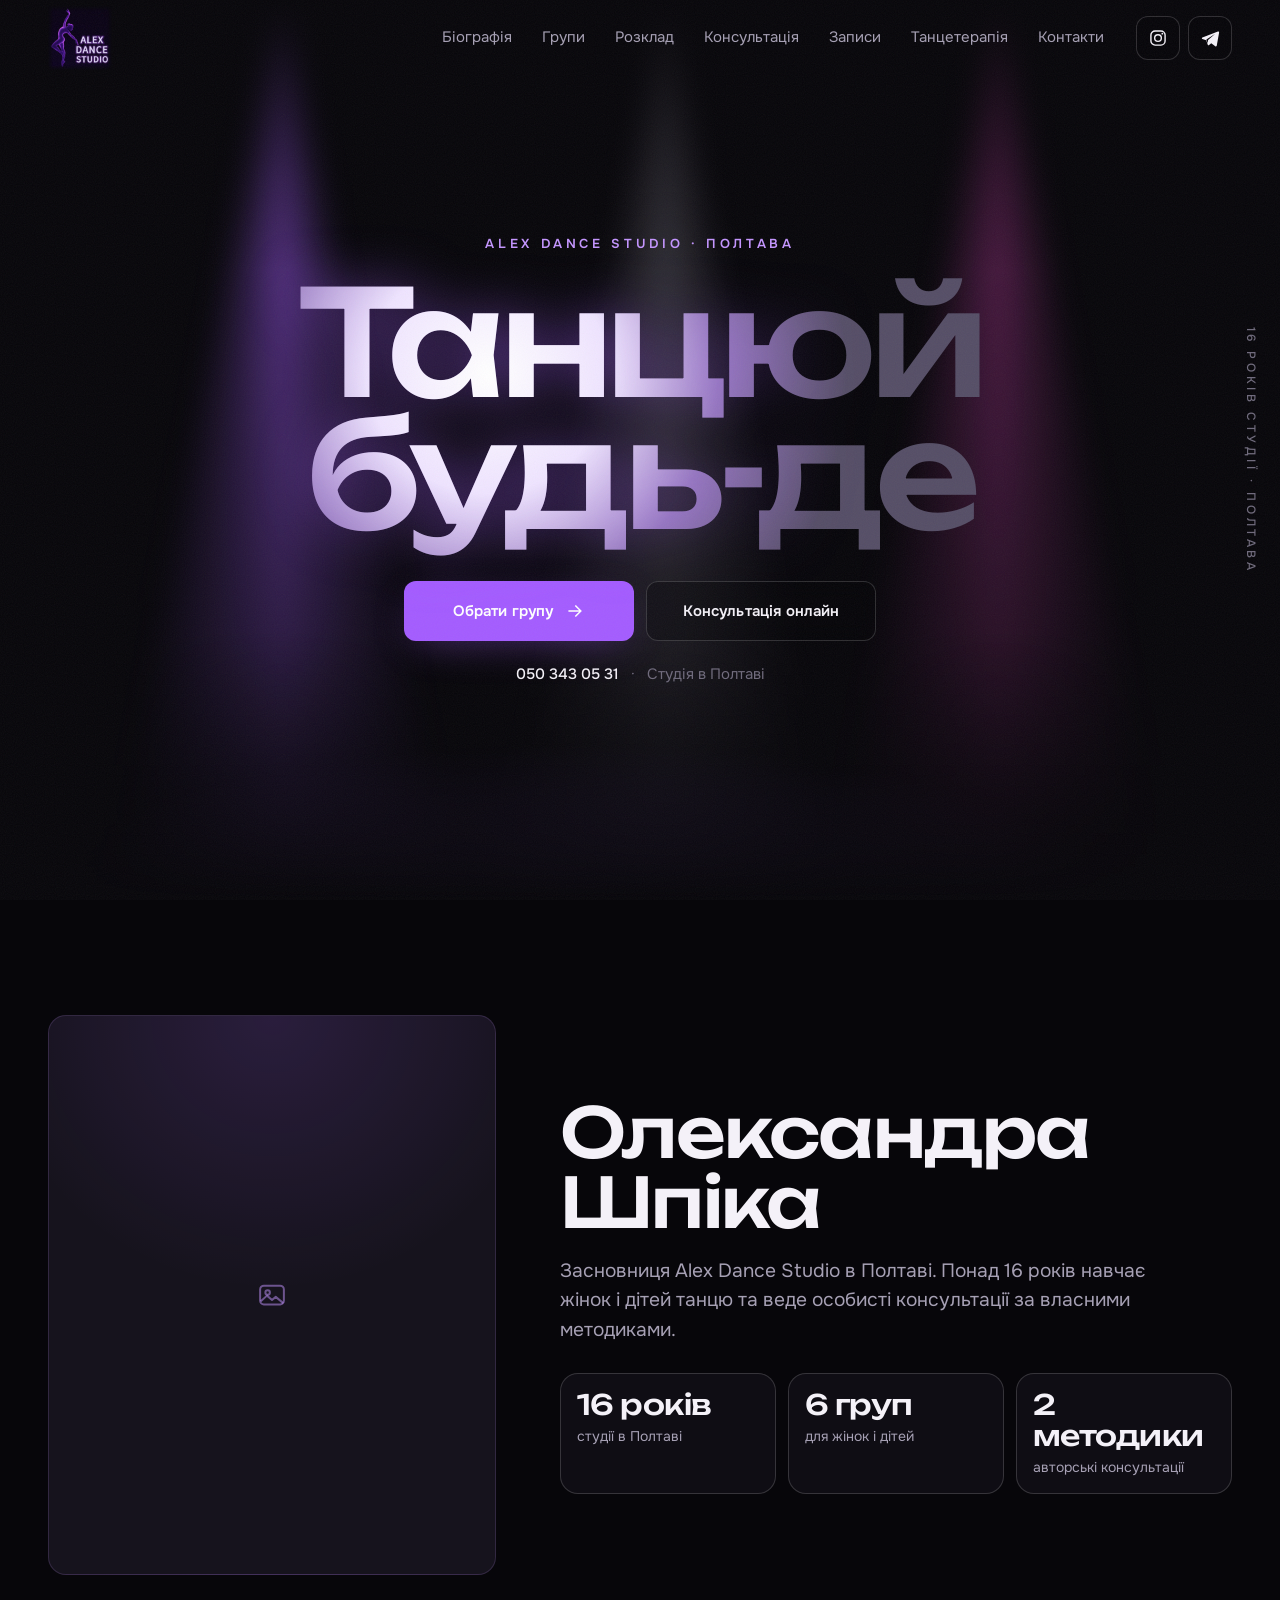
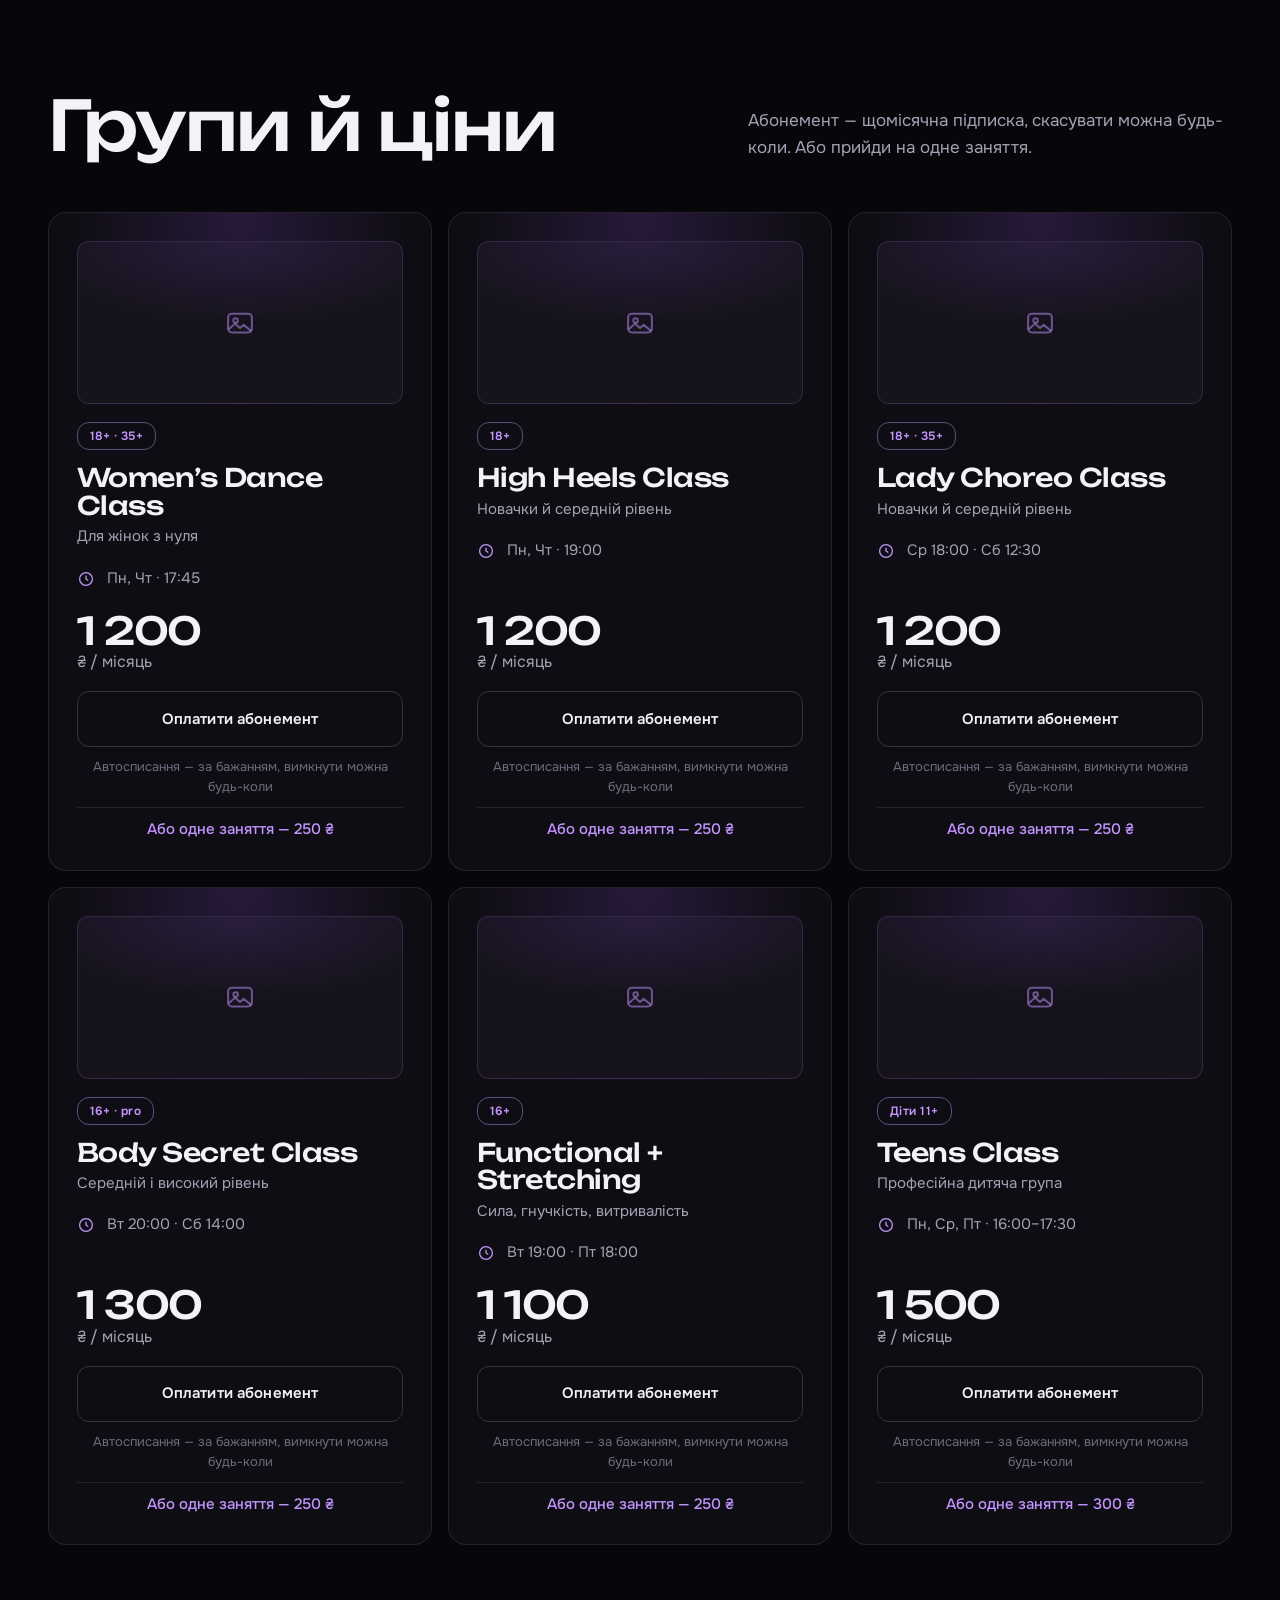
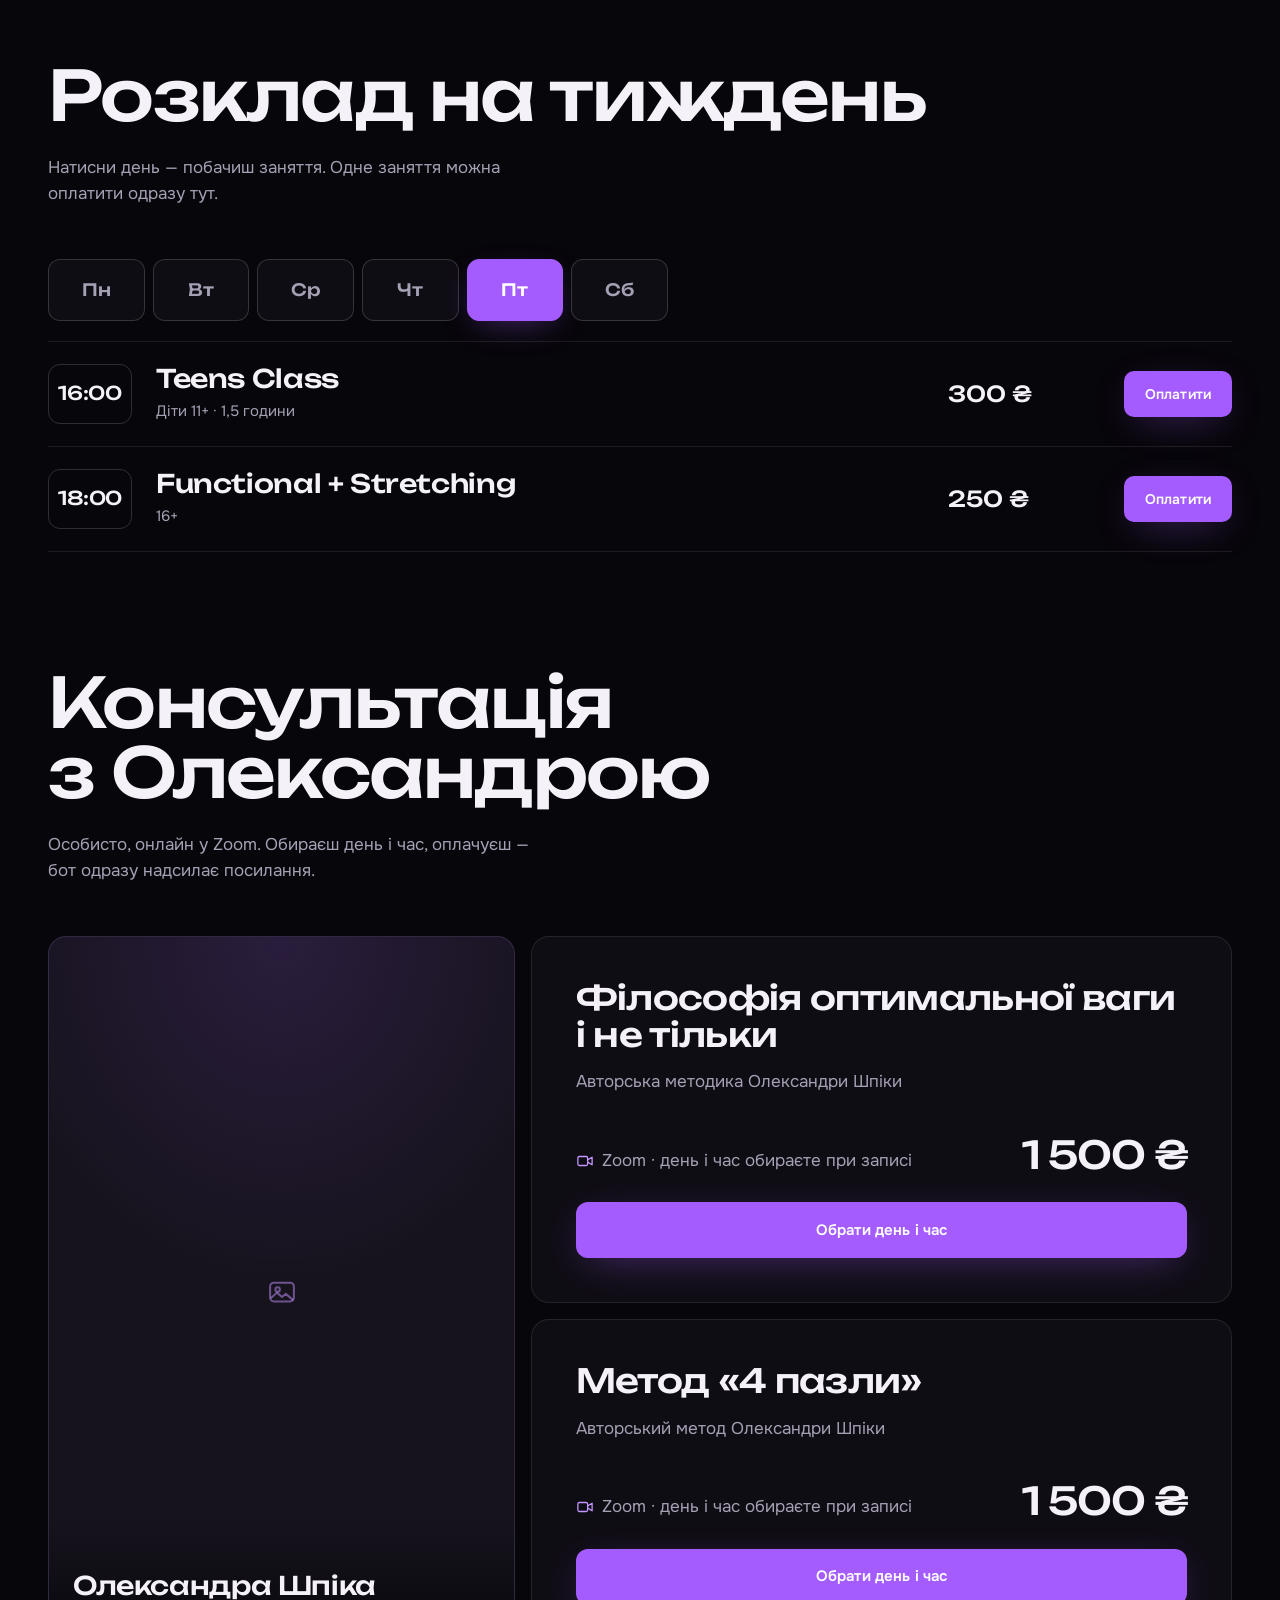
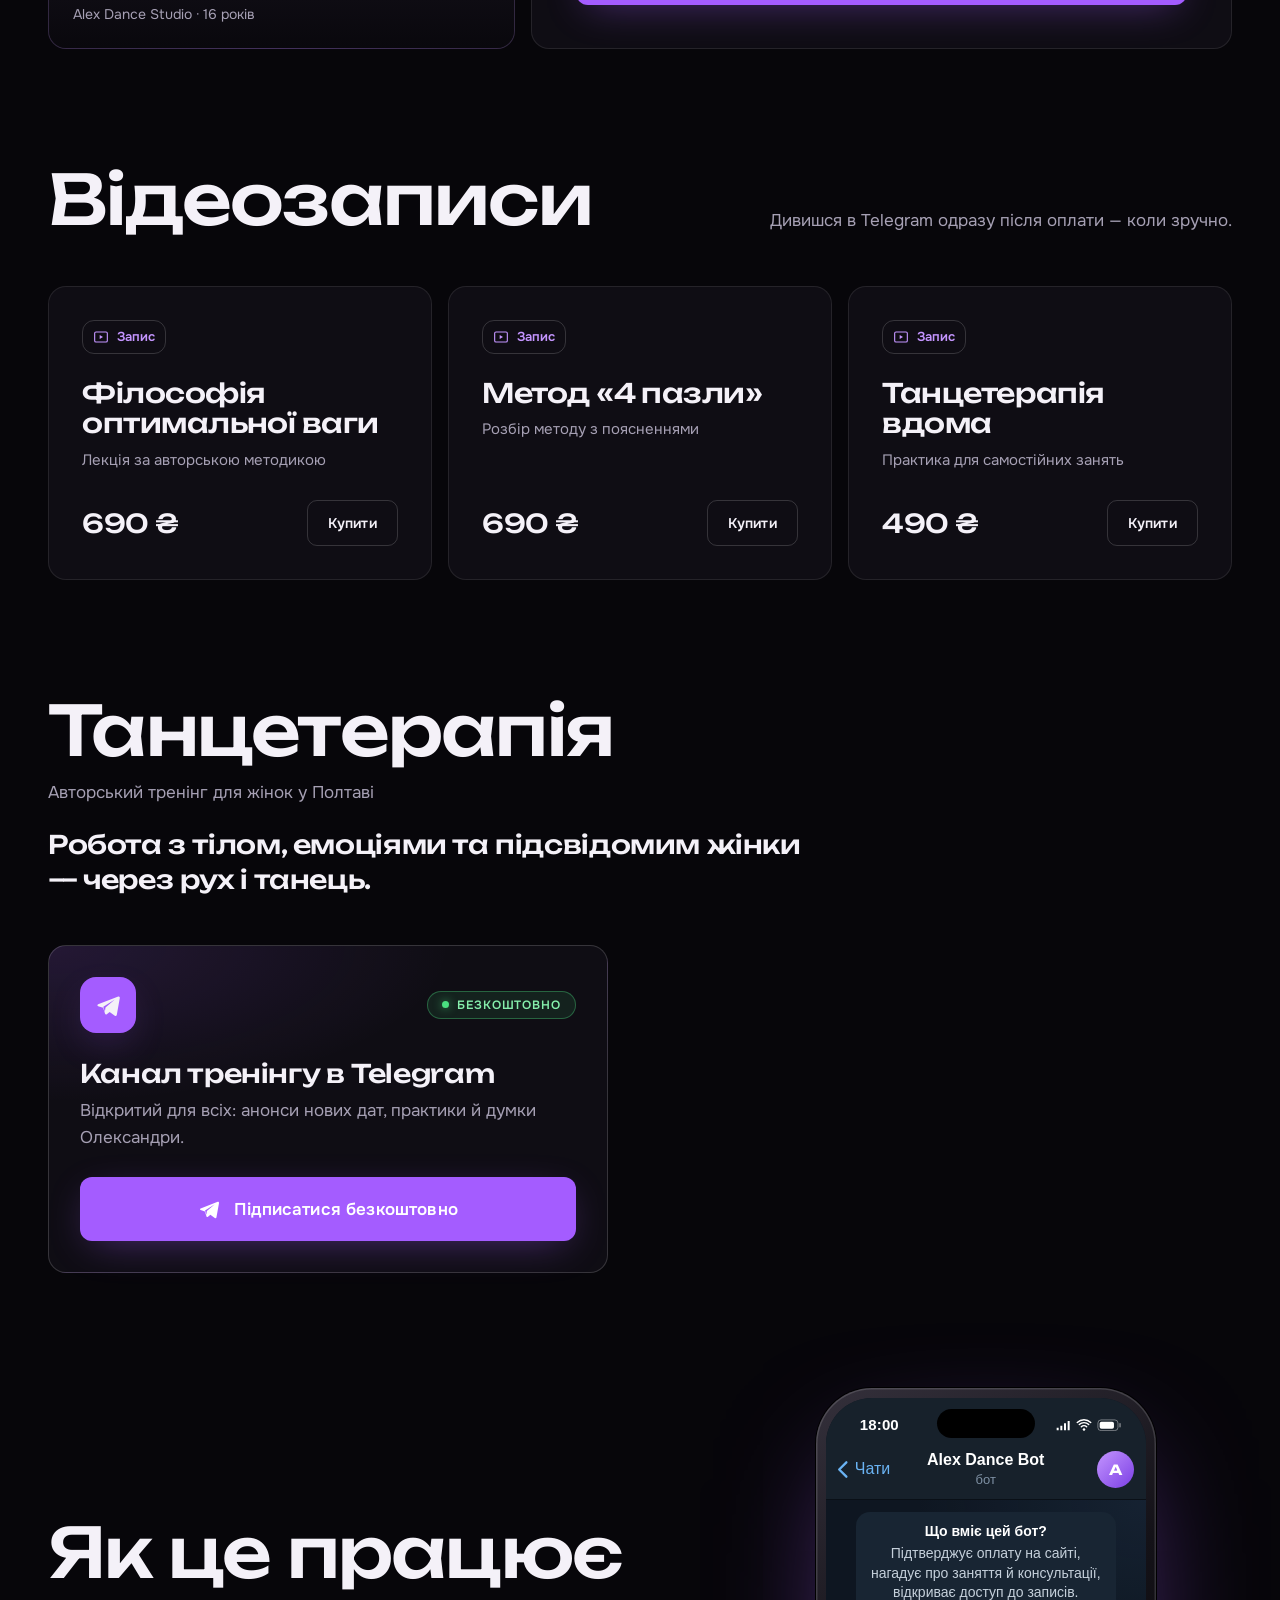
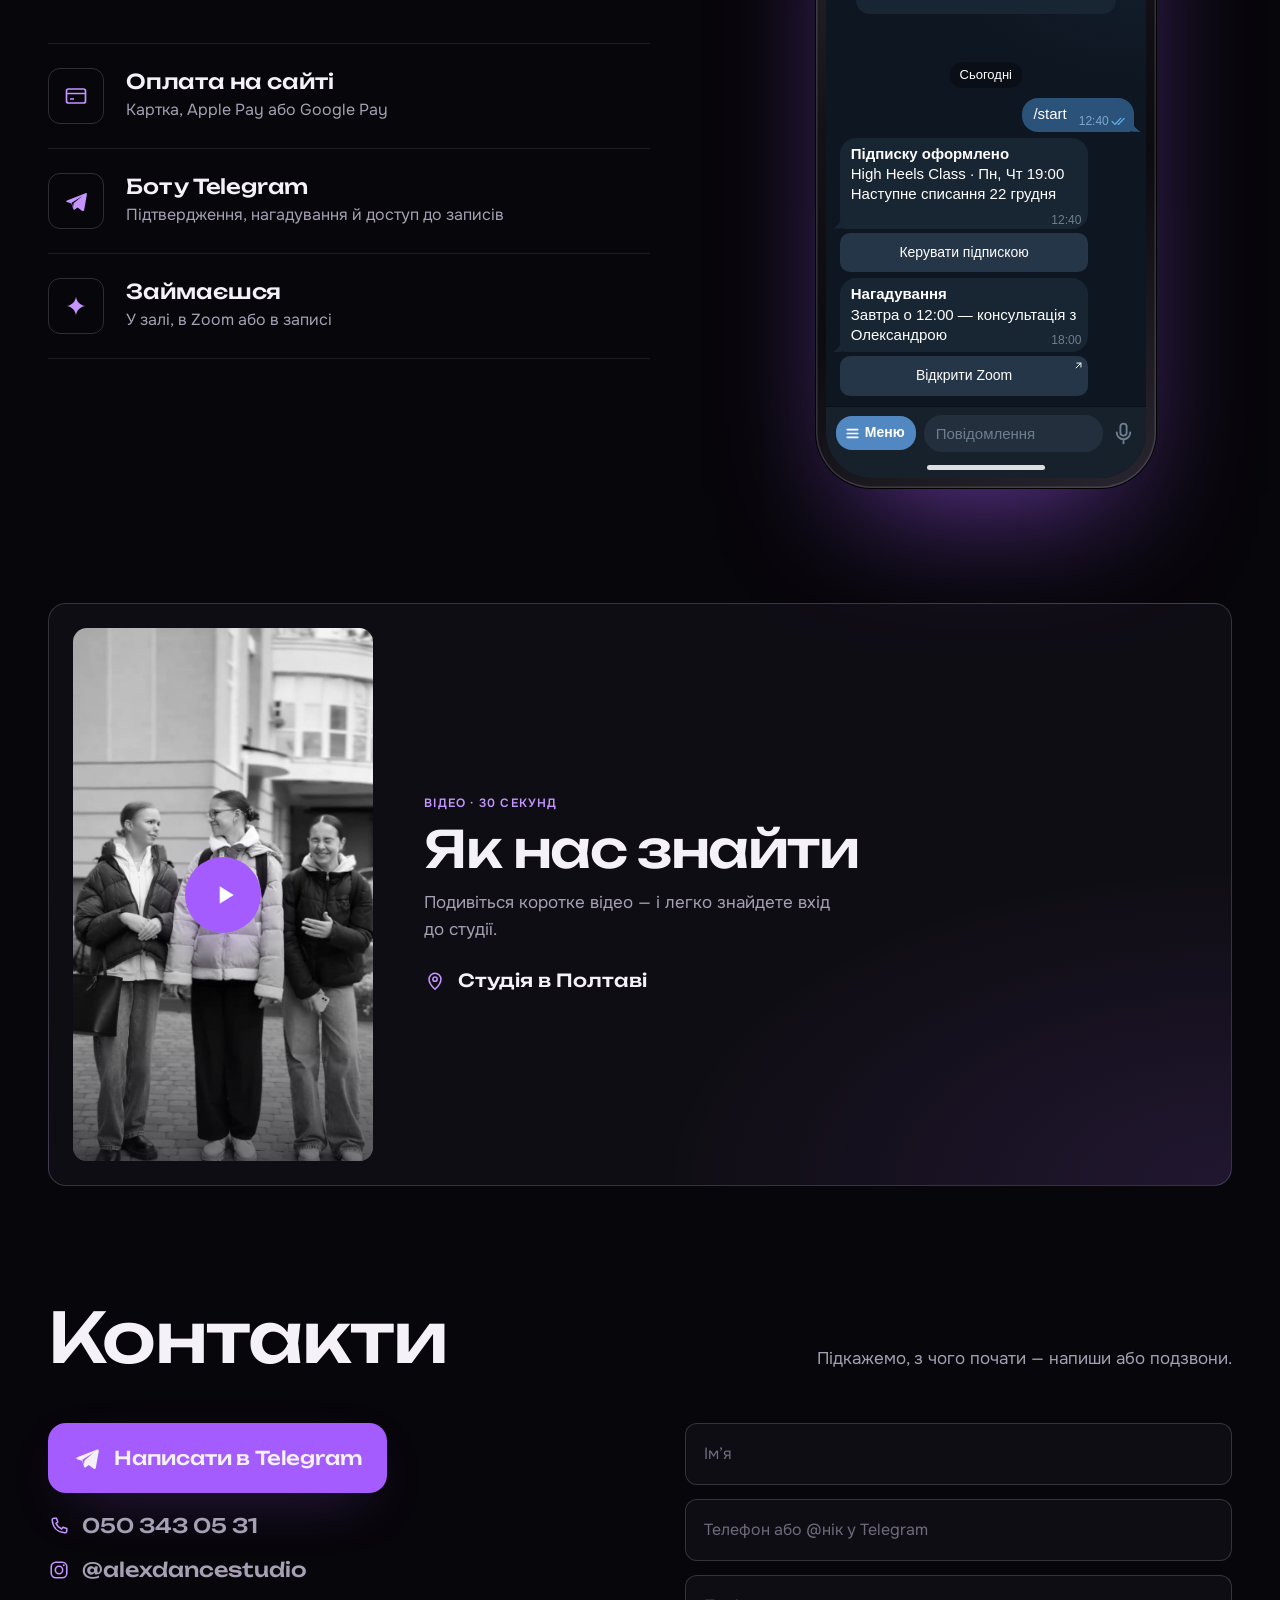
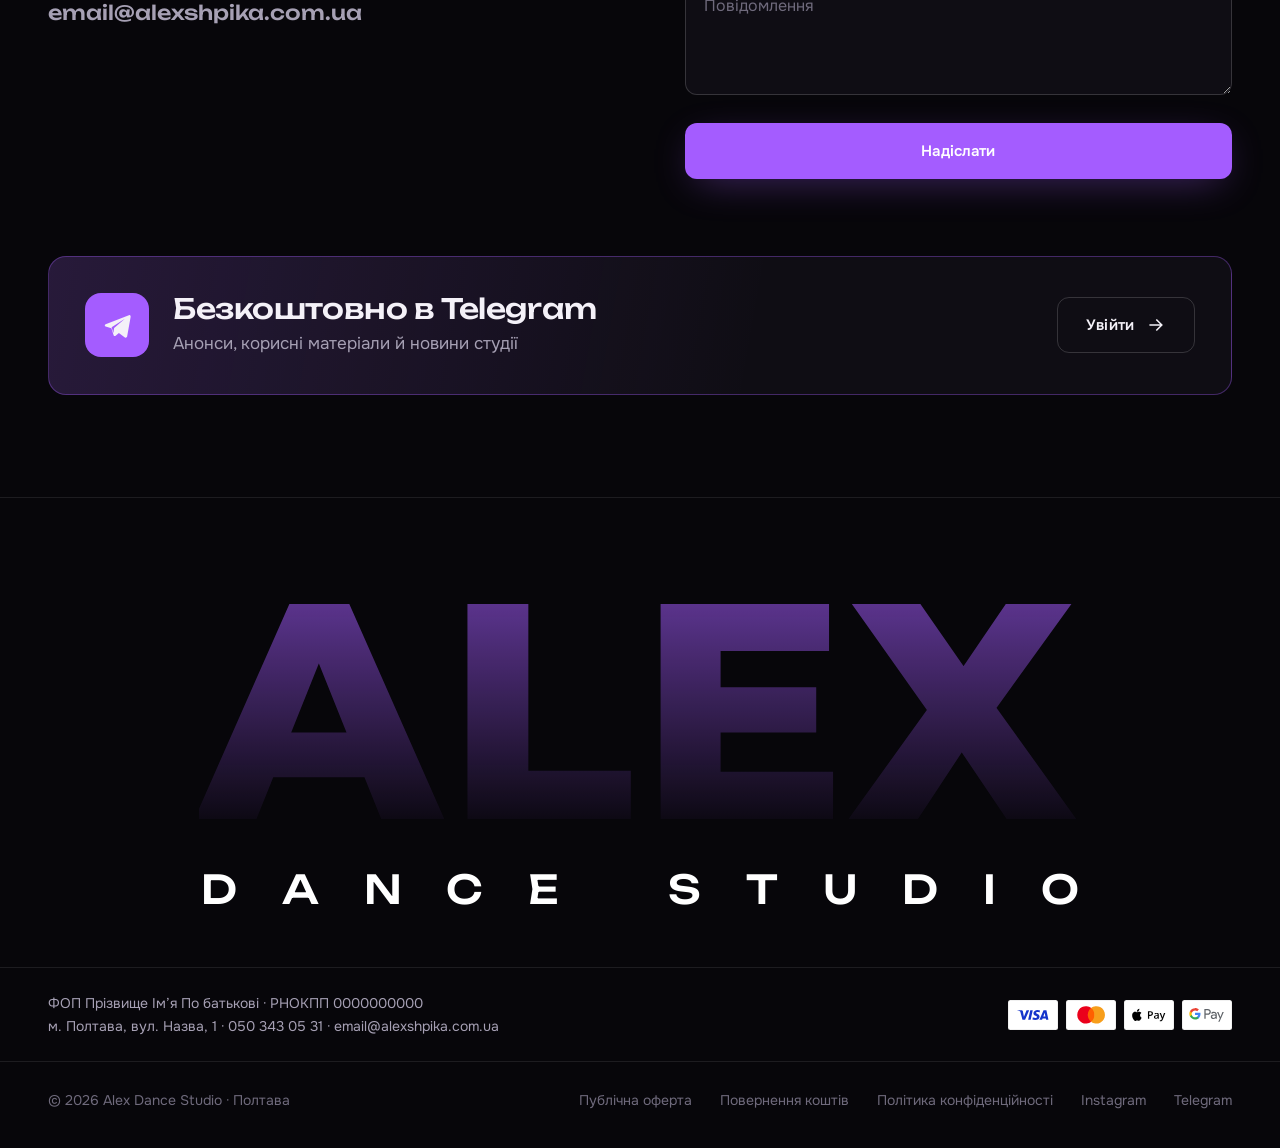
<file: index.html>
<!doctype html>
<html lang="uk">
<head>
<meta charset="utf-8">
<meta name="viewport" content="width=device-width, initial-scale=1, viewport-fit=cover">
<title>Alex Dance Studio — студія танцю в Полтаві</title>
<meta name="description" content="Студія танцю в Полтаві: групи для жінок і дітей, абонементи з онлайн-оплатою, особисті консультації Олександри Шпіки в Zoom, записи й тренінг «Танцетерапія».">
<meta name="theme-color" content="#07060a">
<style>html{background:#07060a}</style>
<script>!function(){var w=0,d=document.documentElement;function s(){if(innerWidth!==w||matchMedia('(hover:hover)').matches){w=innerWidth;d.style.setProperty('--vh1',innerHeight/100+'px')}}s();addEventListener('resize',s);d.classList.add('js')}()</script>
<link rel="preconnect" href="https://fonts.googleapis.com">
<link rel="preconnect" href="https://fonts.gstatic.com" crossorigin>
<link rel="stylesheet" href="https://fonts.googleapis.com/css2?family=Onest:wght@400;500;600&family=Unbounded:wght@400;500;600;700&display=swap">
<!-- велике ALEX у підвалі: у Unbounded буква E з вигином на лівій стінці, тут стінки рівні; лише 4 літери -->
<link rel="stylesheet" href="https://fonts.googleapis.com/css2?family=Montserrat:wght@800&text=ALEX&display=swap">
<link rel="icon" href="img/logo-180.jpg">
<link rel="apple-touch-icon" href="img/logo-180.jpg">
<link rel="stylesheet" href="style.css?v=42">
</head>
<body class="page-home" data-api="https://ortiatyxntdikaldepbp.supabase.co/functions/v1/tg-alexdance">

<svg width="0" height="0" style="position:absolute" aria-hidden="true">
  <symbol id="i-arrow" viewBox="0 0 24 24"><path d="M5 12h13M13 6l6 6-6 6" fill="none" stroke="currentColor" stroke-width="1.8" stroke-linecap="square"/></symbol>
  <symbol id="i-tg" viewBox="0 0 24 24"><path d="M21.5 4.2 2.9 11.4c-.9.4-.9 1.4 0 1.7l4.6 1.5 1.8 5.5c.2.7 1 .9 1.6.4l2.6-2.1 4.8 3.5c.7.5 1.6.1 1.8-.7L22.9 5.6c.2-1-.6-1.8-1.4-1.4ZM9.7 14.3l-.6 4-1.4-4.6 10.6-6.8-8.6 7.4Z" fill="currentColor"/></symbol>
  <symbol id="i-ig" viewBox="0 0 24 24"><rect x="3.5" y="3.5" width="17" height="17" rx="5" fill="none" stroke="currentColor" stroke-width="1.7"/><circle cx="12" cy="12" r="4" fill="none" stroke="currentColor" stroke-width="1.7"/><circle cx="17.2" cy="6.8" r="1.1" fill="currentColor"/></symbol>
  <symbol id="i-phone" viewBox="0 0 24 24"><path d="M6.6 3.5h2.6l1.5 4.2-2 1.4a12 12 0 0 0 6.2 6.2l1.4-2 4.2 1.5v2.6c0 1.2-1 2.1-2.2 2C10.4 18.8 5.2 13.6 4.6 5.7c-.1-1.2.8-2.2 2-2.2Z" fill="none" stroke="currentColor" stroke-width="1.7" stroke-linejoin="round"/></symbol>
  <symbol id="i-card" viewBox="0 0 24 24"><rect x="2.5" y="5" width="19" height="14" rx="2" fill="none" stroke="currentColor" stroke-width="1.7"/><path d="M2.5 9.5h19M6 15h4" stroke="currentColor" stroke-width="1.7"/></symbol>
  <symbol id="i-cam" viewBox="0 0 24 24"><rect x="2.5" y="6" width="13" height="12" rx="2" fill="none" stroke="currentColor" stroke-width="1.7"/><path d="m15.5 10.5 6-3.5v10l-6-3.5" fill="none" stroke="currentColor" stroke-width="1.7" stroke-linejoin="round"/></symbol>
  <symbol id="i-check" viewBox="0 0 24 24"><path d="m4.5 12.5 5 5 10-11" fill="none" stroke="currentColor" stroke-width="2" stroke-linecap="square"/></symbol>
  <symbol id="i-clock" viewBox="0 0 24 24"><circle cx="12" cy="12" r="8.5" fill="none" stroke="currentColor" stroke-width="1.7"/><path d="M12 7.5V12l3 2" fill="none" stroke="currentColor" stroke-width="1.7"/></symbol>
  <symbol id="i-bell" viewBox="0 0 24 24"><path d="M6 16.5V11a6 6 0 0 1 12 0v5.5l1.5 1.5h-15L6 16.5ZM10 20.5h4" fill="none" stroke="currentColor" stroke-width="1.7" stroke-linejoin="round"/></symbol>
  <symbol id="i-lock" viewBox="0 0 24 24"><rect x="4.5" y="10.5" width="15" height="10" rx="2" fill="none" stroke="currentColor" stroke-width="1.7"/><path d="M8 10.5V7.5a4 4 0 0 1 8 0v3" fill="none" stroke="currentColor" stroke-width="1.7"/></symbol>
  <symbol id="i-close" viewBox="0 0 24 24"><path d="m6 6 12 12M18 6 6 18" stroke="currentColor" stroke-width="1.8"/></symbol>
  <symbol id="i-menu" viewBox="0 0 24 24"><path d="M4 8h16M4 16h16" stroke="currentColor" stroke-width="1.8"/></symbol>
  <symbol id="i-spark" viewBox="0 0 24 24"><path d="M12 2.5c.6 5.2 4.3 8.9 9.5 9.5-5.2.6-8.9 4.3-9.5 9.5-.6-5.2-4.3-8.9-9.5-9.5 5.2-.6 8.9-4.3 9.5-9.5Z" fill="currentColor"/></symbol>
  <symbol id="i-repeat" viewBox="0 0 24 24"><path d="M4 11V9.5A3.5 3.5 0 0 1 7.5 6H19m-3-3 3 3-3 3M20 13v1.5a3.5 3.5 0 0 1-3.5 3.5H5m3 3-3-3 3-3" fill="none" stroke="currentColor" stroke-width="1.7" stroke-linecap="square"/></symbol>
  <symbol id="i-cal" viewBox="0 0 24 24"><rect x="3.5" y="5" width="17" height="15.5" rx="2" fill="none" stroke="currentColor" stroke-width="1.7"/><path d="M3.5 10h17M8 3v4M16 3v4M7.5 14h3v3h-3z" fill="none" stroke="currentColor" stroke-width="1.7"/></symbol>
  <symbol id="i-play" viewBox="0 0 24 24"><rect x="2.5" y="4.5" width="19" height="15" rx="2" fill="none" stroke="currentColor" stroke-width="1.7"/><path d="M10 9v6l5-3-5-3Z" fill="currentColor"/></symbol>
  <symbol id="i-pin" viewBox="0 0 24 24"><path d="M12 21s-6.5-6-6.5-11a6.5 6.5 0 0 1 13 0c0 5-6.5 11-6.5 11Z" fill="none" stroke="currentColor" stroke-width="1.7" stroke-linejoin="round"/><circle cx="12" cy="10" r="2.3" fill="none" stroke="currentColor" stroke-width="1.7"/></symbol>
  <symbol id="i-gift" viewBox="0 0 24 24"><rect x="3.5" y="8.5" width="17" height="4" rx="1" fill="none" stroke="currentColor" stroke-width="1.7"/><path d="M5 12.5v8h14v-8M12 8.5v12M12 8.5c-1.5-3.5-5.5-3.5-5.5-1.2 0 1.2 1.5 1.2 5.5 1.2Zm0 0c1.5-3.5 5.5-3.5 5.5-1.2 0 1.2-1.5 1.2-5.5 1.2Z" fill="none" stroke="currentColor" stroke-width="1.7" stroke-linejoin="round"/></symbol>
  <symbol id="i-photo" viewBox="0 0 24 24"><rect x="2.5" y="4.5" width="19" height="15" rx="3" fill="none" stroke="currentColor" stroke-width="1.6"/><circle cx="8.5" cy="10" r="1.8" fill="none" stroke="currentColor" stroke-width="1.6"/><path d="m3 17 5-4.5 4 3.5 3-2.5 6 5" fill="none" stroke="currentColor" stroke-width="1.6" stroke-linejoin="round"/></symbol>
  <symbol id="i-play-fill" viewBox="0 0 24 24"><path d="M8 5.5v13l10.5-6.5L8 5.5Z" fill="currentColor"/></symbol>
  <symbol id="i-back" viewBox="0 0 24 24"><path d="M15 4.5 7.5 12l7.5 7.5" fill="none" stroke="currentColor" stroke-width="2.4" stroke-linecap="round" stroke-linejoin="round"/></symbol>
  <symbol id="i-dcheck" viewBox="0 0 24 24"><path d="m1.5 12.5 4.5 4.5 8.5-9M10.5 16.2l.8.8 8.5-9" fill="none" stroke="currentColor" stroke-width="1.8" stroke-linecap="round" stroke-linejoin="round"/></symbol>
  <symbol id="i-out" viewBox="0 0 24 24"><path d="M8 5.5h10.5V16M18.5 5.5 5.5 18.5" fill="none" stroke="currentColor" stroke-width="2.6" stroke-linecap="round" stroke-linejoin="round"/></symbol>
  <symbol id="i-mic" viewBox="0 0 24 24"><rect x="9" y="2.5" width="6" height="11.5" rx="3" fill="none" stroke="currentColor" stroke-width="1.8"/><path d="M5.5 11a6.5 6.5 0 0 0 13 0M12 17.5v4" fill="none" stroke="currentColor" stroke-width="1.8" stroke-linecap="round"/></symbol>
  <symbol id="i-lines" viewBox="0 0 24 24"><path d="M4.5 6.5h15M4.5 12h15M4.5 17.5h15" stroke="currentColor" stroke-width="2.2" stroke-linecap="round"/></symbol>
  <symbol id="i-signal" viewBox="0 0 24 24"><path d="M2.5 16h3v4h-3zM8 13h3v7H8zM13.5 9.5h3V20h-3zM19 6h3v14h-3z" fill="currentColor"/></symbol>
  <symbol id="i-wifi" viewBox="0 0 24 24"><circle cx="12" cy="18.6" r="1.9" fill="currentColor"/><path d="M8 14.6a5.7 5.7 0 0 1 8 0M4.9 11.4a10.1 10.1 0 0 1 14.2 0M1.9 8.2a14.4 14.4 0 0 1 20.2 0" fill="none" stroke="currentColor" stroke-width="2.1" stroke-linecap="round"/></symbol>
  <symbol id="i-bat" viewBox="0 0 28 14"><rect x="1" y="1" width="22.5" height="12" rx="3.6" fill="none" stroke="currentColor" stroke-opacity=".45"/><rect x="3" y="3" width="16" height="8" rx="2" fill="currentColor"/><path d="M25.8 5.2v3.6" stroke="currentColor" stroke-opacity=".45" stroke-width="1.6" stroke-linecap="round"/></symbol>
</svg>

<header class="hd" id="hd">
  <div class="wrap hd__in">
    <a class="logo" href="index.html" aria-label="Alex Dance Studio — на головну">
      <img src="img/logo.jpg" alt="Alex Dance Studio" width="64" height="64">
    </a>
    <nav class="nav" aria-label="Розділи">
      <a href="#bio">Біографія</a>
      <a href="#groups">Групи</a>
      <a href="#schedule">Розклад</a>
      <a href="#consult">Консультація</a>
      <a href="#records">Записи</a>
      <a href="#therapy">Танцетерапія</a>
      <a href="#contact">Контакти</a>
    </nav>
    <div class="hd__act">
      <a class="tile" href="https://www.instagram.com/alexdancestudio/" target="_blank" rel="noopener" aria-label="Instagram" data-link="instagram"><svg><use href="#i-ig"/></svg></a>
      <a class="tile" href="#contact" aria-label="Telegram"><svg><use href="#i-tg"/></svg></a>
      <button class="tile tile--menu" id="menuBtn" aria-label="Меню" aria-expanded="false" aria-controls="mnav"><svg><use href="#i-menu"/></svg></button>
    </div>
  </div>
  <div class="mnav" id="mnav" hidden>
    <nav class="mnav__links" aria-label="Меню">
      <a href="#bio">Біографія</a>
      <a href="#groups">Групи</a>
      <a href="#schedule">Розклад</a>
      <a href="#consult">Консультація</a>
      <a href="#records">Записи</a>
      <a href="#therapy">Танцетерапія</a>
      <a href="#contact">Контакти</a>
    </nav>
    <a class="mnav__tel" href="tel:+380503430531" data-txt="phone">050 343 05 31</a>
  </div>
</header>

<main>
  <section class="hero" id="hero">
    <div class="stage" aria-hidden="true">
      <i class="beam beam--1"></i>
      <i class="beam beam--2"></i>
      <i class="beam beam--3"></i>
      <i class="floor"></i>
    </div>
    <div class="wrap hero__in">
      <p class="hero__kicker" data-txt="hero_kicker">Alex Dance Studio · Полтава</p>
      <h1 class="hero__t" id="heroT" aria-label="Танцюй будь-де">
        <span class="t-base" aria-hidden="true">Танцюй<br>будь-де</span>
        <span class="t-lit" aria-hidden="true">Танцюй<br>будь-де</span>
      </h1>
      <div class="hero__row">
        <div class="hero__cta">
          <a class="btn btn--ac" href="#groups">Обрати групу <svg><use href="#i-arrow"/></svg></a>
          <a class="btn btn--ghost" href="#consult">Консультація онлайн</a>
        </div>
      </div>
      <p class="hero__contact"><a href="tel:+380503430531" data-txt="phone">050 343 05 31</a><span>·</span><span data-txt="studio_address">Студія в Полтаві</span></p>
    </div>
    <p class="hero__side" aria-hidden="true" data-txt="hero_side">16 років студії · Полтава</p>
  </section>

  <section class="sec bio" id="bio">
    <div class="wrap bio__in">
      <figure class="bio__ph ph" data-photo="bio"><svg><use href="#i-photo"/></svg></figure>
      <div class="bio__txt">
        <h2 class="h2 rv" data-txt="bio_title">Олександра Шпіка</h2>
        <p class="bio__lead rv" data-txt="bio_text">Засновниця Alex Dance Studio в Полтаві. Понад 16 років навчає жінок і дітей танцю та веде особисті консультації за власними методиками.</p>
        <ul class="bio__facts rv" data-facts="bio_facts">
          <li><b>16 років</b><span>студії в Полтаві</span></li>
          <li><b>6 груп</b><span>для жінок і дітей</span></li>
          <li><b>2 методики</b><span>авторські консультації</span></li>
        </ul>
      </div>
    </div>
  </section>

  <section class="sec" id="groups">
    <div class="wrap">
      <div class="sec__hd">
        <h2 class="h2 rv" data-txt="groups_title">Групи й ціни</h2>
        <p class="sec__note rv" data-txt="plans_note">Абонемент — щомісячна підписка, скасувати можна будь-коли. Або прийди на одне заняття.</p>
      </div>
      <div class="plans">
        <article class="plan" data-spot data-group="womens">
          <div class="plan__ph ph" data-photo="group-womens-dance-class"><svg><use href="#i-photo"/></svg></div>
          <span class="plan__tag">18+ · 35+</span>
          <h3 class="plan__t">Women’s Dance Class</h3>
          <p class="plan__lvl">Для жінок з нуля</p>
          <ul class="plan__list">
            <li><svg><use href="#i-clock"/></svg>Пн, Чт · 17:45</li>
          </ul>
          <p class="plan__price"><b>1 200</b> ₴ / місяць</p>
          <p class="plan__spots" hidden></p>
          <button class="btn btn--line btn--full" data-pay data-order="sub:womens" data-sub data-month="1 200 ₴" data-kind="Абонемент" data-title="Women’s Dance Class" data-meta="Пн, Чт 17:45 · 8 занять щомісяця" data-price="1 200 ₴/міс" data-after="Бот підтвердить абонемент і нагадуватиме про заняття.">Оплатити абонемент</button>
          <p class="plan__note" data-txt="plan_note">Автосписання — за бажанням, вимкнути можна будь-коли</p>
          <a class="plan__one" href="#schedule" data-onegroup="womens">Або одне заняття — 250 ₴</a>
        </article>
        <article class="plan" data-spot data-group="heels">
          <div class="plan__ph ph" data-photo="group-high-heels-class"><svg><use href="#i-photo"/></svg></div>
          <span class="plan__tag">18+</span>
          <h3 class="plan__t">High Heels Class</h3>
          <p class="plan__lvl">Новачки й середній рівень</p>
          <ul class="plan__list">
            <li><svg><use href="#i-clock"/></svg>Пн, Чт · 19:00</li>
          </ul>
          <p class="plan__price"><b>1 200</b> ₴ / місяць</p>
          <p class="plan__spots" hidden></p>
          <button class="btn btn--line btn--full" data-pay data-order="sub:heels" data-sub data-month="1 200 ₴" data-kind="Абонемент" data-title="High Heels Class" data-meta="Пн, Чт 19:00 · 8 занять щомісяця" data-price="1 200 ₴/міс" data-after="Бот підтвердить абонемент і нагадуватиме про заняття.">Оплатити абонемент</button>
          <p class="plan__note" data-txt="plan_note">Автосписання — за бажанням, вимкнути можна будь-коли</p>
          <a class="plan__one" href="#schedule" data-onegroup="heels">Або одне заняття — 250 ₴</a>
        </article>
        <article class="plan" data-spot data-group="lady">
          <div class="plan__ph ph" data-photo="group-lady-choreo-class"><svg><use href="#i-photo"/></svg></div>
          <span class="plan__tag">18+ · 35+</span>
          <h3 class="plan__t">Lady Choreo Class</h3>
          <p class="plan__lvl">Новачки й середній рівень</p>
          <ul class="plan__list">
            <li><svg><use href="#i-clock"/></svg>Ср 18:00 · Сб 12:30</li>
          </ul>
          <p class="plan__price"><b>1 200</b> ₴ / місяць</p>
          <p class="plan__spots" hidden></p>
          <button class="btn btn--line btn--full" data-pay data-order="sub:lady" data-sub data-month="1 200 ₴" data-kind="Абонемент" data-title="Lady Choreo Class" data-meta="Ср 18:00, Сб 12:30 · 8 занять щомісяця" data-price="1 200 ₴/міс" data-after="Бот підтвердить абонемент і нагадуватиме про заняття.">Оплатити абонемент</button>
          <p class="plan__note" data-txt="plan_note">Автосписання — за бажанням, вимкнути можна будь-коли</p>
          <a class="plan__one" href="#schedule" data-onegroup="lady">Або одне заняття — 250 ₴</a>
        </article>
        <article class="plan" data-spot data-group="body">
          <div class="plan__ph ph" data-photo="group-body-secret-class"><svg><use href="#i-photo"/></svg></div>
          <span class="plan__tag">16+ · pro</span>
          <h3 class="plan__t">Body Secret Class</h3>
          <p class="plan__lvl">Середній і високий рівень</p>
          <ul class="plan__list">
            <li><svg><use href="#i-clock"/></svg>Вт 20:00 · Сб 14:00</li>
          </ul>
          <p class="plan__price"><b>1 300</b> ₴ / місяць</p>
          <p class="plan__spots" hidden></p>
          <button class="btn btn--line btn--full" data-pay data-order="sub:body" data-sub data-month="1 300 ₴" data-kind="Абонемент" data-title="Body Secret Class pro" data-meta="Вт 20:00, Сб 14:00 · 8 занять щомісяця" data-price="1 300 ₴/міс" data-after="Бот підтвердить абонемент і нагадуватиме про заняття.">Оплатити абонемент</button>
          <p class="plan__note" data-txt="plan_note">Автосписання — за бажанням, вимкнути можна будь-коли</p>
          <a class="plan__one" href="#schedule" data-onegroup="body">Або одне заняття — 250 ₴</a>
        </article>
        <article class="plan" data-spot data-group="functional">
          <div class="plan__ph ph" data-photo="group-functional-and-stretching"><svg><use href="#i-photo"/></svg></div>
          <span class="plan__tag">16+</span>
          <h3 class="plan__t">Functional + Stretching</h3>
          <p class="plan__lvl">Сила, гнучкість, витривалість</p>
          <ul class="plan__list">
            <li><svg><use href="#i-clock"/></svg>Вт 19:00 · Пт 18:00</li>
          </ul>
          <p class="plan__price"><b>1 100</b> ₴ / місяць</p>
          <p class="plan__spots" hidden></p>
          <button class="btn btn--line btn--full" data-pay data-order="sub:functional" data-sub data-month="1 100 ₴" data-kind="Абонемент" data-title="Functional + Stretching" data-meta="Вт 19:00, Пт 18:00 · 8 занять щомісяця" data-price="1 100 ₴/міс" data-after="Бот підтвердить абонемент і нагадуватиме про заняття.">Оплатити абонемент</button>
          <p class="plan__note" data-txt="plan_note">Автосписання — за бажанням, вимкнути можна будь-коли</p>
          <a class="plan__one" href="#schedule" data-onegroup="functional">Або одне заняття — 250 ₴</a>
        </article>
        <article class="plan" data-spot data-group="teens">
          <div class="plan__ph ph" data-photo="group-teens-class"><svg><use href="#i-photo"/></svg></div>
          <span class="plan__tag">Діти 11+</span>
          <h3 class="plan__t">Teens Class</h3>
          <p class="plan__lvl">Професійна дитяча група</p>
          <ul class="plan__list">
            <li><svg><use href="#i-clock"/></svg>Пн, Ср, Пт · 16:00–17:30</li>
          </ul>
          <p class="plan__price"><b>1 500</b> ₴ / місяць</p>
          <p class="plan__spots" hidden></p>
          <button class="btn btn--line btn--full" data-pay data-order="sub:teens" data-sub data-month="1 500 ₴" data-kind="Абонемент" data-title="Teens Class" data-meta="Пн, Ср, Пт 16:00–17:30 · 12 занять щомісяця" data-price="1 500 ₴/міс" data-after="Бот підтвердить абонемент і нагадуватиме про заняття.">Оплатити абонемент</button>
          <p class="plan__note" data-txt="plan_note">Автосписання — за бажанням, вимкнути можна будь-коли</p>
          <a class="plan__one" href="#schedule" data-onegroup="teens">Або одне заняття — 300 ₴</a>
        </article>
      </div>
    </div>
  </section>

  <section class="sec" id="schedule">
    <div class="wrap">
      <div class="sec__hd">
        <h2 class="h2 rv" data-txt="schedule_title">Розклад на тиждень</h2>
        <p class="sec__note rv" data-txt="schedule_note">Натисни день — побачиш заняття. Одне заняття можна оплатити одразу тут.</p>
      </div>
      <div class="sched">
      <div class="days rv" role="tablist" aria-label="День тижня">
        <button class="day" role="tab" data-day="1" aria-selected="true">Пн</button>
        <button class="day" role="tab" data-day="2" aria-selected="false">Вт</button>
        <button class="day" role="tab" data-day="3" aria-selected="false">Ср</button>
        <button class="day" role="tab" data-day="4" aria-selected="false">Чт</button>
        <button class="day" role="tab" data-day="5" aria-selected="false">Пт</button>
        <button class="day" role="tab" data-day="6" aria-selected="false">Сб</button>
      </div>
      <ul class="rows" role="tabpanel" data-day="1" aria-label="Понеділок">
        <li class="row" data-spot><span class="row__d"><b>16:00</b></span><div class="row__m"><h3>Teens Class</h3><p>Діти 11+ · 1,5 години</p></div><b class="row__p">300 ₴</b><button class="btn btn--ac btn--sm" data-pay data-order="single:teens:1" data-kind="Разове заняття" data-title="Teens Class" data-meta="Понеділок · 16:00–17:30 · студія в Полтаві" data-price="300 ₴" data-after="Чекаємо в студії. Бот нагадає за годину до заняття.">Оплатити</button></li>
        <li class="row" data-spot><span class="row__d"><b>17:45</b></span><div class="row__m"><h3>Women’s Dance Class</h3><p>18+ · 35+ · з нуля</p></div><b class="row__p">250 ₴</b><button class="btn btn--ac btn--sm" data-pay data-order="single:womens:1" data-kind="Разове заняття" data-title="Women’s Dance Class" data-meta="Понеділок · 17:45 · студія в Полтаві" data-price="250 ₴" data-after="Чекаємо в студії. Бот нагадає за годину до заняття.">Оплатити</button></li>
        <li class="row" data-spot><span class="row__d"><b>19:00</b></span><div class="row__m"><h3>High Heels Class</h3><p>18+ · новачки й середній рівень</p></div><b class="row__p">250 ₴</b><button class="btn btn--ac btn--sm" data-pay data-order="single:heels:1" data-kind="Разове заняття" data-title="High Heels Class" data-meta="Понеділок · 19:00 · студія в Полтаві" data-price="250 ₴" data-after="Чекаємо в студії. Бот нагадає за годину до заняття.">Оплатити</button></li>
      </ul>
      <ul class="rows" role="tabpanel" data-day="2" aria-label="Вівторок" hidden>
        <li class="row" data-spot><span class="row__d"><b>19:00</b></span><div class="row__m"><h3>Functional + Stretching</h3><p>16+</p></div><b class="row__p">250 ₴</b><button class="btn btn--ac btn--sm" data-pay data-order="single:functional:2" data-kind="Разове заняття" data-title="Functional + Stretching" data-meta="Вівторок · 19:00 · студія в Полтаві" data-price="250 ₴" data-after="Чекаємо в студії. Бот нагадає за годину до заняття.">Оплатити</button></li>
        <li class="row" data-spot><span class="row__d"><b>20:00</b></span><div class="row__m"><h3>Body Secret Class pro</h3><p>16+ · середній і високий рівень</p></div><b class="row__p">250 ₴</b><button class="btn btn--ac btn--sm" data-pay data-order="single:body:2" data-kind="Разове заняття" data-title="Body Secret Class pro" data-meta="Вівторок · 20:00 · студія в Полтаві" data-price="250 ₴" data-after="Чекаємо в студії. Бот нагадає за годину до заняття.">Оплатити</button></li>
      </ul>
      <ul class="rows" role="tabpanel" data-day="3" aria-label="Середа" hidden>
        <li class="row" data-spot><span class="row__d"><b>16:00</b></span><div class="row__m"><h3>Teens Class</h3><p>Діти 11+ · 1,5 години</p></div><b class="row__p">300 ₴</b><button class="btn btn--ac btn--sm" data-pay data-order="single:teens:3" data-kind="Разове заняття" data-title="Teens Class" data-meta="Середа · 16:00–17:30 · студія в Полтаві" data-price="300 ₴" data-after="Чекаємо в студії. Бот нагадає за годину до заняття.">Оплатити</button></li>
        <li class="row" data-spot><span class="row__d"><b>18:00</b></span><div class="row__m"><h3>Lady Choreo Class</h3><p>18+ · 35+ · новачки й середній рівень</p></div><b class="row__p">250 ₴</b><button class="btn btn--ac btn--sm" data-pay data-order="single:lady:3" data-kind="Разове заняття" data-title="Lady Choreo Class" data-meta="Середа · 18:00 · студія в Полтаві" data-price="250 ₴" data-after="Чекаємо в студії. Бот нагадає за годину до заняття.">Оплатити</button></li>
      </ul>
      <ul class="rows" role="tabpanel" data-day="4" aria-label="Четвер" hidden>
        <li class="row" data-spot><span class="row__d"><b>17:45</b></span><div class="row__m"><h3>Women’s Dance Class</h3><p>18+ · 35+ · з нуля</p></div><b class="row__p">250 ₴</b><button class="btn btn--ac btn--sm" data-pay data-order="single:womens:4" data-kind="Разове заняття" data-title="Women’s Dance Class" data-meta="Четвер · 17:45 · студія в Полтаві" data-price="250 ₴" data-after="Чекаємо в студії. Бот нагадає за годину до заняття.">Оплатити</button></li>
        <li class="row" data-spot><span class="row__d"><b>19:00</b></span><div class="row__m"><h3>High Heels Class</h3><p>18+ · новачки й середній рівень</p></div><b class="row__p">250 ₴</b><button class="btn btn--ac btn--sm" data-pay data-order="single:heels:4" data-kind="Разове заняття" data-title="High Heels Class" data-meta="Четвер · 19:00 · студія в Полтаві" data-price="250 ₴" data-after="Чекаємо в студії. Бот нагадає за годину до заняття.">Оплатити</button></li>
      </ul>
      <ul class="rows" role="tabpanel" data-day="5" aria-label="Пʼятниця" hidden>
        <li class="row" data-spot><span class="row__d"><b>16:00</b></span><div class="row__m"><h3>Teens Class</h3><p>Діти 11+ · 1,5 години</p></div><b class="row__p">300 ₴</b><button class="btn btn--ac btn--sm" data-pay data-order="single:teens:5" data-kind="Разове заняття" data-title="Teens Class" data-meta="Пʼятниця · 16:00–17:30 · студія в Полтаві" data-price="300 ₴" data-after="Чекаємо в студії. Бот нагадає за годину до заняття.">Оплатити</button></li>
        <li class="row" data-spot><span class="row__d"><b>18:00</b></span><div class="row__m"><h3>Functional + Stretching</h3><p>16+</p></div><b class="row__p">250 ₴</b><button class="btn btn--ac btn--sm" data-pay data-order="single:functional:5" data-kind="Разове заняття" data-title="Functional + Stretching" data-meta="Пʼятниця · 18:00 · студія в Полтаві" data-price="250 ₴" data-after="Чекаємо в студії. Бот нагадає за годину до заняття.">Оплатити</button></li>
      </ul>
      <ul class="rows" role="tabpanel" data-day="6" aria-label="Субота" hidden>
        <li class="row" data-spot><span class="row__d"><b>12:30</b></span><div class="row__m"><h3>Lady Choreo Class</h3><p>18+ · 35+ · новачки й середній рівень</p></div><b class="row__p">250 ₴</b><button class="btn btn--ac btn--sm" data-pay data-order="single:lady:6" data-kind="Разове заняття" data-title="Lady Choreo Class" data-meta="Субота · 12:30 · студія в Полтаві" data-price="250 ₴" data-after="Чекаємо в студії. Бот нагадає за годину до заняття.">Оплатити</button></li>
        <li class="row" data-spot><span class="row__d"><b>14:00</b></span><div class="row__m"><h3>Body Secret Class pro</h3><p>16+ · середній і високий рівень</p></div><b class="row__p">250 ₴</b><button class="btn btn--ac btn--sm" data-pay data-order="single:body:6" data-kind="Разове заняття" data-title="Body Secret Class pro" data-meta="Субота · 14:00 · студія в Полтаві" data-price="250 ₴" data-after="Чекаємо в студії. Бот нагадає за годину до заняття.">Оплатити</button></li>
      </ul>
      </div>
    </div>
  </section>

  <section class="sec" id="consult">
    <div class="wrap">
      <div class="sec__hd">
        <h2 class="h2 rv" data-txt="consult_title">Консультація з&nbsp;Олександрою</h2>
        <p class="sec__note rv" data-txt="consult_note">Особисто, онлайн у Zoom. Обираєш день і час, оплачуєш — бот одразу надсилає посилання.</p>
      </div>
    </div>
    <div class="wrap kons">
      <figure class="author ph" data-photo="author">
        <svg><use href="#i-photo"/></svg>
        <figcaption class="author__cap"><b>Олександра Шпіка</b><span>Alex Dance Studio · 16 років</span></figcaption>
      </figure>
      <div class="cons">
        <article class="con" data-spot>
          <h3 class="con__t">Філософія оптимальної ваги і&nbsp;не&nbsp;тільки</h3>
          <p class="con__d">Авторська методика Олександри Шпіки</p>
          <span class="con__m"><svg><use href="#i-cam"/></svg><span data-txt="consult_meta">Zoom · день і час обираєте при записі</span></span>
          <b class="con__p">1 500 ₴</b>
          <button class="btn btn--ac" data-pay data-order="consult:weight" data-kind="Особиста консультація" data-title="Філософія оптимальної ваги і не тільки" data-meta="Олександра Шпіка · онлайн у Zoom" data-price="1 500 ₴" data-after="Бот одразу надішле посилання на Zoom і нагадає за годину до початку.">Обрати день і час</button>
        </article>
        <article class="con" data-spot>
          <h3 class="con__t">Метод «4&nbsp;пазли»</h3>
          <p class="con__d">Авторський метод Олександри Шпіки</p>
          <span class="con__m"><svg><use href="#i-cam"/></svg><span data-txt="consult_meta">Zoom · день і час обираєте при записі</span></span>
          <b class="con__p">1 500 ₴</b>
          <button class="btn btn--ac" data-pay data-order="consult:puzzles" data-kind="Особиста консультація" data-title="Метод «4 пазли»" data-meta="Олександра Шпіка · онлайн у Zoom" data-price="1 500 ₴" data-after="Бот одразу надішле посилання на Zoom і нагадає за годину до початку.">Обрати день і час</button>
        </article>
      </div>
    </div>
  </section>

  <section class="sec" id="records">
    <div class="wrap">
      <div class="sec__hd">
        <h2 class="h2 rv" data-txt="records_title">Відеозаписи</h2>
        <p class="sec__note rv" data-txt="records_note">Дивишся в Telegram одразу після оплати — коли зручно.</p>
      </div>
      <div class="recs">
        <article class="rec" data-spot>
          <span class="rec__tag"><svg><use href="#i-play"/></svg>Запис</span>
          <h3 class="rec__t">Філософія оптимальної ваги</h3>
          <p class="rec__d">Лекція за авторською методикою</p>
          <div class="rec__foot"><b class="rec__p">690 ₴</b><button class="btn btn--line btn--sm" data-pay data-order="record:weight" data-kind="Запис" data-title="Філософія оптимальної ваги" data-meta="Доступ у Telegram одразу після оплати" data-price="690 ₴" data-after="Бот надішле доступ до запису в Telegram.">Купити</button></div>
        </article>
        <article class="rec" data-spot>
          <span class="rec__tag"><svg><use href="#i-play"/></svg>Запис</span>
          <h3 class="rec__t">Метод «4&nbsp;пазли»</h3>
          <p class="rec__d">Розбір методу з поясненнями</p>
          <div class="rec__foot"><b class="rec__p">690 ₴</b><button class="btn btn--line btn--sm" data-pay data-order="record:puzzles" data-kind="Запис" data-title="Метод «4 пазли»" data-meta="Доступ у Telegram одразу після оплати" data-price="690 ₴" data-after="Бот надішле доступ до запису в Telegram.">Купити</button></div>
        </article>
        <article class="rec" data-spot>
          <span class="rec__tag"><svg><use href="#i-play"/></svg>Запис</span>
          <h3 class="rec__t">Танцетерапія вдома</h3>
          <p class="rec__d">Практика для самостійних занять</p>
          <div class="rec__foot"><b class="rec__p">490 ₴</b><button class="btn btn--line btn--sm" data-pay data-order="record:therapy" data-kind="Запис" data-title="Танцетерапія вдома" data-meta="Доступ у Telegram одразу після оплати" data-price="490 ₴" data-after="Бот надішле доступ до запису в Telegram.">Купити</button></div>
        </article>
      </div>
    </div>
  </section>

  <section class="sec therapy" id="therapy">
    <div class="wrap">
      <div class="therapy__txt">
        <h2 class="h2 rv" data-txt="therapy_title">Танцетерапія</h2>
        <p class="sec__note rv" data-txt="therapy_note">Авторський тренінг для жінок у Полтаві</p>
        <p class="therapy__lead rv" data-txt="therapy_lead">Робота з тілом, емоціями та підсвідомим жінки — через рух і танець.</p>
      </div>
      <div class="therapy__grid">
        <div class="tfree rv">
          <div class="tfree__top">
            <span class="tfree__ic"><svg><use href="#i-tg"/></svg></span>
            <span class="tfree__tag" data-txt="therapy_free_tag">Безкоштовно</span>
          </div>
          <h3 class="tfree__t" data-txt="therapy_free_title">Канал тренінгу в Telegram</h3>
          <p class="tfree__d" data-txt="therapy_free_text">Відкритий для всіх: анонси нових дат, практики й думки Олександри.</p>
          <a class="btn btn--ac btn--big" href="#" data-tg data-link="therapy_channel"><svg><use href="#i-tg"/></svg>Підписатися безкоштовно</a>
        </div>
        <div class="tevs" data-events hidden>
          <p class="tevs__h"><span data-txt="therapy_events_title">Найближчий тренінг</span></p>
          <div class="evs"></div>
        </div>
      </div>
    </div>
  </section>
  <section class="sec how" id="how">
    <div class="wrap how__in">
      <h2 class="h2 how__h rv" data-txt="how_title">Як це працює</h2>
      <ol class="steps how__steps">
          <li class="step rv">
            <span class="step__ic"><svg><use href="#i-card"/></svg></span>
            <div><h3 data-txt="how_1_t">Оплата на сайті</h3><p data-txt="how_1_d">Картка, Apple Pay або Google Pay</p></div>
          </li>
          <li class="step rv">
            <span class="step__ic"><svg><use href="#i-tg"/></svg></span>
            <div><h3 data-txt="how_2_t">Бот у Telegram</h3><p data-txt="how_2_d">Підтвердження, нагадування й доступ до записів</p></div>
          </li>
          <li class="step rv">
            <span class="step__ic"><svg><use href="#i-spark"/></svg></span>
            <div><h3 data-txt="how_3_t">Займаєшся</h3><p data-txt="how_3_d">У залі, в Zoom або в записі</p></div>
          </li>
      </ol>

      <div class="tgp" id="phone" role="img" aria-label="Чат з ботом студії в Telegram: підписку оформлено, нагадування про консультацію з кнопкою «Відкрити Zoom»">
        <div class="tgp__screen" aria-hidden="true">
          <div class="tgp__status">
            <b>18:00</b><i class="tgp__island"></i>
            <span class="tgp__sys"><svg><use href="#i-signal"/></svg><svg><use href="#i-wifi"/></svg><svg class="tgp__bat"><use href="#i-bat"/></svg></span>
          </div>
          <div class="tgp__head">
            <span class="tgp__back"><svg><use href="#i-back"/></svg>Чати</span>
            <span class="tgp__who"><b>Alex Dance Bot</b><small>бот</small></span>
            <span class="tgp__ava">A</span>
          </div>
          <div class="tgp__chat">
            <div class="tgp__about"><b>Що вміє цей бот?</b>Підтверджує оплату на сайті, нагадує про заняття й консультації, відкриває доступ до записів.</div>
            <span class="tgp__date">Сьогодні</span>
            <div class="bub bub--out">/start<span class="tm">12:40<svg><use href="#i-dcheck"/></svg></span></div>
            <div class="bmsg">
              <div class="bub bub--in"><b>Підписку оформлено</b><br>High Heels Class · Пн, Чт 19:00<br>Наступне списання 22 грудня<span class="tm">12:40</span></div>
              <span class="kb">Керувати підпискою</span>
            </div>
            <div class="bmsg">
              <div class="bub bub--in"><b>Нагадування</b><br>Завтра о 12:00 — консультація з Олександрою<span class="tm">18:00</span></div>
              <span class="kb">Відкрити Zoom<svg><use href="#i-out"/></svg></span>
            </div>
          </div>
          <div class="tgp__bar">
            <span class="tgp__menu"><svg><use href="#i-lines"/></svg>Меню</span>
            <span class="tgp__input">Повідомлення</span>
            <svg class="tgp__mic"><use href="#i-mic"/></svg>
          </div>
        </div>
      </div>
    </div>
  </section>
  <section class="sec find-sec" id="find">
    <div class="wrap">
      <div class="find rv">
        <div class="find__vid" data-vid>
          <video src="img/find-us.mp4" poster="img/find-us.jpg" playsinline preload="none" aria-label="Відео: як знайти студію"></video>
          <button class="find__play" type="button" aria-label="Дивитися відео"><svg><use href="#i-play-fill"/></svg></button>
        </div>
        <div class="find__txt">
          <p class="find__k">Відео · 30 секунд</p>
          <h3 class="find__t" data-txt="find_title">Як нас знайти</h3>
          <p class="find__d" data-txt="find_text">Подивіться коротке відео — і легко знайдете вхід до студії.</p>
          <p class="find__addr"><svg><use href="#i-pin"/></svg><span data-txt="studio_address">Студія в Полтаві</span></p>
          <a class="btn btn--line" href="#" target="_blank" rel="noopener" data-map hidden>Маршрут у Google Maps <svg><use href="#i-arrow"/></svg></a>
        </div>
      </div>
    </div>
  </section>

  <section class="sec contact" id="contact">
    <div class="wrap">
      <div class="sec__hd">
        <h2 class="h2 rv" data-txt="contact_title">Контакти</h2>
        <p class="sec__note rv" data-txt="contact_note">Підкажемо, з чого почати — напиши або подзвони.</p>
      </div>
    </div>
    <div class="wrap contact__in">
      <div class="contact__l">
        <a class="tg rv" href="#" data-tg data-link="telegram"><svg><use href="#i-tg"/></svg>Написати в Telegram</a>
        <a class="tel rv" href="tel:+380503430531"><svg><use href="#i-phone"/></svg><span data-txt="phone">050 343 05 31</span></a>
        <a class="tel rv" href="https://www.instagram.com/alexdancestudio/" target="_blank" rel="noopener" data-link="instagram"><svg><use href="#i-ig"/></svg>@alexdancestudio</a>
        <a class="tel rv" href="mailto:email@alexshpika.com.ua" data-txt="email" data-mail>email@alexshpika.com.ua</a>
        <p class="contact__addr rv"><svg><use href="#i-pin"/></svg><span data-txt="studio_address">Студія в Полтаві</span></p>
      </div>
      <form class="form rv" id="form" novalidate>
        <label class="fld"><input name="name" required autocomplete="name" placeholder=" "><span>Ім’я</span></label>
        <label class="fld"><input name="contact" required autocomplete="tel" placeholder=" "><span>Телефон або @нік у Telegram</span></label>
        <label class="fld"><textarea name="msg" rows="3" placeholder=" "></textarea><span>Повідомлення</span></label>
        <button class="btn btn--ac btn--full" type="submit">Надіслати</button>
        <p class="form__ok" hidden><svg><use href="#i-check"/></svg>Дякуємо! Напишемо найближчим часом.</p>
      </form>
    </div>
  </section>

  <section class="free">
    <div class="wrap">
      <div class="free__in">
        <span class="free__ic"><svg><use href="#i-tg"/></svg></span>
        <div class="free__txt"><h3 data-txt="free_title">Безкоштовно в Telegram</h3><p data-txt="free_text">Анонси, корисні матеріали й новини студії</p></div>
        <a class="btn btn--line" href="#" data-tg data-link="telegram_free">Увійти <svg><use href="#i-arrow"/></svg></a>
      </div>
    </div>
  </section>
</main>

<footer class="ft">
  <div class="ft__brand" aria-hidden="true">
    <p class="ft__big">ALEX</p>
    <p class="ft__sub"><span>D</span><span>A</span><span>N</span><span>C</span><span>E</span><i></i><span>S</span><span>T</span><span>U</span><span>D</span><span>I</span><span>O</span></p>
  </div>
  <div class="wrap ft__req">
    <div class="ft__who">
      <p><span data-txt="seller_name">ФОП Прізвище Ім’я По батькові</span> · РНОКПП <span data-txt="seller_code">0000000000</span></p>
      <p><span data-txt="seller_address">м. Полтава, вул. Назва, 1</span> · <a href="tel:+380503430531" data-txt="phone">050 343 05 31</a> · <a href="mailto:email@alexshpika.com.ua" data-txt="email" data-mail>email@alexshpika.com.ua</a></p>
    </div>
    <span class="paylogos" aria-label="Приймаємо до оплати">
        <img src="img/pay/visa.svg" alt="Visa" width="40" height="24"><img src="img/pay/mastercard.svg" alt="Mastercard" width="40" height="24"><img src="img/pay/apple-pay.svg" alt="Apple Pay" width="40" height="24"><img src="img/pay/google-pay.svg" alt="Google Pay" width="40" height="24">
      </span>
  </div>
  <div class="wrap ft__row">
    <span>© 2026 Alex Dance Studio · Полтава</span>
    <nav class="ft__nav" aria-label="Документи й соцмережі">
      <a href="oferta.html">Публічна оферта</a>
      <a href="povernennya.html">Повернення коштів</a>
      <a href="polityka.html">Політика конфіденційності</a>
      <a href="https://www.instagram.com/alexdancestudio/" target="_blank" rel="noopener" data-link="instagram">Instagram</a>
      <a href="#" data-tg data-link="telegram">Telegram</a>
    </nav>
  </div>
</footer>

<a class="fab" id="fab" href="#contact" aria-label="Написати нам"><svg><use href="#i-tg"/></svg></a>

<!-- Оплата (демо) -->
<dialog class="pay" id="pay" aria-labelledby="payTitle">
  <div class="pay__in">
    <button class="tile pay__x" data-close aria-label="Закрити"><svg><use href="#i-close"/></svg></button>
    <div class="pay__step" id="pay1">
      <p class="pay__kind" id="payKind">Підписка</p>
      <h3 class="pay__t" id="payTitle">High Heels Class</h3>
      <p class="pay__meta" id="payMeta">Пн, Чт 19:00 · 8 занять щомісяця</p>
      <form id="payForm" novalidate>
        <div class="when" id="payWhen" hidden>
          <p class="when__l">День</p>
          <div class="when__days" id="whenDays"></div>
          <p class="when__l">Час</p>
          <div class="when__times" id="whenTimes"></div>
          <p class="when__note" id="whenNote" hidden></p>
        </div>
        <label class="fld"><input name="name" required autocomplete="name" placeholder=" "><span>Ім’я</span></label>
        <label class="fld"><input name="phone" required type="tel" autocomplete="tel" placeholder=" "><span>Телефон</span></label>
        <label class="fld"><input name="tg" autocomplete="off" placeholder=" "><span>Telegram @нік (необовʼязково)</span></label>
        <label class="chk" id="paySub" hidden><input type="checkbox" name="auto"><span>Продовжувати автоматично: з <b id="paySubDate">1-го числа</b> щомісяця списуватиметься <b id="paySubPrice">1 200 ₴</b> за весь місяць. Вимкнути можна будь-коли в боті.</span></label>
        <label class="chk" id="payAgree"><input type="checkbox" name="offer" required><span>Погоджуюсь з <a href="oferta.html" target="_blank" rel="noopener">публічною офертою</a>, <a href="povernennya.html" target="_blank" rel="noopener">умовами повернення</a> та <a href="polityka.html" target="_blank" rel="noopener">політикою конфіденційності</a></span></label>
        <button class="btn btn--ac btn--full" type="submit"><span id="payBtn">Оплатити</span> <span id="payPrice">1 200 ₴</span></button>
      </form>
      <p class="pay__safe"><svg><use href="#i-lock"/></svg>Безпечна оплата карткою</p>
      <span class="paylogos" aria-label="Приймаємо до оплати">
        <img src="img/pay/visa.svg" alt="Visa" width="40" height="24"><img src="img/pay/mastercard.svg" alt="Mastercard" width="40" height="24"><img src="img/pay/apple-pay.svg" alt="Apple Pay" width="40" height="24"><img src="img/pay/google-pay.svg" alt="Google Pay" width="40" height="24">
      </span>
    </div>
    <div class="pay__step" id="pay2" hidden>
      <span class="pay__ok"><svg><use href="#i-check"/></svg></span>
      <h3 class="pay__t" id="payDone">Оплачено</h3>
      <p class="pay__meta" id="payAfter">Бот підтвердить оплату в Telegram.</p>
      <a class="btn btn--ac btn--full" href="#" data-tg><svg><use href="#i-tg"/></svg>Відкрити бота в Telegram</a>
      <p class="pay__demo">Демо: справжня оплата підключається на останньому етапі</p>
    </div>
  </div>
</dialog>

<script src="platform.js?v=30"></script>
<script src="script.js?v=30"></script>
</body>
</html>
</file>
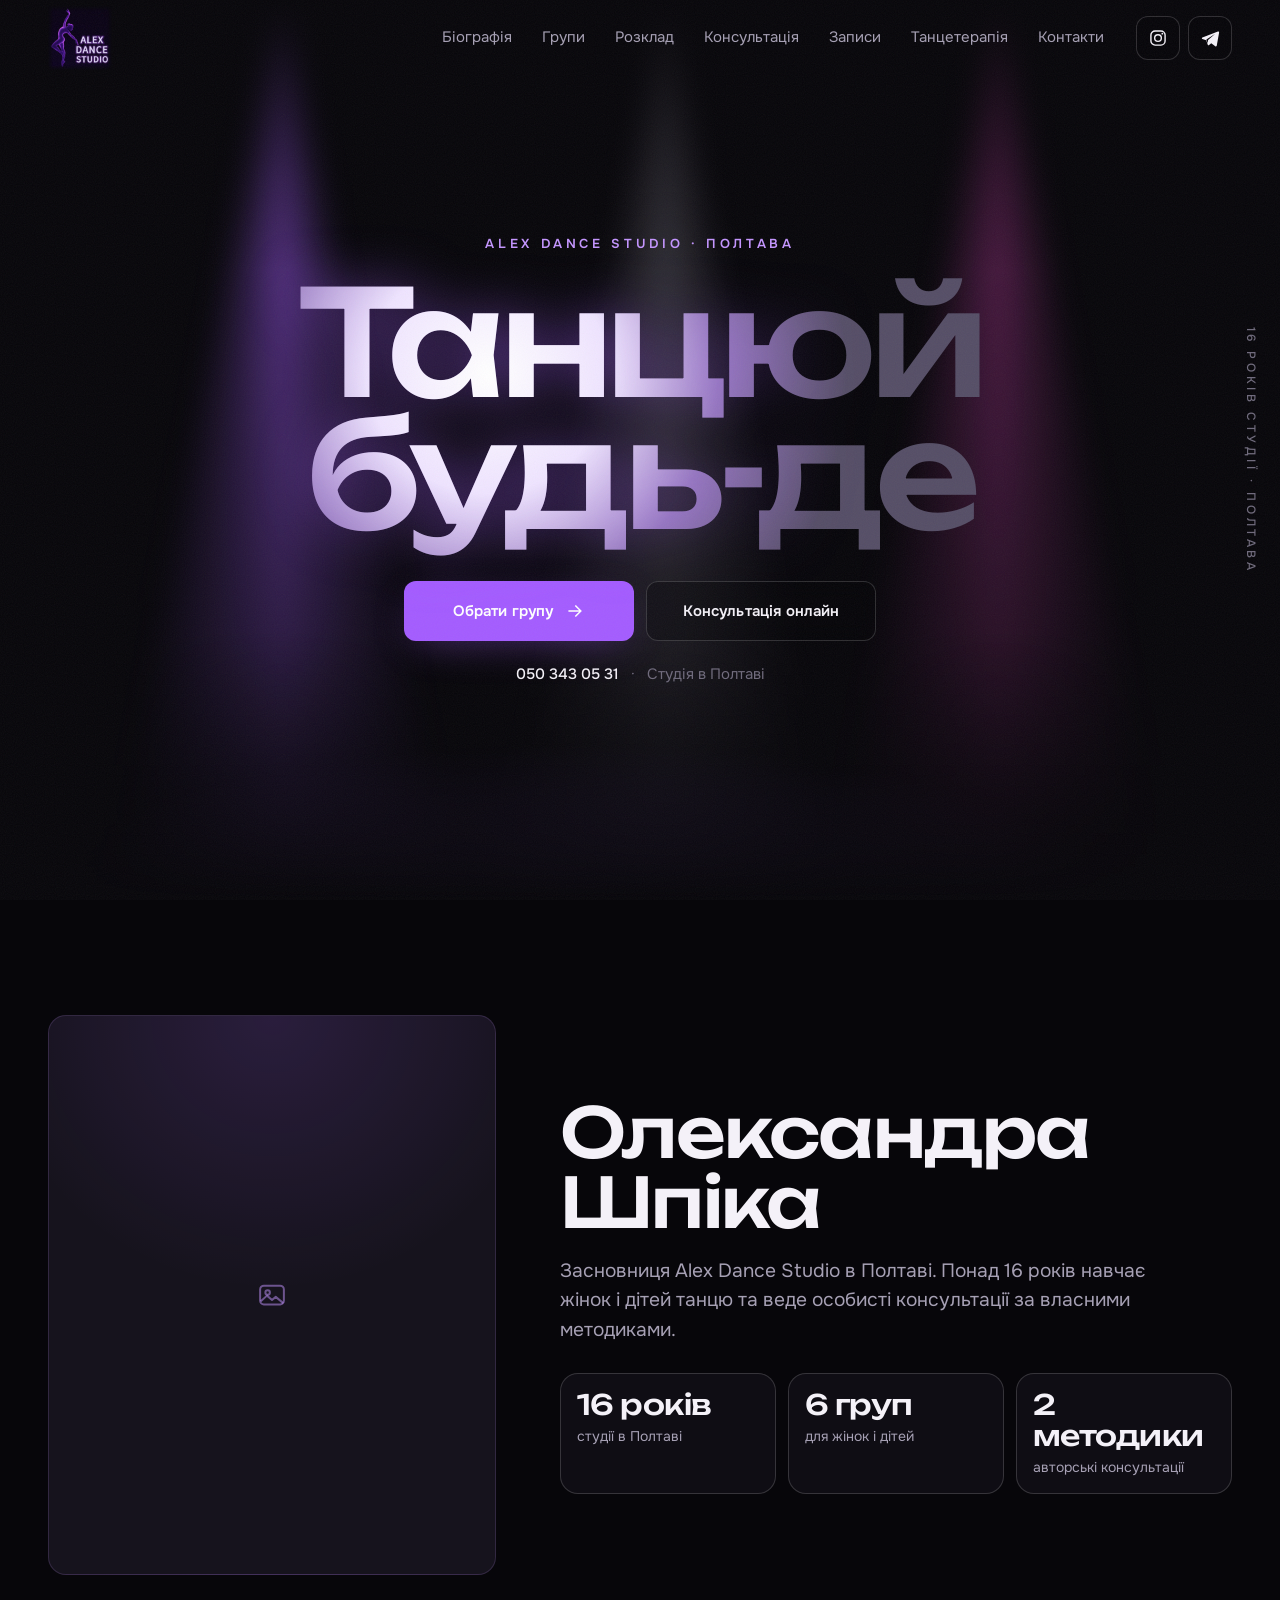
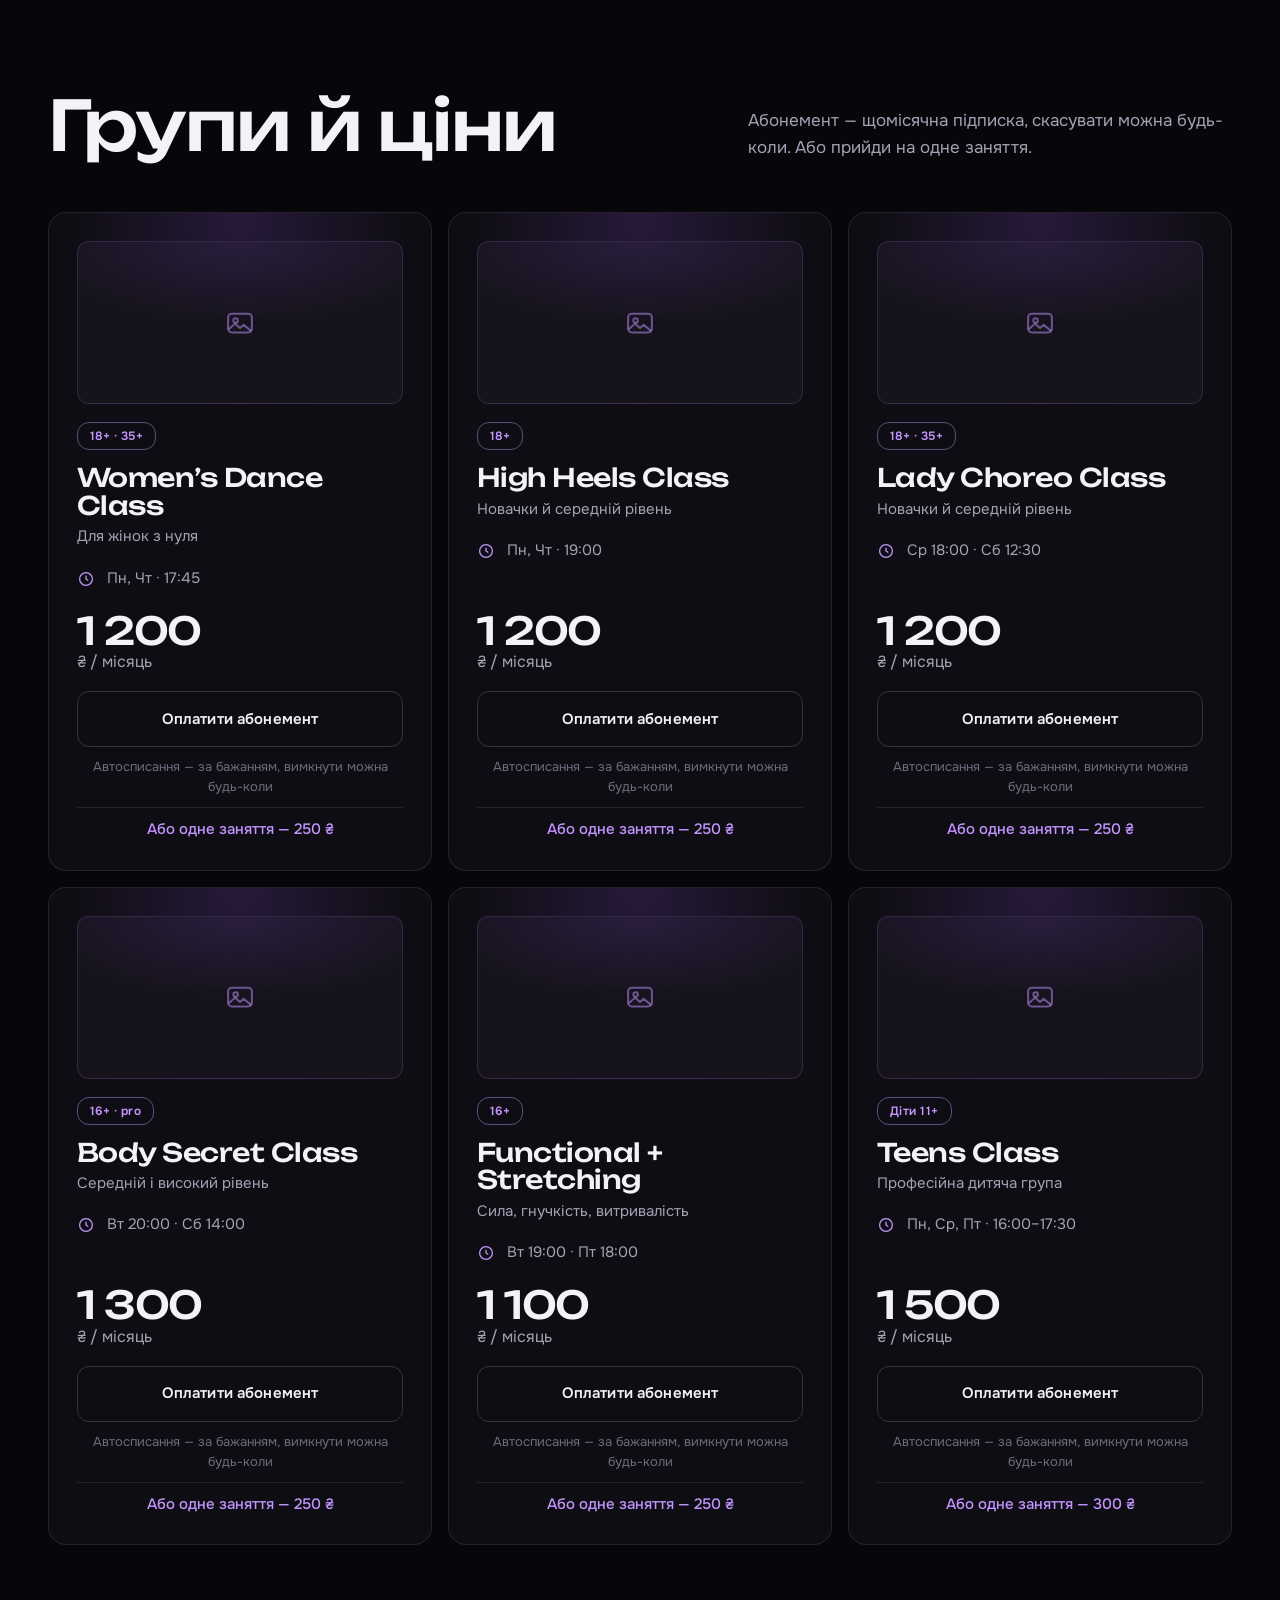
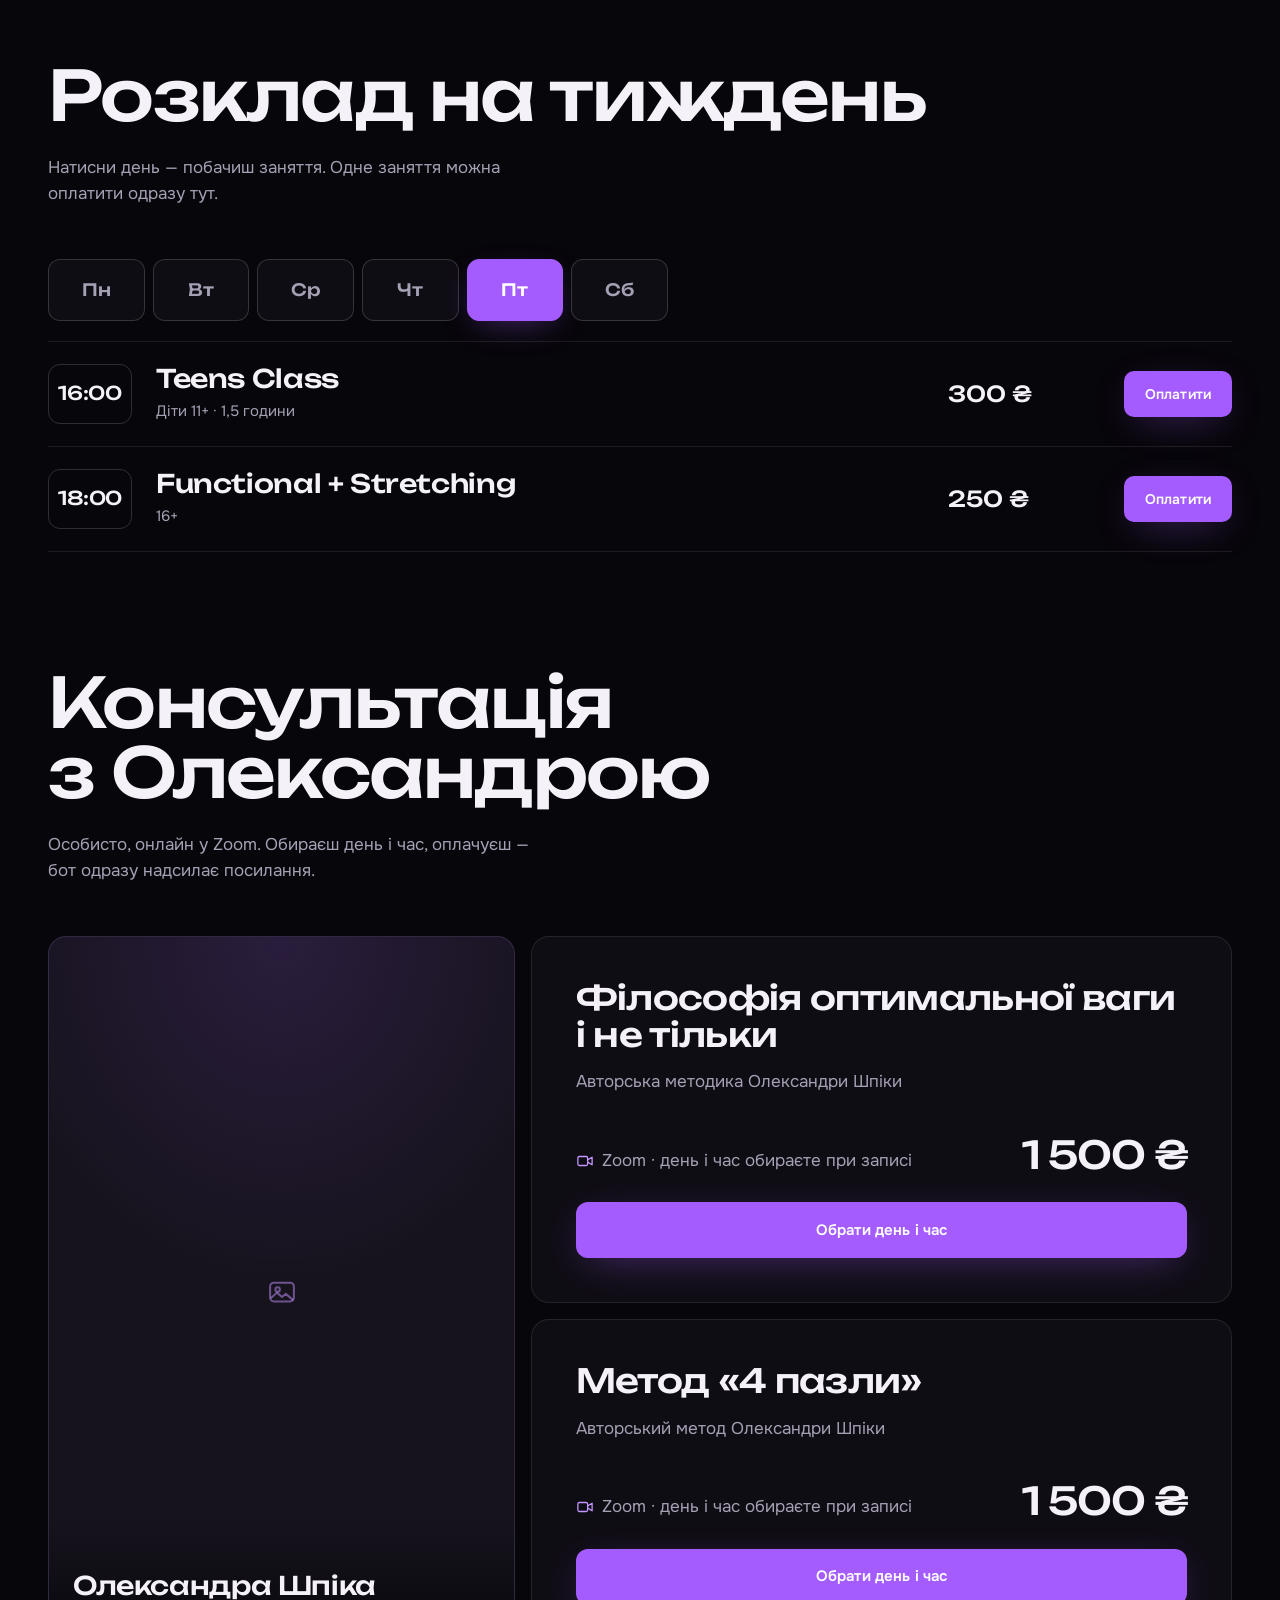
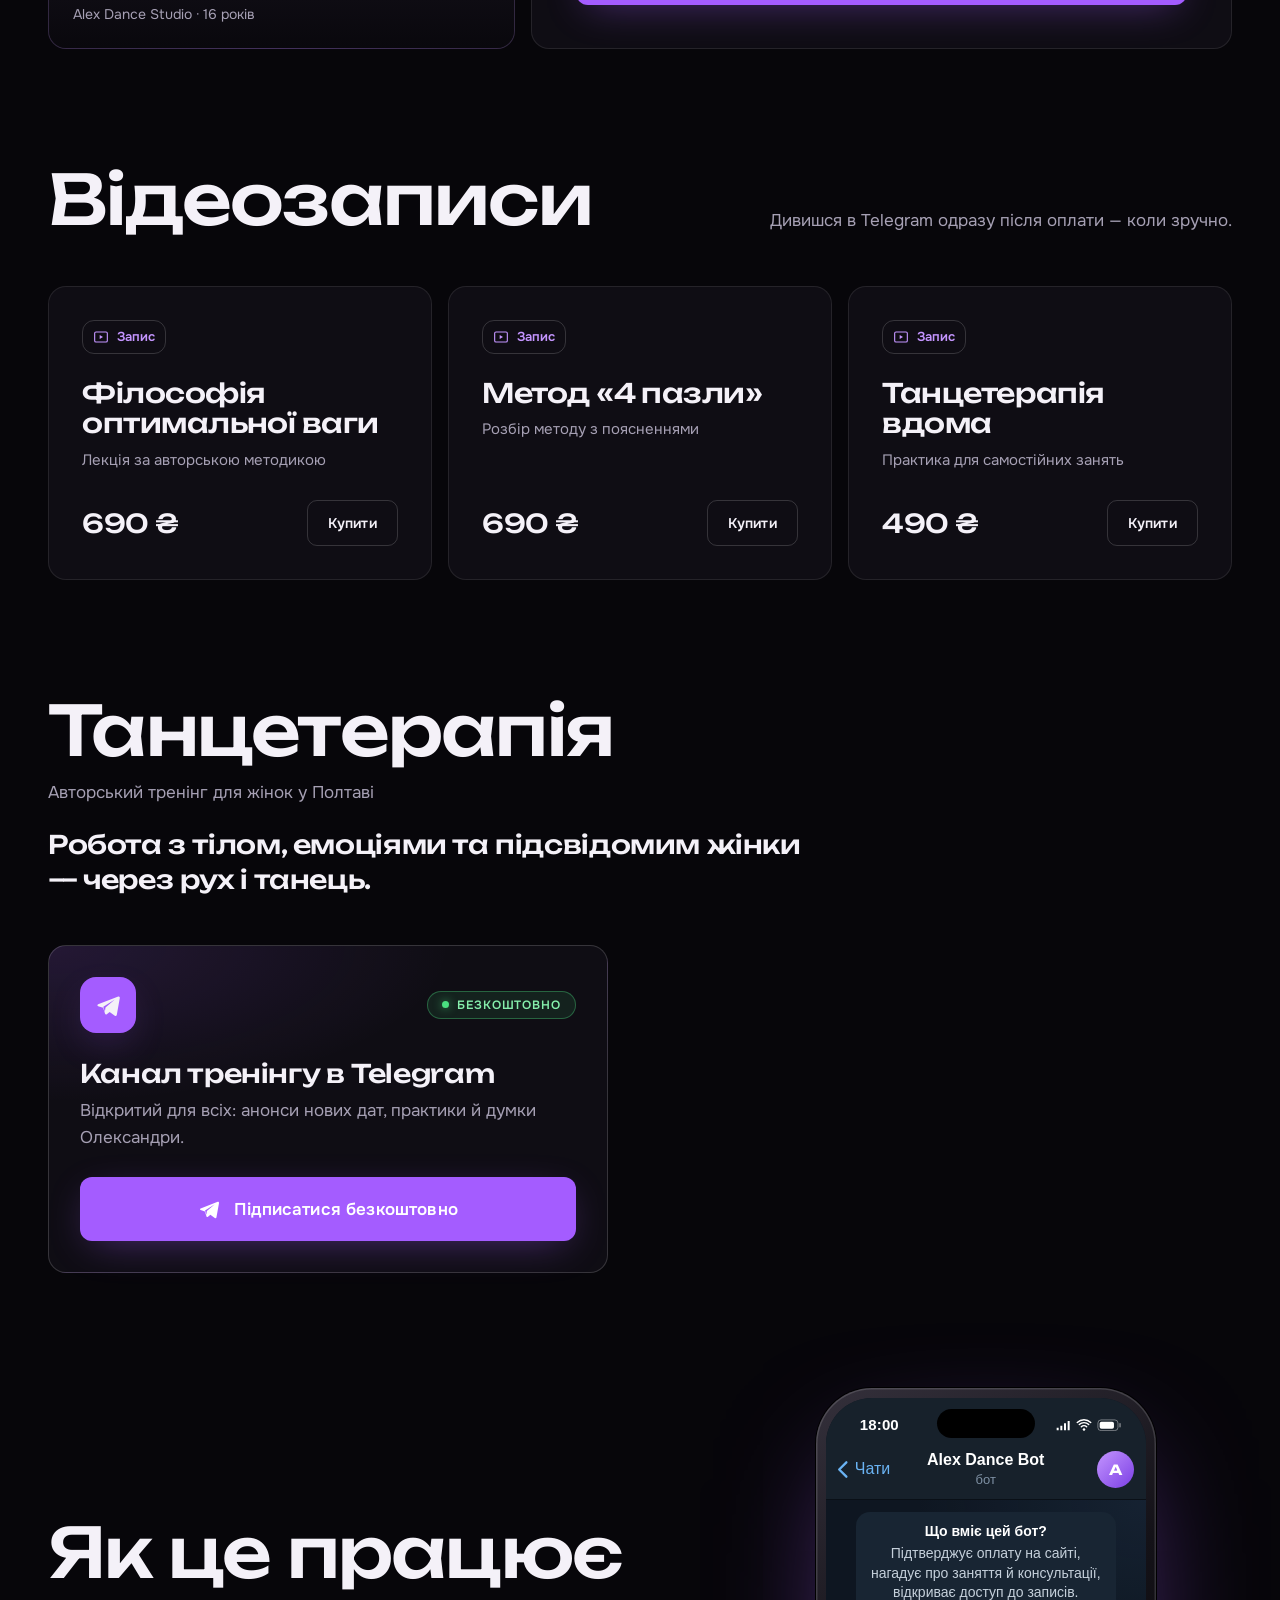
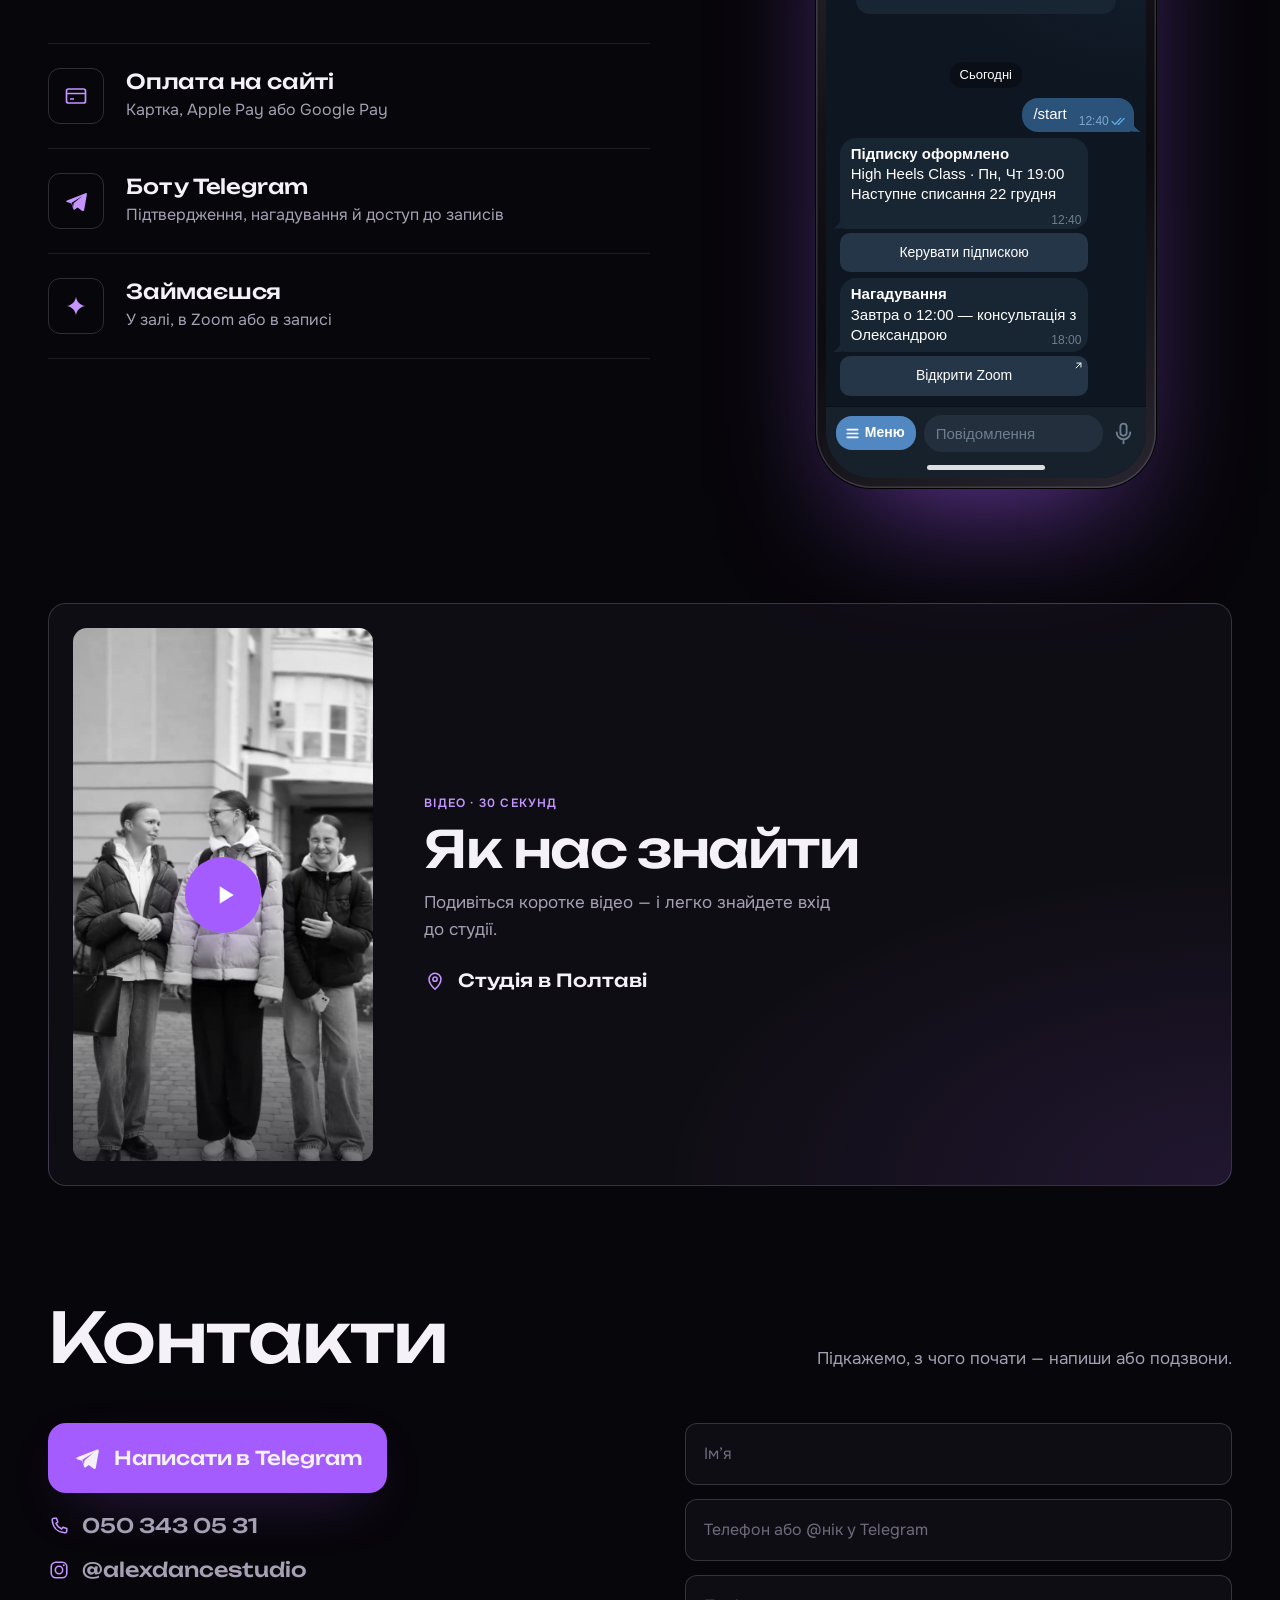
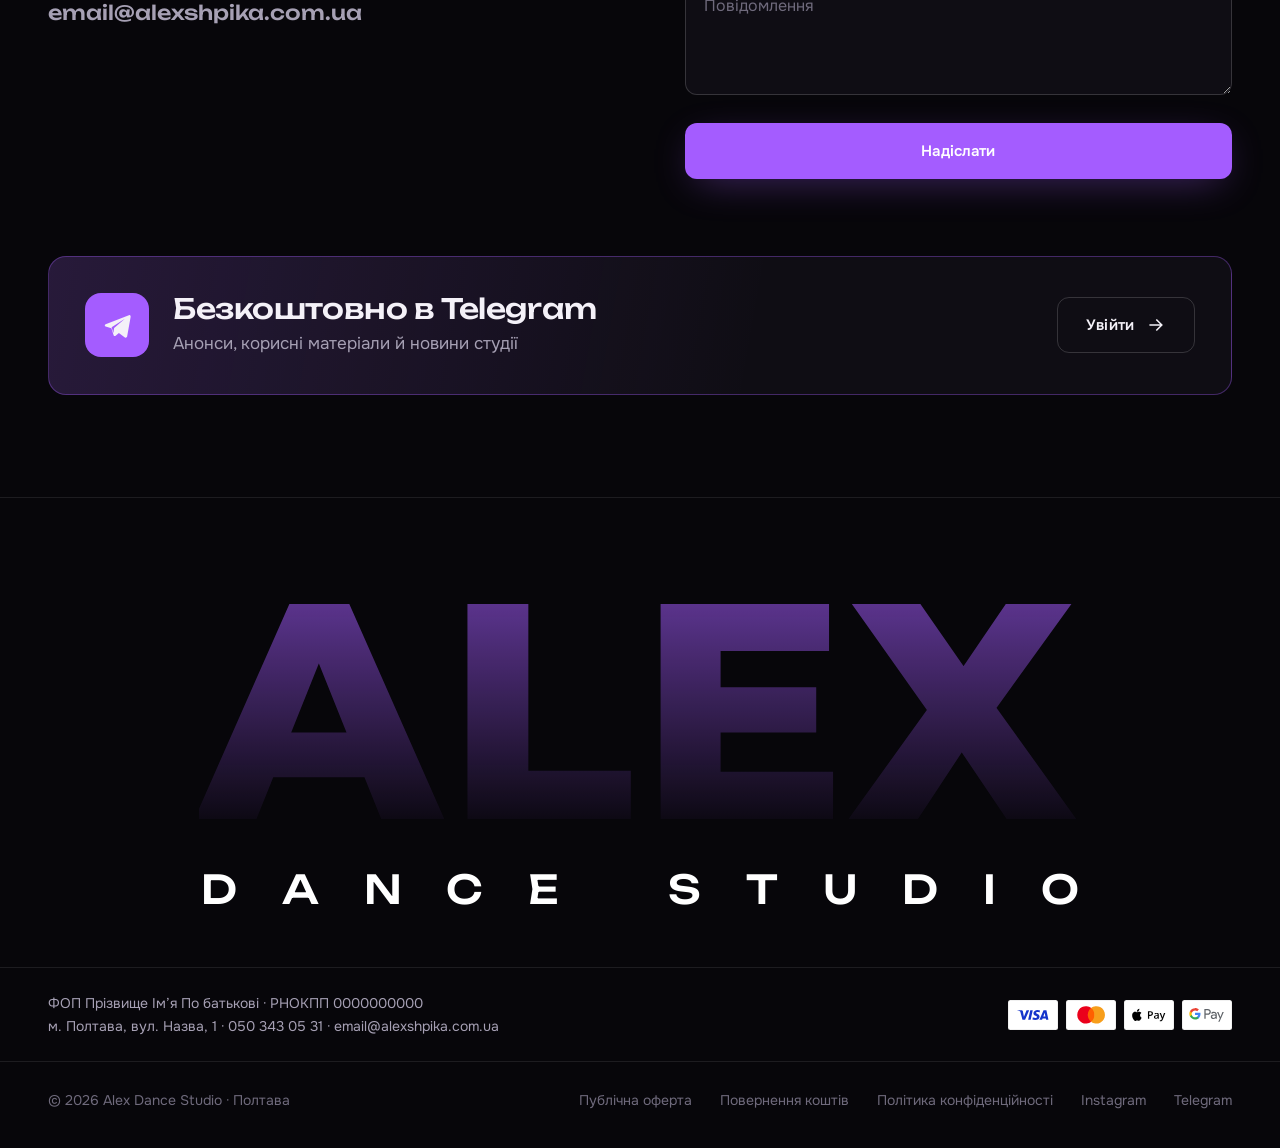
<file: abonementy.html>
<!doctype html>
<html lang="uk">
<head>
<meta charset="utf-8">
<title>Alex Dance Studio</title>
<meta name="robots" content="noindex">
<link rel="canonical" href="index.html#groups">
<meta http-equiv="refresh" content="0; url=index.html#groups">
<script>location.replace('index.html#groups')</script>
<style>html{background:#07060a;color:#f4f1f8;font:16px system-ui}a{color:#c495ff}</style>
</head>
<body><p style="padding:24px"><a href="index.html#groups">Alex Dance Studio</a></p></body>
</html>
</file>
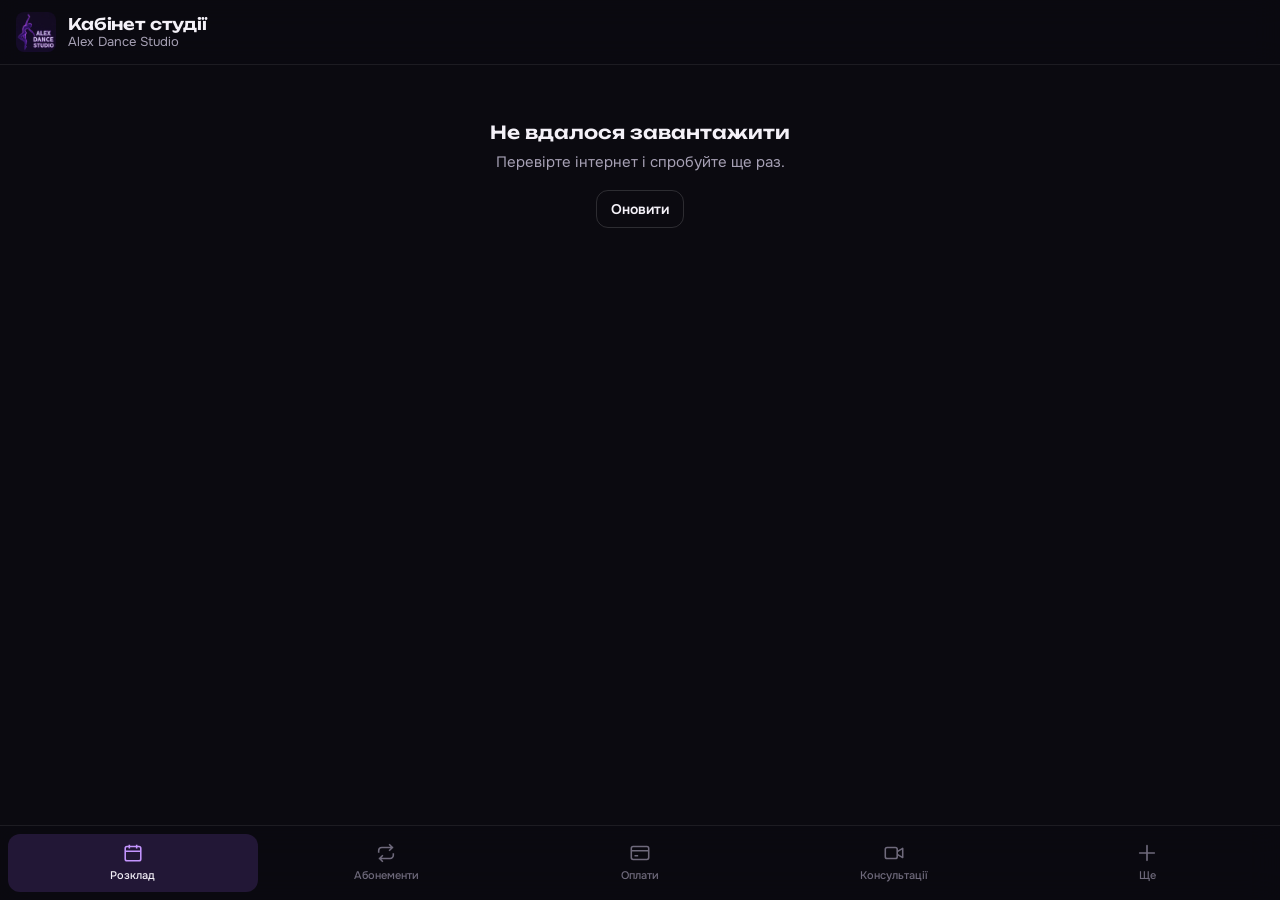
<file: kabinet.html>
<!doctype html>
<html lang="uk">
<head>
<meta charset="utf-8">
<meta name="viewport" content="width=device-width, initial-scale=1, viewport-fit=cover, maximum-scale=1">
<meta name="robots" content="noindex, nofollow">
<meta name="theme-color" content="#0b0a10">
<title>Кабінет студії — Alex Dance Studio</title>
<style>html{background:#0b0a10}</style>
<script src="https://telegram.org/js/telegram-web-app.js"></script>
<link rel="preconnect" href="https://fonts.googleapis.com">
<link rel="preconnect" href="https://fonts.gstatic.com" crossorigin>
<link rel="stylesheet" href="https://fonts.googleapis.com/css2?family=Onest:wght@400;500;600&family=Unbounded:wght@500;600&display=swap">
<link rel="stylesheet" href="kabinet.css?v=4">
</head>
<body data-api="https://ortiatyxntdikaldepbp.supabase.co/functions/v1/tg-alexdance">

<svg width="0" height="0" style="position:absolute" aria-hidden="true">
  <symbol id="i-cal" viewBox="0 0 24 24"><rect x="3.5" y="5" width="17" height="15.5" rx="2" fill="none" stroke="currentColor" stroke-width="1.7"/><path d="M3.5 10h17M8 3v4M16 3v4" fill="none" stroke="currentColor" stroke-width="1.7"/></symbol>
  <symbol id="i-repeat" viewBox="0 0 24 24"><path d="M4 11V9.5A3.5 3.5 0 0 1 7.5 6H19m-3-3 3 3-3 3M20 13v1.5a3.5 3.5 0 0 1-3.5 3.5H5m3 3-3-3 3-3" fill="none" stroke="currentColor" stroke-width="1.7" stroke-linecap="square"/></symbol>
  <symbol id="i-card" viewBox="0 0 24 24"><rect x="2.5" y="5" width="19" height="14" rx="2" fill="none" stroke="currentColor" stroke-width="1.7"/><path d="M2.5 9.5h19M6 15h4" stroke="currentColor" stroke-width="1.7"/></symbol>
  <symbol id="i-cam" viewBox="0 0 24 24"><rect x="2.5" y="6" width="13" height="12" rx="2" fill="none" stroke="currentColor" stroke-width="1.7"/><path d="m15.5 10.5 6-3.5v10l-6-3.5" fill="none" stroke="currentColor" stroke-width="1.7" stroke-linejoin="round"/></symbol>
  <symbol id="i-more" viewBox="0 0 24 24"><path d="M4 12h16M12 4v16" stroke="currentColor" stroke-width="1.8" stroke-linecap="round"/></symbol>
  <symbol id="i-phone" viewBox="0 0 24 24"><path d="M6.6 3.5h2.6l1.5 4.2-2 1.4a12 12 0 0 0 6.2 6.2l1.4-2 4.2 1.5v2.6c0 1.2-1 2.1-2.2 2C10.4 18.8 5.2 13.6 4.6 5.7c-.1-1.2.8-2.2 2-2.2Z" fill="none" stroke="currentColor" stroke-width="1.7" stroke-linejoin="round"/></symbol>
  <symbol id="i-tg" viewBox="0 0 24 24"><path d="M21.5 4.2 2.9 11.4c-.9.4-.9 1.4 0 1.7l4.6 1.5 1.8 5.5c.2.7 1 .9 1.6.4l2.6-2.1 4.8 3.5c.7.5 1.6.1 1.8-.7L22.9 5.6c.2-1-.6-1.8-1.4-1.4ZM9.7 14.3l-.6 4-1.4-4.6 10.6-6.8-8.6 7.4Z" fill="currentColor"/></symbol>
  <symbol id="i-left" viewBox="0 0 24 24"><path d="M15 5 8 12l7 7" fill="none" stroke="currentColor" stroke-width="2" stroke-linecap="round" stroke-linejoin="round"/></symbol>
  <symbol id="i-right" viewBox="0 0 24 24"><path d="m9 5 7 7-7 7" fill="none" stroke="currentColor" stroke-width="2" stroke-linecap="round" stroke-linejoin="round"/></symbol>
  <symbol id="i-search" viewBox="0 0 24 24"><circle cx="11" cy="11" r="6.5" fill="none" stroke="currentColor" stroke-width="1.8"/><path d="m16 16 4.5 4.5" stroke="currentColor" stroke-width="1.8" stroke-linecap="round"/></symbol>
  <symbol id="i-out" viewBox="0 0 24 24"><path d="M8 5.5h10.5V16M18.5 5.5 5.5 18.5" fill="none" stroke="currentColor" stroke-width="2.2" stroke-linecap="round" stroke-linejoin="round"/></symbol>
  <symbol id="i-close" viewBox="0 0 24 24"><path d="m6 6 12 12M18 6 6 18" stroke="currentColor" stroke-width="1.8" stroke-linecap="round"/></symbol>
</svg>

<header class="top">
  <img src="img/logo.jpg" alt="" width="40" height="40">
  <div class="top__t"><b>Кабінет студії</b><span id="who">Alex Dance Studio</span></div>
</header>

<main class="view" id="view" aria-live="polite"></main>

<nav class="tabs" aria-label="Розділи кабінету">
  <button class="tab is-on" data-tab="day"><svg><use href="#i-cal"/></svg><span>Розклад</span></button>
  <button class="tab" data-tab="subs"><svg><use href="#i-repeat"/></svg><span>Абонементи</span></button>
  <button class="tab" data-tab="orders"><svg><use href="#i-card"/></svg><span>Оплати</span></button>
  <button class="tab" data-tab="consults"><svg><use href="#i-cam"/></svg><span>Консультації</span></button>
  <button class="tab" data-tab="more"><svg><use href="#i-more"/></svg><span>Ще</span></button>
</nav>

<div class="sheet" id="sheet" hidden>
  <div class="sheet__bg" data-close></div>
  <form class="sheet__in" id="sheetForm" novalidate>
    <button class="icon sheet__x" type="button" data-close aria-label="Закрити"><svg><use href="#i-close"/></svg></button>
    <p class="sheet__kind">Консультація</p>
    <h2 class="sheet__t" id="sheetTitle">Призначити час</h2>
    <p class="sheet__sub" id="sheetSub"></p>
    <div class="row2">
      <label class="field"><span>Дата</span><input type="date" name="date" required></label>
      <label class="field"><span>Час</span><input type="time" name="time" step="900" required></label>
    </div>
    <label class="field"><span>Посилання на Zoom (можна пізніше)</span><input type="url" name="zoom" inputmode="url" placeholder="https://zoom.us/j/…"></label>
    <button class="btn btn--ac" type="submit">Зберегти й надіслати клієнтці</button>
    <p class="sheet__note">Клієнтка одразу отримає в боті час і кнопку Zoom, а за годину до початку — нагадування.</p>
  </form>
</div>

<div class="toast" id="toast" hidden></div>

<script src="kabinet.js?v=9"></script>
</body>
</html>
</file>
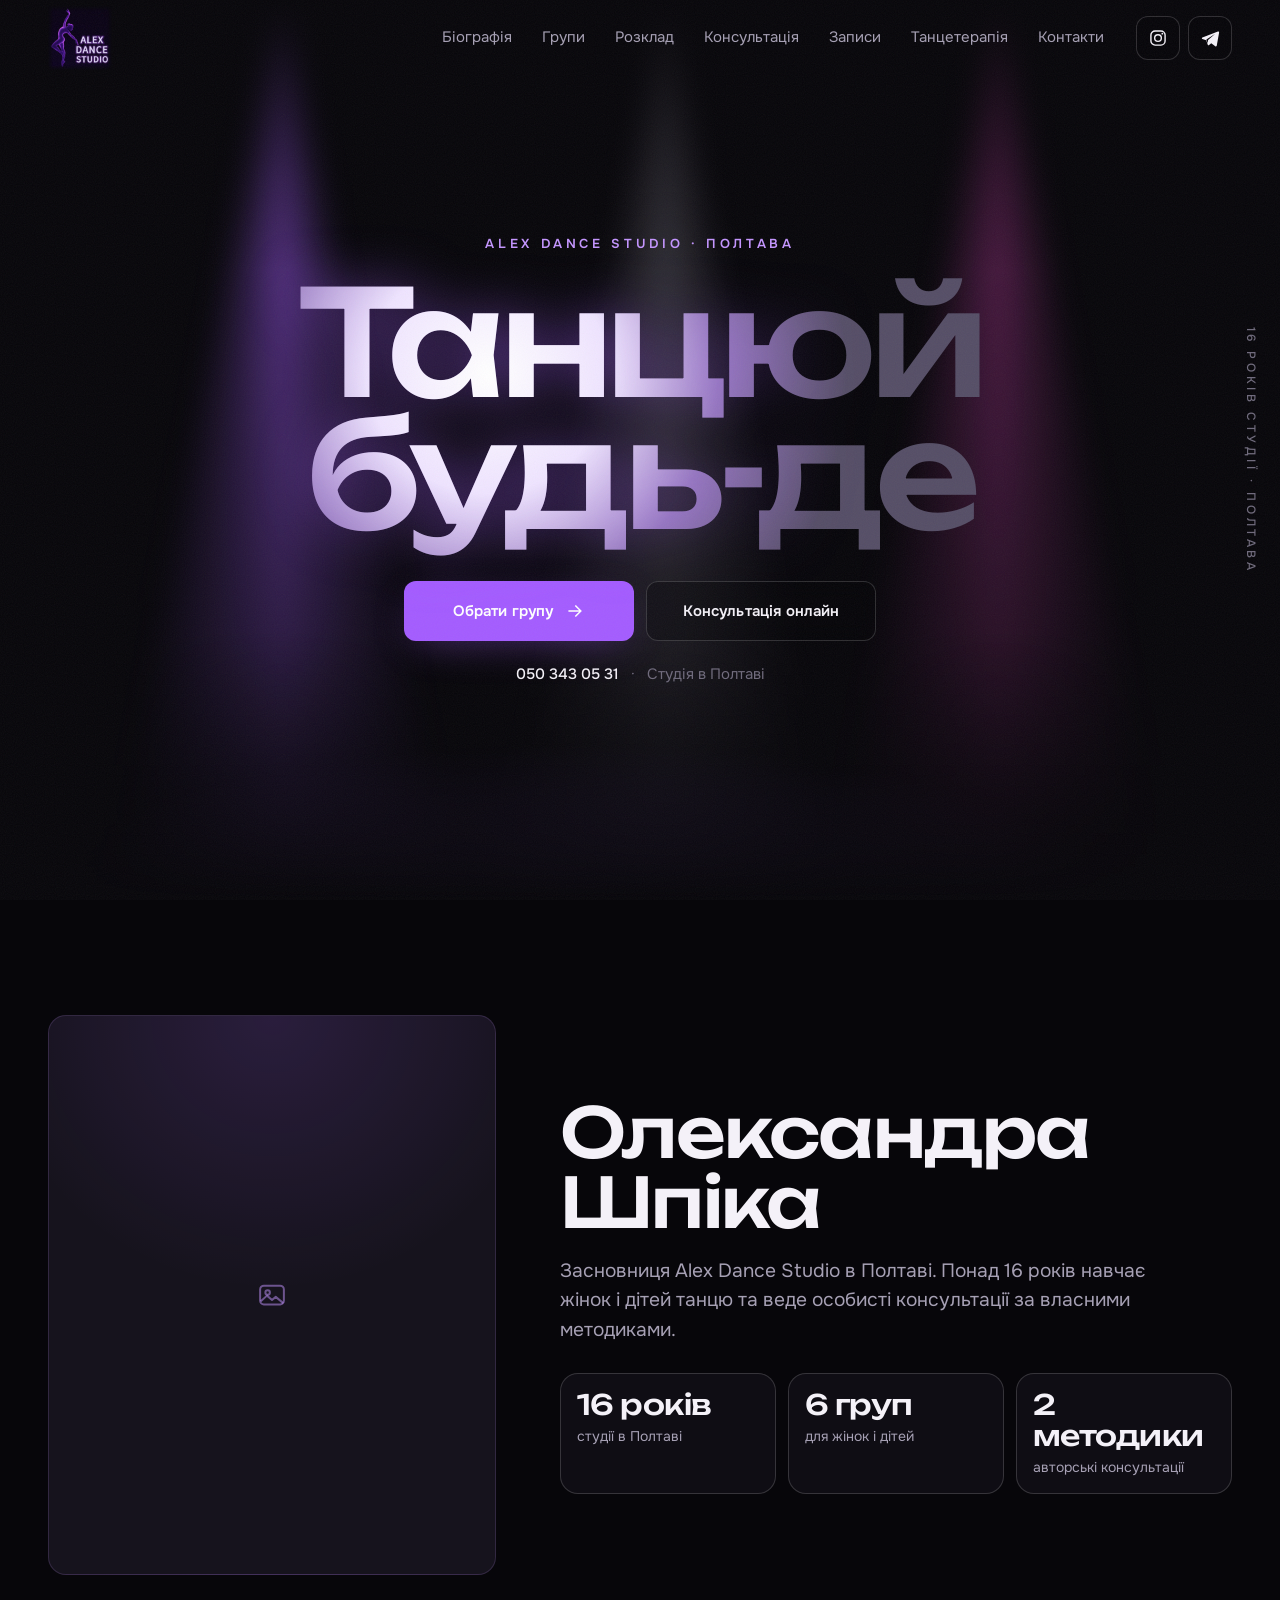
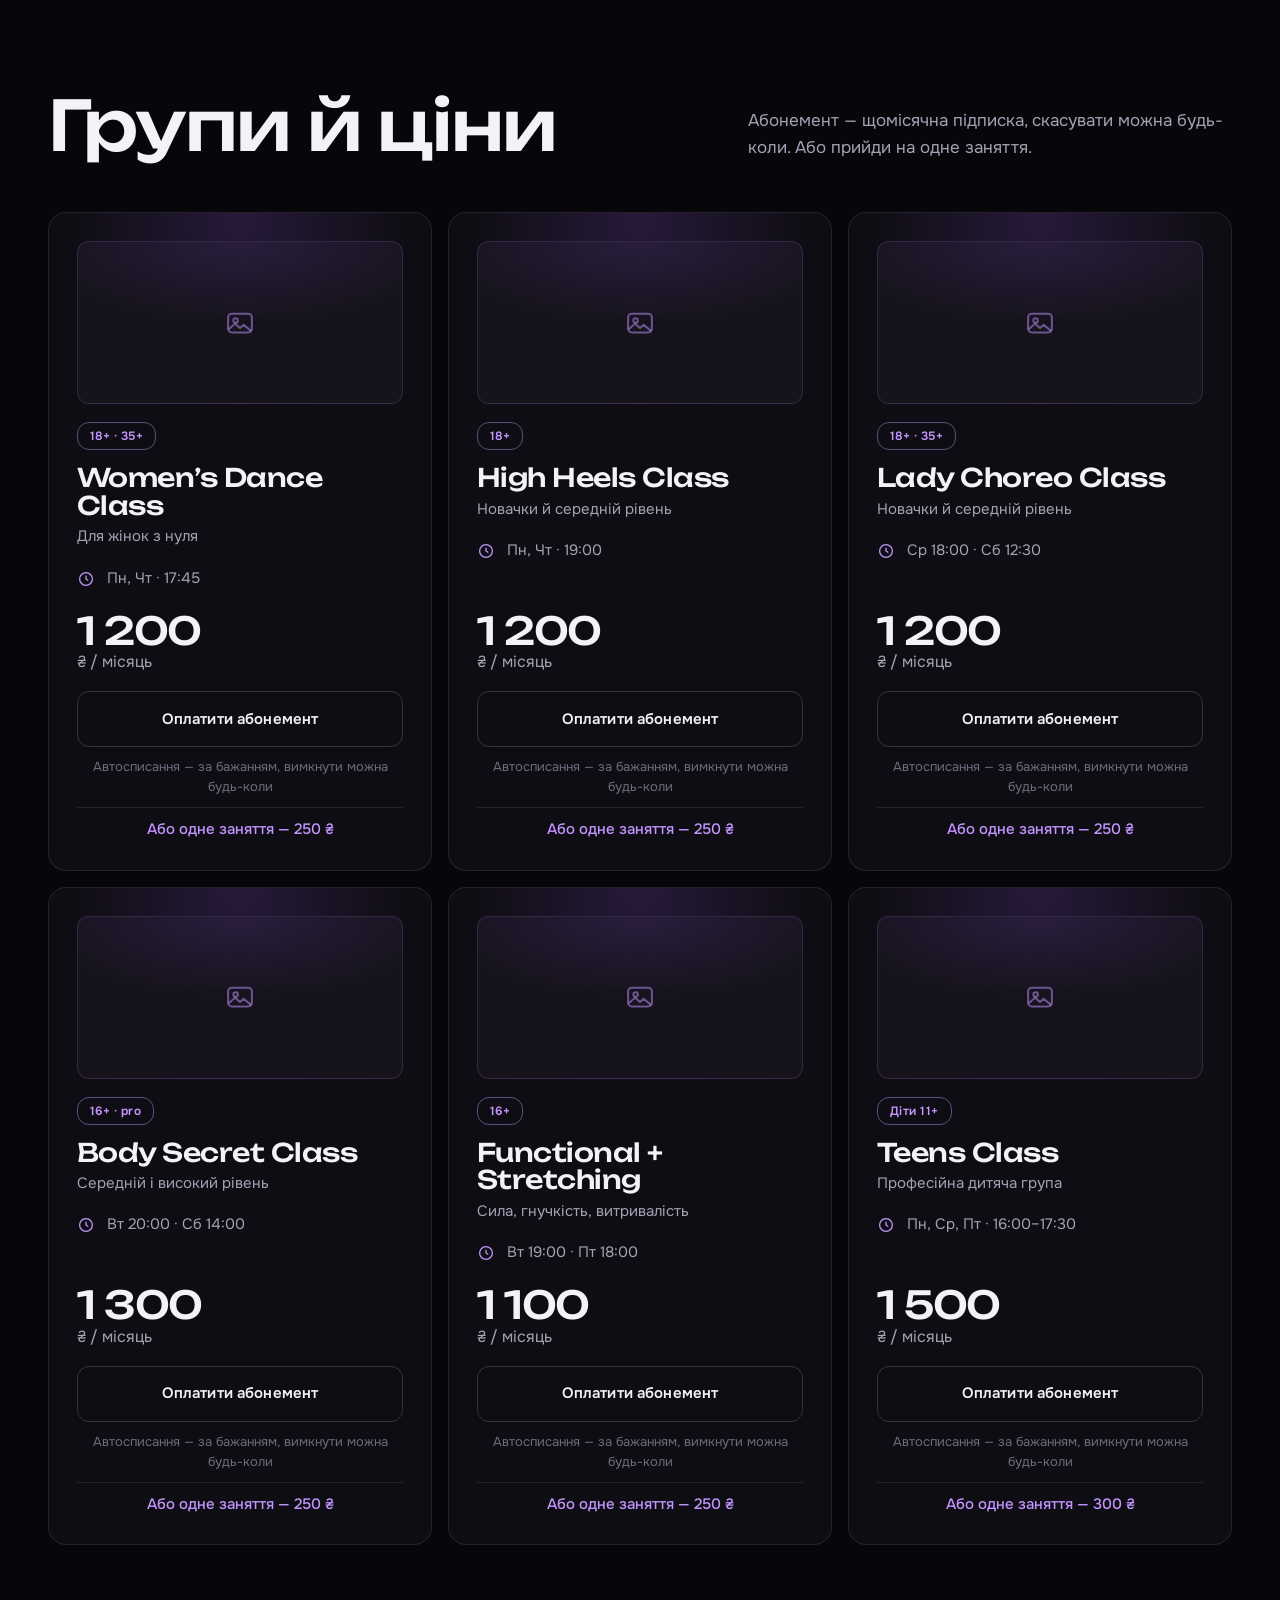
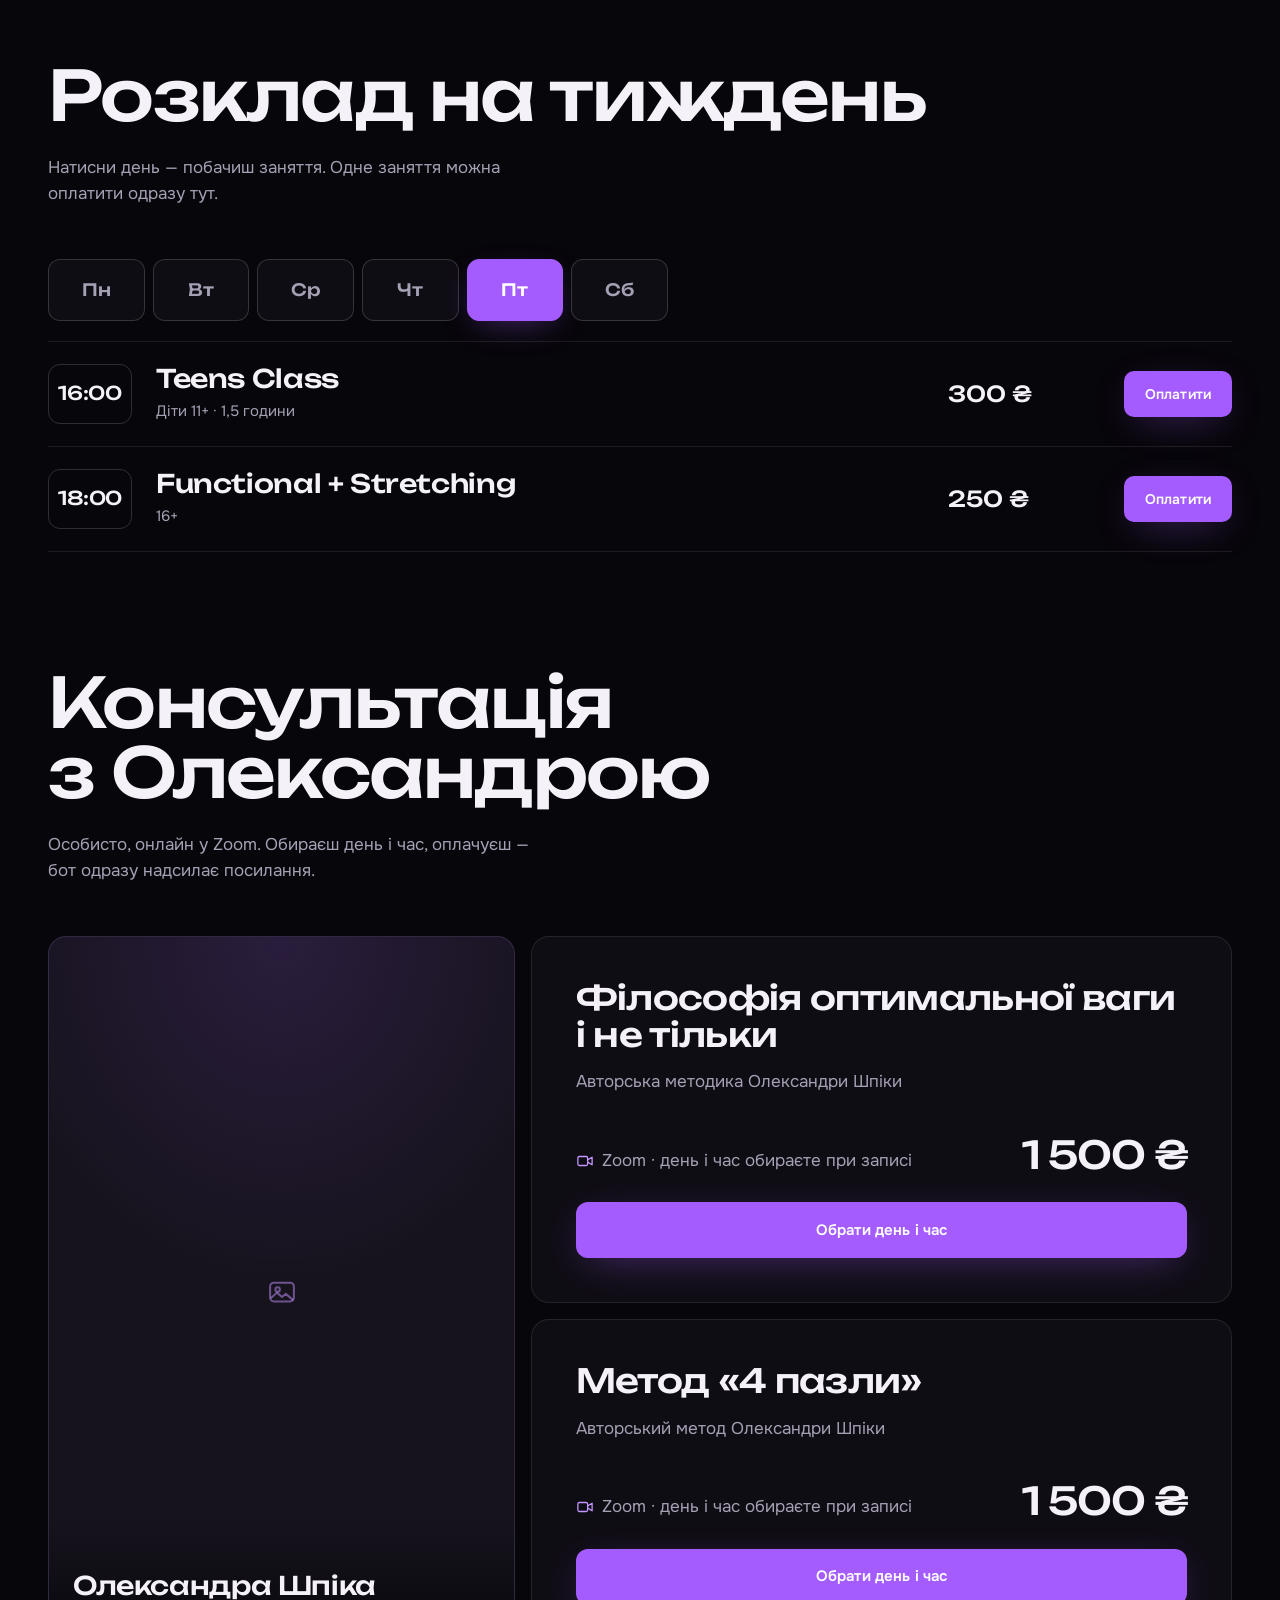
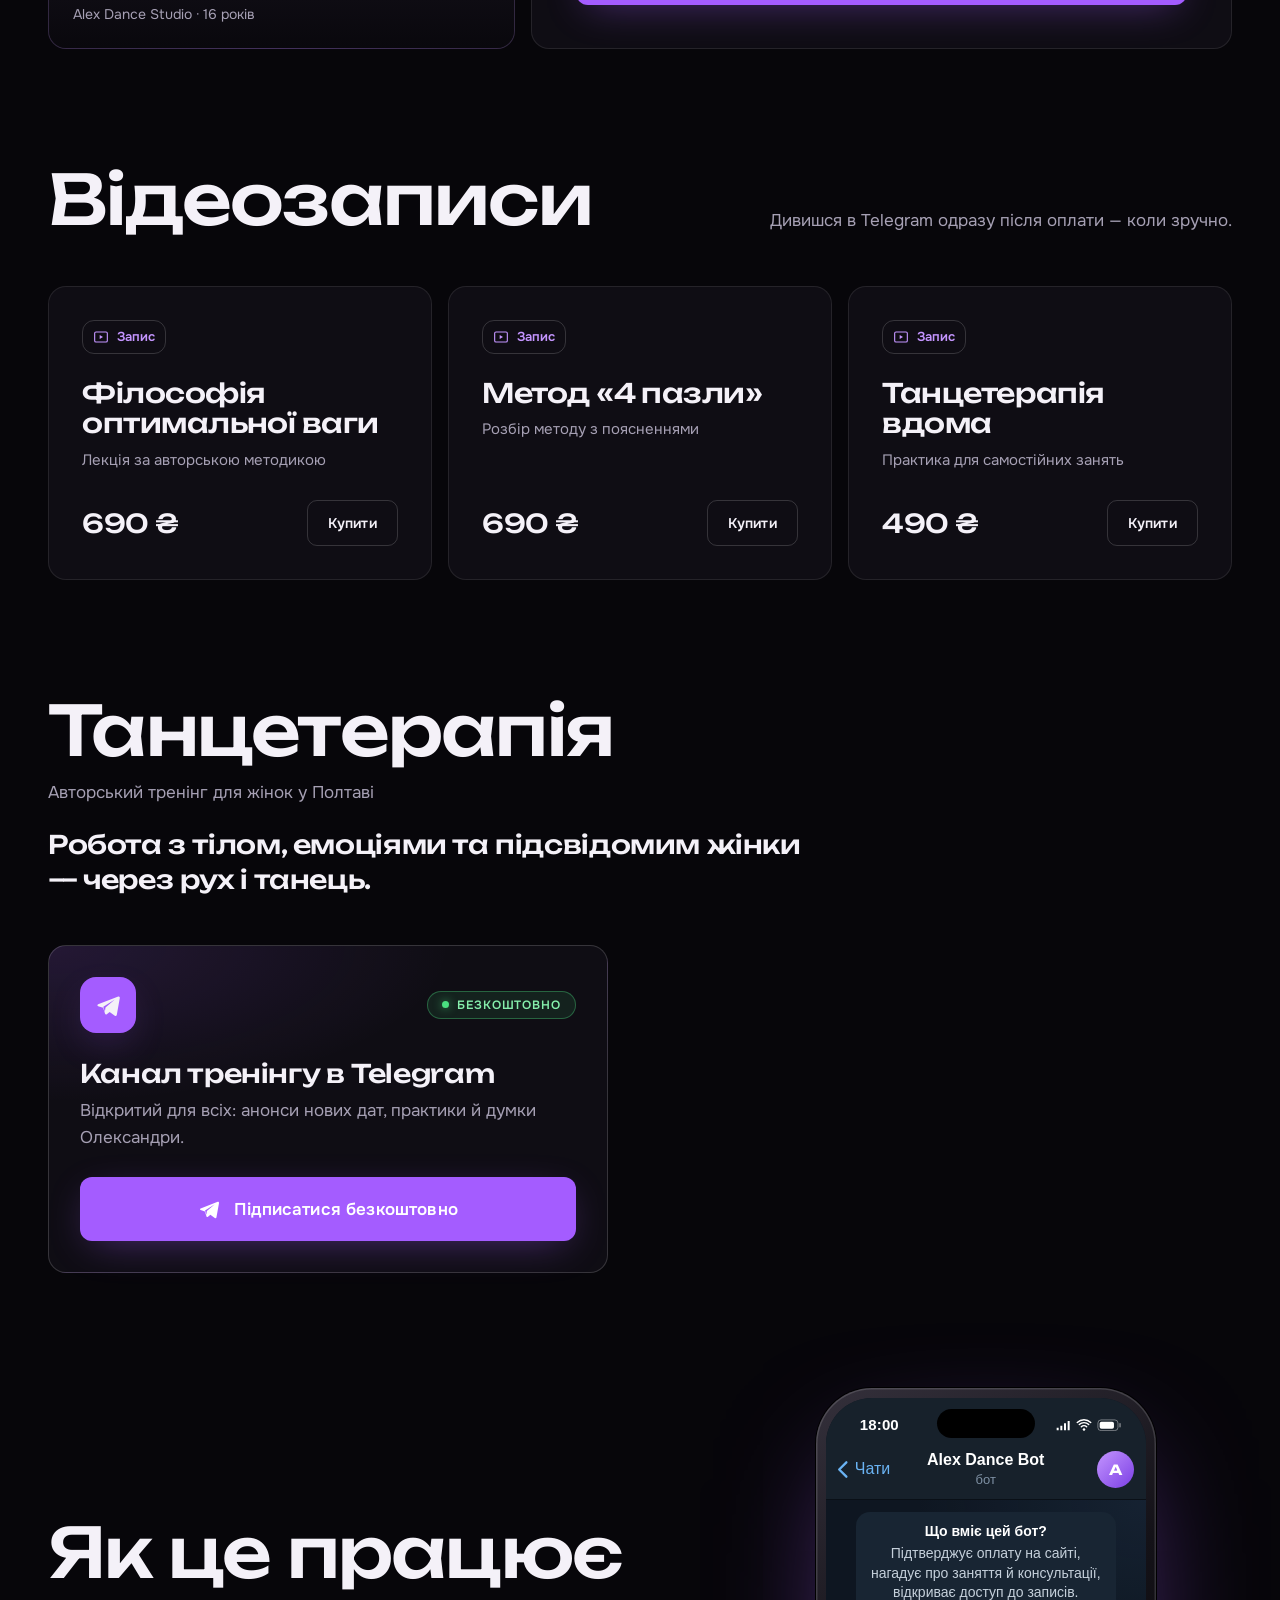
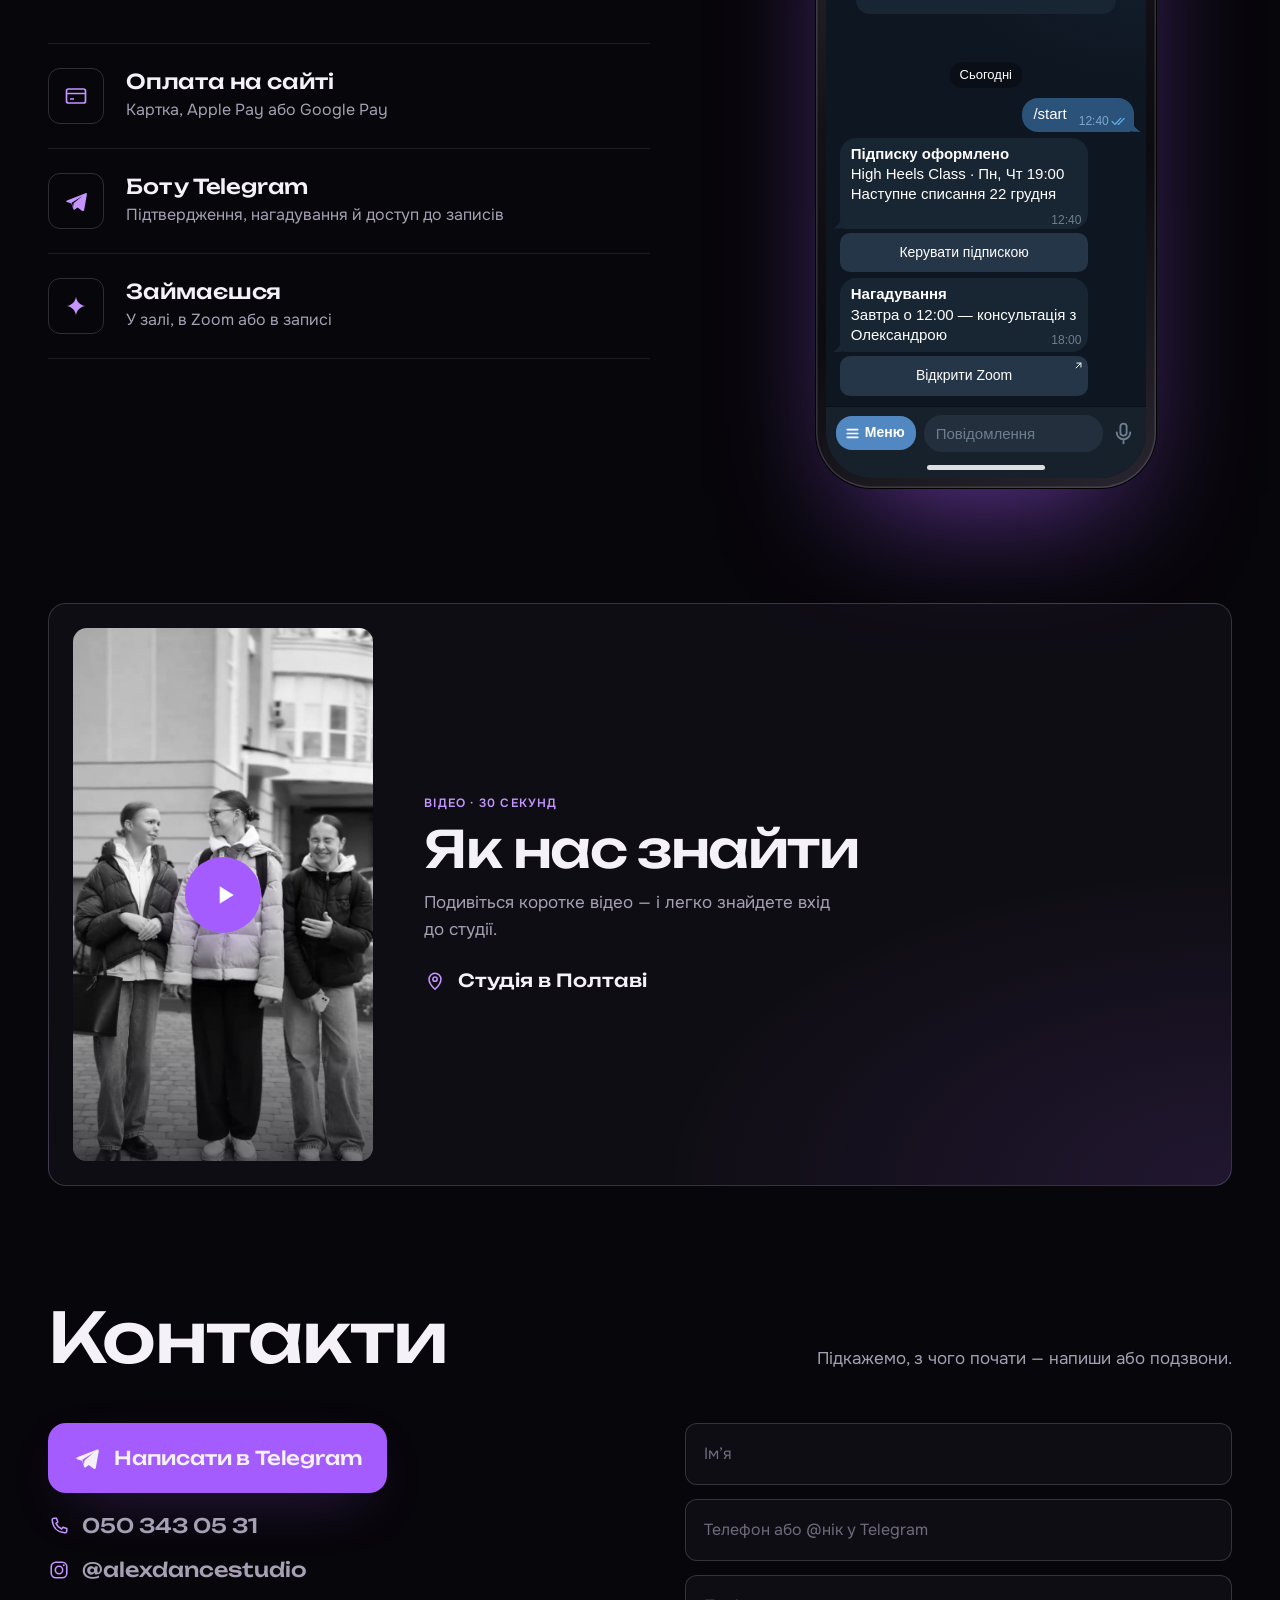
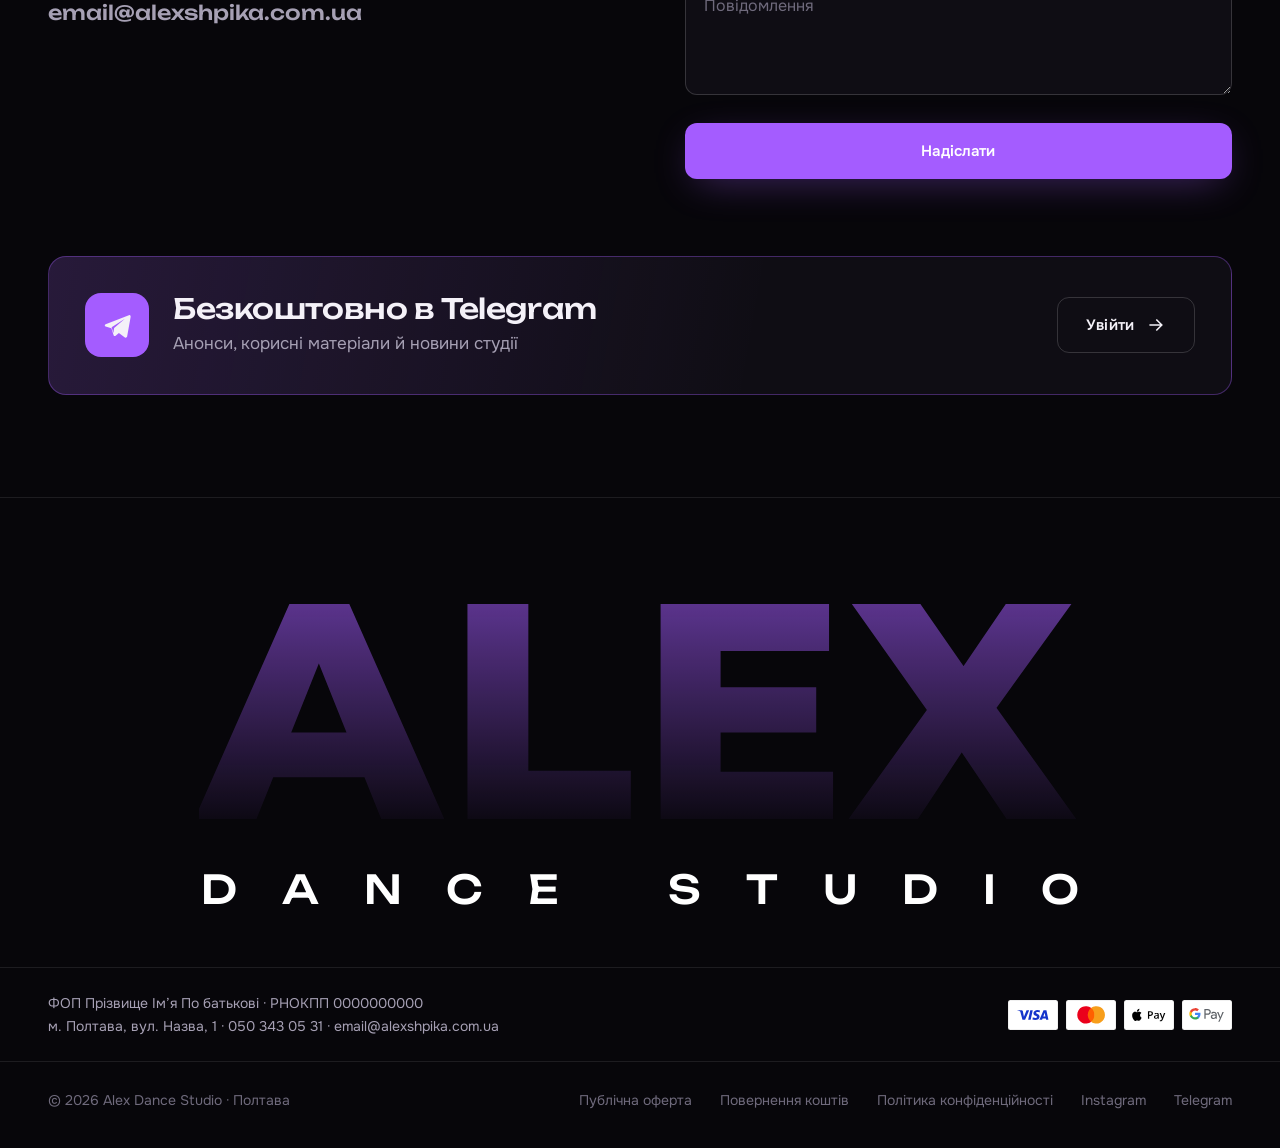
<file: konsultatsiya.html>
<!doctype html>
<html lang="uk">
<head>
<meta charset="utf-8">
<title>Alex Dance Studio</title>
<meta name="robots" content="noindex">
<link rel="canonical" href="index.html#consult">
<meta http-equiv="refresh" content="0; url=index.html#consult">
<script>location.replace('index.html#consult')</script>
<style>html{background:#07060a;color:#f4f1f8;font:16px system-ui}a{color:#c495ff}</style>
</head>
<body><p style="padding:24px"><a href="index.html#consult">Alex Dance Studio</a></p></body>
</html>
</file>
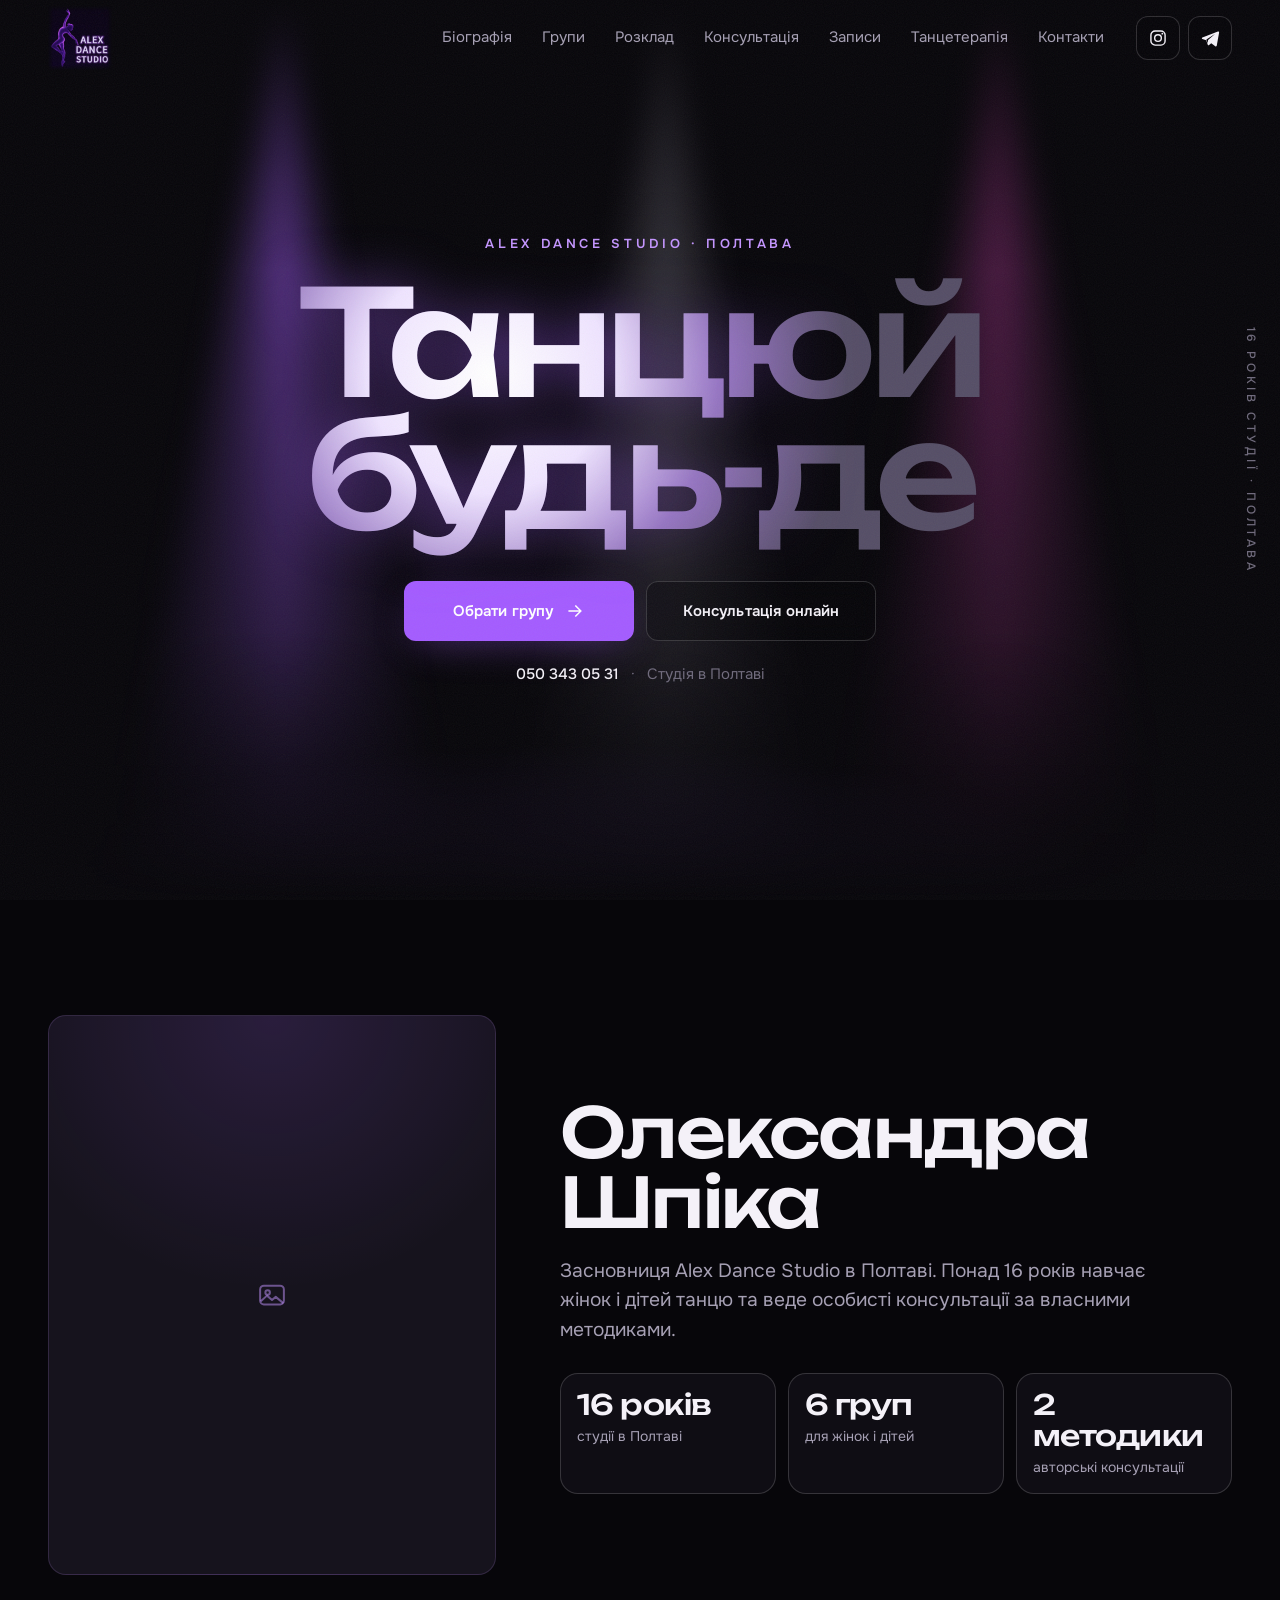
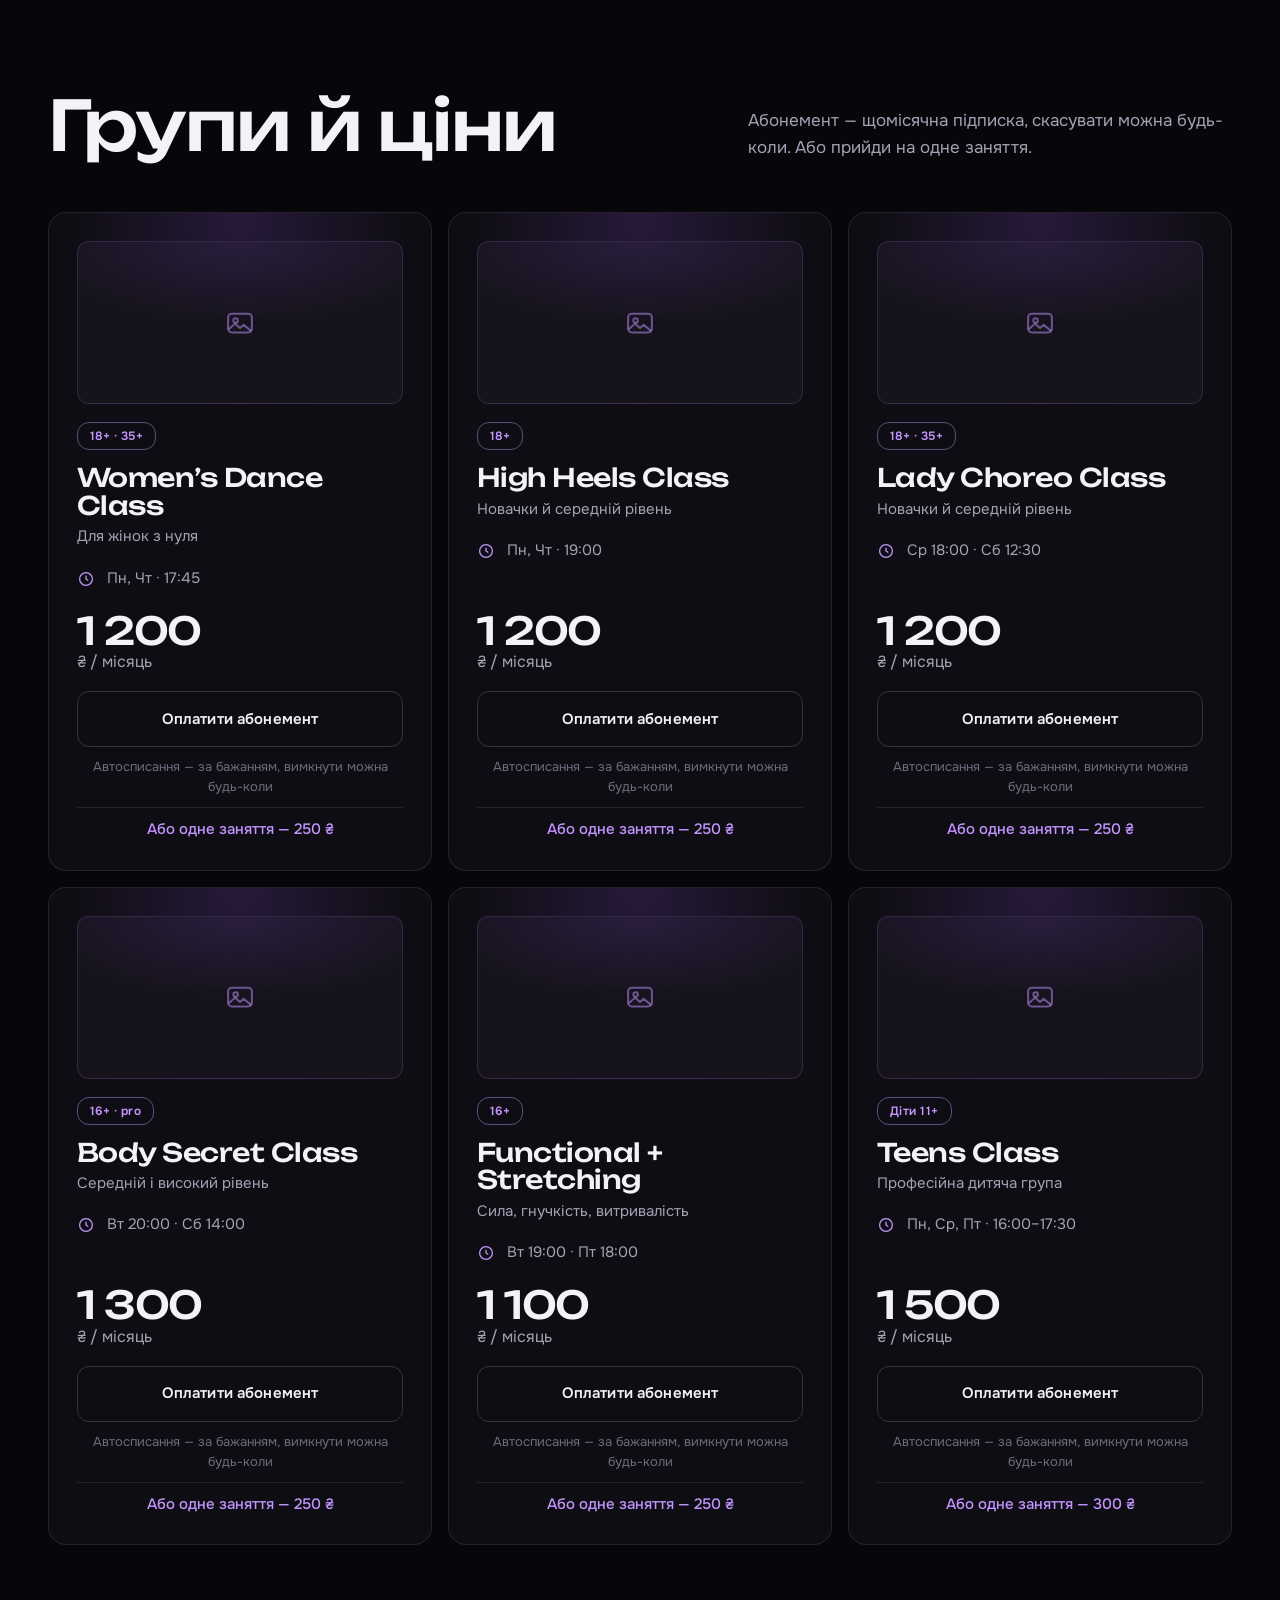
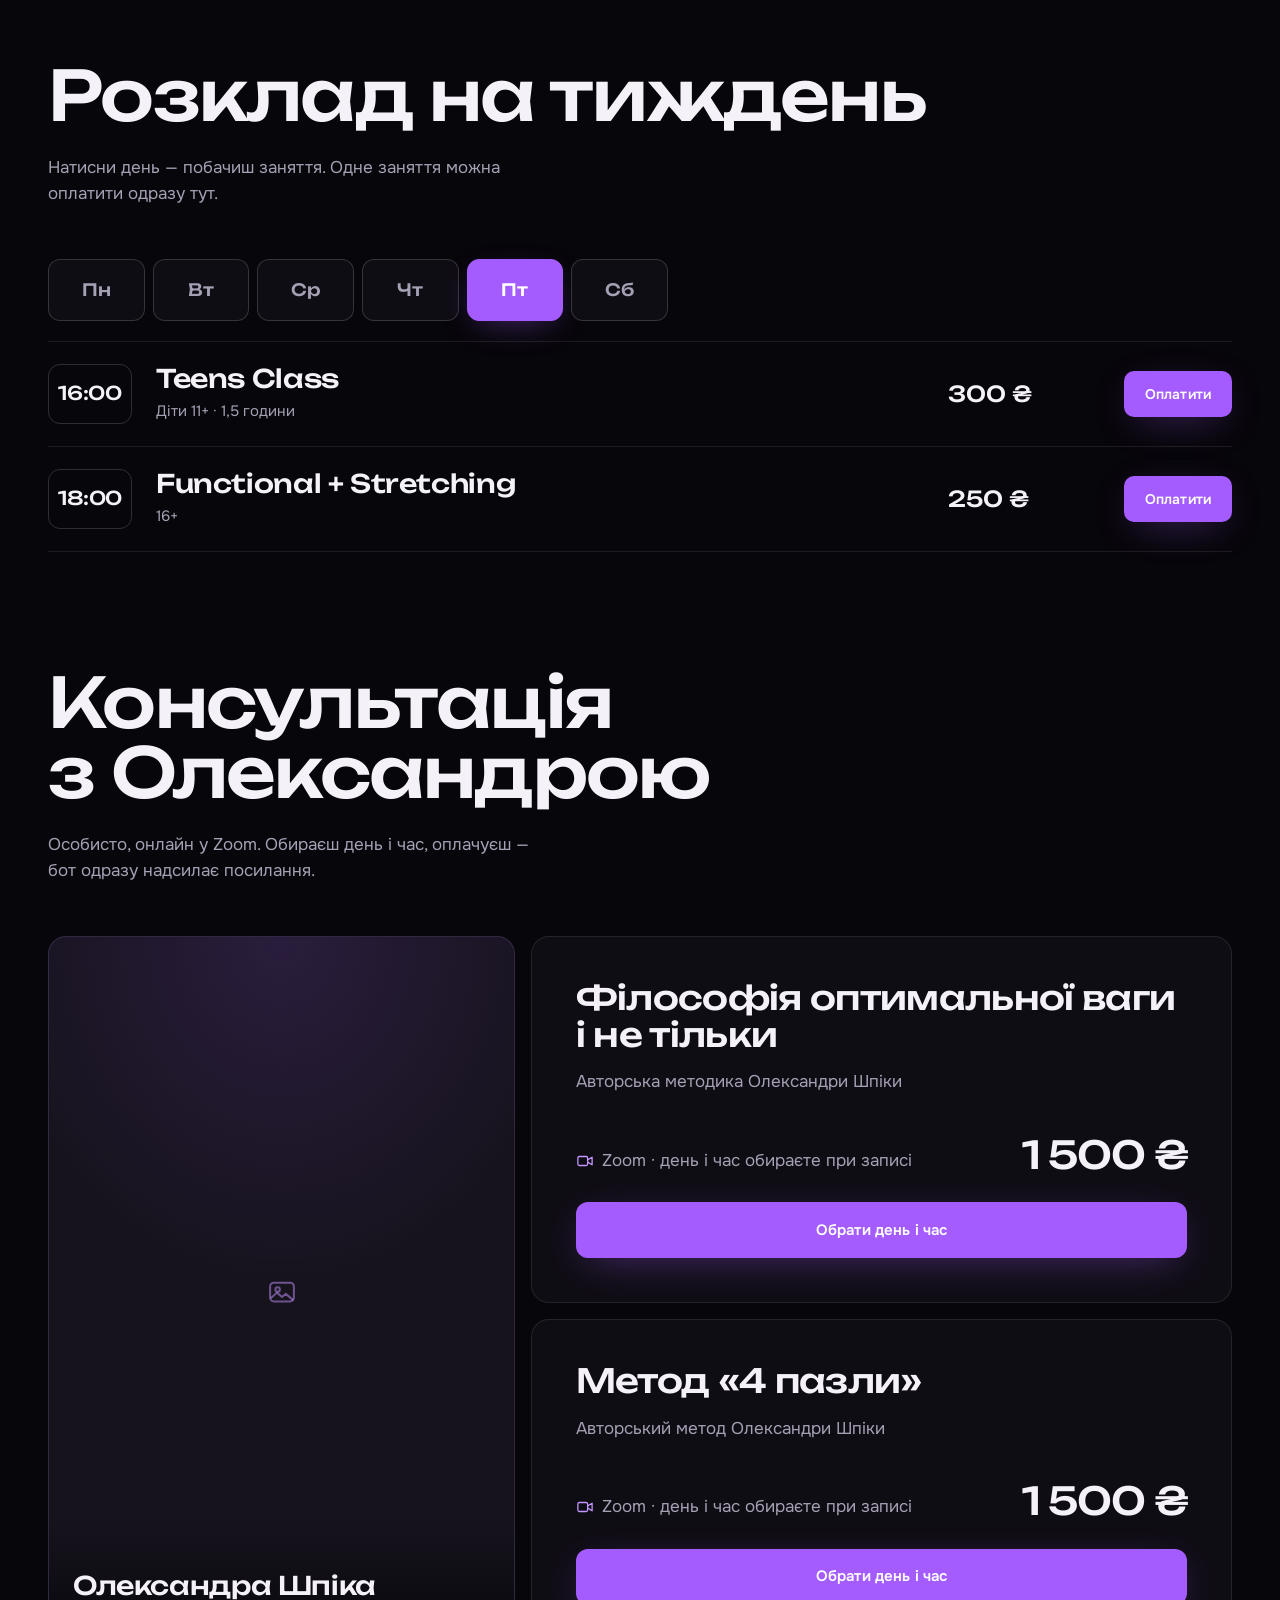
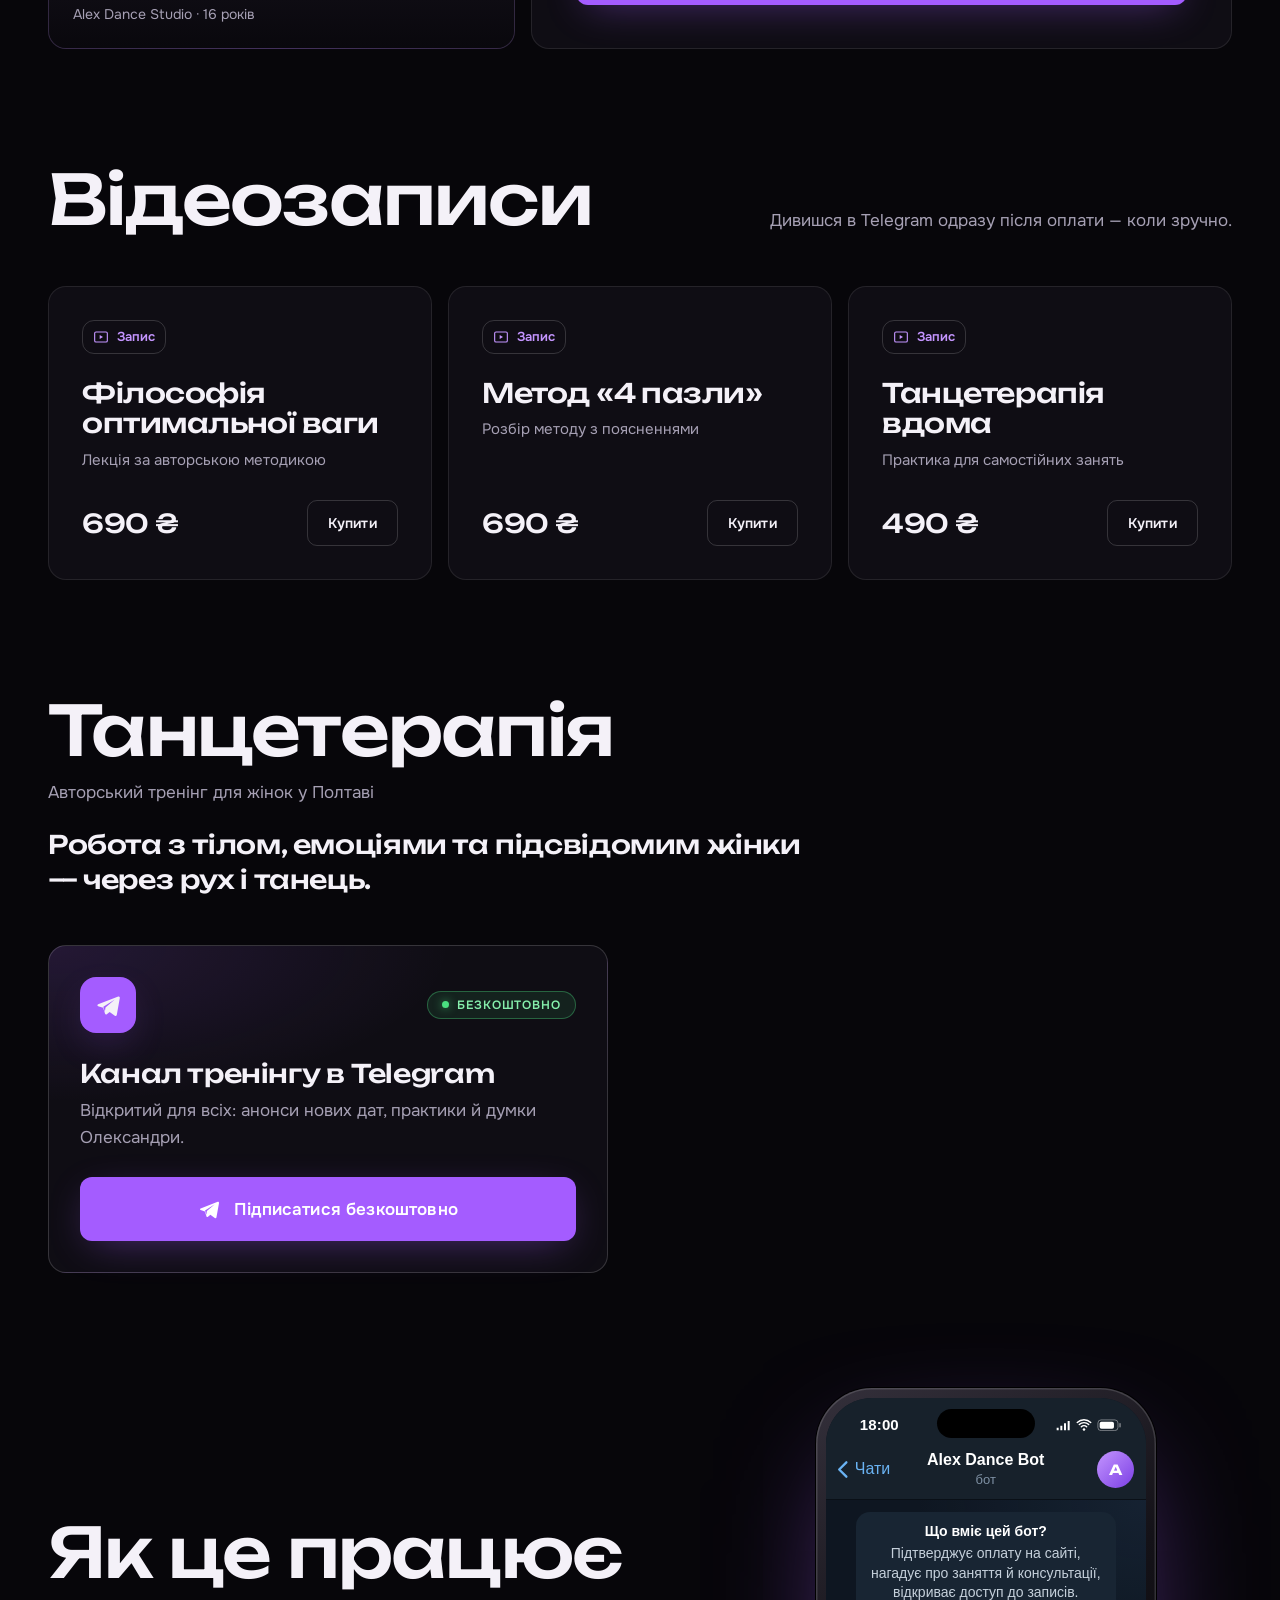
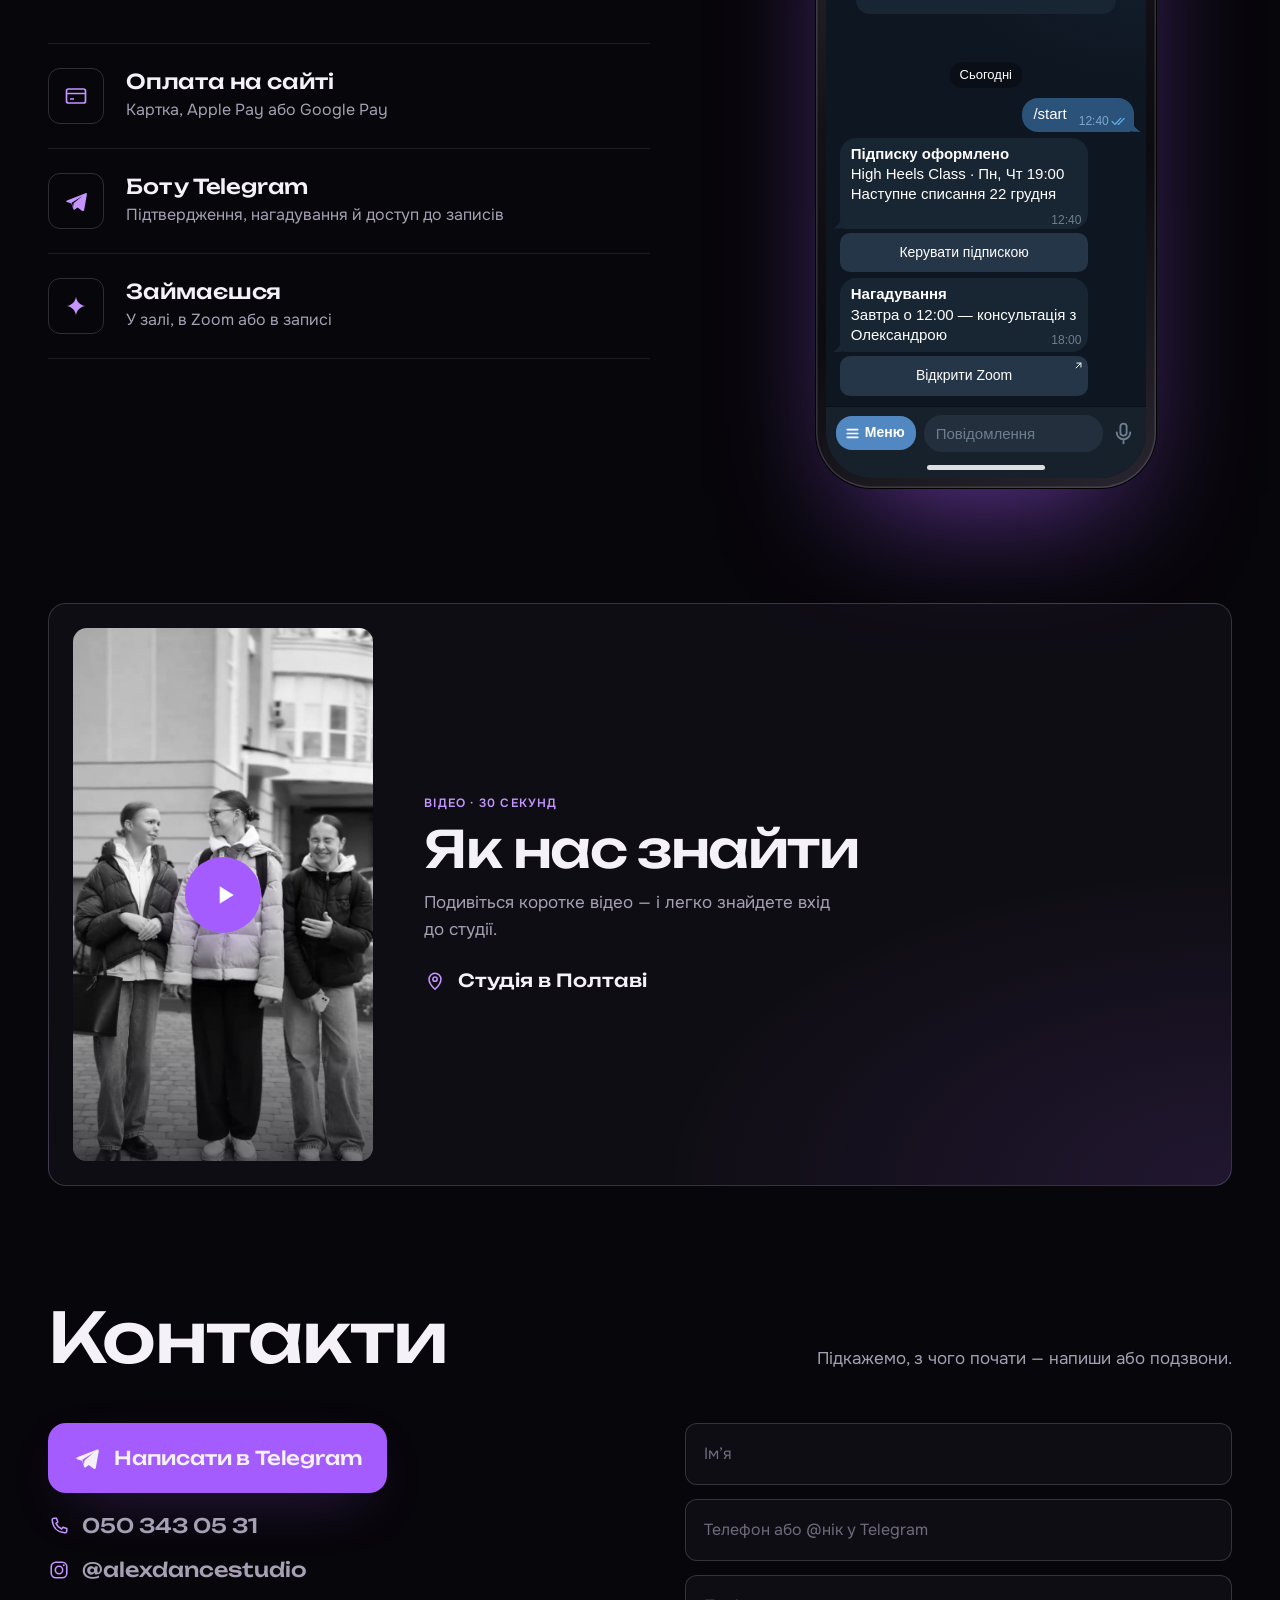
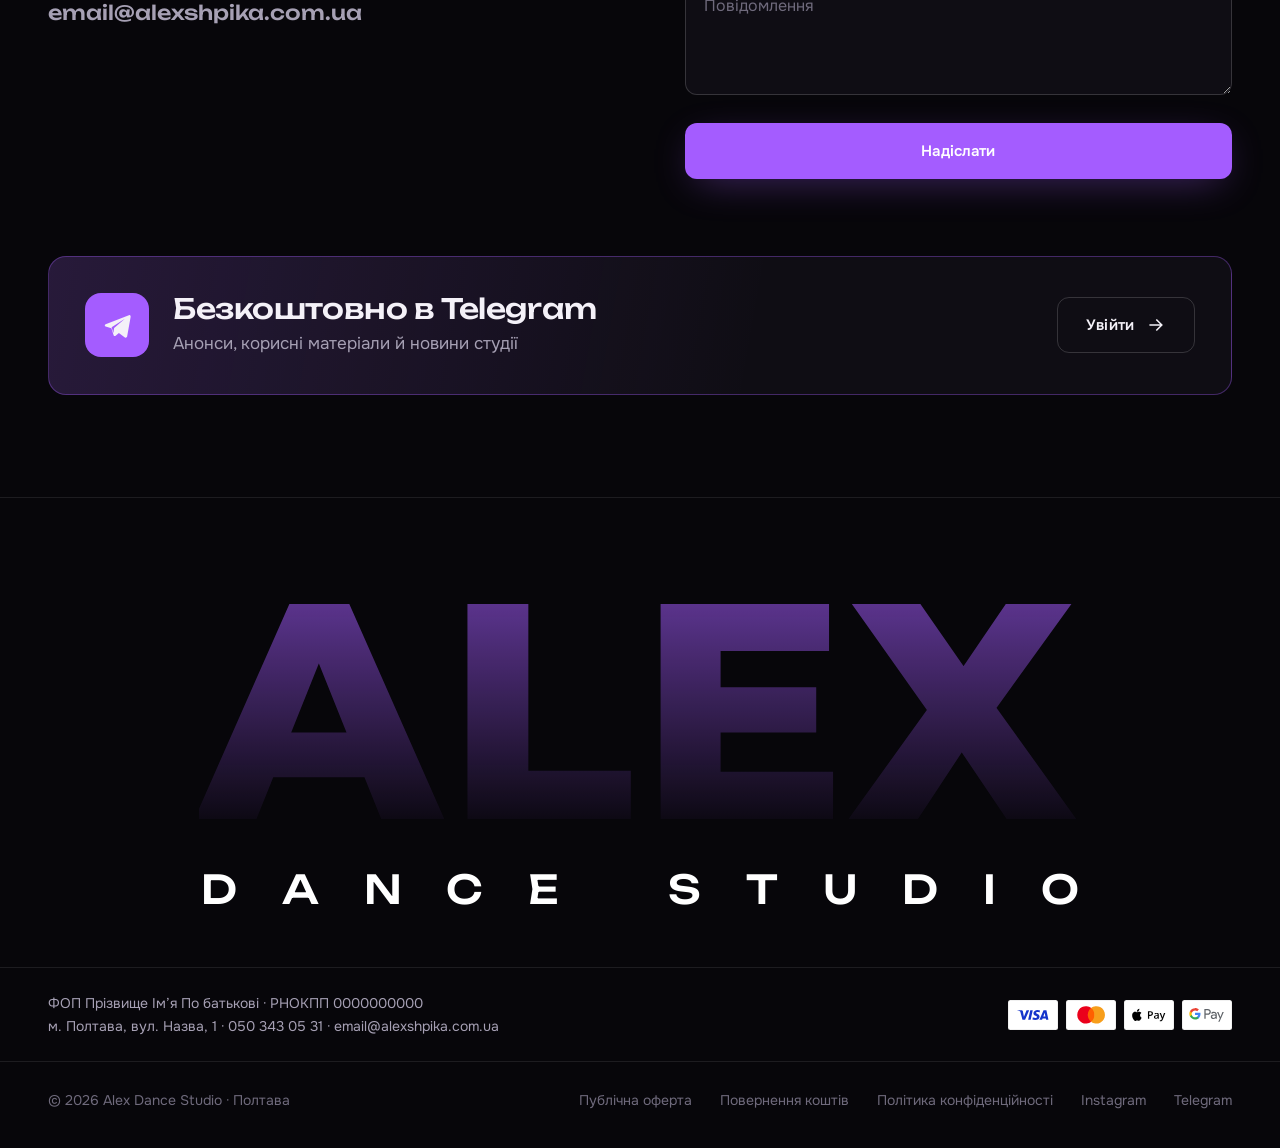
<file: kontakty.html>
<!doctype html>
<html lang="uk">
<head>
<meta charset="utf-8">
<title>Alex Dance Studio</title>
<meta name="robots" content="noindex">
<link rel="canonical" href="index.html#contact">
<meta http-equiv="refresh" content="0; url=index.html#contact">
<script>location.replace('index.html#contact')</script>
<style>html{background:#07060a;color:#f4f1f8;font:16px system-ui}a{color:#c495ff}</style>
</head>
<body><p style="padding:24px"><a href="index.html#contact">Alex Dance Studio</a></p></body>
</html>
</file>
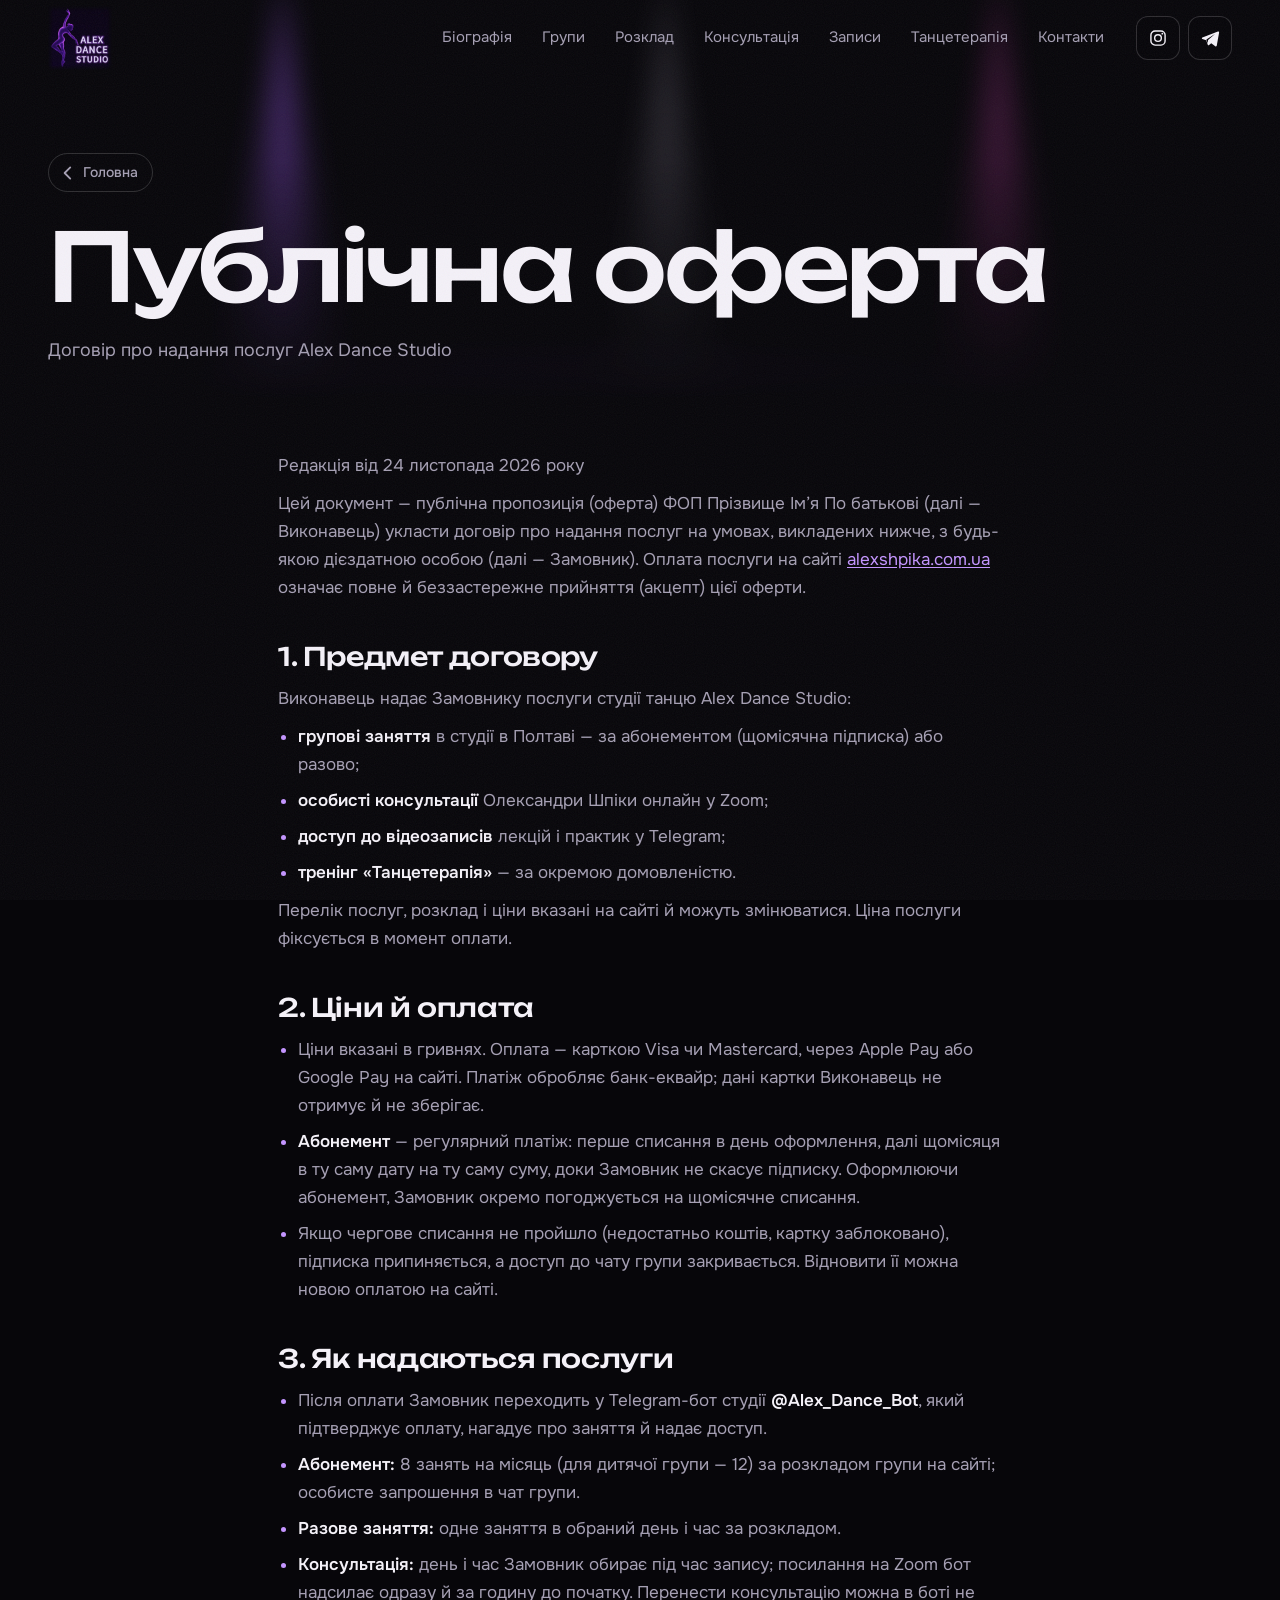
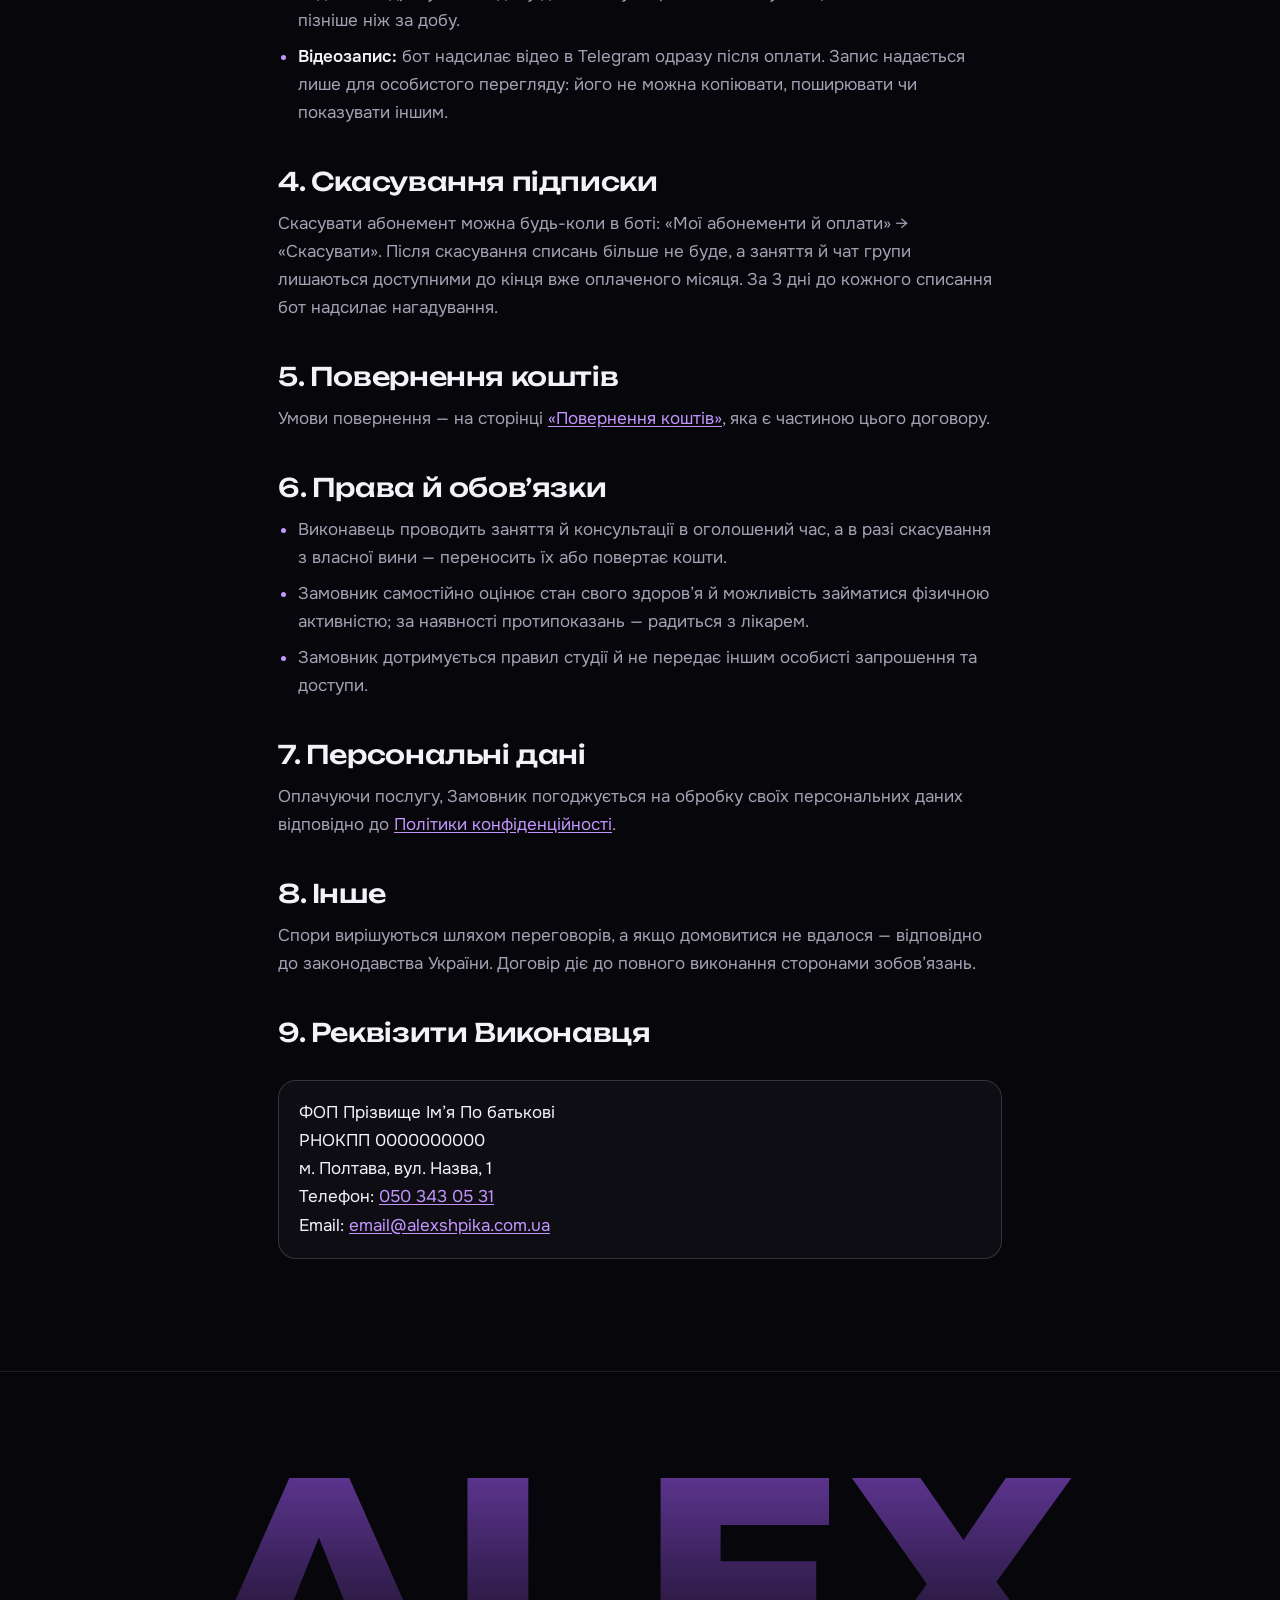
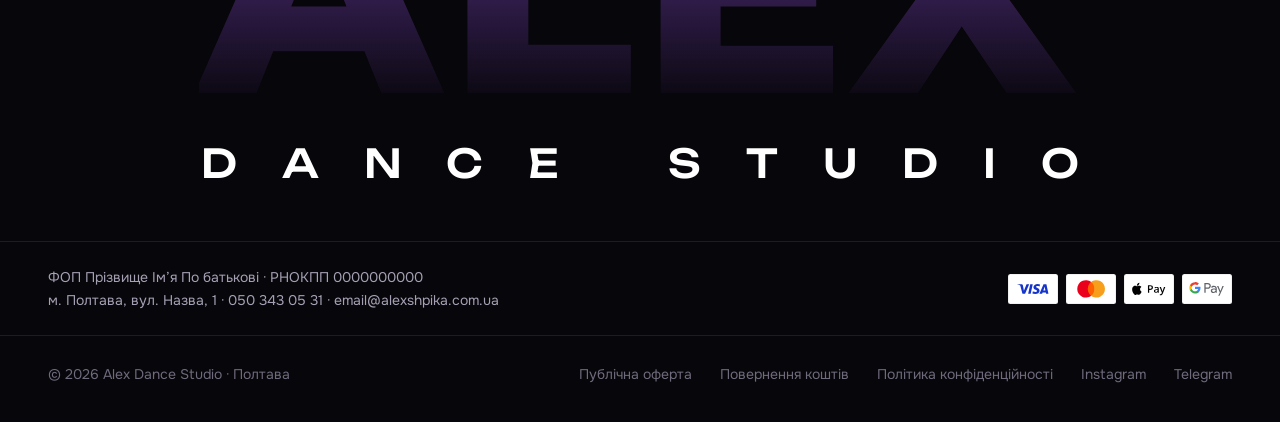
<file: oferta.html>
<!doctype html>
<html lang="uk">
<head>
<meta charset="utf-8">
<meta name="viewport" content="width=device-width, initial-scale=1, viewport-fit=cover">
<title>Публічна оферта — Alex Dance Studio</title>
<meta name="description" content="Публічна оферта Alex Dance Studio: послуги, ціни, оплата, абонемент із щомісячним списанням, скасування.">
<meta name="theme-color" content="#07060a">
<style>html{background:#07060a}</style>
<script>!function(){var w=0,d=document.documentElement;function s(){if(innerWidth!==w||matchMedia('(hover:hover)').matches){w=innerWidth;d.style.setProperty('--vh1',innerHeight/100+'px')}}s();addEventListener('resize',s);d.classList.add('js')}()</script>
<link rel="preconnect" href="https://fonts.googleapis.com">
<link rel="preconnect" href="https://fonts.gstatic.com" crossorigin>
<link rel="stylesheet" href="https://fonts.googleapis.com/css2?family=Onest:wght@400;500;600&family=Unbounded:wght@400;500;600;700&display=swap">
<!-- велике ALEX у підвалі: у Unbounded буква E з вигином на лівій стінці, тут стінки рівні; лише 4 літери -->
<link rel="stylesheet" href="https://fonts.googleapis.com/css2?family=Montserrat:wght@800&text=ALEX&display=swap">
<link rel="icon" href="img/logo-180.jpg">
<link rel="apple-touch-icon" href="img/logo-180.jpg">
<link rel="stylesheet" href="style.css?v=42">
</head>
<body class="page-inner page-doc" data-api="https://ortiatyxntdikaldepbp.supabase.co/functions/v1/tg-alexdance">

<svg width="0" height="0" style="position:absolute" aria-hidden="true">
  <symbol id="i-arrow" viewBox="0 0 24 24"><path d="M5 12h13M13 6l6 6-6 6" fill="none" stroke="currentColor" stroke-width="1.8" stroke-linecap="square"/></symbol>
  <symbol id="i-tg" viewBox="0 0 24 24"><path d="M21.5 4.2 2.9 11.4c-.9.4-.9 1.4 0 1.7l4.6 1.5 1.8 5.5c.2.7 1 .9 1.6.4l2.6-2.1 4.8 3.5c.7.5 1.6.1 1.8-.7L22.9 5.6c.2-1-.6-1.8-1.4-1.4ZM9.7 14.3l-.6 4-1.4-4.6 10.6-6.8-8.6 7.4Z" fill="currentColor"/></symbol>
  <symbol id="i-ig" viewBox="0 0 24 24"><rect x="3.5" y="3.5" width="17" height="17" rx="5" fill="none" stroke="currentColor" stroke-width="1.7"/><circle cx="12" cy="12" r="4" fill="none" stroke="currentColor" stroke-width="1.7"/><circle cx="17.2" cy="6.8" r="1.1" fill="currentColor"/></symbol>
  <symbol id="i-phone" viewBox="0 0 24 24"><path d="M6.6 3.5h2.6l1.5 4.2-2 1.4a12 12 0 0 0 6.2 6.2l1.4-2 4.2 1.5v2.6c0 1.2-1 2.1-2.2 2C10.4 18.8 5.2 13.6 4.6 5.7c-.1-1.2.8-2.2 2-2.2Z" fill="none" stroke="currentColor" stroke-width="1.7" stroke-linejoin="round"/></symbol>
  <symbol id="i-card" viewBox="0 0 24 24"><rect x="2.5" y="5" width="19" height="14" rx="2" fill="none" stroke="currentColor" stroke-width="1.7"/><path d="M2.5 9.5h19M6 15h4" stroke="currentColor" stroke-width="1.7"/></symbol>
  <symbol id="i-cam" viewBox="0 0 24 24"><rect x="2.5" y="6" width="13" height="12" rx="2" fill="none" stroke="currentColor" stroke-width="1.7"/><path d="m15.5 10.5 6-3.5v10l-6-3.5" fill="none" stroke="currentColor" stroke-width="1.7" stroke-linejoin="round"/></symbol>
  <symbol id="i-check" viewBox="0 0 24 24"><path d="m4.5 12.5 5 5 10-11" fill="none" stroke="currentColor" stroke-width="2" stroke-linecap="square"/></symbol>
  <symbol id="i-clock" viewBox="0 0 24 24"><circle cx="12" cy="12" r="8.5" fill="none" stroke="currentColor" stroke-width="1.7"/><path d="M12 7.5V12l3 2" fill="none" stroke="currentColor" stroke-width="1.7"/></symbol>
  <symbol id="i-bell" viewBox="0 0 24 24"><path d="M6 16.5V11a6 6 0 0 1 12 0v5.5l1.5 1.5h-15L6 16.5ZM10 20.5h4" fill="none" stroke="currentColor" stroke-width="1.7" stroke-linejoin="round"/></symbol>
  <symbol id="i-lock" viewBox="0 0 24 24"><rect x="4.5" y="10.5" width="15" height="10" rx="2" fill="none" stroke="currentColor" stroke-width="1.7"/><path d="M8 10.5V7.5a4 4 0 0 1 8 0v3" fill="none" stroke="currentColor" stroke-width="1.7"/></symbol>
  <symbol id="i-close" viewBox="0 0 24 24"><path d="m6 6 12 12M18 6 6 18" stroke="currentColor" stroke-width="1.8"/></symbol>
  <symbol id="i-menu" viewBox="0 0 24 24"><path d="M4 8h16M4 16h16" stroke="currentColor" stroke-width="1.8"/></symbol>
  <symbol id="i-spark" viewBox="0 0 24 24"><path d="M12 2.5c.6 5.2 4.3 8.9 9.5 9.5-5.2.6-8.9 4.3-9.5 9.5-.6-5.2-4.3-8.9-9.5-9.5 5.2-.6 8.9-4.3 9.5-9.5Z" fill="currentColor"/></symbol>
  <symbol id="i-repeat" viewBox="0 0 24 24"><path d="M4 11V9.5A3.5 3.5 0 0 1 7.5 6H19m-3-3 3 3-3 3M20 13v1.5a3.5 3.5 0 0 1-3.5 3.5H5m3 3-3-3 3-3" fill="none" stroke="currentColor" stroke-width="1.7" stroke-linecap="square"/></symbol>
  <symbol id="i-cal" viewBox="0 0 24 24"><rect x="3.5" y="5" width="17" height="15.5" rx="2" fill="none" stroke="currentColor" stroke-width="1.7"/><path d="M3.5 10h17M8 3v4M16 3v4M7.5 14h3v3h-3z" fill="none" stroke="currentColor" stroke-width="1.7"/></symbol>
  <symbol id="i-play" viewBox="0 0 24 24"><rect x="2.5" y="4.5" width="19" height="15" rx="2" fill="none" stroke="currentColor" stroke-width="1.7"/><path d="M10 9v6l5-3-5-3Z" fill="currentColor"/></symbol>
  <symbol id="i-pin" viewBox="0 0 24 24"><path d="M12 21s-6.5-6-6.5-11a6.5 6.5 0 0 1 13 0c0 5-6.5 11-6.5 11Z" fill="none" stroke="currentColor" stroke-width="1.7" stroke-linejoin="round"/><circle cx="12" cy="10" r="2.3" fill="none" stroke="currentColor" stroke-width="1.7"/></symbol>
  <symbol id="i-gift" viewBox="0 0 24 24"><rect x="3.5" y="8.5" width="17" height="4" rx="1" fill="none" stroke="currentColor" stroke-width="1.7"/><path d="M5 12.5v8h14v-8M12 8.5v12M12 8.5c-1.5-3.5-5.5-3.5-5.5-1.2 0 1.2 1.5 1.2 5.5 1.2Zm0 0c1.5-3.5 5.5-3.5 5.5-1.2 0 1.2-1.5 1.2-5.5 1.2Z" fill="none" stroke="currentColor" stroke-width="1.7" stroke-linejoin="round"/></symbol>
  <symbol id="i-photo" viewBox="0 0 24 24"><rect x="2.5" y="4.5" width="19" height="15" rx="3" fill="none" stroke="currentColor" stroke-width="1.6"/><circle cx="8.5" cy="10" r="1.8" fill="none" stroke="currentColor" stroke-width="1.6"/><path d="m3 17 5-4.5 4 3.5 3-2.5 6 5" fill="none" stroke="currentColor" stroke-width="1.6" stroke-linejoin="round"/></symbol>
  <symbol id="i-play-fill" viewBox="0 0 24 24"><path d="M8 5.5v13l10.5-6.5L8 5.5Z" fill="currentColor"/></symbol>
  <symbol id="i-back" viewBox="0 0 24 24"><path d="M15 4.5 7.5 12l7.5 7.5" fill="none" stroke="currentColor" stroke-width="2.4" stroke-linecap="round" stroke-linejoin="round"/></symbol>
  <symbol id="i-dcheck" viewBox="0 0 24 24"><path d="m1.5 12.5 4.5 4.5 8.5-9M10.5 16.2l.8.8 8.5-9" fill="none" stroke="currentColor" stroke-width="1.8" stroke-linecap="round" stroke-linejoin="round"/></symbol>
  <symbol id="i-out" viewBox="0 0 24 24"><path d="M8 5.5h10.5V16M18.5 5.5 5.5 18.5" fill="none" stroke="currentColor" stroke-width="2.6" stroke-linecap="round" stroke-linejoin="round"/></symbol>
  <symbol id="i-mic" viewBox="0 0 24 24"><rect x="9" y="2.5" width="6" height="11.5" rx="3" fill="none" stroke="currentColor" stroke-width="1.8"/><path d="M5.5 11a6.5 6.5 0 0 0 13 0M12 17.5v4" fill="none" stroke="currentColor" stroke-width="1.8" stroke-linecap="round"/></symbol>
  <symbol id="i-lines" viewBox="0 0 24 24"><path d="M4.5 6.5h15M4.5 12h15M4.5 17.5h15" stroke="currentColor" stroke-width="2.2" stroke-linecap="round"/></symbol>
  <symbol id="i-signal" viewBox="0 0 24 24"><path d="M2.5 16h3v4h-3zM8 13h3v7H8zM13.5 9.5h3V20h-3zM19 6h3v14h-3z" fill="currentColor"/></symbol>
  <symbol id="i-wifi" viewBox="0 0 24 24"><circle cx="12" cy="18.6" r="1.9" fill="currentColor"/><path d="M8 14.6a5.7 5.7 0 0 1 8 0M4.9 11.4a10.1 10.1 0 0 1 14.2 0M1.9 8.2a14.4 14.4 0 0 1 20.2 0" fill="none" stroke="currentColor" stroke-width="2.1" stroke-linecap="round"/></symbol>
  <symbol id="i-bat" viewBox="0 0 28 14"><rect x="1" y="1" width="22.5" height="12" rx="3.6" fill="none" stroke="currentColor" stroke-opacity=".45"/><rect x="3" y="3" width="16" height="8" rx="2" fill="currentColor"/><path d="M25.8 5.2v3.6" stroke="currentColor" stroke-opacity=".45" stroke-width="1.6" stroke-linecap="round"/></symbol>
</svg>

<header class="hd" id="hd">
  <div class="wrap hd__in">
    <a class="logo" href="index.html" aria-label="Alex Dance Studio — на головну">
      <img src="img/logo.jpg" alt="Alex Dance Studio" width="64" height="64">
    </a>
    <nav class="nav" aria-label="Розділи">
      <a href="index.html#bio">Біографія</a>
      <a href="index.html#groups">Групи</a>
      <a href="index.html#schedule">Розклад</a>
      <a href="index.html#consult">Консультація</a>
      <a href="index.html#records">Записи</a>
      <a href="index.html#therapy">Танцетерапія</a>
      <a href="index.html#contact">Контакти</a>
    </nav>
    <div class="hd__act">
      <a class="tile" href="https://www.instagram.com/alexdancestudio/" target="_blank" rel="noopener" aria-label="Instagram" data-link="instagram"><svg><use href="#i-ig"/></svg></a>
      <a class="tile" href="index.html#contact" aria-label="Telegram"><svg><use href="#i-tg"/></svg></a>
      <button class="tile tile--menu" id="menuBtn" aria-label="Меню" aria-expanded="false" aria-controls="mnav"><svg><use href="#i-menu"/></svg></button>
    </div>
  </div>
  <div class="mnav" id="mnav" hidden>
    <nav class="mnav__links" aria-label="Меню">
      <a href="index.html#bio">Біографія</a>
      <a href="index.html#groups">Групи</a>
      <a href="index.html#schedule">Розклад</a>
      <a href="index.html#consult">Консультація</a>
      <a href="index.html#records">Записи</a>
      <a href="index.html#therapy">Танцетерапія</a>
      <a href="index.html#contact">Контакти</a>
    </nav>
    <a class="mnav__tel" href="tel:+380503430531" data-txt="phone">050 343 05 31</a>
  </div>
</header>

<main>
  <section class="phead">
    <div class="stage" aria-hidden="true">
      <i class="beam beam--1"></i>
      <i class="beam beam--2"></i>
      <i class="beam beam--3"></i>
      <i class="floor"></i>
    </div>
    <div class="wrap phead__in">
      <a class="back" href="index.html"><svg><use href="#i-back"/></svg>Головна</a>
      <h1 class="phead__t">Публічна оферта</h1>
      <p class="phead__note">Договір про надання послуг Alex Dance Studio</p>
    </div>
  </section>
  <section class="sec sec--page">
    <div class="wrap doc">
      <div class="doc__body" data-doc="offer_text">
      <p>Редакція від 24 листопада 2026 року</p>
      <p>Цей документ — публічна пропозиція (оферта) <span data-txt="seller_name">ФОП Прізвище Ім’я По батькові</span> (далі — Виконавець) укласти договір про надання послуг на умовах, викладених нижче, з будь-якою дієздатною особою (далі — Замовник). Оплата послуги на сайті <a href="https://alexshpika.com.ua">alexshpika.com.ua</a> означає повне й беззастережне прийняття (акцепт) цієї оферти.</p>
      <h2>1. Предмет договору</h2>
      <p>Виконавець надає Замовнику послуги студії танцю Alex Dance Studio:</p>
      <ul>
        <li><b>групові заняття</b> в студії в Полтаві — за абонементом (щомісячна підписка) або разово;</li>
        <li><b>особисті консультації</b> Олександри Шпіки онлайн у Zoom;</li>
        <li><b>доступ до відеозаписів</b> лекцій і практик у Telegram;</li>
        <li><b>тренінг «Танцетерапія»</b> — за окремою домовленістю.</li>
      </ul>
      <p>Перелік послуг, розклад і ціни вказані на сайті й можуть змінюватися. Ціна послуги фіксується в момент оплати.</p>
      <h2>2. Ціни й оплата</h2>
      <ul>
        <li>Ціни вказані в гривнях. Оплата — карткою Visa чи Mastercard, через Apple Pay або Google Pay на сайті. Платіж обробляє банк-еквайр; дані картки Виконавець не отримує й не зберігає.</li>
        <li><b>Абонемент</b> — регулярний платіж: перше списання в день оформлення, далі щомісяця в ту саму дату на ту саму суму, доки Замовник не скасує підписку. Оформлюючи абонемент, Замовник окремо погоджується на щомісячне списання.</li>
        <li>Якщо чергове списання не пройшло (недостатньо коштів, картку заблоковано), підписка припиняється, а доступ до чату групи закривається. Відновити її можна новою оплатою на сайті.</li>
      </ul>
      <h2>3. Як надаються послуги</h2>
      <ul>
        <li>Після оплати Замовник переходить у Telegram-бот студії <b>@Alex_Dance_Bot</b>, який підтверджує оплату, нагадує про заняття й надає доступ.</li>
        <li><b>Абонемент:</b> 8 занять на місяць (для дитячої групи — 12) за розкладом групи на сайті; особисте запрошення в чат групи.</li>
        <li><b>Разове заняття:</b> одне заняття в обраний день і час за розкладом.</li>
        <li><b>Консультація:</b> день і час Замовник обирає під час запису; посилання на Zoom бот надсилає одразу й за годину до початку. Перенести консультацію можна в боті не пізніше ніж за добу.</li>
        <li><b>Відеозапис:</b> бот надсилає відео в Telegram одразу після оплати. Запис надається лише для особистого перегляду: його не можна копіювати, поширювати чи показувати іншим.</li>
      </ul>
      <h2>4. Скасування підписки</h2>
      <p>Скасувати абонемент можна будь-коли в боті: «Мої абонементи й оплати» → «Скасувати». Після скасування списань більше не буде, а заняття й чат групи лишаються доступними до кінця вже оплаченого місяця. За 3 дні до кожного списання бот надсилає нагадування.</p>
      <h2>5. Повернення коштів</h2>
      <p>Умови повернення — на сторінці <a href="povernennya.html">«Повернення коштів»</a>, яка є частиною цього договору.</p>
      <h2>6. Права й обов’язки</h2>
      <ul>
        <li>Виконавець проводить заняття й консультації в оголошений час, а в разі скасування з власної вини — переносить їх або повертає кошти.</li>
        <li>Замовник самостійно оцінює стан свого здоров’я й можливість займатися фізичною активністю; за наявності протипоказань — радиться з лікарем.</li>
        <li>Замовник дотримується правил студії й не передає іншим особисті запрошення та доступи.</li>
      </ul>
      <h2>7. Персональні дані</h2>
      <p>Оплачуючи послугу, Замовник погоджується на обробку своїх персональних даних відповідно до <a href="polityka.html">Політики конфіденційності</a>.</p>
      <h2>8. Інше</h2>
      <p>Спори вирішуються шляхом переговорів, а якщо домовитися не вдалося — відповідно до законодавства України. Договір діє до повного виконання сторонами зобов’язань.</p>
      <h2>9. Реквізити Виконавця</h2>
      <p class="doc__req"><span data-txt="seller_name">ФОП Прізвище Ім’я По батькові</span><br>РНОКПП <span data-txt="seller_code">0000000000</span><br><span data-txt="seller_address">м. Полтава, вул. Назва, 1</span><br>Телефон: <a href="tel:+380503430531" data-txt="phone">050 343 05 31</a><br>Email: <a href="mailto:email@alexshpika.com.ua" data-txt="email" data-mail>email@alexshpika.com.ua</a></p>
      </div>
    </div>
  </section>
</main>

<footer class="ft">
  <div class="ft__brand" aria-hidden="true">
    <p class="ft__big">ALEX</p>
    <p class="ft__sub"><span>D</span><span>A</span><span>N</span><span>C</span><span>E</span><i></i><span>S</span><span>T</span><span>U</span><span>D</span><span>I</span><span>O</span></p>
  </div>
  <div class="wrap ft__req">
    <div class="ft__who">
      <p><span data-txt="seller_name">ФОП Прізвище Ім’я По батькові</span> · РНОКПП <span data-txt="seller_code">0000000000</span></p>
      <p><span data-txt="seller_address">м. Полтава, вул. Назва, 1</span> · <a href="tel:+380503430531" data-txt="phone">050 343 05 31</a> · <a href="mailto:email@alexshpika.com.ua" data-txt="email" data-mail>email@alexshpika.com.ua</a></p>
    </div>
    <span class="paylogos" aria-label="Приймаємо до оплати">
        <img src="img/pay/visa.svg" alt="Visa" width="40" height="24"><img src="img/pay/mastercard.svg" alt="Mastercard" width="40" height="24"><img src="img/pay/apple-pay.svg" alt="Apple Pay" width="40" height="24"><img src="img/pay/google-pay.svg" alt="Google Pay" width="40" height="24">
      </span>
  </div>
  <div class="wrap ft__row">
    <span>© 2026 Alex Dance Studio · Полтава</span>
    <nav class="ft__nav" aria-label="Документи й соцмережі">
      <a href="oferta.html">Публічна оферта</a>
      <a href="povernennya.html">Повернення коштів</a>
      <a href="polityka.html">Політика конфіденційності</a>
      <a href="https://www.instagram.com/alexdancestudio/" target="_blank" rel="noopener" data-link="instagram">Instagram</a>
      <a href="#" data-tg data-link="telegram">Telegram</a>
    </nav>
  </div>
</footer>

<a class="fab" id="fab" href="index.html#contact" aria-label="Написати нам"><svg><use href="#i-tg"/></svg></a>

<!-- Оплата (демо) -->
<dialog class="pay" id="pay" aria-labelledby="payTitle">
  <div class="pay__in">
    <button class="tile pay__x" data-close aria-label="Закрити"><svg><use href="#i-close"/></svg></button>
    <div class="pay__step" id="pay1">
      <p class="pay__kind" id="payKind">Підписка</p>
      <h3 class="pay__t" id="payTitle">High Heels Class</h3>
      <p class="pay__meta" id="payMeta">Пн, Чт 19:00 · 8 занять щомісяця</p>
      <form id="payForm" novalidate>
        <div class="when" id="payWhen" hidden>
          <p class="when__l">День</p>
          <div class="when__days" id="whenDays"></div>
          <p class="when__l">Час</p>
          <div class="when__times" id="whenTimes"></div>
          <p class="when__note" id="whenNote" hidden></p>
        </div>
        <label class="fld"><input name="name" required autocomplete="name" placeholder=" "><span>Ім’я</span></label>
        <label class="fld"><input name="phone" required type="tel" autocomplete="tel" placeholder=" "><span>Телефон</span></label>
        <label class="fld"><input name="tg" autocomplete="off" placeholder=" "><span>Telegram @нік (необовʼязково)</span></label>
        <label class="chk" id="paySub" hidden><input type="checkbox" name="auto"><span>Продовжувати автоматично: з <b id="paySubDate">1-го числа</b> щомісяця списуватиметься <b id="paySubPrice">1 200 ₴</b> за весь місяць. Вимкнути можна будь-коли в боті.</span></label>
        <label class="chk" id="payAgree"><input type="checkbox" name="offer" required><span>Погоджуюсь з <a href="oferta.html" target="_blank" rel="noopener">публічною офертою</a>, <a href="povernennya.html" target="_blank" rel="noopener">умовами повернення</a> та <a href="polityka.html" target="_blank" rel="noopener">політикою конфіденційності</a></span></label>
        <button class="btn btn--ac btn--full" type="submit"><span id="payBtn">Оплатити</span> <span id="payPrice">1 200 ₴</span></button>
      </form>
      <p class="pay__safe"><svg><use href="#i-lock"/></svg>Безпечна оплата карткою</p>
      <span class="paylogos" aria-label="Приймаємо до оплати">
        <img src="img/pay/visa.svg" alt="Visa" width="40" height="24"><img src="img/pay/mastercard.svg" alt="Mastercard" width="40" height="24"><img src="img/pay/apple-pay.svg" alt="Apple Pay" width="40" height="24"><img src="img/pay/google-pay.svg" alt="Google Pay" width="40" height="24">
      </span>
    </div>
    <div class="pay__step" id="pay2" hidden>
      <span class="pay__ok"><svg><use href="#i-check"/></svg></span>
      <h3 class="pay__t" id="payDone">Оплачено</h3>
      <p class="pay__meta" id="payAfter">Бот підтвердить оплату в Telegram.</p>
      <a class="btn btn--ac btn--full" href="#" data-tg><svg><use href="#i-tg"/></svg>Відкрити бота в Telegram</a>
      <p class="pay__demo">Демо: справжня оплата підключається на останньому етапі</p>
    </div>
  </div>
</dialog>

<script src="platform.js?v=30"></script>
<script src="script.js?v=30"></script>
</body>
</html>
</file>
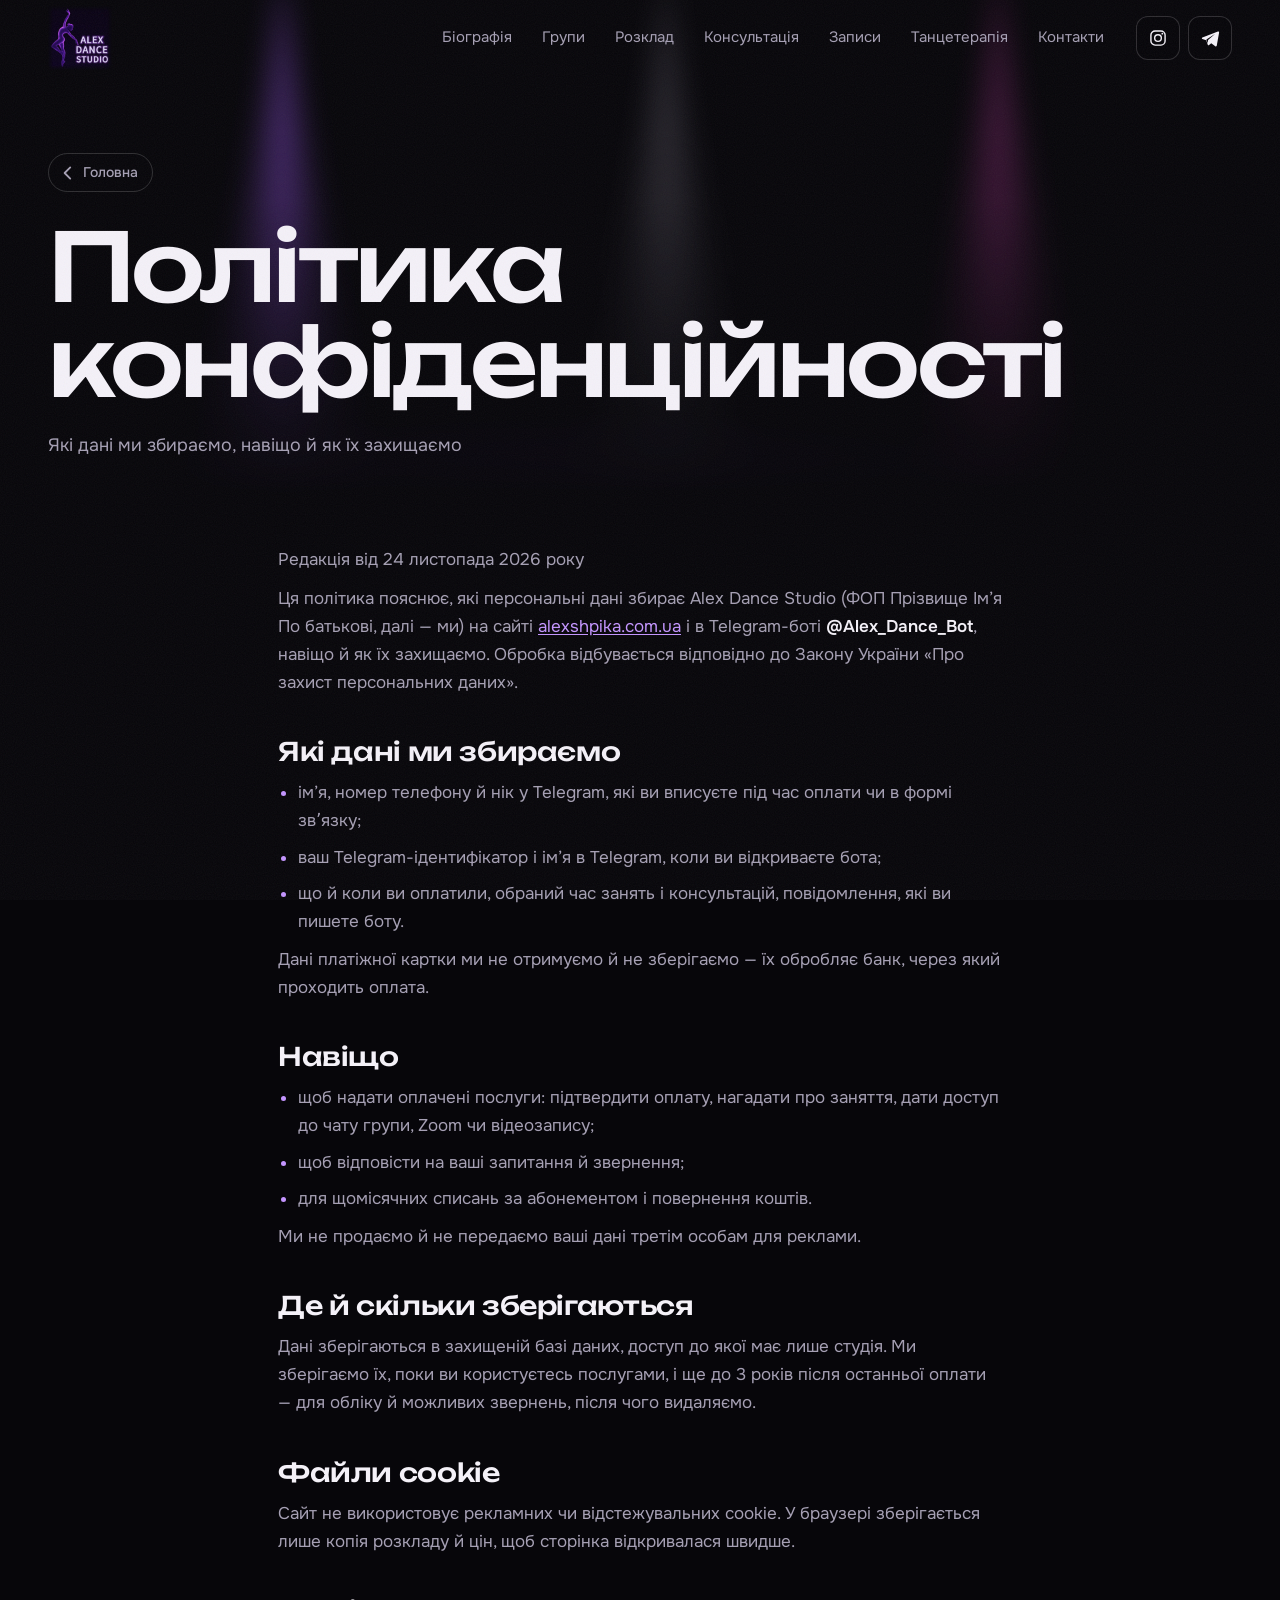
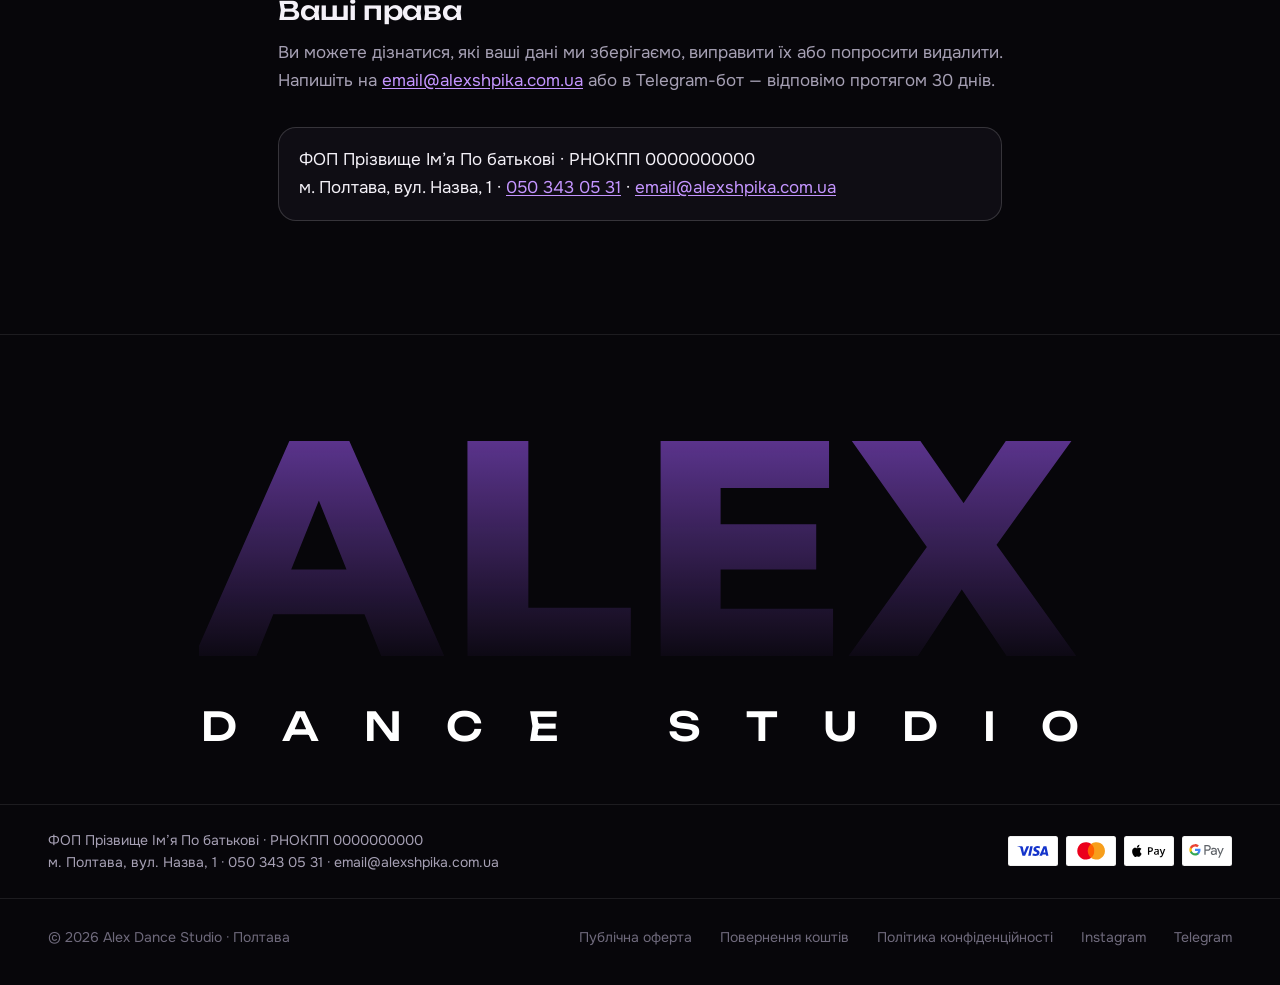
<file: polityka.html>
<!doctype html>
<html lang="uk">
<head>
<meta charset="utf-8">
<meta name="viewport" content="width=device-width, initial-scale=1, viewport-fit=cover">
<title>Політика конфіденційності — Alex Dance Studio</title>
<meta name="description" content="Політика конфіденційності Alex Dance Studio: які персональні дані збираємо, навіщо й як захищаємо.">
<meta name="theme-color" content="#07060a">
<style>html{background:#07060a}</style>
<script>!function(){var w=0,d=document.documentElement;function s(){if(innerWidth!==w||matchMedia('(hover:hover)').matches){w=innerWidth;d.style.setProperty('--vh1',innerHeight/100+'px')}}s();addEventListener('resize',s);d.classList.add('js')}()</script>
<link rel="preconnect" href="https://fonts.googleapis.com">
<link rel="preconnect" href="https://fonts.gstatic.com" crossorigin>
<link rel="stylesheet" href="https://fonts.googleapis.com/css2?family=Onest:wght@400;500;600&family=Unbounded:wght@400;500;600;700&display=swap">
<!-- велике ALEX у підвалі: у Unbounded буква E з вигином на лівій стінці, тут стінки рівні; лише 4 літери -->
<link rel="stylesheet" href="https://fonts.googleapis.com/css2?family=Montserrat:wght@800&text=ALEX&display=swap">
<link rel="icon" href="img/logo-180.jpg">
<link rel="apple-touch-icon" href="img/logo-180.jpg">
<link rel="stylesheet" href="style.css?v=42">
</head>
<body class="page-inner page-doc" data-api="https://ortiatyxntdikaldepbp.supabase.co/functions/v1/tg-alexdance">

<svg width="0" height="0" style="position:absolute" aria-hidden="true">
  <symbol id="i-arrow" viewBox="0 0 24 24"><path d="M5 12h13M13 6l6 6-6 6" fill="none" stroke="currentColor" stroke-width="1.8" stroke-linecap="square"/></symbol>
  <symbol id="i-tg" viewBox="0 0 24 24"><path d="M21.5 4.2 2.9 11.4c-.9.4-.9 1.4 0 1.7l4.6 1.5 1.8 5.5c.2.7 1 .9 1.6.4l2.6-2.1 4.8 3.5c.7.5 1.6.1 1.8-.7L22.9 5.6c.2-1-.6-1.8-1.4-1.4ZM9.7 14.3l-.6 4-1.4-4.6 10.6-6.8-8.6 7.4Z" fill="currentColor"/></symbol>
  <symbol id="i-ig" viewBox="0 0 24 24"><rect x="3.5" y="3.5" width="17" height="17" rx="5" fill="none" stroke="currentColor" stroke-width="1.7"/><circle cx="12" cy="12" r="4" fill="none" stroke="currentColor" stroke-width="1.7"/><circle cx="17.2" cy="6.8" r="1.1" fill="currentColor"/></symbol>
  <symbol id="i-phone" viewBox="0 0 24 24"><path d="M6.6 3.5h2.6l1.5 4.2-2 1.4a12 12 0 0 0 6.2 6.2l1.4-2 4.2 1.5v2.6c0 1.2-1 2.1-2.2 2C10.4 18.8 5.2 13.6 4.6 5.7c-.1-1.2.8-2.2 2-2.2Z" fill="none" stroke="currentColor" stroke-width="1.7" stroke-linejoin="round"/></symbol>
  <symbol id="i-card" viewBox="0 0 24 24"><rect x="2.5" y="5" width="19" height="14" rx="2" fill="none" stroke="currentColor" stroke-width="1.7"/><path d="M2.5 9.5h19M6 15h4" stroke="currentColor" stroke-width="1.7"/></symbol>
  <symbol id="i-cam" viewBox="0 0 24 24"><rect x="2.5" y="6" width="13" height="12" rx="2" fill="none" stroke="currentColor" stroke-width="1.7"/><path d="m15.5 10.5 6-3.5v10l-6-3.5" fill="none" stroke="currentColor" stroke-width="1.7" stroke-linejoin="round"/></symbol>
  <symbol id="i-check" viewBox="0 0 24 24"><path d="m4.5 12.5 5 5 10-11" fill="none" stroke="currentColor" stroke-width="2" stroke-linecap="square"/></symbol>
  <symbol id="i-clock" viewBox="0 0 24 24"><circle cx="12" cy="12" r="8.5" fill="none" stroke="currentColor" stroke-width="1.7"/><path d="M12 7.5V12l3 2" fill="none" stroke="currentColor" stroke-width="1.7"/></symbol>
  <symbol id="i-bell" viewBox="0 0 24 24"><path d="M6 16.5V11a6 6 0 0 1 12 0v5.5l1.5 1.5h-15L6 16.5ZM10 20.5h4" fill="none" stroke="currentColor" stroke-width="1.7" stroke-linejoin="round"/></symbol>
  <symbol id="i-lock" viewBox="0 0 24 24"><rect x="4.5" y="10.5" width="15" height="10" rx="2" fill="none" stroke="currentColor" stroke-width="1.7"/><path d="M8 10.5V7.5a4 4 0 0 1 8 0v3" fill="none" stroke="currentColor" stroke-width="1.7"/></symbol>
  <symbol id="i-close" viewBox="0 0 24 24"><path d="m6 6 12 12M18 6 6 18" stroke="currentColor" stroke-width="1.8"/></symbol>
  <symbol id="i-menu" viewBox="0 0 24 24"><path d="M4 8h16M4 16h16" stroke="currentColor" stroke-width="1.8"/></symbol>
  <symbol id="i-spark" viewBox="0 0 24 24"><path d="M12 2.5c.6 5.2 4.3 8.9 9.5 9.5-5.2.6-8.9 4.3-9.5 9.5-.6-5.2-4.3-8.9-9.5-9.5 5.2-.6 8.9-4.3 9.5-9.5Z" fill="currentColor"/></symbol>
  <symbol id="i-repeat" viewBox="0 0 24 24"><path d="M4 11V9.5A3.5 3.5 0 0 1 7.5 6H19m-3-3 3 3-3 3M20 13v1.5a3.5 3.5 0 0 1-3.5 3.5H5m3 3-3-3 3-3" fill="none" stroke="currentColor" stroke-width="1.7" stroke-linecap="square"/></symbol>
  <symbol id="i-cal" viewBox="0 0 24 24"><rect x="3.5" y="5" width="17" height="15.5" rx="2" fill="none" stroke="currentColor" stroke-width="1.7"/><path d="M3.5 10h17M8 3v4M16 3v4M7.5 14h3v3h-3z" fill="none" stroke="currentColor" stroke-width="1.7"/></symbol>
  <symbol id="i-play" viewBox="0 0 24 24"><rect x="2.5" y="4.5" width="19" height="15" rx="2" fill="none" stroke="currentColor" stroke-width="1.7"/><path d="M10 9v6l5-3-5-3Z" fill="currentColor"/></symbol>
  <symbol id="i-pin" viewBox="0 0 24 24"><path d="M12 21s-6.5-6-6.5-11a6.5 6.5 0 0 1 13 0c0 5-6.5 11-6.5 11Z" fill="none" stroke="currentColor" stroke-width="1.7" stroke-linejoin="round"/><circle cx="12" cy="10" r="2.3" fill="none" stroke="currentColor" stroke-width="1.7"/></symbol>
  <symbol id="i-gift" viewBox="0 0 24 24"><rect x="3.5" y="8.5" width="17" height="4" rx="1" fill="none" stroke="currentColor" stroke-width="1.7"/><path d="M5 12.5v8h14v-8M12 8.5v12M12 8.5c-1.5-3.5-5.5-3.5-5.5-1.2 0 1.2 1.5 1.2 5.5 1.2Zm0 0c1.5-3.5 5.5-3.5 5.5-1.2 0 1.2-1.5 1.2-5.5 1.2Z" fill="none" stroke="currentColor" stroke-width="1.7" stroke-linejoin="round"/></symbol>
  <symbol id="i-photo" viewBox="0 0 24 24"><rect x="2.5" y="4.5" width="19" height="15" rx="3" fill="none" stroke="currentColor" stroke-width="1.6"/><circle cx="8.5" cy="10" r="1.8" fill="none" stroke="currentColor" stroke-width="1.6"/><path d="m3 17 5-4.5 4 3.5 3-2.5 6 5" fill="none" stroke="currentColor" stroke-width="1.6" stroke-linejoin="round"/></symbol>
  <symbol id="i-play-fill" viewBox="0 0 24 24"><path d="M8 5.5v13l10.5-6.5L8 5.5Z" fill="currentColor"/></symbol>
  <symbol id="i-back" viewBox="0 0 24 24"><path d="M15 4.5 7.5 12l7.5 7.5" fill="none" stroke="currentColor" stroke-width="2.4" stroke-linecap="round" stroke-linejoin="round"/></symbol>
  <symbol id="i-dcheck" viewBox="0 0 24 24"><path d="m1.5 12.5 4.5 4.5 8.5-9M10.5 16.2l.8.8 8.5-9" fill="none" stroke="currentColor" stroke-width="1.8" stroke-linecap="round" stroke-linejoin="round"/></symbol>
  <symbol id="i-out" viewBox="0 0 24 24"><path d="M8 5.5h10.5V16M18.5 5.5 5.5 18.5" fill="none" stroke="currentColor" stroke-width="2.6" stroke-linecap="round" stroke-linejoin="round"/></symbol>
  <symbol id="i-mic" viewBox="0 0 24 24"><rect x="9" y="2.5" width="6" height="11.5" rx="3" fill="none" stroke="currentColor" stroke-width="1.8"/><path d="M5.5 11a6.5 6.5 0 0 0 13 0M12 17.5v4" fill="none" stroke="currentColor" stroke-width="1.8" stroke-linecap="round"/></symbol>
  <symbol id="i-lines" viewBox="0 0 24 24"><path d="M4.5 6.5h15M4.5 12h15M4.5 17.5h15" stroke="currentColor" stroke-width="2.2" stroke-linecap="round"/></symbol>
  <symbol id="i-signal" viewBox="0 0 24 24"><path d="M2.5 16h3v4h-3zM8 13h3v7H8zM13.5 9.5h3V20h-3zM19 6h3v14h-3z" fill="currentColor"/></symbol>
  <symbol id="i-wifi" viewBox="0 0 24 24"><circle cx="12" cy="18.6" r="1.9" fill="currentColor"/><path d="M8 14.6a5.7 5.7 0 0 1 8 0M4.9 11.4a10.1 10.1 0 0 1 14.2 0M1.9 8.2a14.4 14.4 0 0 1 20.2 0" fill="none" stroke="currentColor" stroke-width="2.1" stroke-linecap="round"/></symbol>
  <symbol id="i-bat" viewBox="0 0 28 14"><rect x="1" y="1" width="22.5" height="12" rx="3.6" fill="none" stroke="currentColor" stroke-opacity=".45"/><rect x="3" y="3" width="16" height="8" rx="2" fill="currentColor"/><path d="M25.8 5.2v3.6" stroke="currentColor" stroke-opacity=".45" stroke-width="1.6" stroke-linecap="round"/></symbol>
</svg>

<header class="hd" id="hd">
  <div class="wrap hd__in">
    <a class="logo" href="index.html" aria-label="Alex Dance Studio — на головну">
      <img src="img/logo.jpg" alt="Alex Dance Studio" width="64" height="64">
    </a>
    <nav class="nav" aria-label="Розділи">
      <a href="index.html#bio">Біографія</a>
      <a href="index.html#groups">Групи</a>
      <a href="index.html#schedule">Розклад</a>
      <a href="index.html#consult">Консультація</a>
      <a href="index.html#records">Записи</a>
      <a href="index.html#therapy">Танцетерапія</a>
      <a href="index.html#contact">Контакти</a>
    </nav>
    <div class="hd__act">
      <a class="tile" href="https://www.instagram.com/alexdancestudio/" target="_blank" rel="noopener" aria-label="Instagram" data-link="instagram"><svg><use href="#i-ig"/></svg></a>
      <a class="tile" href="index.html#contact" aria-label="Telegram"><svg><use href="#i-tg"/></svg></a>
      <button class="tile tile--menu" id="menuBtn" aria-label="Меню" aria-expanded="false" aria-controls="mnav"><svg><use href="#i-menu"/></svg></button>
    </div>
  </div>
  <div class="mnav" id="mnav" hidden>
    <nav class="mnav__links" aria-label="Меню">
      <a href="index.html#bio">Біографія</a>
      <a href="index.html#groups">Групи</a>
      <a href="index.html#schedule">Розклад</a>
      <a href="index.html#consult">Консультація</a>
      <a href="index.html#records">Записи</a>
      <a href="index.html#therapy">Танцетерапія</a>
      <a href="index.html#contact">Контакти</a>
    </nav>
    <a class="mnav__tel" href="tel:+380503430531" data-txt="phone">050 343 05 31</a>
  </div>
</header>

<main>
  <section class="phead">
    <div class="stage" aria-hidden="true">
      <i class="beam beam--1"></i>
      <i class="beam beam--2"></i>
      <i class="beam beam--3"></i>
      <i class="floor"></i>
    </div>
    <div class="wrap phead__in">
      <a class="back" href="index.html"><svg><use href="#i-back"/></svg>Головна</a>
      <h1 class="phead__t">Політика конфіденційності</h1>
      <p class="phead__note">Які дані ми збираємо, навіщо й як їх захищаємо</p>
    </div>
  </section>
  <section class="sec sec--page">
    <div class="wrap doc">
      <div class="doc__body" data-doc="privacy_text">
      <p>Редакція від 24 листопада 2026 року</p>
      <p>Ця політика пояснює, які персональні дані збирає Alex Dance Studio (<span data-txt="seller_name">ФОП Прізвище Ім’я По батькові</span>, далі — ми) на сайті <a href="https://alexshpika.com.ua">alexshpika.com.ua</a> і в Telegram-боті <b>@Alex_Dance_Bot</b>, навіщо й як їх захищаємо. Обробка відбувається відповідно до Закону України «Про захист персональних даних».</p>
      <h2>Які дані ми збираємо</h2>
      <ul>
        <li>ім’я, номер телефону й нік у Telegram, які ви вписуєте під час оплати чи в формі звʼязку;</li>
        <li>ваш Telegram-ідентифікатор і ім’я в Telegram, коли ви відкриваєте бота;</li>
        <li>що й коли ви оплатили, обраний час занять і консультацій, повідомлення, які ви пишете боту.</li>
      </ul>
      <p>Дані платіжної картки ми не отримуємо й не зберігаємо — їх обробляє банк, через який проходить оплата.</p>
      <h2>Навіщо</h2>
      <ul>
        <li>щоб надати оплачені послуги: підтвердити оплату, нагадати про заняття, дати доступ до чату групи, Zoom чи відеозапису;</li>
        <li>щоб відповісти на ваші запитання й звернення;</li>
        <li>для щомісячних списань за абонементом і повернення коштів.</li>
      </ul>
      <p>Ми не продаємо й не передаємо ваші дані третім особам для реклами.</p>
      <h2>Де й скільки зберігаються</h2>
      <p>Дані зберігаються в захищеній базі даних, доступ до якої має лише студія. Ми зберігаємо їх, поки ви користуєтесь послугами, і ще до 3 років після останньої оплати — для обліку й можливих звернень, після чого видаляємо.</p>
      <h2>Файли cookie</h2>
      <p>Сайт не використовує рекламних чи відстежувальних cookie. У браузері зберігається лише копія розкладу й цін, щоб сторінка відкривалася швидше.</p>
      <h2>Ваші права</h2>
      <p>Ви можете дізнатися, які ваші дані ми зберігаємо, виправити їх або попросити видалити. Напишіть на <a href="mailto:email@alexshpika.com.ua" data-txt="email" data-mail>email@alexshpika.com.ua</a> або в Telegram-бот — відповімо протягом 30 днів.</p>
      <p class="doc__req"><span data-txt="seller_name">ФОП Прізвище Ім’я По батькові</span> · РНОКПП <span data-txt="seller_code">0000000000</span><br><span data-txt="seller_address">м. Полтава, вул. Назва, 1</span> · <a href="tel:+380503430531" data-txt="phone">050 343 05 31</a> · <a href="mailto:email@alexshpika.com.ua" data-txt="email" data-mail>email@alexshpika.com.ua</a></p>
      </div>
    </div>
  </section>
</main>

<footer class="ft">
  <div class="ft__brand" aria-hidden="true">
    <p class="ft__big">ALEX</p>
    <p class="ft__sub"><span>D</span><span>A</span><span>N</span><span>C</span><span>E</span><i></i><span>S</span><span>T</span><span>U</span><span>D</span><span>I</span><span>O</span></p>
  </div>
  <div class="wrap ft__req">
    <div class="ft__who">
      <p><span data-txt="seller_name">ФОП Прізвище Ім’я По батькові</span> · РНОКПП <span data-txt="seller_code">0000000000</span></p>
      <p><span data-txt="seller_address">м. Полтава, вул. Назва, 1</span> · <a href="tel:+380503430531" data-txt="phone">050 343 05 31</a> · <a href="mailto:email@alexshpika.com.ua" data-txt="email" data-mail>email@alexshpika.com.ua</a></p>
    </div>
    <span class="paylogos" aria-label="Приймаємо до оплати">
        <img src="img/pay/visa.svg" alt="Visa" width="40" height="24"><img src="img/pay/mastercard.svg" alt="Mastercard" width="40" height="24"><img src="img/pay/apple-pay.svg" alt="Apple Pay" width="40" height="24"><img src="img/pay/google-pay.svg" alt="Google Pay" width="40" height="24">
      </span>
  </div>
  <div class="wrap ft__row">
    <span>© 2026 Alex Dance Studio · Полтава</span>
    <nav class="ft__nav" aria-label="Документи й соцмережі">
      <a href="oferta.html">Публічна оферта</a>
      <a href="povernennya.html">Повернення коштів</a>
      <a href="polityka.html">Політика конфіденційності</a>
      <a href="https://www.instagram.com/alexdancestudio/" target="_blank" rel="noopener" data-link="instagram">Instagram</a>
      <a href="#" data-tg data-link="telegram">Telegram</a>
    </nav>
  </div>
</footer>

<a class="fab" id="fab" href="index.html#contact" aria-label="Написати нам"><svg><use href="#i-tg"/></svg></a>

<!-- Оплата (демо) -->
<dialog class="pay" id="pay" aria-labelledby="payTitle">
  <div class="pay__in">
    <button class="tile pay__x" data-close aria-label="Закрити"><svg><use href="#i-close"/></svg></button>
    <div class="pay__step" id="pay1">
      <p class="pay__kind" id="payKind">Підписка</p>
      <h3 class="pay__t" id="payTitle">High Heels Class</h3>
      <p class="pay__meta" id="payMeta">Пн, Чт 19:00 · 8 занять щомісяця</p>
      <form id="payForm" novalidate>
        <div class="when" id="payWhen" hidden>
          <p class="when__l">День</p>
          <div class="when__days" id="whenDays"></div>
          <p class="when__l">Час</p>
          <div class="when__times" id="whenTimes"></div>
          <p class="when__note" id="whenNote" hidden></p>
        </div>
        <label class="fld"><input name="name" required autocomplete="name" placeholder=" "><span>Ім’я</span></label>
        <label class="fld"><input name="phone" required type="tel" autocomplete="tel" placeholder=" "><span>Телефон</span></label>
        <label class="fld"><input name="tg" autocomplete="off" placeholder=" "><span>Telegram @нік (необовʼязково)</span></label>
        <label class="chk" id="paySub" hidden><input type="checkbox" name="auto"><span>Продовжувати автоматично: з <b id="paySubDate">1-го числа</b> щомісяця списуватиметься <b id="paySubPrice">1 200 ₴</b> за весь місяць. Вимкнути можна будь-коли в боті.</span></label>
        <label class="chk" id="payAgree"><input type="checkbox" name="offer" required><span>Погоджуюсь з <a href="oferta.html" target="_blank" rel="noopener">публічною офертою</a>, <a href="povernennya.html" target="_blank" rel="noopener">умовами повернення</a> та <a href="polityka.html" target="_blank" rel="noopener">політикою конфіденційності</a></span></label>
        <button class="btn btn--ac btn--full" type="submit"><span id="payBtn">Оплатити</span> <span id="payPrice">1 200 ₴</span></button>
      </form>
      <p class="pay__safe"><svg><use href="#i-lock"/></svg>Безпечна оплата карткою</p>
      <span class="paylogos" aria-label="Приймаємо до оплати">
        <img src="img/pay/visa.svg" alt="Visa" width="40" height="24"><img src="img/pay/mastercard.svg" alt="Mastercard" width="40" height="24"><img src="img/pay/apple-pay.svg" alt="Apple Pay" width="40" height="24"><img src="img/pay/google-pay.svg" alt="Google Pay" width="40" height="24">
      </span>
    </div>
    <div class="pay__step" id="pay2" hidden>
      <span class="pay__ok"><svg><use href="#i-check"/></svg></span>
      <h3 class="pay__t" id="payDone">Оплачено</h3>
      <p class="pay__meta" id="payAfter">Бот підтвердить оплату в Telegram.</p>
      <a class="btn btn--ac btn--full" href="#" data-tg><svg><use href="#i-tg"/></svg>Відкрити бота в Telegram</a>
      <p class="pay__demo">Демо: справжня оплата підключається на останньому етапі</p>
    </div>
  </div>
</dialog>

<script src="platform.js?v=30"></script>
<script src="script.js?v=30"></script>
</body>
</html>
</file>
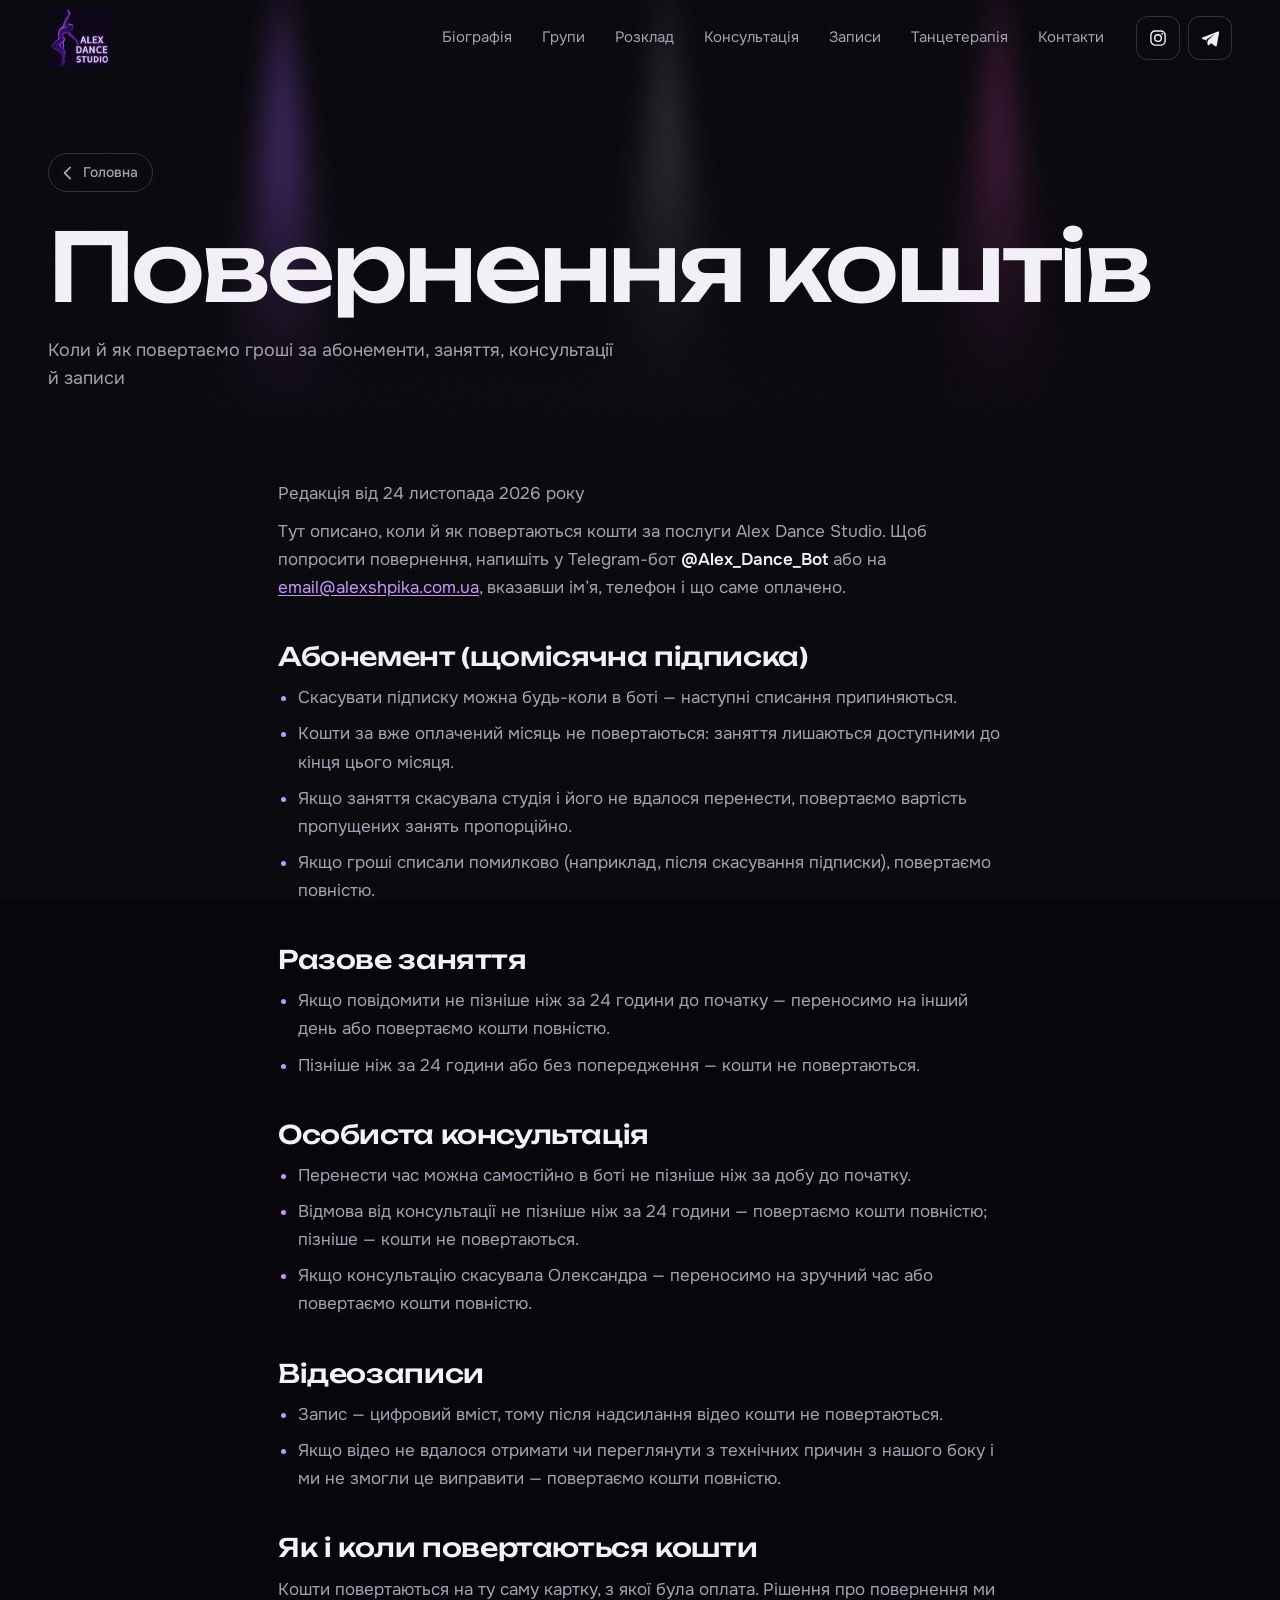
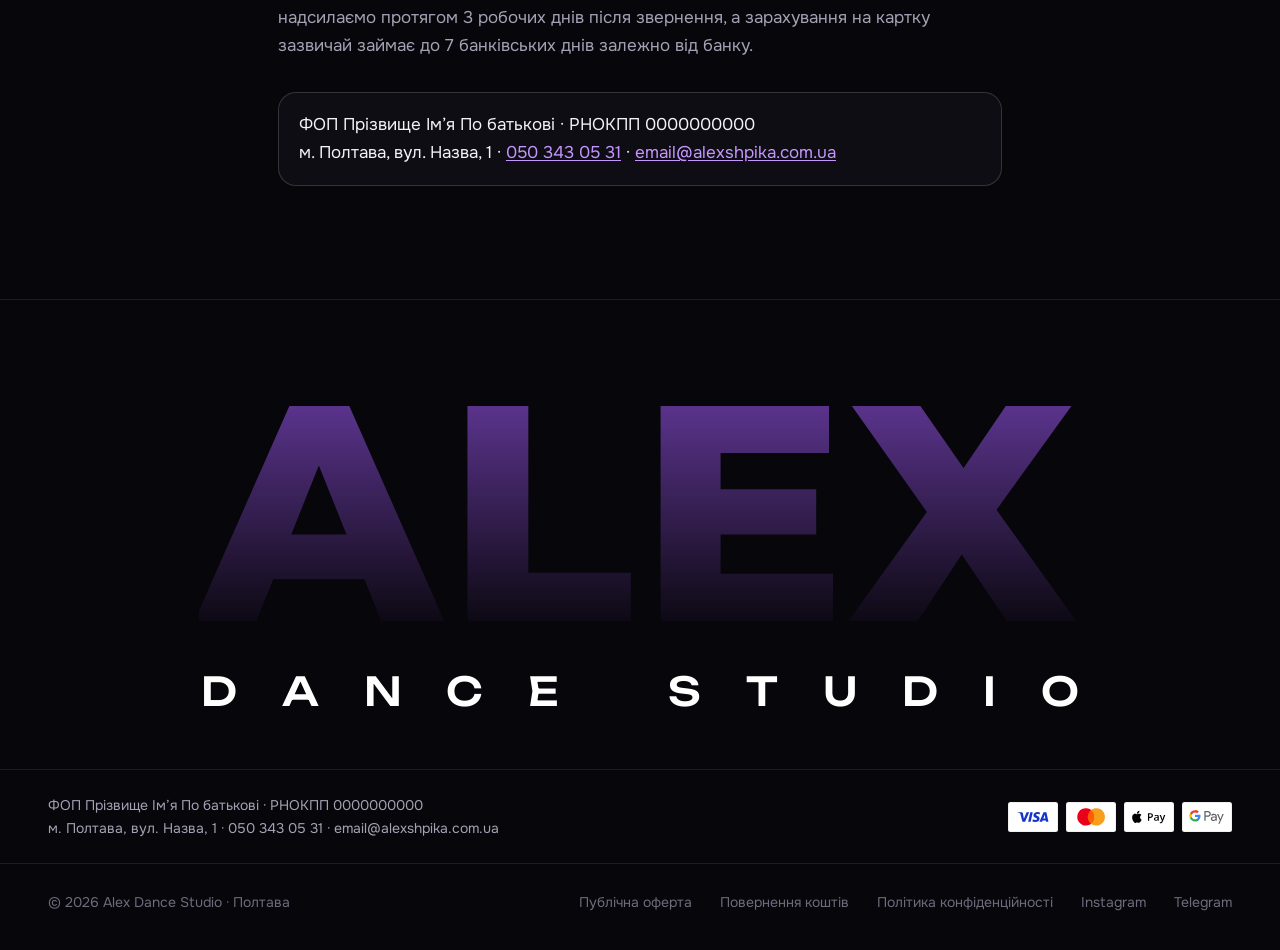
<file: povernennya.html>
<!doctype html>
<html lang="uk">
<head>
<meta charset="utf-8">
<meta name="viewport" content="width=device-width, initial-scale=1, viewport-fit=cover">
<title>Повернення коштів — Alex Dance Studio</title>
<meta name="description" content="Умови повернення коштів Alex Dance Studio за абонементи, разові заняття, консультації й відеозаписи.">
<meta name="theme-color" content="#07060a">
<style>html{background:#07060a}</style>
<script>!function(){var w=0,d=document.documentElement;function s(){if(innerWidth!==w||matchMedia('(hover:hover)').matches){w=innerWidth;d.style.setProperty('--vh1',innerHeight/100+'px')}}s();addEventListener('resize',s);d.classList.add('js')}()</script>
<link rel="preconnect" href="https://fonts.googleapis.com">
<link rel="preconnect" href="https://fonts.gstatic.com" crossorigin>
<link rel="stylesheet" href="https://fonts.googleapis.com/css2?family=Onest:wght@400;500;600&family=Unbounded:wght@400;500;600;700&display=swap">
<!-- велике ALEX у підвалі: у Unbounded буква E з вигином на лівій стінці, тут стінки рівні; лише 4 літери -->
<link rel="stylesheet" href="https://fonts.googleapis.com/css2?family=Montserrat:wght@800&text=ALEX&display=swap">
<link rel="icon" href="img/logo-180.jpg">
<link rel="apple-touch-icon" href="img/logo-180.jpg">
<link rel="stylesheet" href="style.css?v=42">
</head>
<body class="page-inner page-doc" data-api="https://ortiatyxntdikaldepbp.supabase.co/functions/v1/tg-alexdance">

<svg width="0" height="0" style="position:absolute" aria-hidden="true">
  <symbol id="i-arrow" viewBox="0 0 24 24"><path d="M5 12h13M13 6l6 6-6 6" fill="none" stroke="currentColor" stroke-width="1.8" stroke-linecap="square"/></symbol>
  <symbol id="i-tg" viewBox="0 0 24 24"><path d="M21.5 4.2 2.9 11.4c-.9.4-.9 1.4 0 1.7l4.6 1.5 1.8 5.5c.2.7 1 .9 1.6.4l2.6-2.1 4.8 3.5c.7.5 1.6.1 1.8-.7L22.9 5.6c.2-1-.6-1.8-1.4-1.4ZM9.7 14.3l-.6 4-1.4-4.6 10.6-6.8-8.6 7.4Z" fill="currentColor"/></symbol>
  <symbol id="i-ig" viewBox="0 0 24 24"><rect x="3.5" y="3.5" width="17" height="17" rx="5" fill="none" stroke="currentColor" stroke-width="1.7"/><circle cx="12" cy="12" r="4" fill="none" stroke="currentColor" stroke-width="1.7"/><circle cx="17.2" cy="6.8" r="1.1" fill="currentColor"/></symbol>
  <symbol id="i-phone" viewBox="0 0 24 24"><path d="M6.6 3.5h2.6l1.5 4.2-2 1.4a12 12 0 0 0 6.2 6.2l1.4-2 4.2 1.5v2.6c0 1.2-1 2.1-2.2 2C10.4 18.8 5.2 13.6 4.6 5.7c-.1-1.2.8-2.2 2-2.2Z" fill="none" stroke="currentColor" stroke-width="1.7" stroke-linejoin="round"/></symbol>
  <symbol id="i-card" viewBox="0 0 24 24"><rect x="2.5" y="5" width="19" height="14" rx="2" fill="none" stroke="currentColor" stroke-width="1.7"/><path d="M2.5 9.5h19M6 15h4" stroke="currentColor" stroke-width="1.7"/></symbol>
  <symbol id="i-cam" viewBox="0 0 24 24"><rect x="2.5" y="6" width="13" height="12" rx="2" fill="none" stroke="currentColor" stroke-width="1.7"/><path d="m15.5 10.5 6-3.5v10l-6-3.5" fill="none" stroke="currentColor" stroke-width="1.7" stroke-linejoin="round"/></symbol>
  <symbol id="i-check" viewBox="0 0 24 24"><path d="m4.5 12.5 5 5 10-11" fill="none" stroke="currentColor" stroke-width="2" stroke-linecap="square"/></symbol>
  <symbol id="i-clock" viewBox="0 0 24 24"><circle cx="12" cy="12" r="8.5" fill="none" stroke="currentColor" stroke-width="1.7"/><path d="M12 7.5V12l3 2" fill="none" stroke="currentColor" stroke-width="1.7"/></symbol>
  <symbol id="i-bell" viewBox="0 0 24 24"><path d="M6 16.5V11a6 6 0 0 1 12 0v5.5l1.5 1.5h-15L6 16.5ZM10 20.5h4" fill="none" stroke="currentColor" stroke-width="1.7" stroke-linejoin="round"/></symbol>
  <symbol id="i-lock" viewBox="0 0 24 24"><rect x="4.5" y="10.5" width="15" height="10" rx="2" fill="none" stroke="currentColor" stroke-width="1.7"/><path d="M8 10.5V7.5a4 4 0 0 1 8 0v3" fill="none" stroke="currentColor" stroke-width="1.7"/></symbol>
  <symbol id="i-close" viewBox="0 0 24 24"><path d="m6 6 12 12M18 6 6 18" stroke="currentColor" stroke-width="1.8"/></symbol>
  <symbol id="i-menu" viewBox="0 0 24 24"><path d="M4 8h16M4 16h16" stroke="currentColor" stroke-width="1.8"/></symbol>
  <symbol id="i-spark" viewBox="0 0 24 24"><path d="M12 2.5c.6 5.2 4.3 8.9 9.5 9.5-5.2.6-8.9 4.3-9.5 9.5-.6-5.2-4.3-8.9-9.5-9.5 5.2-.6 8.9-4.3 9.5-9.5Z" fill="currentColor"/></symbol>
  <symbol id="i-repeat" viewBox="0 0 24 24"><path d="M4 11V9.5A3.5 3.5 0 0 1 7.5 6H19m-3-3 3 3-3 3M20 13v1.5a3.5 3.5 0 0 1-3.5 3.5H5m3 3-3-3 3-3" fill="none" stroke="currentColor" stroke-width="1.7" stroke-linecap="square"/></symbol>
  <symbol id="i-cal" viewBox="0 0 24 24"><rect x="3.5" y="5" width="17" height="15.5" rx="2" fill="none" stroke="currentColor" stroke-width="1.7"/><path d="M3.5 10h17M8 3v4M16 3v4M7.5 14h3v3h-3z" fill="none" stroke="currentColor" stroke-width="1.7"/></symbol>
  <symbol id="i-play" viewBox="0 0 24 24"><rect x="2.5" y="4.5" width="19" height="15" rx="2" fill="none" stroke="currentColor" stroke-width="1.7"/><path d="M10 9v6l5-3-5-3Z" fill="currentColor"/></symbol>
  <symbol id="i-pin" viewBox="0 0 24 24"><path d="M12 21s-6.5-6-6.5-11a6.5 6.5 0 0 1 13 0c0 5-6.5 11-6.5 11Z" fill="none" stroke="currentColor" stroke-width="1.7" stroke-linejoin="round"/><circle cx="12" cy="10" r="2.3" fill="none" stroke="currentColor" stroke-width="1.7"/></symbol>
  <symbol id="i-gift" viewBox="0 0 24 24"><rect x="3.5" y="8.5" width="17" height="4" rx="1" fill="none" stroke="currentColor" stroke-width="1.7"/><path d="M5 12.5v8h14v-8M12 8.5v12M12 8.5c-1.5-3.5-5.5-3.5-5.5-1.2 0 1.2 1.5 1.2 5.5 1.2Zm0 0c1.5-3.5 5.5-3.5 5.5-1.2 0 1.2-1.5 1.2-5.5 1.2Z" fill="none" stroke="currentColor" stroke-width="1.7" stroke-linejoin="round"/></symbol>
  <symbol id="i-photo" viewBox="0 0 24 24"><rect x="2.5" y="4.5" width="19" height="15" rx="3" fill="none" stroke="currentColor" stroke-width="1.6"/><circle cx="8.5" cy="10" r="1.8" fill="none" stroke="currentColor" stroke-width="1.6"/><path d="m3 17 5-4.5 4 3.5 3-2.5 6 5" fill="none" stroke="currentColor" stroke-width="1.6" stroke-linejoin="round"/></symbol>
  <symbol id="i-play-fill" viewBox="0 0 24 24"><path d="M8 5.5v13l10.5-6.5L8 5.5Z" fill="currentColor"/></symbol>
  <symbol id="i-back" viewBox="0 0 24 24"><path d="M15 4.5 7.5 12l7.5 7.5" fill="none" stroke="currentColor" stroke-width="2.4" stroke-linecap="round" stroke-linejoin="round"/></symbol>
  <symbol id="i-dcheck" viewBox="0 0 24 24"><path d="m1.5 12.5 4.5 4.5 8.5-9M10.5 16.2l.8.8 8.5-9" fill="none" stroke="currentColor" stroke-width="1.8" stroke-linecap="round" stroke-linejoin="round"/></symbol>
  <symbol id="i-out" viewBox="0 0 24 24"><path d="M8 5.5h10.5V16M18.5 5.5 5.5 18.5" fill="none" stroke="currentColor" stroke-width="2.6" stroke-linecap="round" stroke-linejoin="round"/></symbol>
  <symbol id="i-mic" viewBox="0 0 24 24"><rect x="9" y="2.5" width="6" height="11.5" rx="3" fill="none" stroke="currentColor" stroke-width="1.8"/><path d="M5.5 11a6.5 6.5 0 0 0 13 0M12 17.5v4" fill="none" stroke="currentColor" stroke-width="1.8" stroke-linecap="round"/></symbol>
  <symbol id="i-lines" viewBox="0 0 24 24"><path d="M4.5 6.5h15M4.5 12h15M4.5 17.5h15" stroke="currentColor" stroke-width="2.2" stroke-linecap="round"/></symbol>
  <symbol id="i-signal" viewBox="0 0 24 24"><path d="M2.5 16h3v4h-3zM8 13h3v7H8zM13.5 9.5h3V20h-3zM19 6h3v14h-3z" fill="currentColor"/></symbol>
  <symbol id="i-wifi" viewBox="0 0 24 24"><circle cx="12" cy="18.6" r="1.9" fill="currentColor"/><path d="M8 14.6a5.7 5.7 0 0 1 8 0M4.9 11.4a10.1 10.1 0 0 1 14.2 0M1.9 8.2a14.4 14.4 0 0 1 20.2 0" fill="none" stroke="currentColor" stroke-width="2.1" stroke-linecap="round"/></symbol>
  <symbol id="i-bat" viewBox="0 0 28 14"><rect x="1" y="1" width="22.5" height="12" rx="3.6" fill="none" stroke="currentColor" stroke-opacity=".45"/><rect x="3" y="3" width="16" height="8" rx="2" fill="currentColor"/><path d="M25.8 5.2v3.6" stroke="currentColor" stroke-opacity=".45" stroke-width="1.6" stroke-linecap="round"/></symbol>
</svg>

<header class="hd" id="hd">
  <div class="wrap hd__in">
    <a class="logo" href="index.html" aria-label="Alex Dance Studio — на головну">
      <img src="img/logo.jpg" alt="Alex Dance Studio" width="64" height="64">
    </a>
    <nav class="nav" aria-label="Розділи">
      <a href="index.html#bio">Біографія</a>
      <a href="index.html#groups">Групи</a>
      <a href="index.html#schedule">Розклад</a>
      <a href="index.html#consult">Консультація</a>
      <a href="index.html#records">Записи</a>
      <a href="index.html#therapy">Танцетерапія</a>
      <a href="index.html#contact">Контакти</a>
    </nav>
    <div class="hd__act">
      <a class="tile" href="https://www.instagram.com/alexdancestudio/" target="_blank" rel="noopener" aria-label="Instagram" data-link="instagram"><svg><use href="#i-ig"/></svg></a>
      <a class="tile" href="index.html#contact" aria-label="Telegram"><svg><use href="#i-tg"/></svg></a>
      <button class="tile tile--menu" id="menuBtn" aria-label="Меню" aria-expanded="false" aria-controls="mnav"><svg><use href="#i-menu"/></svg></button>
    </div>
  </div>
  <div class="mnav" id="mnav" hidden>
    <nav class="mnav__links" aria-label="Меню">
      <a href="index.html#bio">Біографія</a>
      <a href="index.html#groups">Групи</a>
      <a href="index.html#schedule">Розклад</a>
      <a href="index.html#consult">Консультація</a>
      <a href="index.html#records">Записи</a>
      <a href="index.html#therapy">Танцетерапія</a>
      <a href="index.html#contact">Контакти</a>
    </nav>
    <a class="mnav__tel" href="tel:+380503430531" data-txt="phone">050 343 05 31</a>
  </div>
</header>

<main>
  <section class="phead">
    <div class="stage" aria-hidden="true">
      <i class="beam beam--1"></i>
      <i class="beam beam--2"></i>
      <i class="beam beam--3"></i>
      <i class="floor"></i>
    </div>
    <div class="wrap phead__in">
      <a class="back" href="index.html"><svg><use href="#i-back"/></svg>Головна</a>
      <h1 class="phead__t">Повернення коштів</h1>
      <p class="phead__note">Коли й як повертаємо гроші за абонементи, заняття, консультації й записи</p>
    </div>
  </section>
  <section class="sec sec--page">
    <div class="wrap doc">
      <div class="doc__body" data-doc="refund_text">
      <p>Редакція від 24 листопада 2026 року</p>
      <p>Тут описано, коли й як повертаються кошти за послуги Alex Dance Studio. Щоб попросити повернення, напишіть у Telegram-бот <b>@Alex_Dance_Bot</b> або на <a href="mailto:email@alexshpika.com.ua" data-txt="email" data-mail>email@alexshpika.com.ua</a>, вказавши ім’я, телефон і що саме оплачено.</p>
      <h2>Абонемент (щомісячна підписка)</h2>
      <ul>
        <li>Скасувати підписку можна будь-коли в боті — наступні списання припиняються.</li>
        <li>Кошти за вже оплачений місяць не повертаються: заняття лишаються доступними до кінця цього місяця.</li>
        <li>Якщо заняття скасувала студія і його не вдалося перенести, повертаємо вартість пропущених занять пропорційно.</li>
        <li>Якщо гроші списали помилково (наприклад, після скасування підписки), повертаємо повністю.</li>
      </ul>
      <h2>Разове заняття</h2>
      <ul>
        <li>Якщо повідомити не пізніше ніж за 24 години до початку — переносимо на інший день або повертаємо кошти повністю.</li>
        <li>Пізніше ніж за 24 години або без попередження — кошти не повертаються.</li>
      </ul>
      <h2>Особиста консультація</h2>
      <ul>
        <li>Перенести час можна самостійно в боті не пізніше ніж за добу до початку.</li>
        <li>Відмова від консультації не пізніше ніж за 24 години — повертаємо кошти повністю; пізніше — кошти не повертаються.</li>
        <li>Якщо консультацію скасувала Олександра — переносимо на зручний час або повертаємо кошти повністю.</li>
      </ul>
      <h2>Відеозаписи</h2>
      <ul>
        <li>Запис — цифровий вміст, тому після надсилання відео кошти не повертаються.</li>
        <li>Якщо відео не вдалося отримати чи переглянути з технічних причин з нашого боку і ми не змогли це виправити — повертаємо кошти повністю.</li>
      </ul>
      <h2>Як і коли повертаються кошти</h2>
      <p>Кошти повертаються на ту саму картку, з якої була оплата. Рішення про повернення ми надсилаємо протягом 3 робочих днів після звернення, а зарахування на картку зазвичай займає до 7 банківських днів залежно від банку.</p>
      <p class="doc__req"><span data-txt="seller_name">ФОП Прізвище Ім’я По батькові</span> · РНОКПП <span data-txt="seller_code">0000000000</span><br><span data-txt="seller_address">м. Полтава, вул. Назва, 1</span> · <a href="tel:+380503430531" data-txt="phone">050 343 05 31</a> · <a href="mailto:email@alexshpika.com.ua" data-txt="email" data-mail>email@alexshpika.com.ua</a></p>
      </div>
    </div>
  </section>
</main>

<footer class="ft">
  <div class="ft__brand" aria-hidden="true">
    <p class="ft__big">ALEX</p>
    <p class="ft__sub"><span>D</span><span>A</span><span>N</span><span>C</span><span>E</span><i></i><span>S</span><span>T</span><span>U</span><span>D</span><span>I</span><span>O</span></p>
  </div>
  <div class="wrap ft__req">
    <div class="ft__who">
      <p><span data-txt="seller_name">ФОП Прізвище Ім’я По батькові</span> · РНОКПП <span data-txt="seller_code">0000000000</span></p>
      <p><span data-txt="seller_address">м. Полтава, вул. Назва, 1</span> · <a href="tel:+380503430531" data-txt="phone">050 343 05 31</a> · <a href="mailto:email@alexshpika.com.ua" data-txt="email" data-mail>email@alexshpika.com.ua</a></p>
    </div>
    <span class="paylogos" aria-label="Приймаємо до оплати">
        <img src="img/pay/visa.svg" alt="Visa" width="40" height="24"><img src="img/pay/mastercard.svg" alt="Mastercard" width="40" height="24"><img src="img/pay/apple-pay.svg" alt="Apple Pay" width="40" height="24"><img src="img/pay/google-pay.svg" alt="Google Pay" width="40" height="24">
      </span>
  </div>
  <div class="wrap ft__row">
    <span>© 2026 Alex Dance Studio · Полтава</span>
    <nav class="ft__nav" aria-label="Документи й соцмережі">
      <a href="oferta.html">Публічна оферта</a>
      <a href="povernennya.html">Повернення коштів</a>
      <a href="polityka.html">Політика конфіденційності</a>
      <a href="https://www.instagram.com/alexdancestudio/" target="_blank" rel="noopener" data-link="instagram">Instagram</a>
      <a href="#" data-tg data-link="telegram">Telegram</a>
    </nav>
  </div>
</footer>

<a class="fab" id="fab" href="index.html#contact" aria-label="Написати нам"><svg><use href="#i-tg"/></svg></a>

<!-- Оплата (демо) -->
<dialog class="pay" id="pay" aria-labelledby="payTitle">
  <div class="pay__in">
    <button class="tile pay__x" data-close aria-label="Закрити"><svg><use href="#i-close"/></svg></button>
    <div class="pay__step" id="pay1">
      <p class="pay__kind" id="payKind">Підписка</p>
      <h3 class="pay__t" id="payTitle">High Heels Class</h3>
      <p class="pay__meta" id="payMeta">Пн, Чт 19:00 · 8 занять щомісяця</p>
      <form id="payForm" novalidate>
        <div class="when" id="payWhen" hidden>
          <p class="when__l">День</p>
          <div class="when__days" id="whenDays"></div>
          <p class="when__l">Час</p>
          <div class="when__times" id="whenTimes"></div>
          <p class="when__note" id="whenNote" hidden></p>
        </div>
        <label class="fld"><input name="name" required autocomplete="name" placeholder=" "><span>Ім’я</span></label>
        <label class="fld"><input name="phone" required type="tel" autocomplete="tel" placeholder=" "><span>Телефон</span></label>
        <label class="fld"><input name="tg" autocomplete="off" placeholder=" "><span>Telegram @нік (необовʼязково)</span></label>
        <label class="chk" id="paySub" hidden><input type="checkbox" name="auto"><span>Продовжувати автоматично: з <b id="paySubDate">1-го числа</b> щомісяця списуватиметься <b id="paySubPrice">1 200 ₴</b> за весь місяць. Вимкнути можна будь-коли в боті.</span></label>
        <label class="chk" id="payAgree"><input type="checkbox" name="offer" required><span>Погоджуюсь з <a href="oferta.html" target="_blank" rel="noopener">публічною офертою</a>, <a href="povernennya.html" target="_blank" rel="noopener">умовами повернення</a> та <a href="polityka.html" target="_blank" rel="noopener">політикою конфіденційності</a></span></label>
        <button class="btn btn--ac btn--full" type="submit"><span id="payBtn">Оплатити</span> <span id="payPrice">1 200 ₴</span></button>
      </form>
      <p class="pay__safe"><svg><use href="#i-lock"/></svg>Безпечна оплата карткою</p>
      <span class="paylogos" aria-label="Приймаємо до оплати">
        <img src="img/pay/visa.svg" alt="Visa" width="40" height="24"><img src="img/pay/mastercard.svg" alt="Mastercard" width="40" height="24"><img src="img/pay/apple-pay.svg" alt="Apple Pay" width="40" height="24"><img src="img/pay/google-pay.svg" alt="Google Pay" width="40" height="24">
      </span>
    </div>
    <div class="pay__step" id="pay2" hidden>
      <span class="pay__ok"><svg><use href="#i-check"/></svg></span>
      <h3 class="pay__t" id="payDone">Оплачено</h3>
      <p class="pay__meta" id="payAfter">Бот підтвердить оплату в Telegram.</p>
      <a class="btn btn--ac btn--full" href="#" data-tg><svg><use href="#i-tg"/></svg>Відкрити бота в Telegram</a>
      <p class="pay__demo">Демо: справжня оплата підключається на останньому етапі</p>
    </div>
  </div>
</dialog>

<script src="platform.js?v=30"></script>
<script src="script.js?v=30"></script>
</body>
</html>
</file>
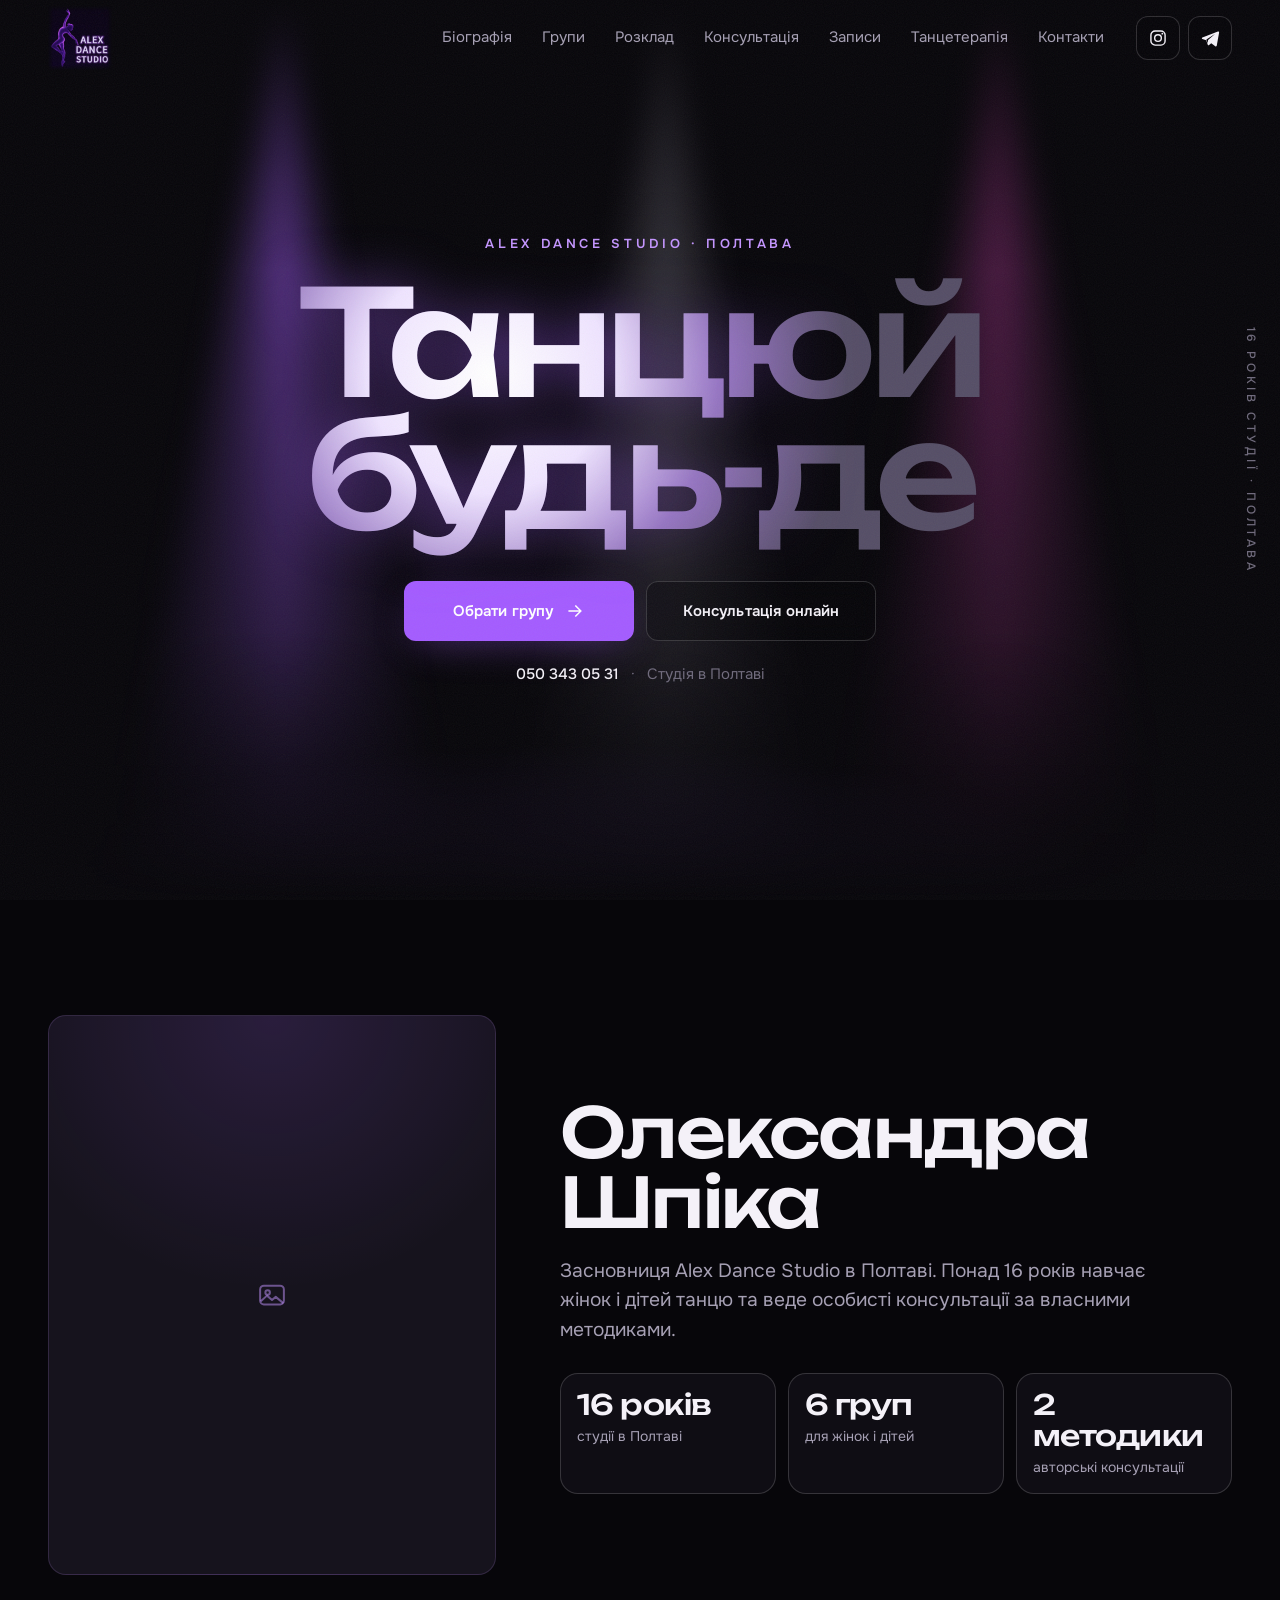
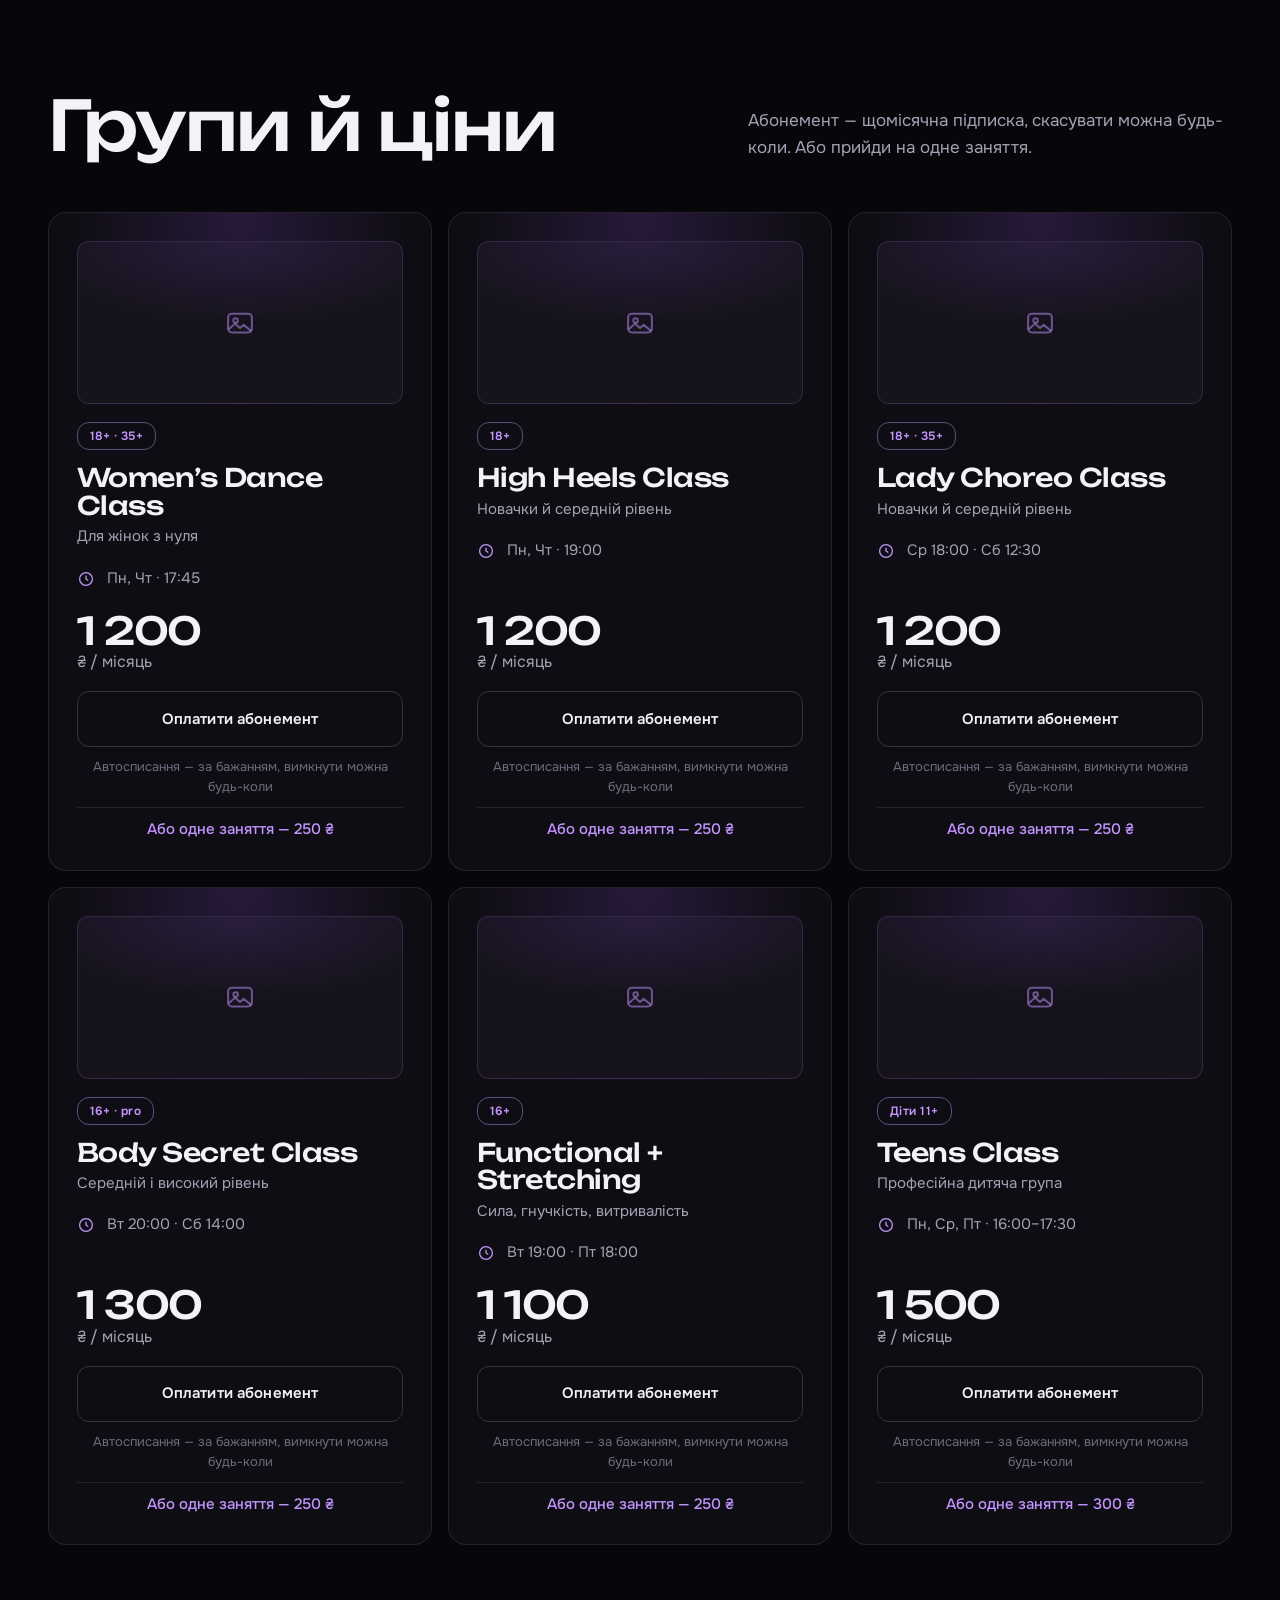
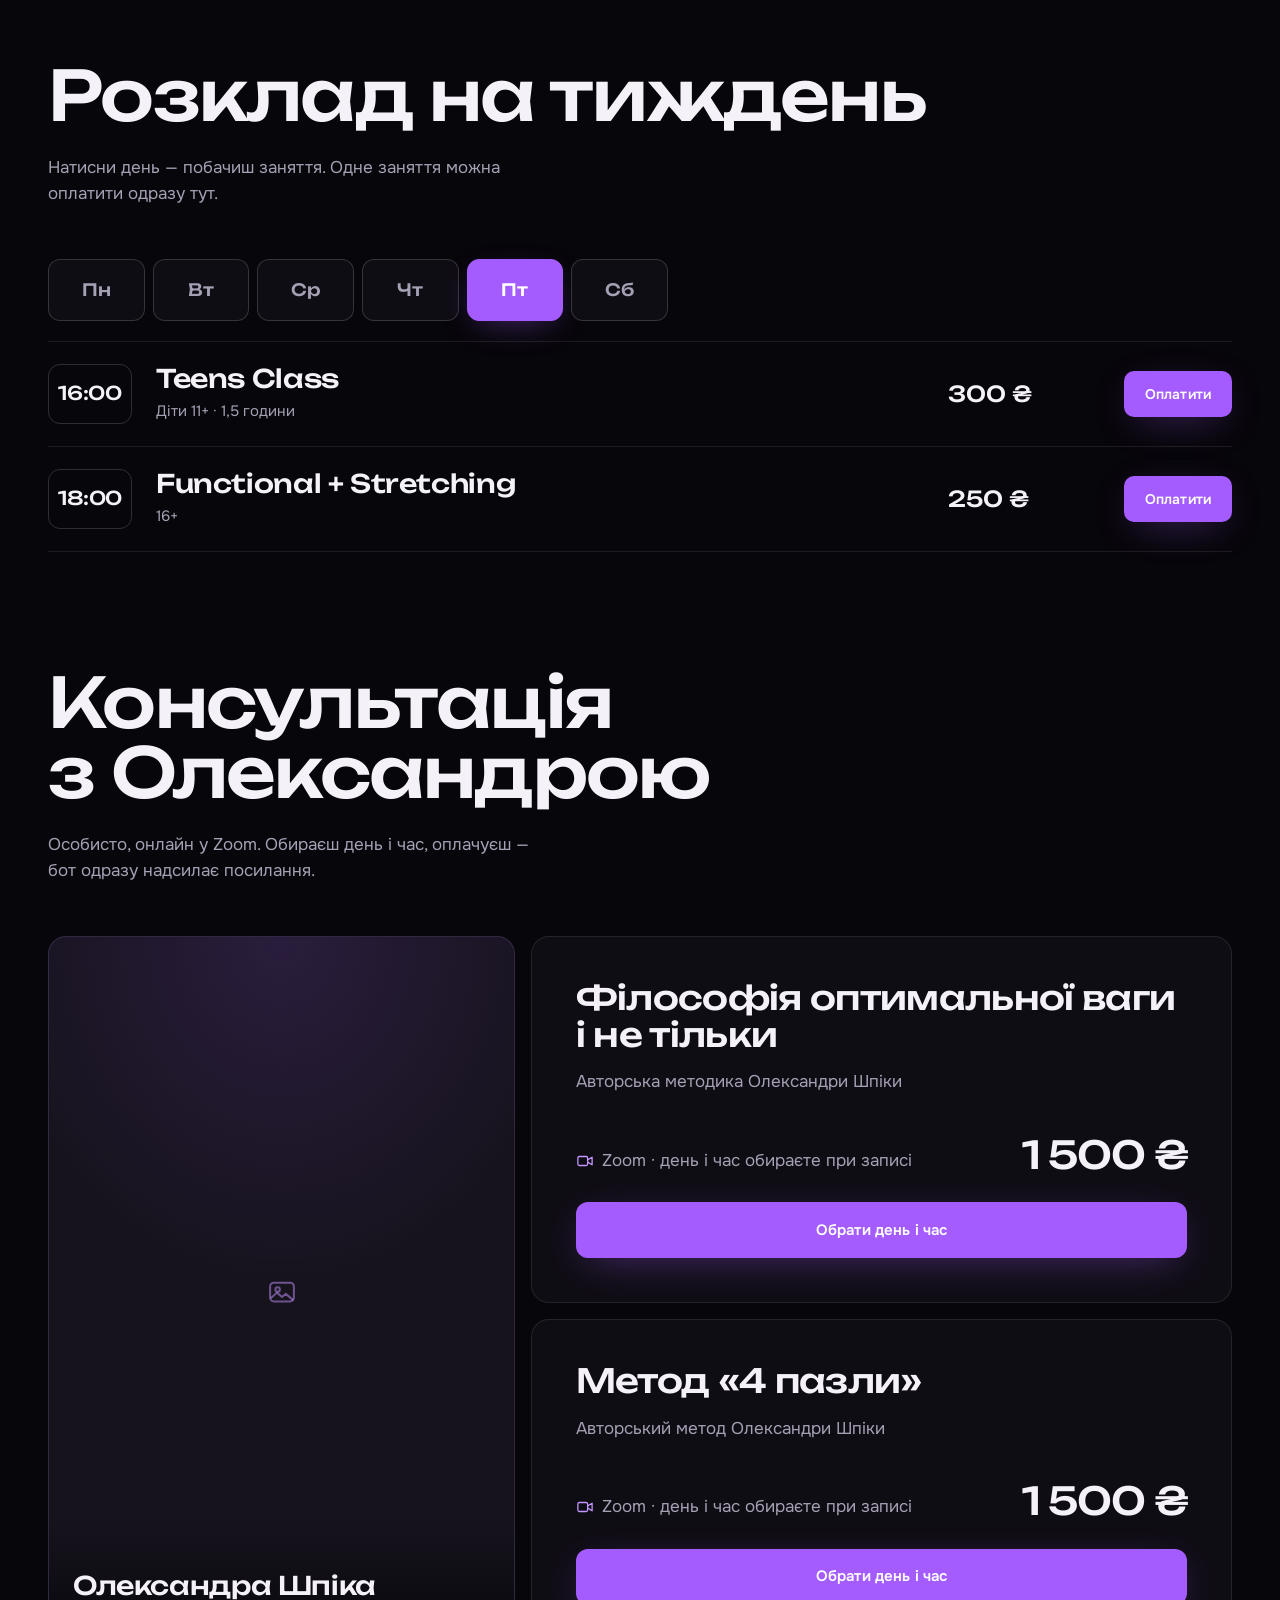
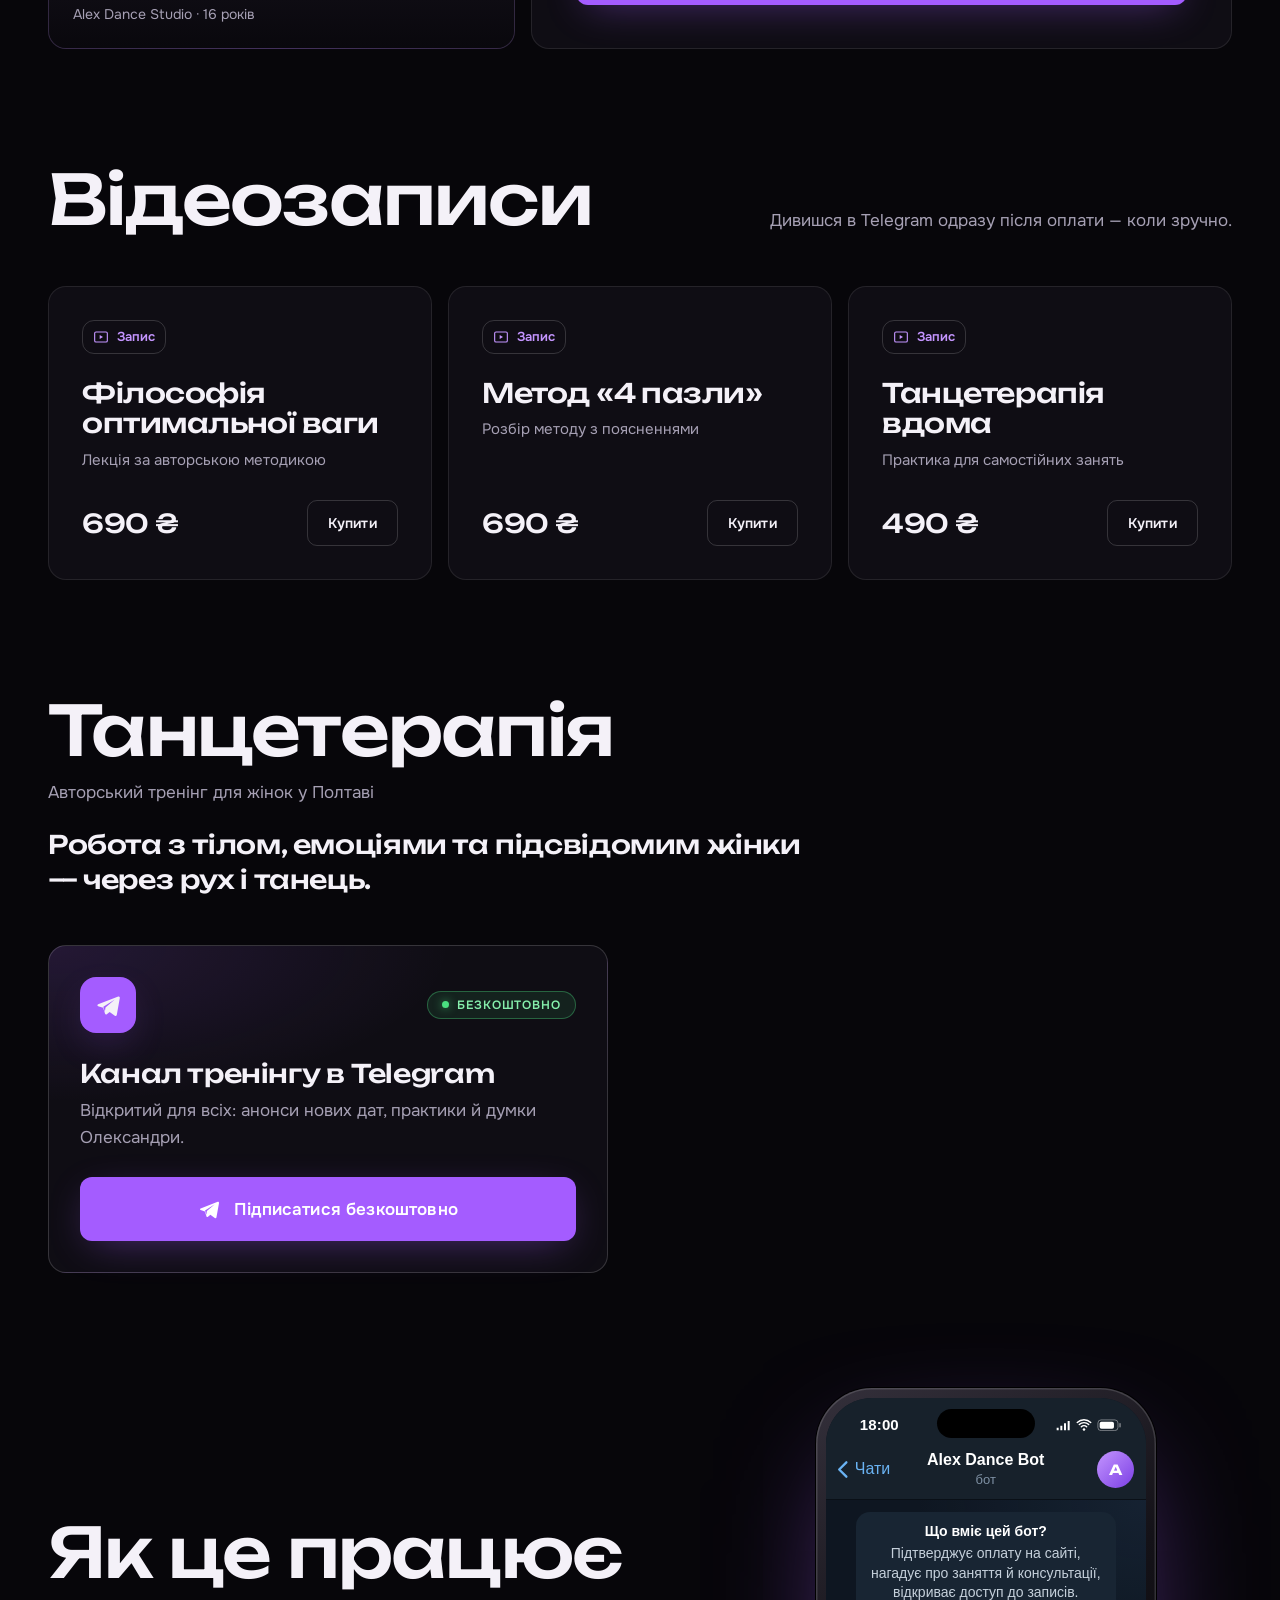
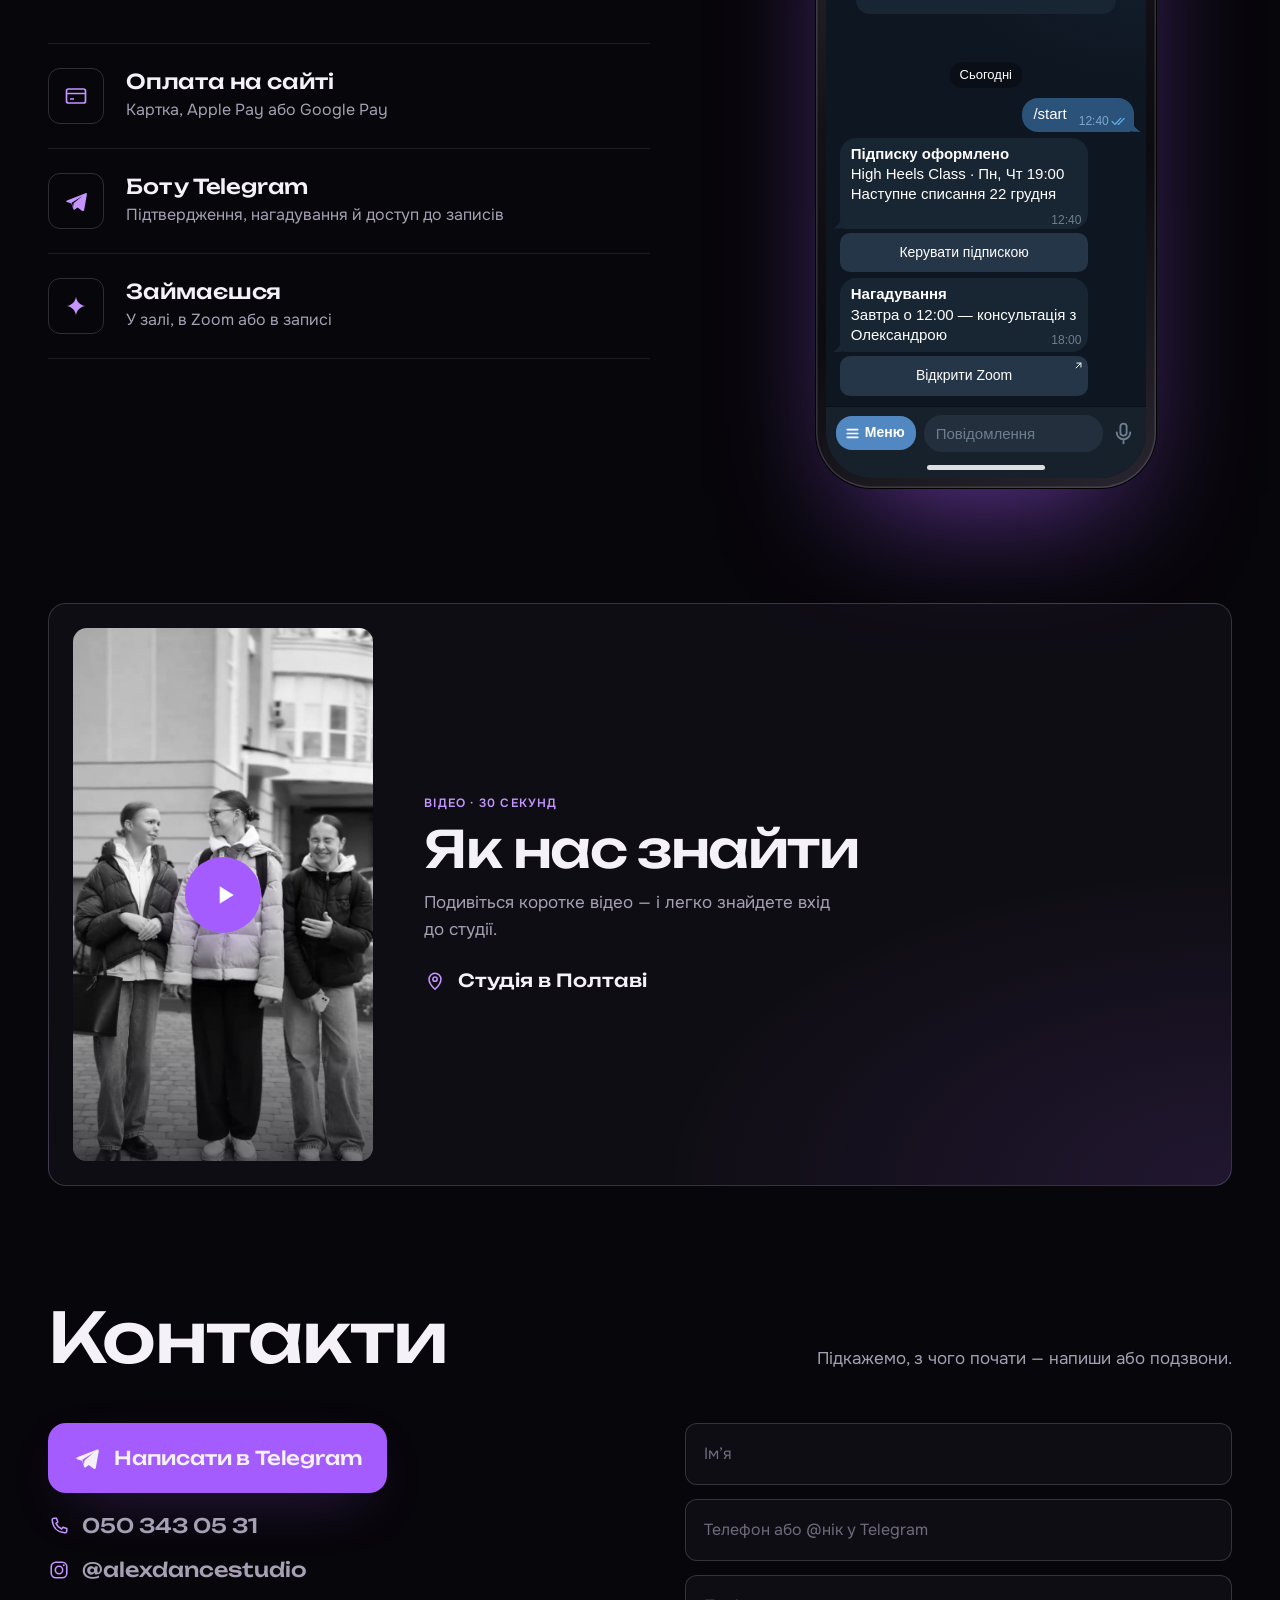
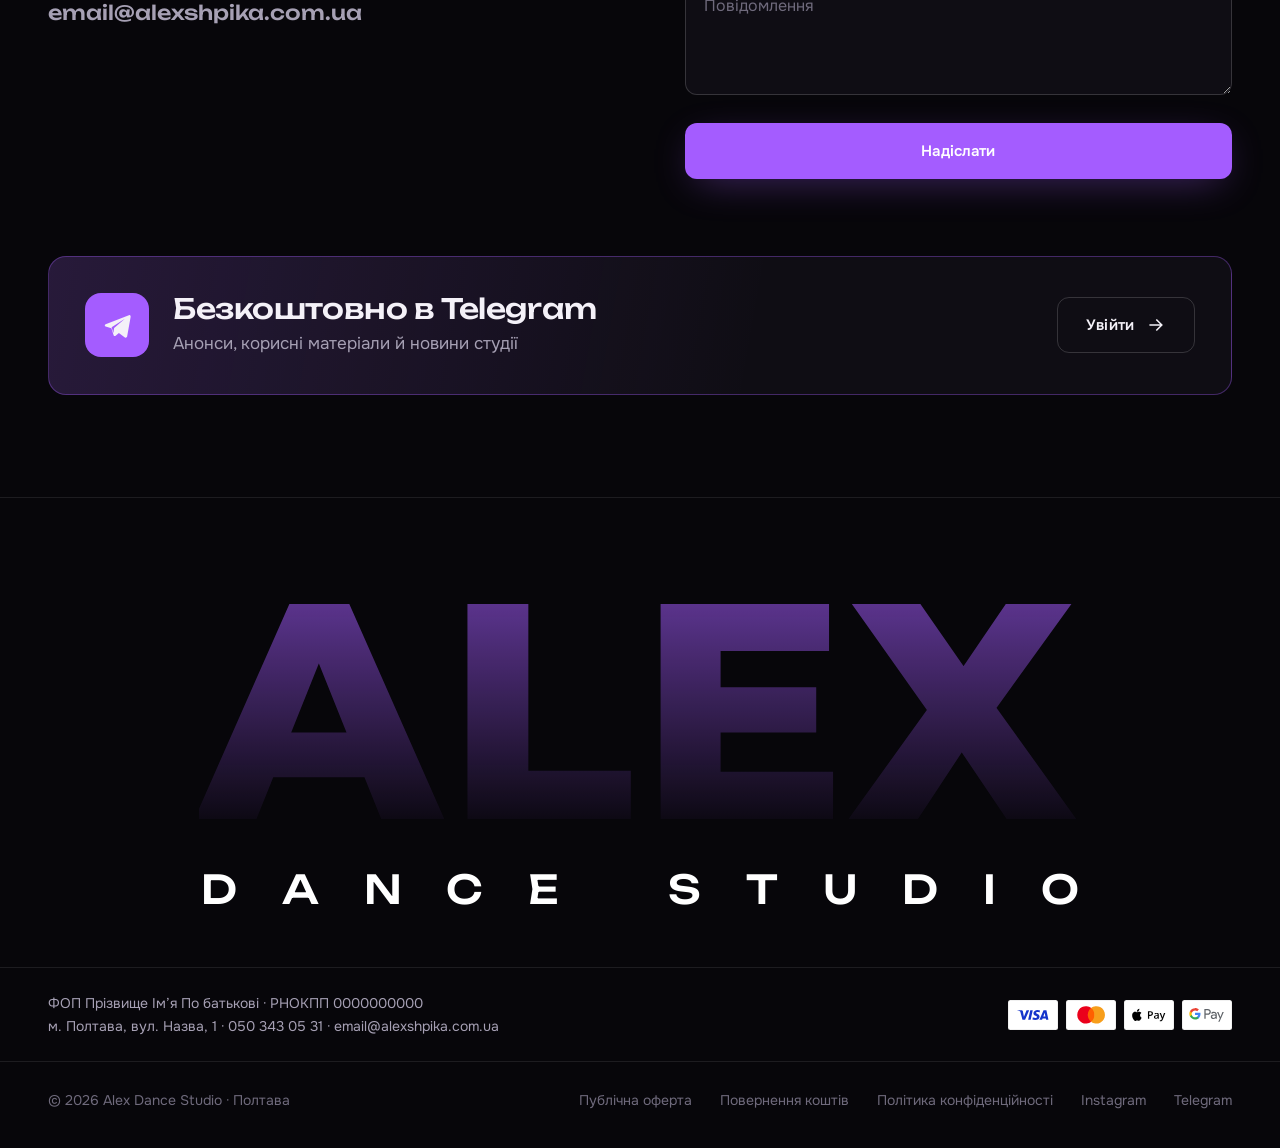
<file: rozklad.html>
<!doctype html>
<html lang="uk">
<head>
<meta charset="utf-8">
<title>Alex Dance Studio</title>
<meta name="robots" content="noindex">
<link rel="canonical" href="index.html#schedule">
<meta http-equiv="refresh" content="0; url=index.html#schedule">
<script>location.replace('index.html#schedule')</script>
<style>html{background:#07060a;color:#f4f1f8;font:16px system-ui}a{color:#c495ff}</style>
</head>
<body><p style="padding:24px"><a href="index.html#schedule">Alex Dance Studio</a></p></body>
</html>
</file>
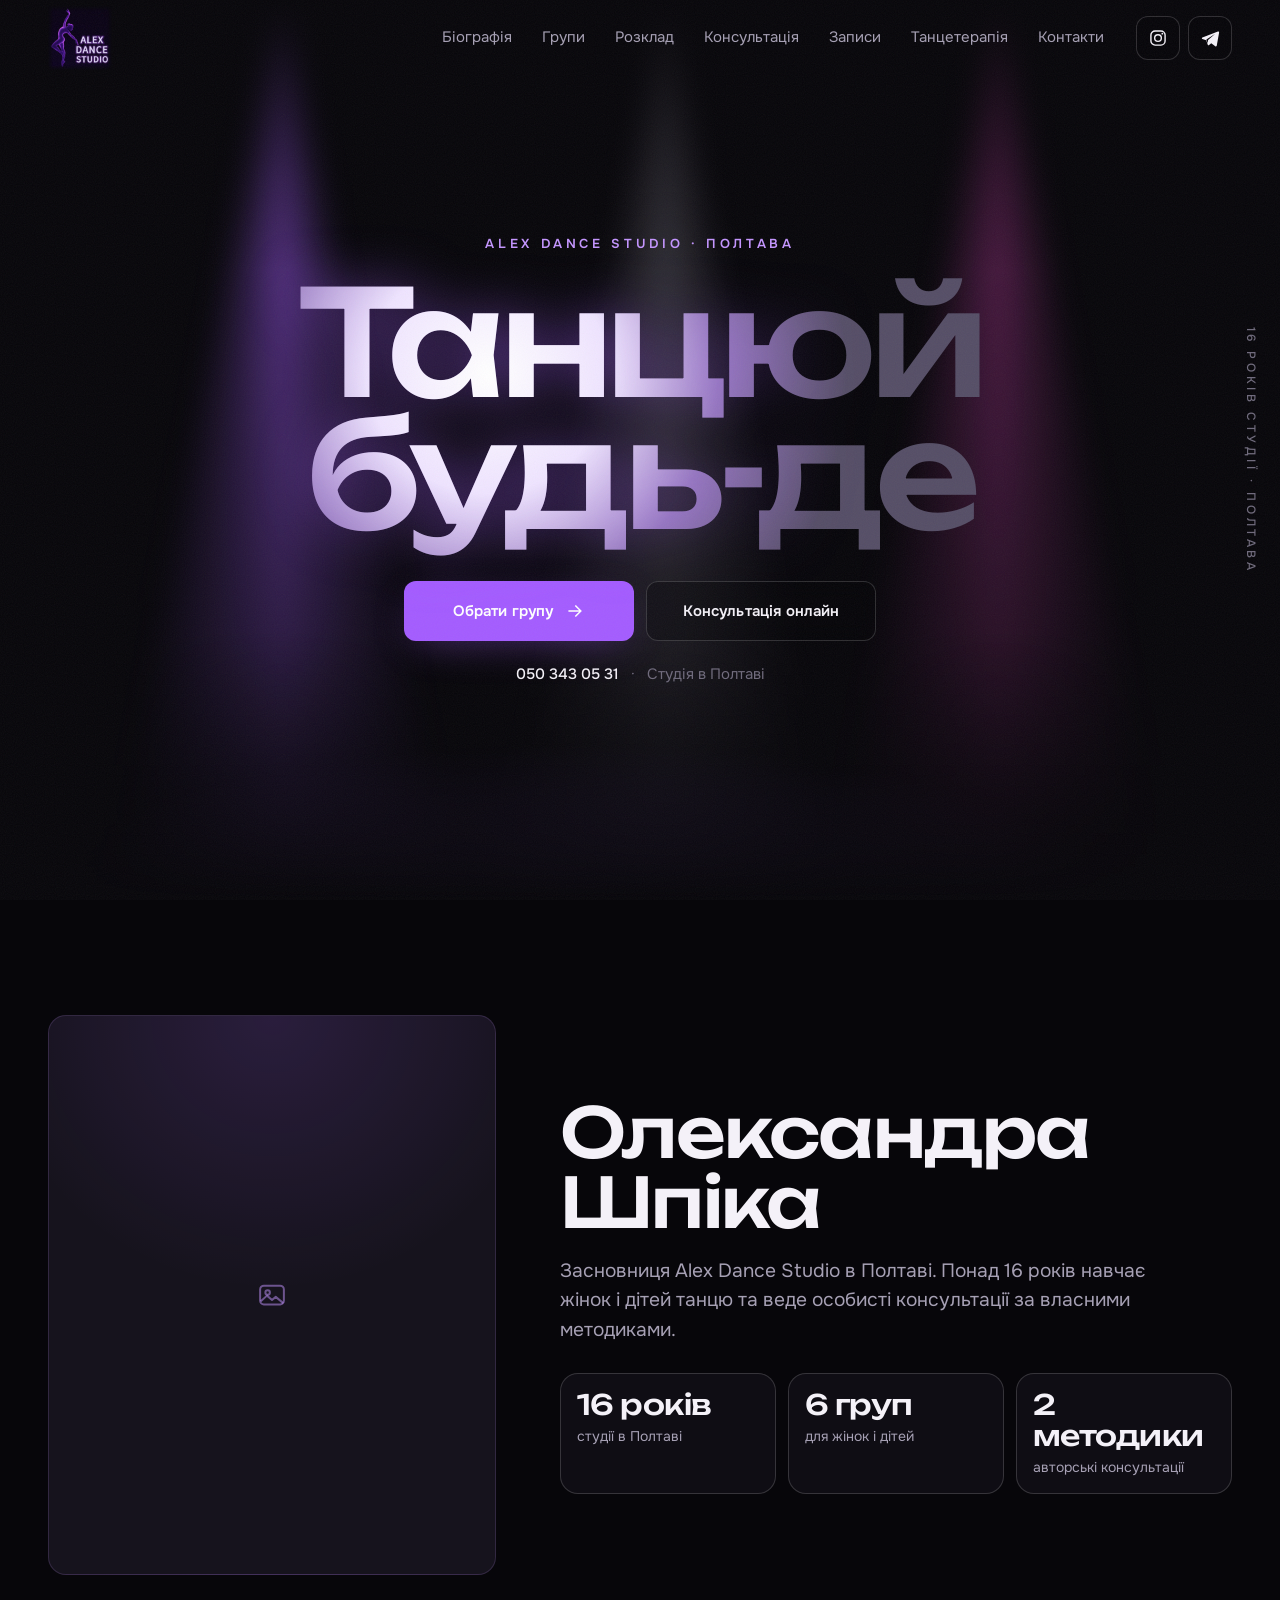
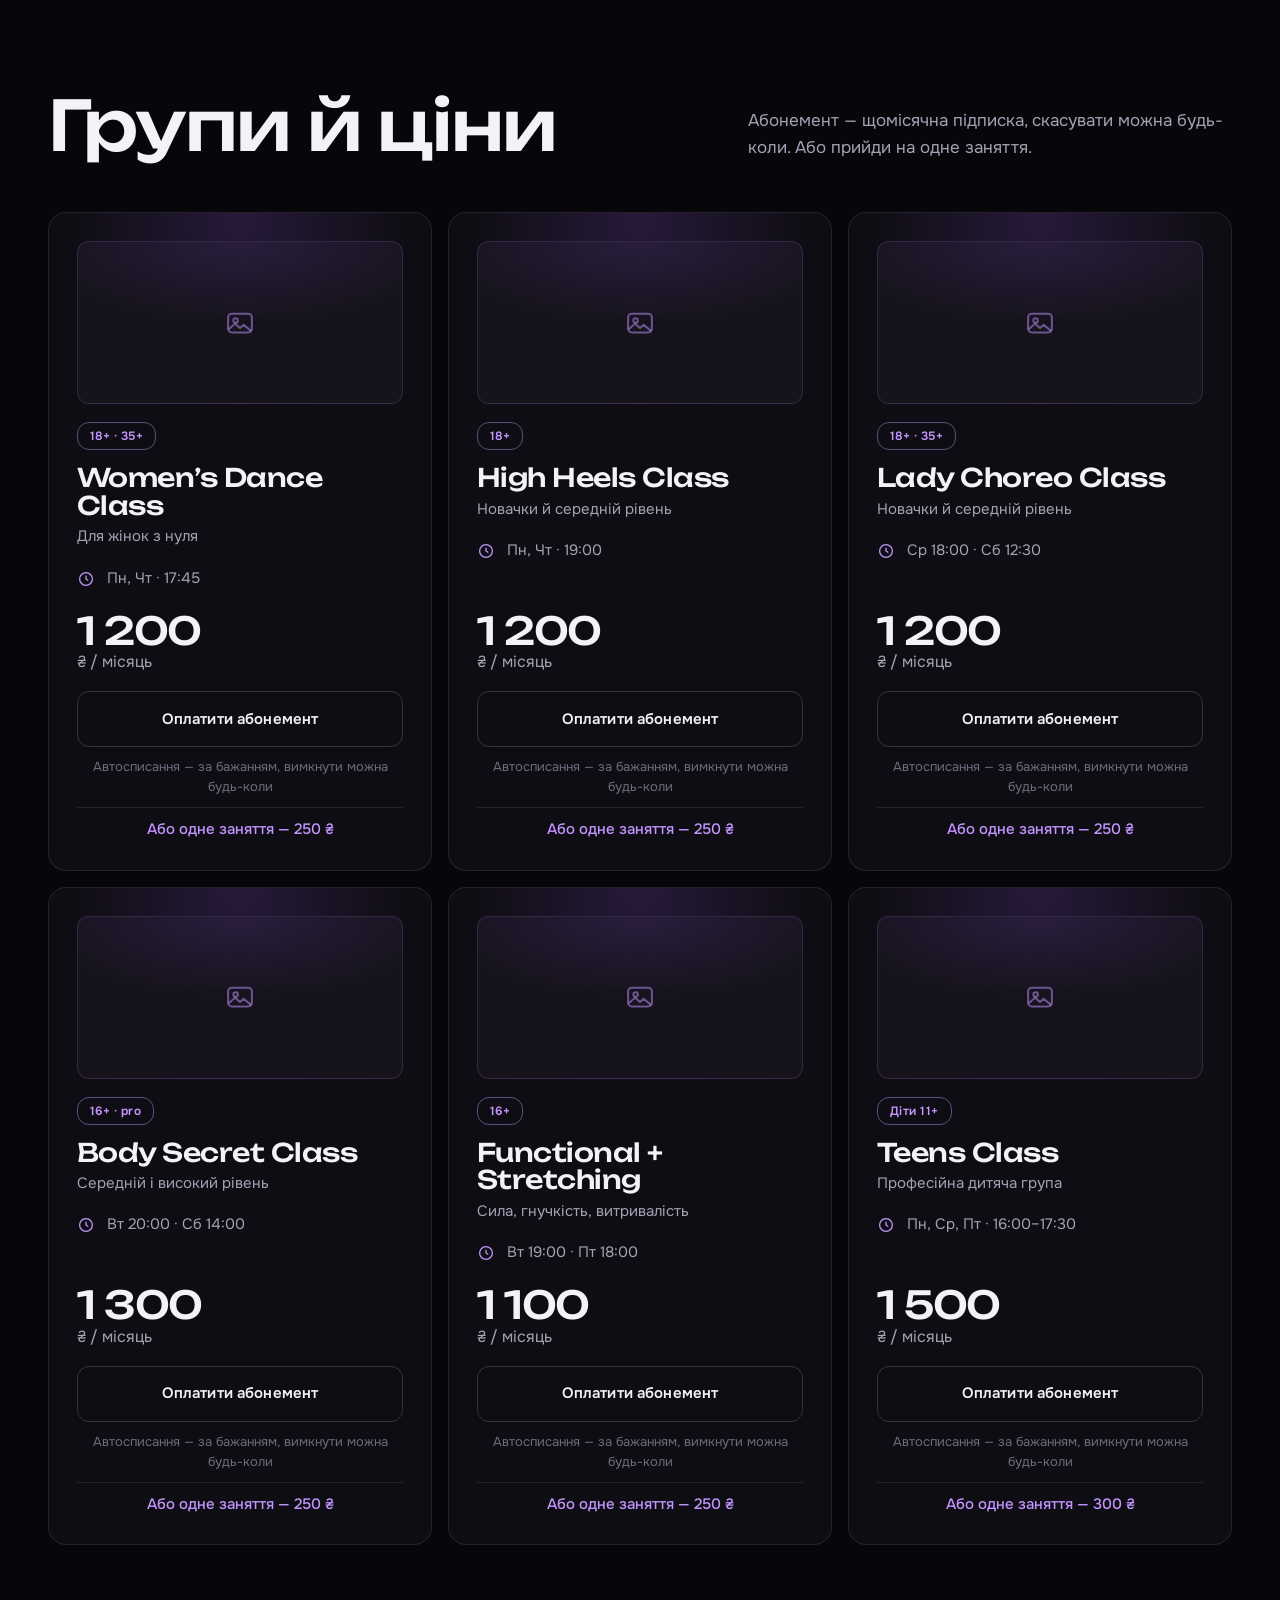
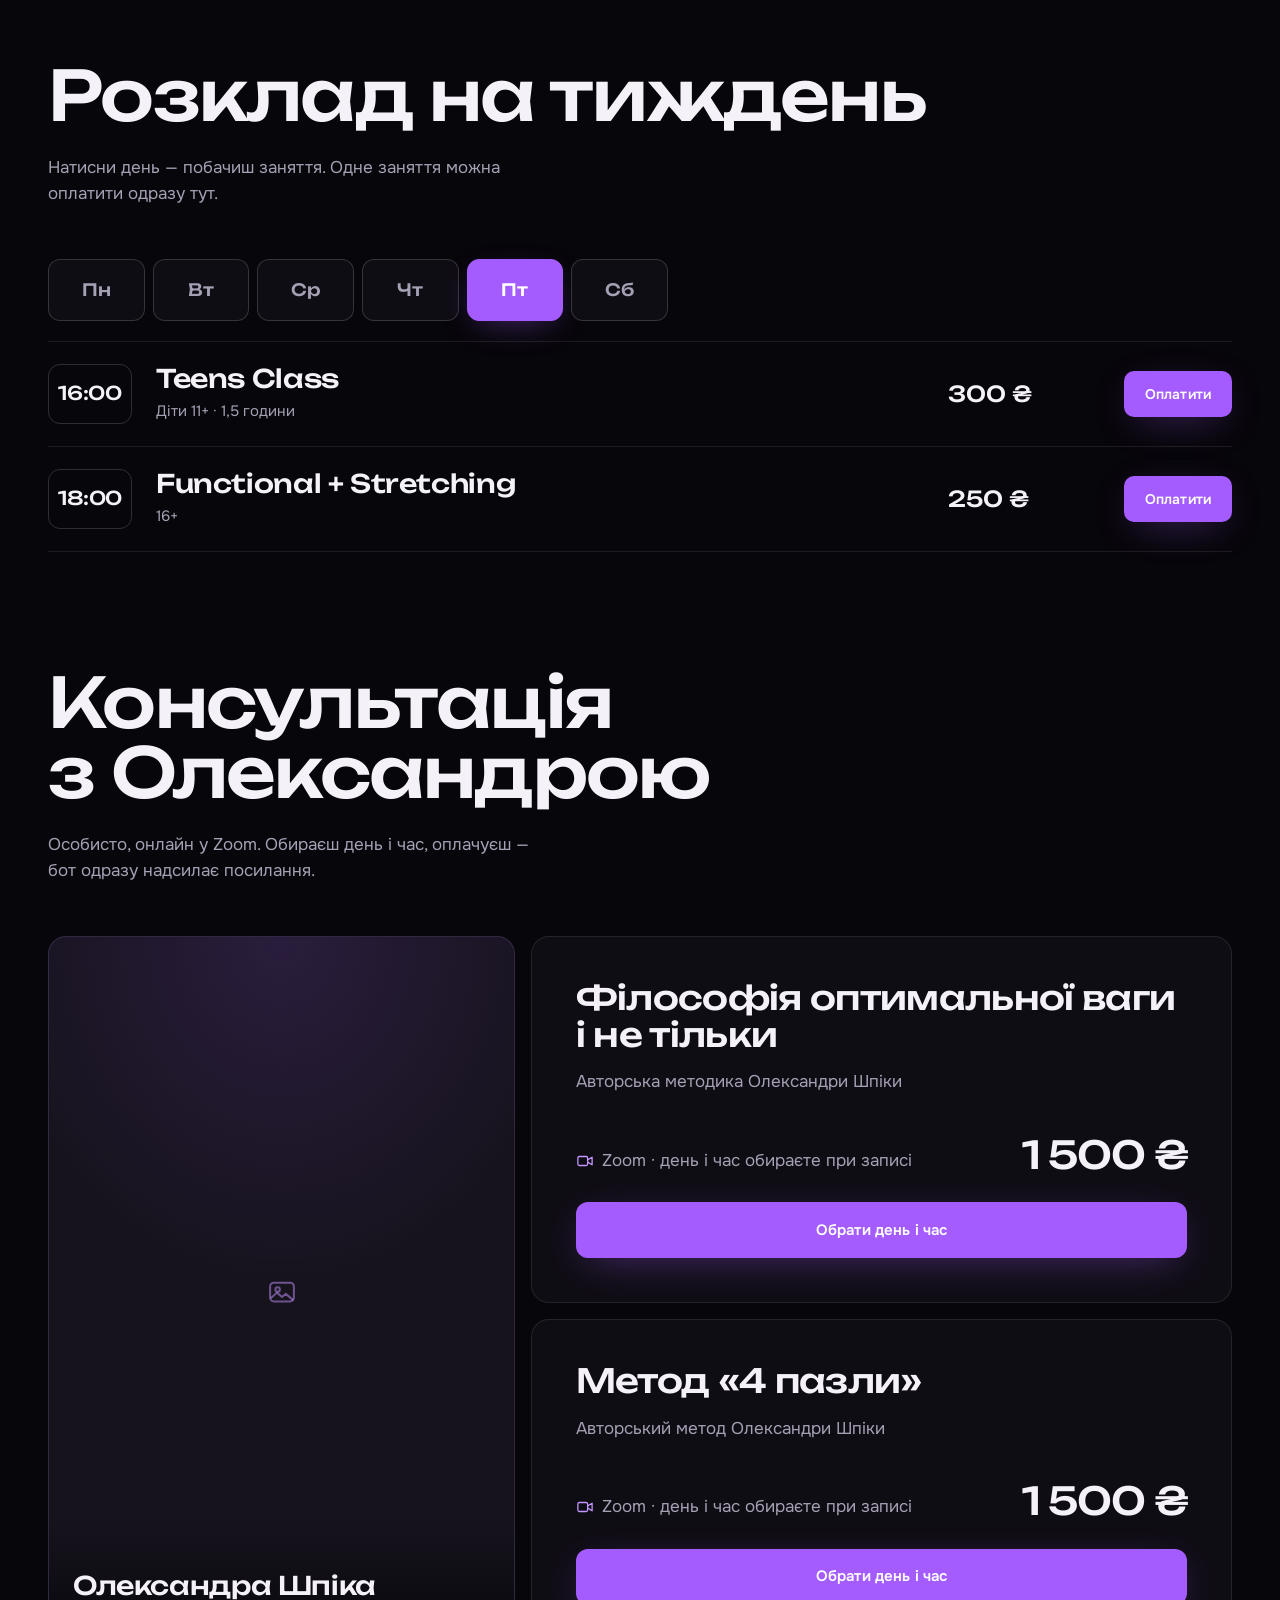
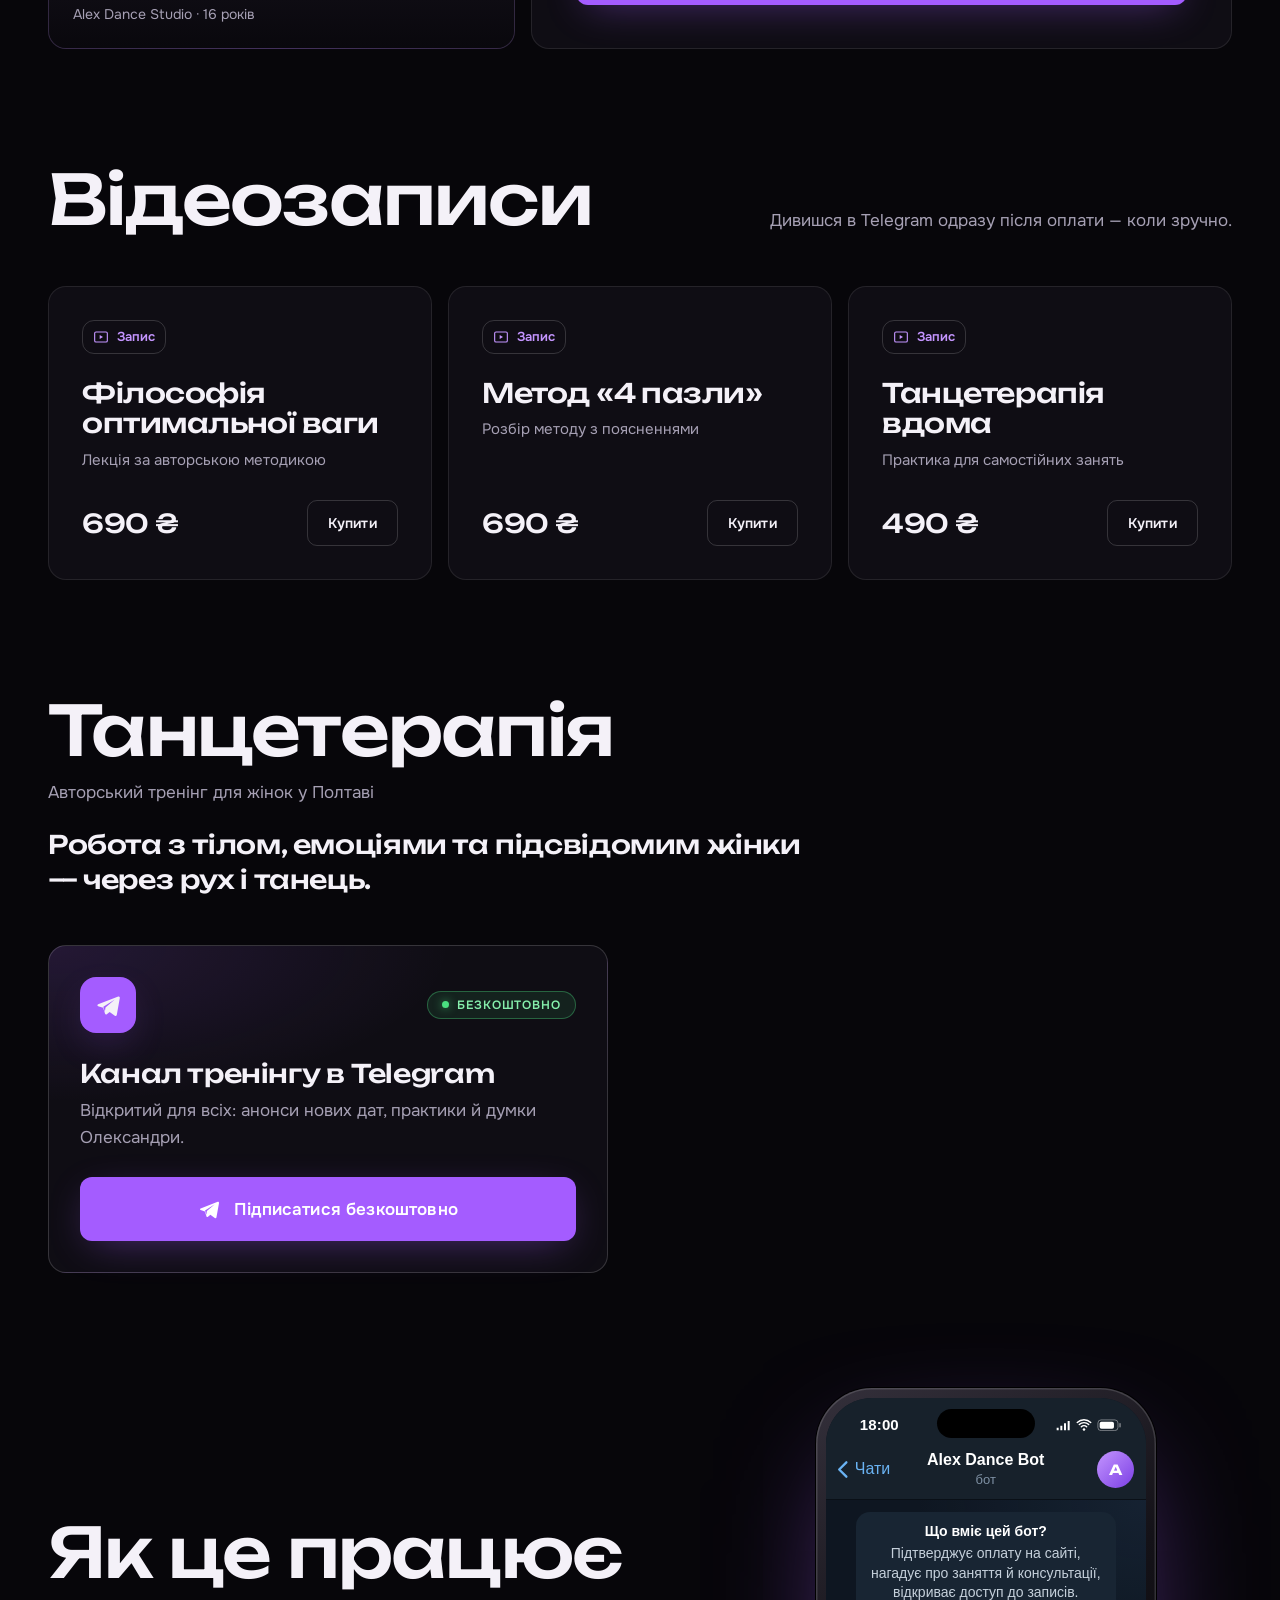
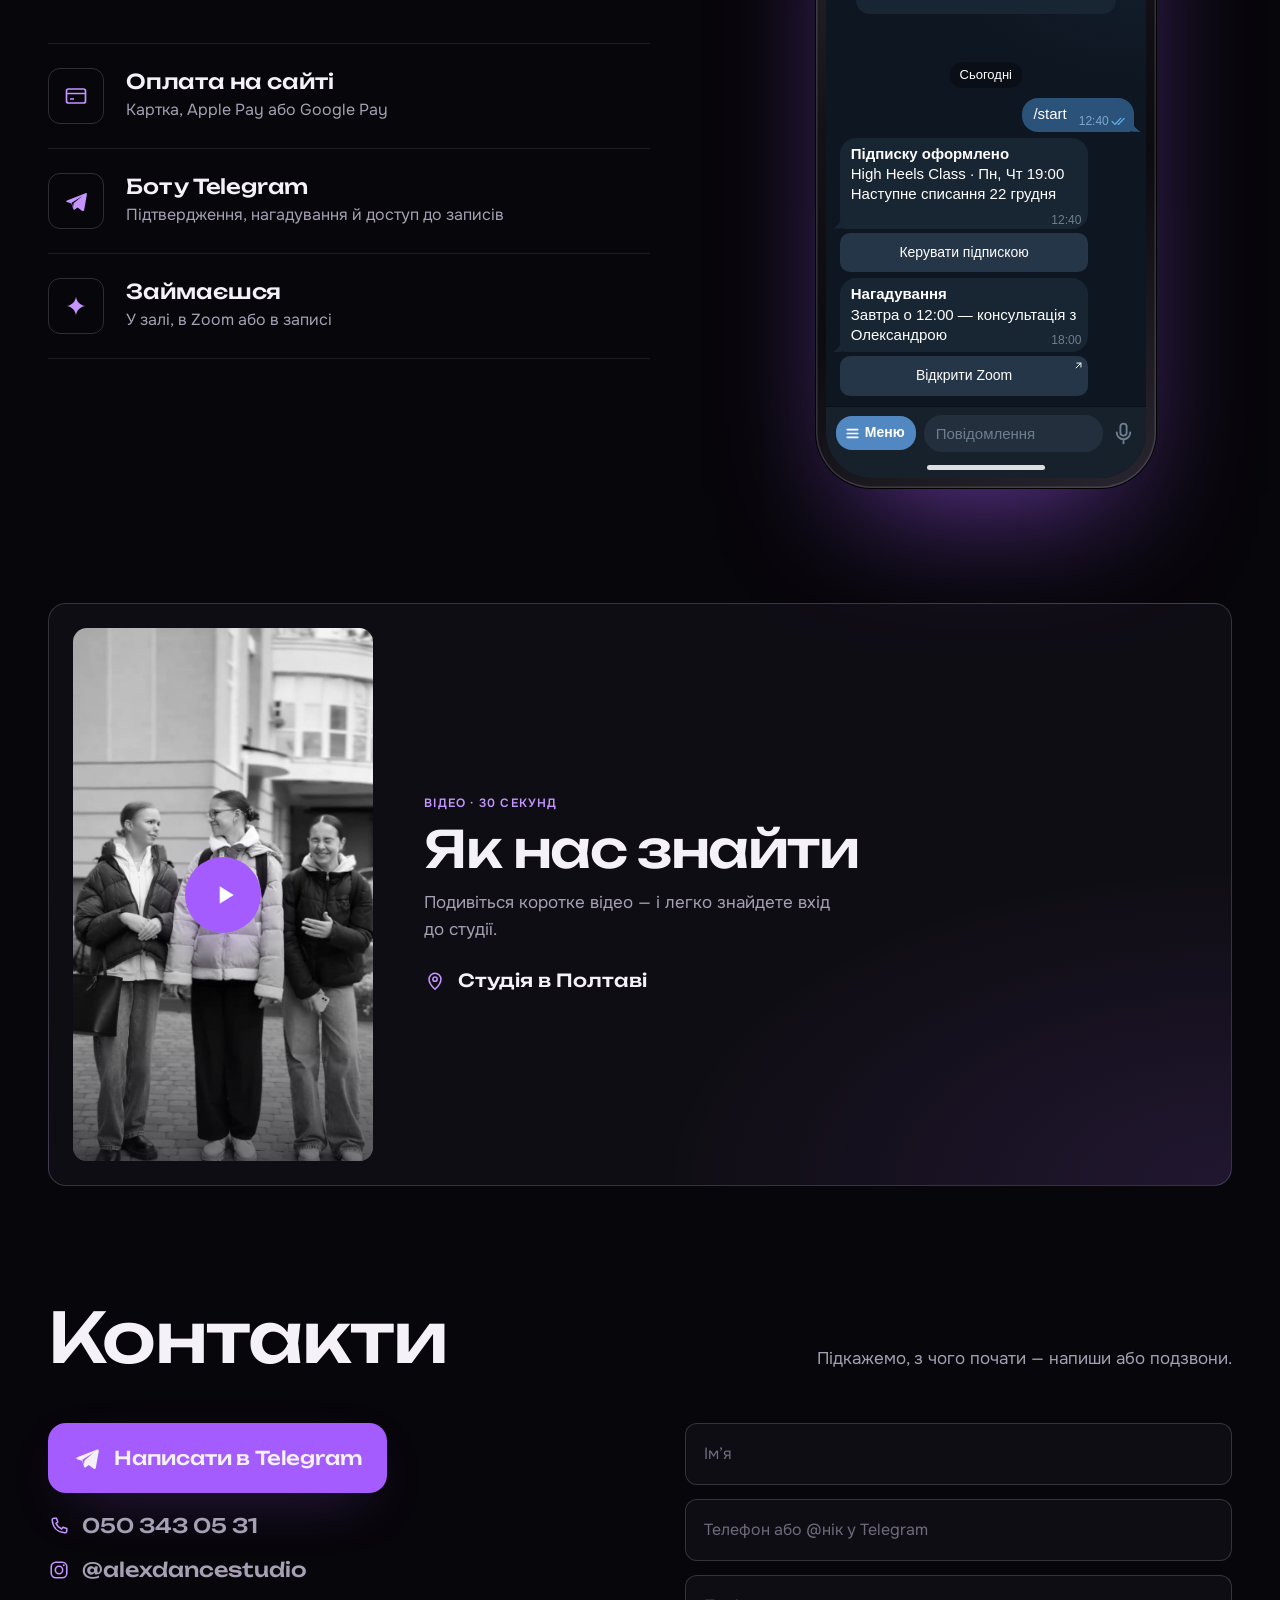
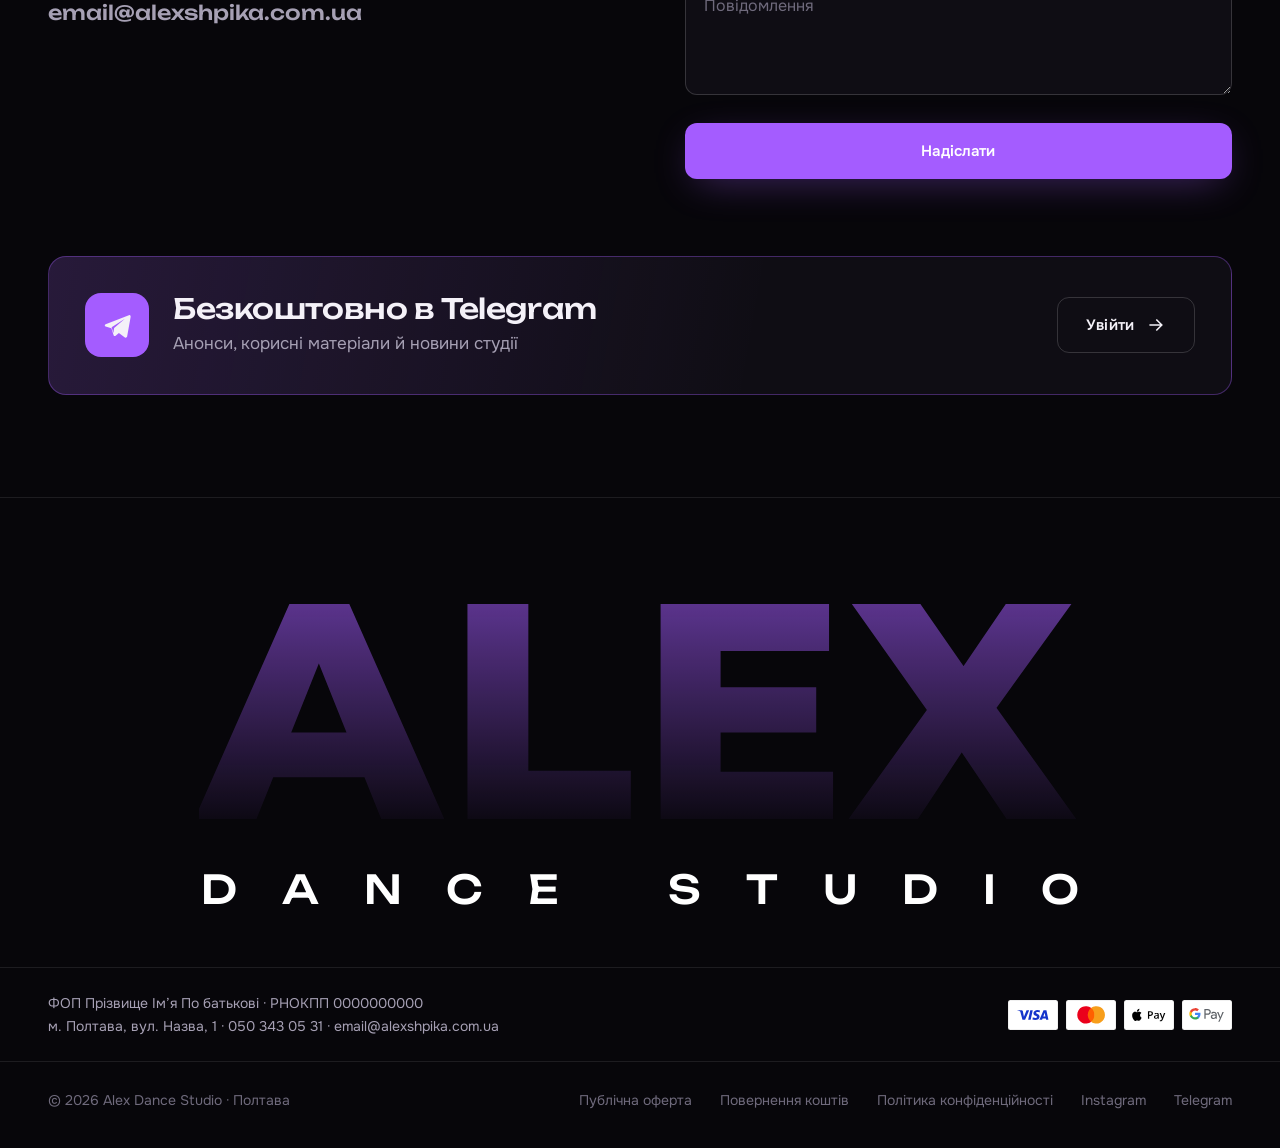
<file: tantseterapiya.html>
<!doctype html>
<html lang="uk">
<head>
<meta charset="utf-8">
<title>Alex Dance Studio</title>
<meta name="robots" content="noindex">
<link rel="canonical" href="index.html#therapy">
<meta http-equiv="refresh" content="0; url=index.html#therapy">
<script>location.replace('index.html#therapy')</script>
<style>html{background:#07060a;color:#f4f1f8;font:16px system-ui}a{color:#c495ff}</style>
</head>
<body><p style="padding:24px"><a href="index.html#therapy">Alex Dance Studio</a></p></body>
</html>
</file>
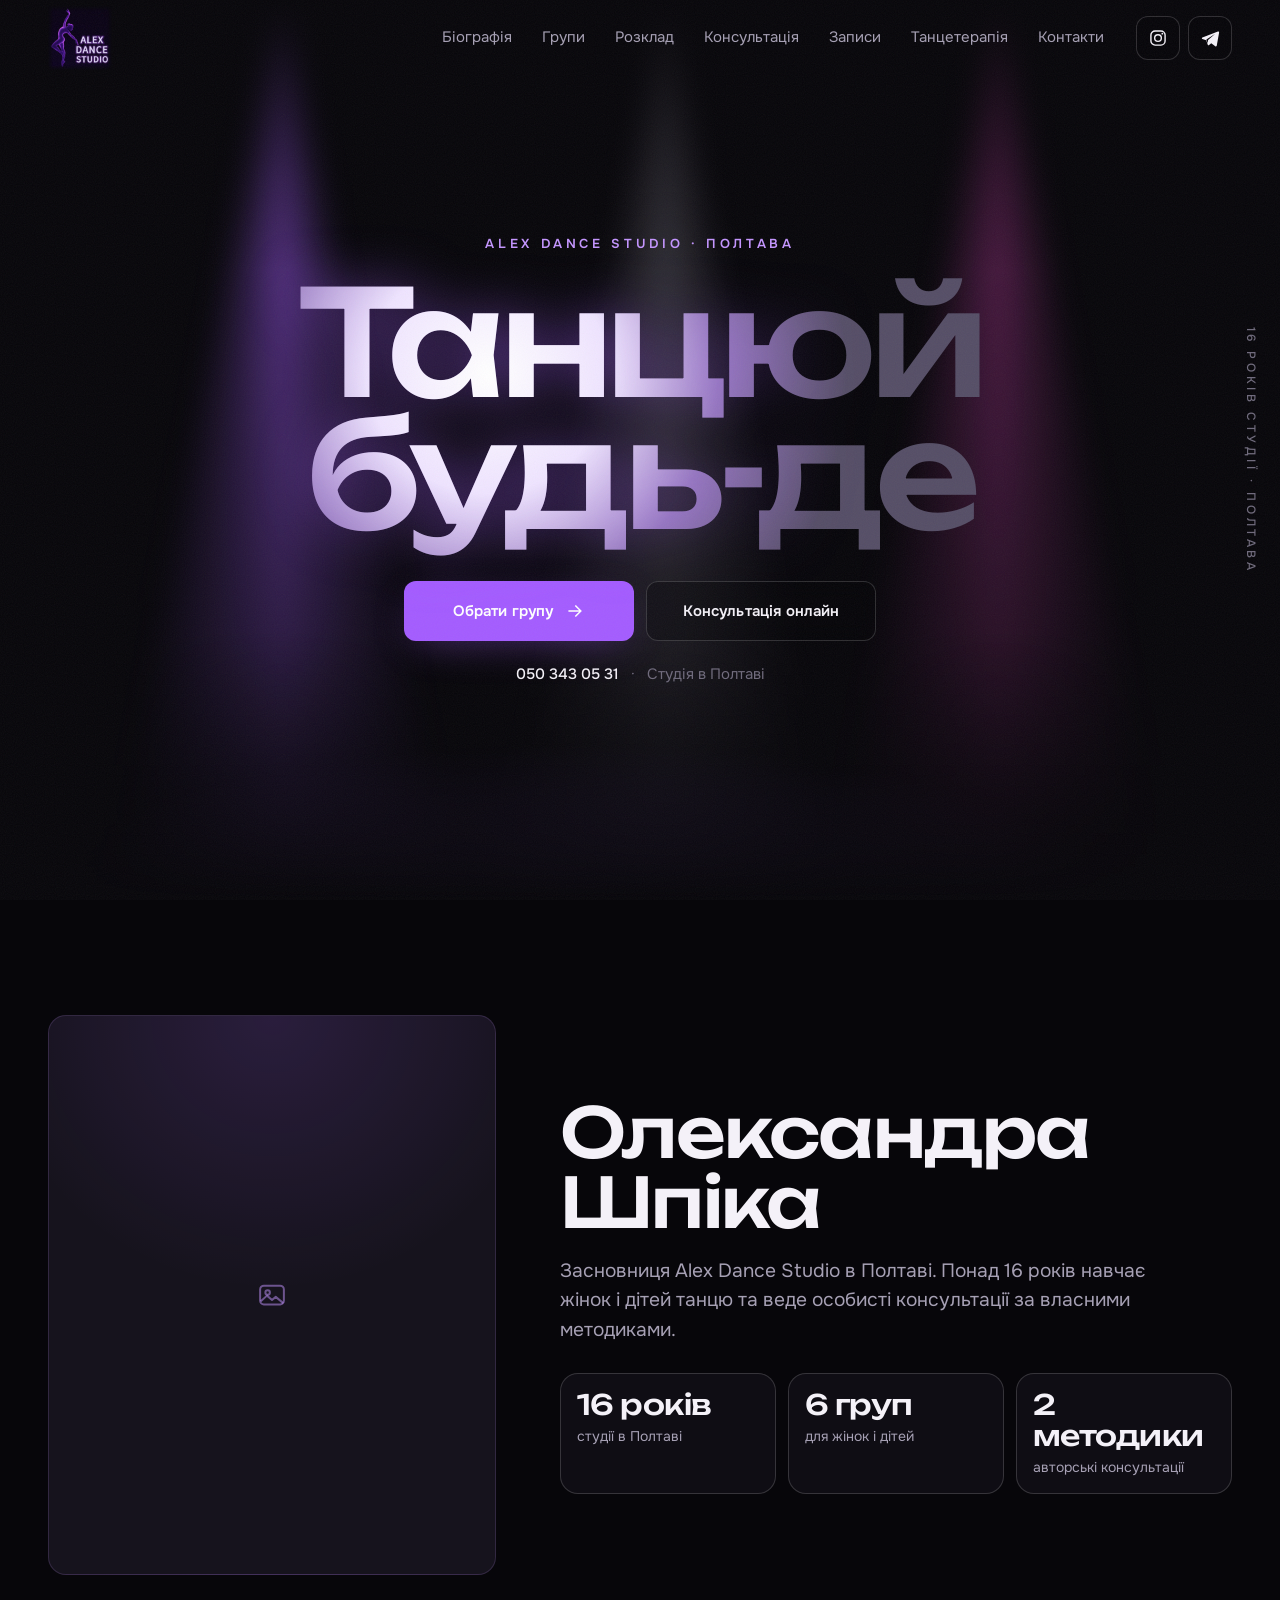
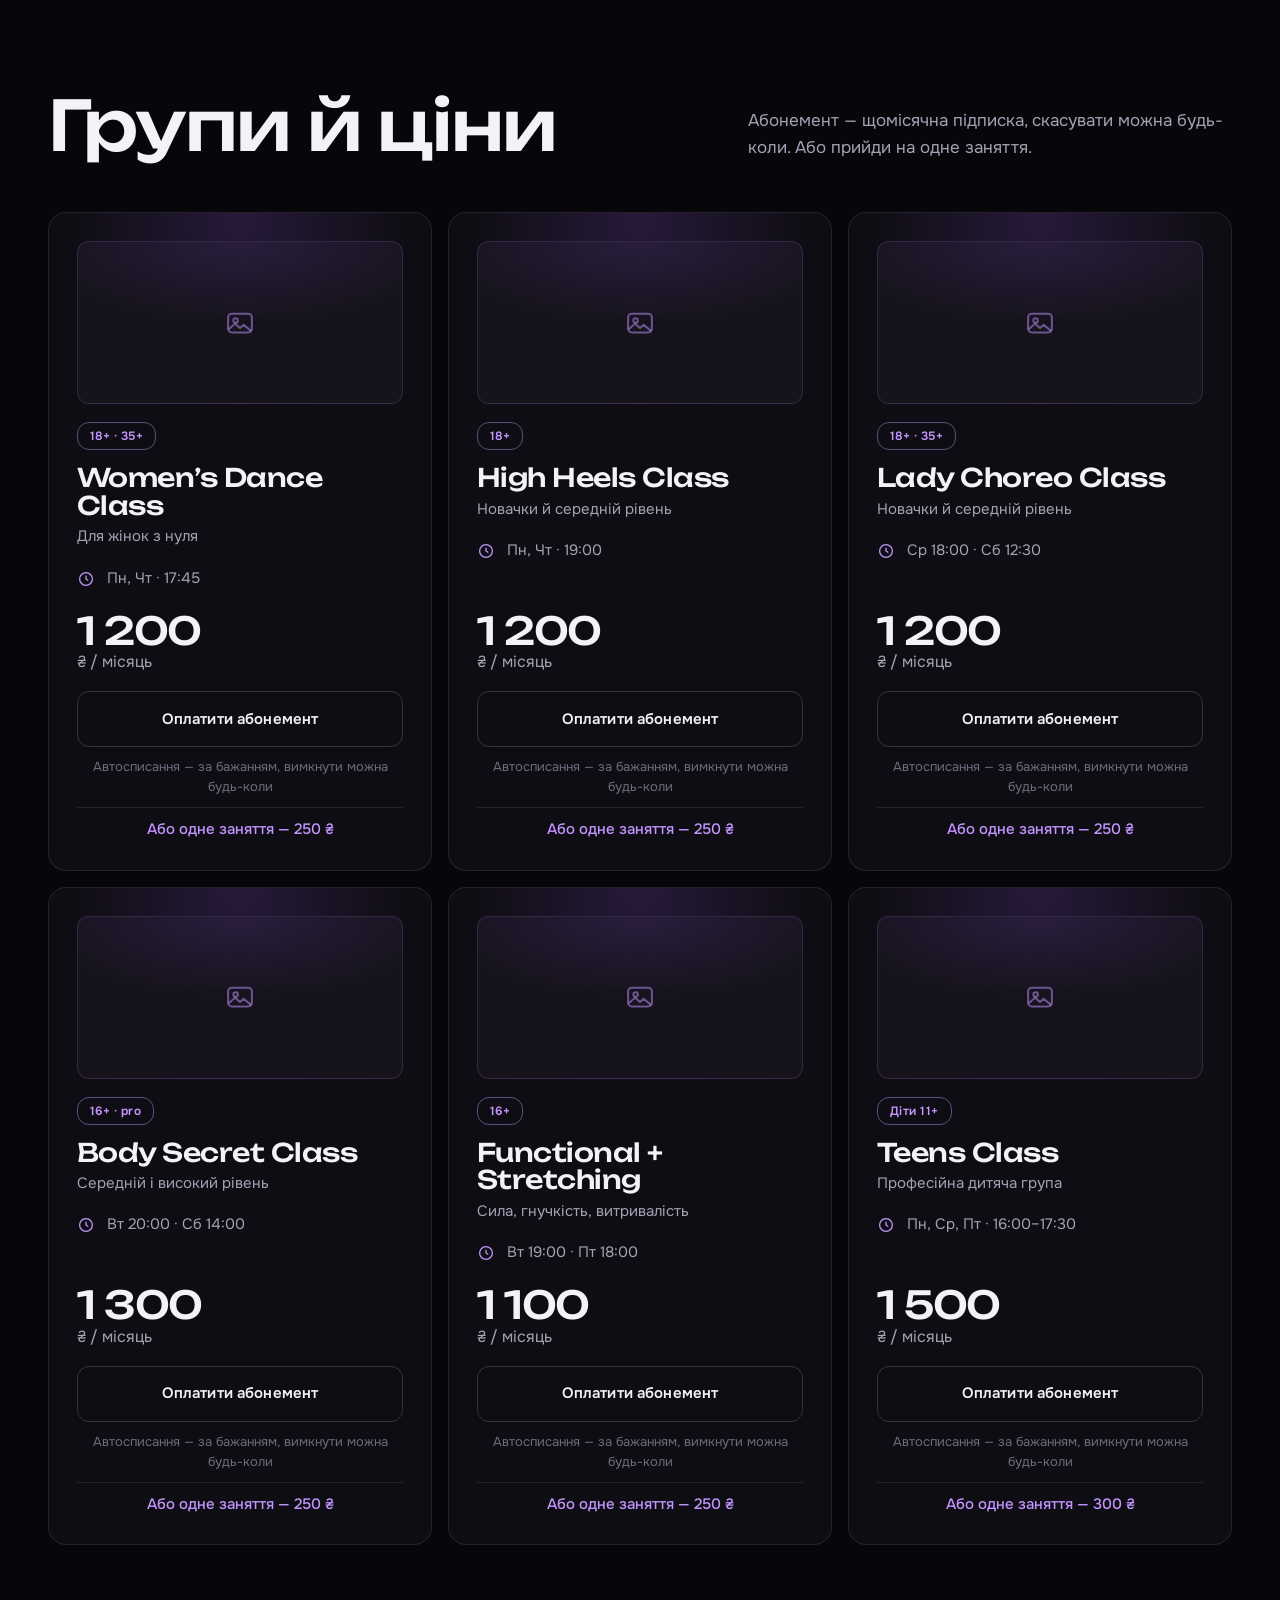
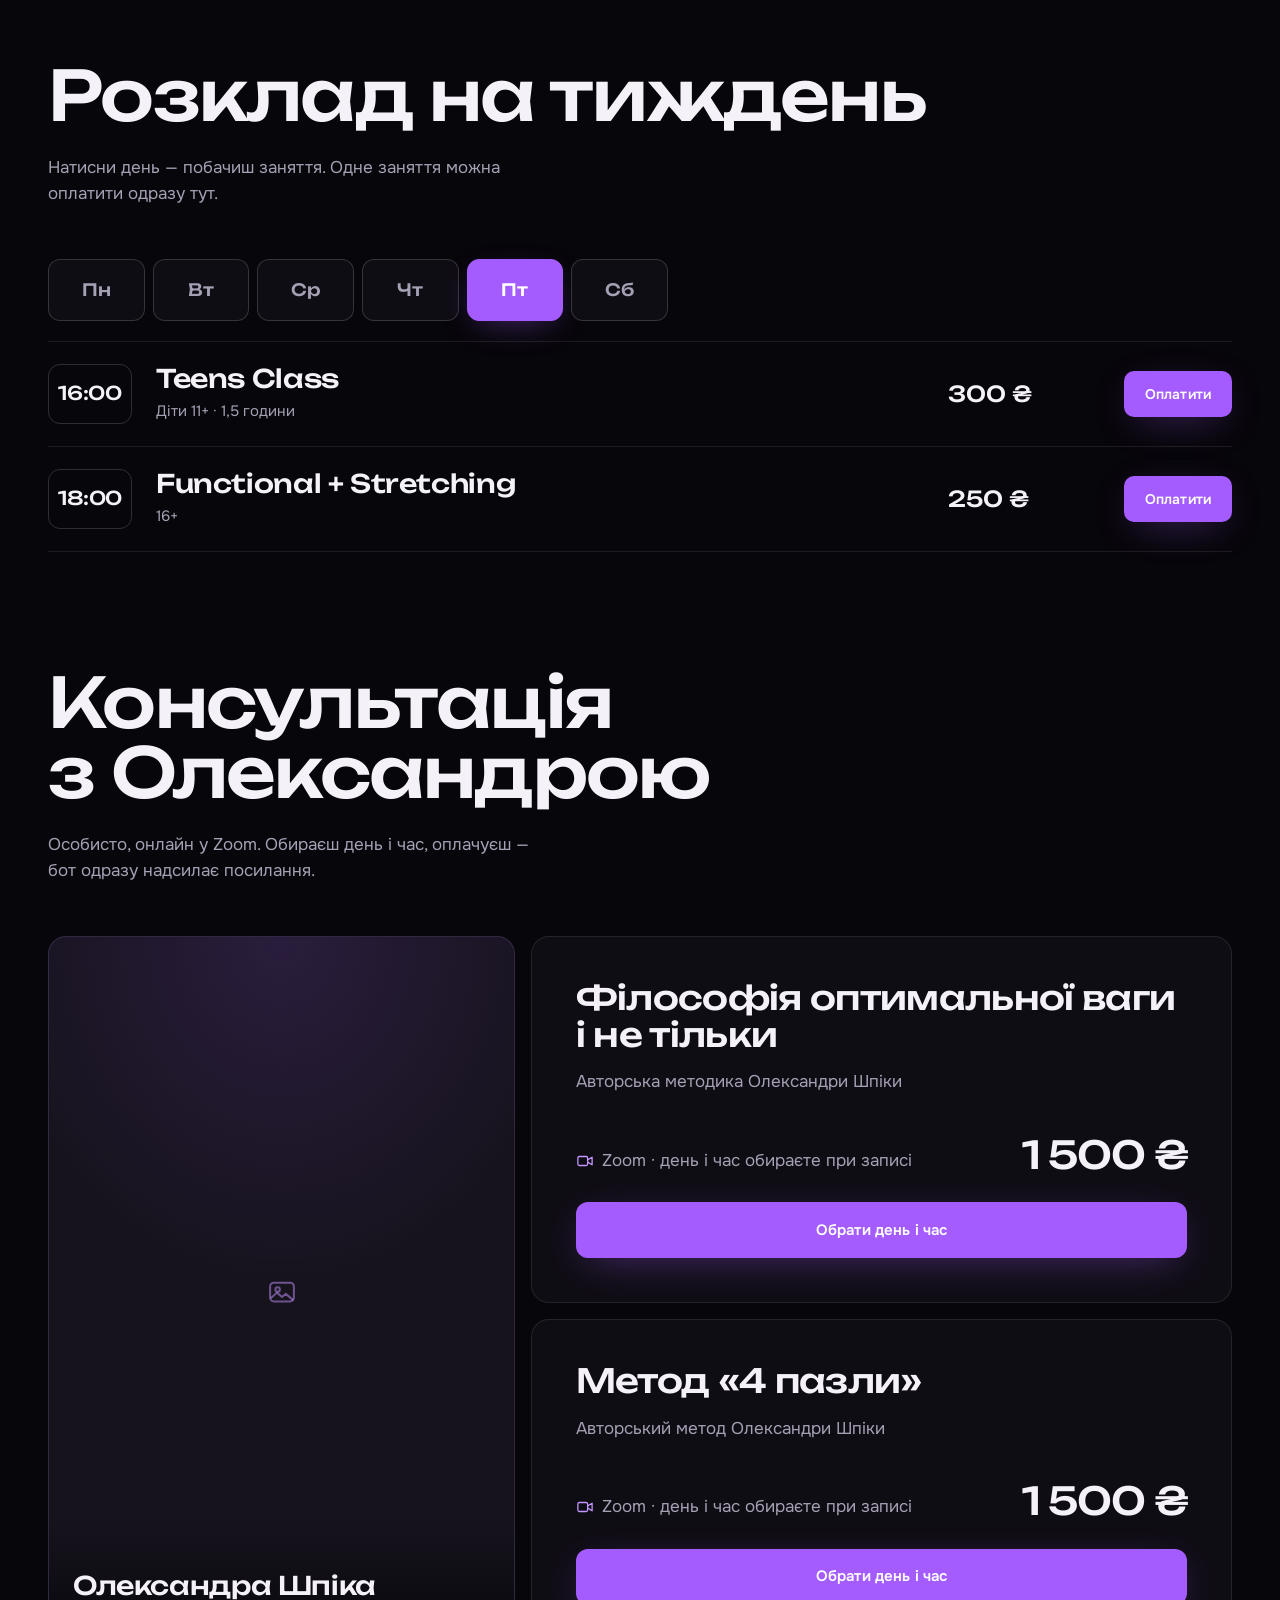
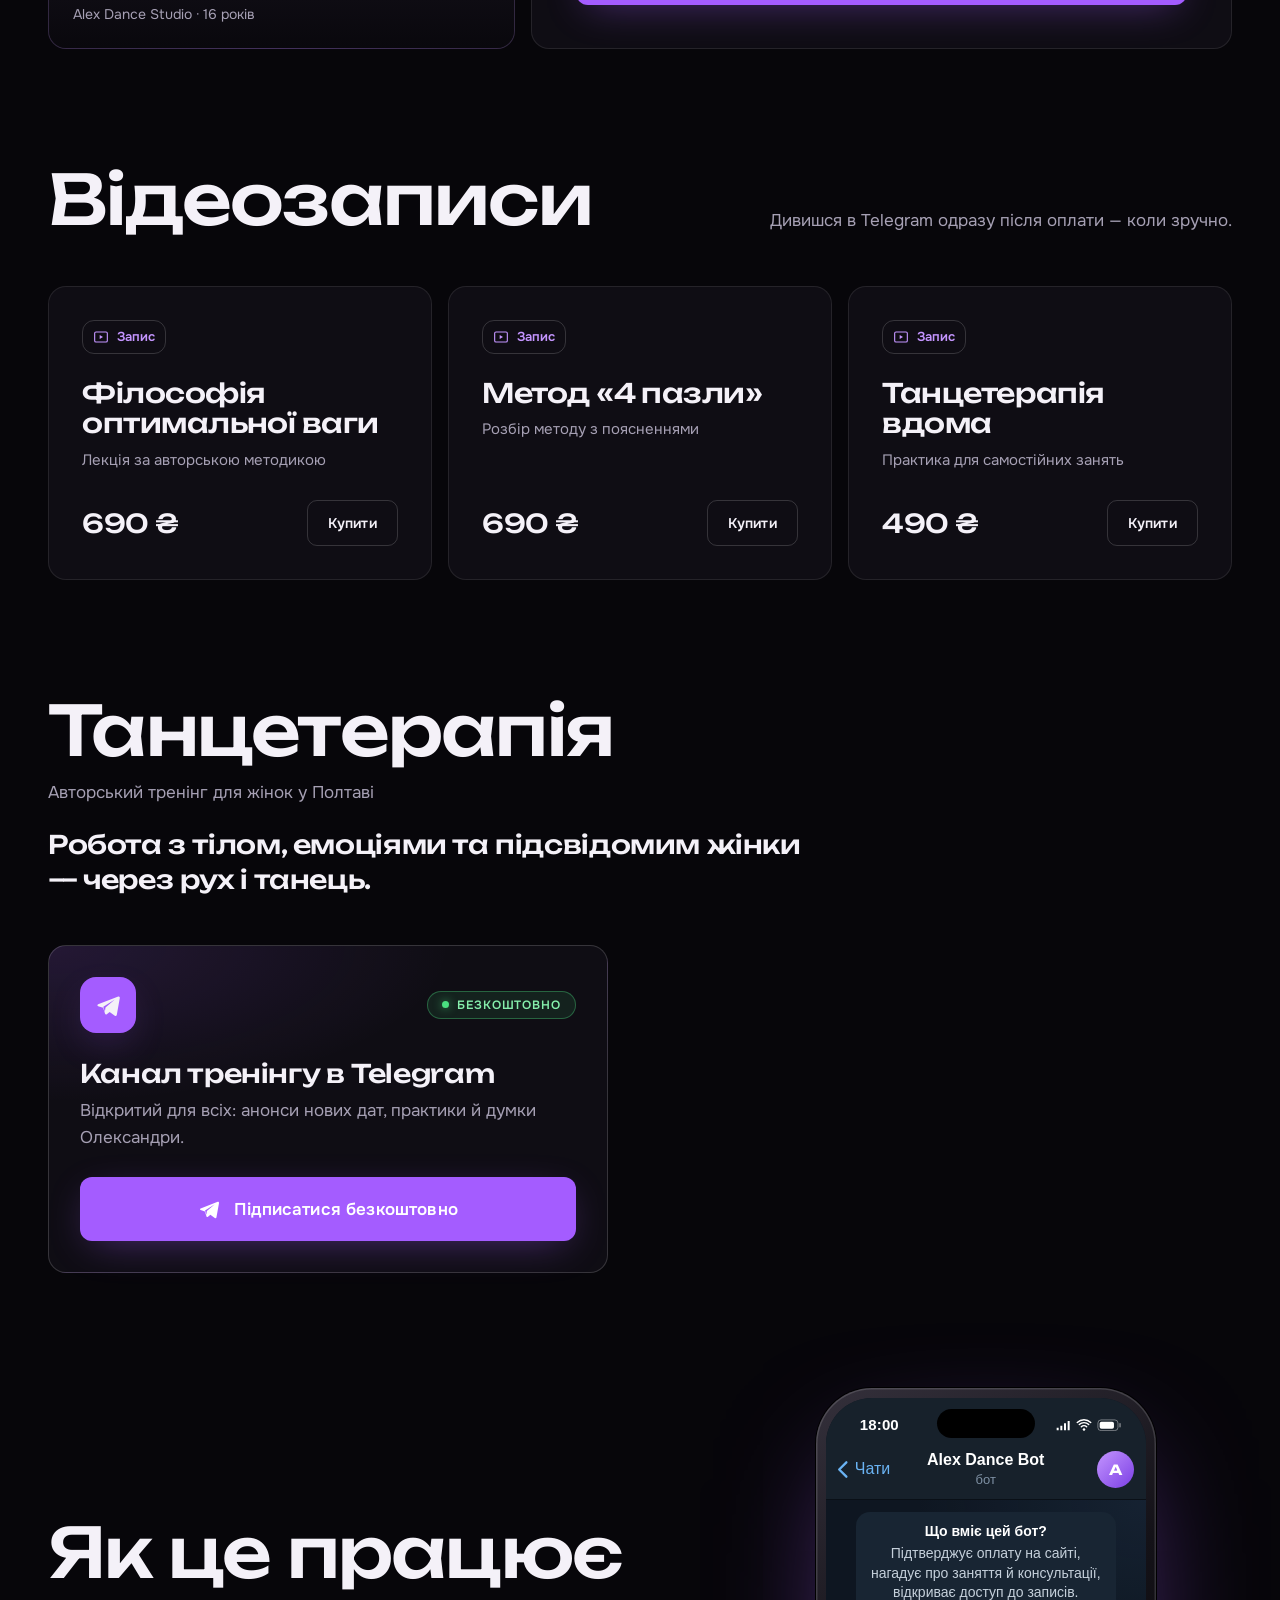
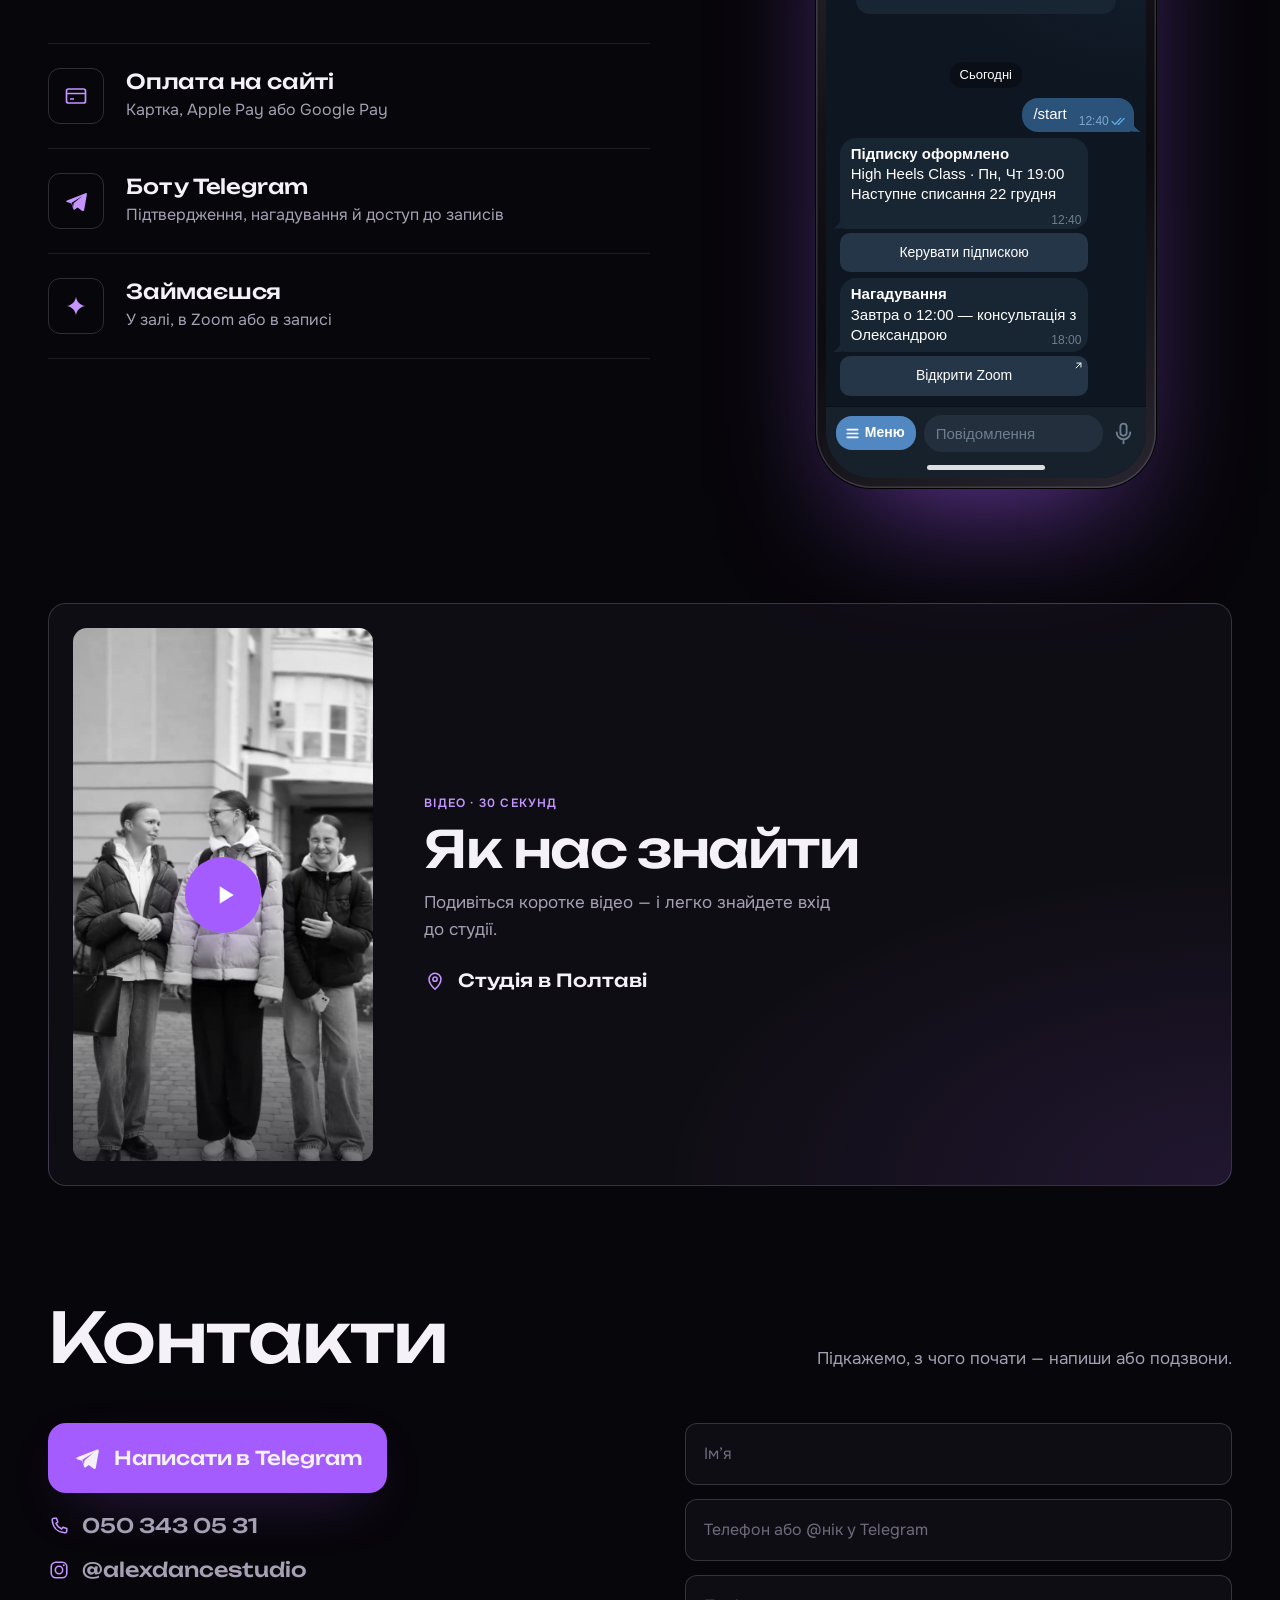
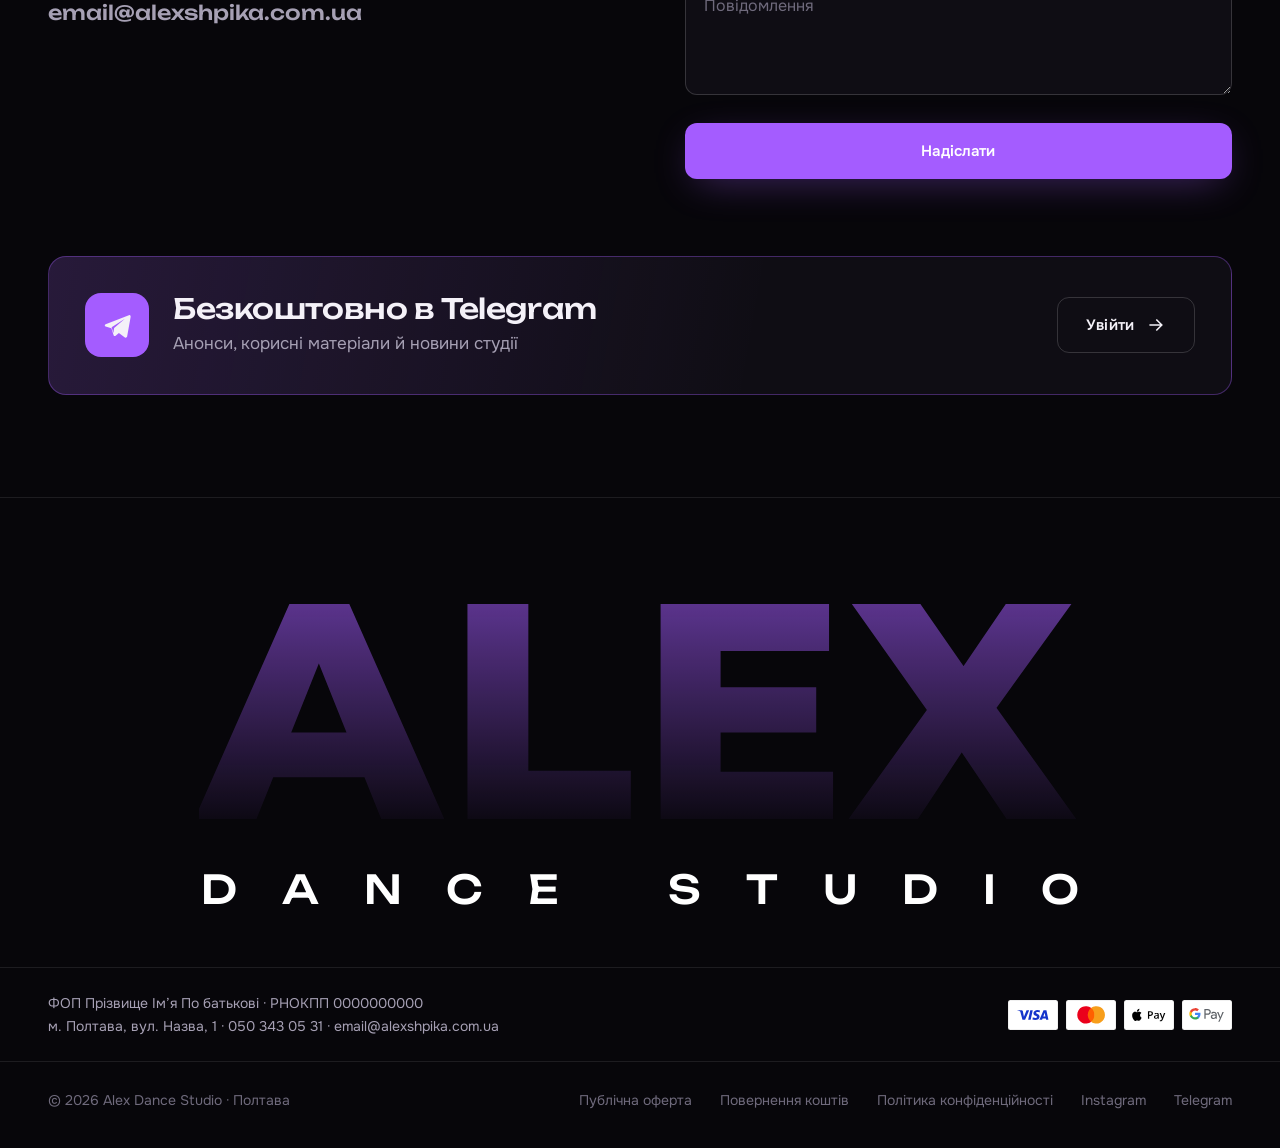
<file: zapysy.html>
<!doctype html>
<html lang="uk">
<head>
<meta charset="utf-8">
<title>Alex Dance Studio</title>
<meta name="robots" content="noindex">
<link rel="canonical" href="index.html#records">
<meta http-equiv="refresh" content="0; url=index.html#records">
<script>location.replace('index.html#records')</script>
<style>html{background:#07060a;color:#f4f1f8;font:16px system-ui}a{color:#c495ff}</style>
</head>
<body><p style="padding:24px"><a href="index.html#records">Alex Dance Studio</a></p></body>
</html>
</file>
<file: style.css>
/* Alex Dance Studio — сцена: чорне тло, фіолетове світло */
@property --lx { syntax: '<percentage>'; inherits: true; initial-value: 30%; }
@property --ly { syntax: '<percentage>'; inherits: true; initial-value: 40%; }

:root {
  --bg: #07060a;
  --bg2: #0f0d14;
  --bg3: #16131d;
  --ink: #f4f1f8;
  --mut: #a6a0b4;
  --dim: #6f6a7c;
  --line: rgba(255, 255, 255, .09);
  --line2: rgba(255, 255, 255, .16);
  --ac: #a45cff;
  --ac-hi: #c495ff;
  --pink: #ff4fd8;
  --glow: rgba(164, 92, 255, .45);
  --fd: 'Unbounded', 'Arial Black', sans-serif;
  --fb: 'Onest', system-ui, sans-serif;
  --g: clamp(16px, 4vw, 48px);
  --max: 1320px;
  --hd: 76px;
  --ease: cubic-bezier(.2, .7, .2, 1);
}

*, *::before, *::after { box-sizing: border-box; }
html { scroll-behavior: smooth; scroll-padding-top: calc(var(--hd) + 8px); -webkit-text-size-adjust: 100%; }
body {
  margin: 0; background: var(--bg); color: var(--ink);
  font: 400 17px/1.55 var(--fb);
  -webkit-font-smoothing: antialiased; overflow-x: clip;
}
body::after { /* плівкове зерно */
  content: ''; position: fixed; inset: 0; z-index: 90; pointer-events: none; opacity: .055;
  background-image: url("data:image/svg+xml,%3Csvg xmlns='http://www.w3.org/2000/svg' width='160' height='160'%3E%3Cfilter id='n'%3E%3CfeTurbulence type='fractalNoise' baseFrequency='.9' numOctaves='2' stitchTiles='stitch'/%3E%3C/filter%3E%3Crect width='100%25' height='100%25' filter='url(%23n)'/%3E%3C/svg%3E");
}
a { color: inherit; text-decoration: none; }
button { font: inherit; color: inherit; cursor: pointer; }
svg { width: 1em; height: 1em; flex: none; }
img { max-width: 100%; display: block; }
h1, h2, h3, p, ul, ol { margin: 0; }
ul, ol { padding: 0; list-style: none; }
:focus-visible { outline: 2px solid var(--ac-hi); outline-offset: 3px; }
::selection { background: var(--ac); color: #fff; }

.wrap { width: 100%; max-width: var(--max); margin: 0 auto; padding: 0 var(--g); }

.h2 {
  font: 500 clamp(32px, 5.4vw, 76px)/1.02 var(--fd); letter-spacing: -.025em;
  overflow-wrap: anywhere; hyphens: auto;
}

/* ---------- кнопки й плитки ---------- */
.btn {
  display: inline-flex; align-items: center; justify-content: center; gap: 12px;
  min-height: 56px; padding: 0 28px; border: 1px solid transparent; background: none;
  font: 600 15px/1 var(--fb); letter-spacing: .01em; white-space: nowrap;
  transition: background .3s var(--ease), border-color .3s, color .3s, box-shadow .3s, transform .3s var(--ease);
}
.btn svg { font-size: 20px; transition: transform .3s var(--ease); }
.btn:hover svg { transform: translateX(4px); }
.btn--ac { background: var(--ac); color: #fff; box-shadow: 0 10px 40px -12px var(--glow); }
.btn--ac:hover { background: #b274ff; box-shadow: 0 14px 50px -10px rgba(164, 92, 255, .7); }
.btn--ghost { border-color: var(--line2); color: var(--ink); }
.btn--ghost:hover { border-color: var(--ink); }
.btn--line { border-color: var(--line2); }
.btn--line:hover { border-color: var(--ac); background: rgba(164, 92, 255, .12); }
.btn--full { width: 100%; }
.btn--sm { min-height: 46px; padding: 0 20px; font-size: 14px; }
.btn:disabled { border-color: var(--line); color: var(--dim); cursor: default; box-shadow: none; }

.tile {
  display: grid; place-items: center; width: 44px; height: 44px; padding: 0;
  border: 1px solid var(--line2); background: rgba(7, 6, 10, .3); color: var(--ink);
  transition: border-color .3s, background .3s, color .3s;
}
.tile svg { font-size: 20px; }
.tile:hover { border-color: var(--ac); background: var(--ac); }

/* ---------- шапка ---------- */
.hd { position: fixed; inset: 0 0 auto; z-index: 50; transition: background .4s, border-color .4s, backdrop-filter .4s; border-bottom: 1px solid transparent; }
.hd.is-solid { background: rgba(7, 6, 10, .72); backdrop-filter: blur(18px) saturate(1.3); -webkit-backdrop-filter: blur(18px) saturate(1.3); border-color: var(--line); }
.hd__in { display: flex; align-items: center; gap: 32px; height: var(--hd); }
.logo { display: flex; align-items: center; gap: 10px; margin-right: auto; }
/* лого: неон на темному; screen прибирає темне тло, а краї квадрата м'яко гаснуть — без кола, напис влазить повністю */
.logo img {
  display: block; width: 64px; height: 64px; mix-blend-mode: screen;
  -webkit-mask-image: linear-gradient(to right, transparent, #000 8%, #000 92%, transparent), linear-gradient(to bottom, transparent, #000 8%, #000 92%, transparent);
  -webkit-mask-composite: source-in;
  mask-image: linear-gradient(to right, transparent, #000 8%, #000 92%, transparent), linear-gradient(to bottom, transparent, #000 8%, #000 92%, transparent);
  mask-composite: intersect;
}
.nav { display: flex; gap: 30px; font-size: 15px; color: var(--mut); }
.nav a { position: relative; padding: 6px 0; transition: color .25s; }
.nav a::after { content: ''; position: absolute; left: 0; right: 0; bottom: 0; height: 1px; background: var(--ac); transform: scaleX(0); transform-origin: left; transition: transform .35s var(--ease); }
.nav a:hover { color: var(--ink); }
.nav a:hover::after { transform: scaleX(1); }
.hd__act { display: flex; gap: 8px; }
.tile--menu { display: none; }

.mnav {
  /* від низу шапки до низу екрана; absolute, бо шапка з розмиттям тла стає «рамкою» для fixed і обрізала фон меню */
  position: absolute; top: 100%; left: 0; right: 0; height: calc(var(--vh1, 1svh) * 100 - var(--hd)); overflow-y: auto; z-index: 49; background: var(--bg);
  display: flex; flex-direction: column; justify-content: space-between; padding: 24px var(--g) 40px;
  border-top: 1px solid var(--line);
}
.mnav[hidden] { display: none; }
.mnav__links { display: flex; flex-direction: column; }
.mnav__links a { font: 500 clamp(26px, 8vw, 40px)/1 var(--fd); padding: 18px 0; border-bottom: 1px solid var(--line); letter-spacing: -.02em; }
.mnav__tel { font: 500 20px/1 var(--fd); color: var(--ac-hi); }

/* ---------- перший екран ---------- */
.hero {
  position: relative; overflow: hidden; isolation: isolate;
  min-height: max(620px, calc(var(--vh1, 1svh) * 100));
  display: flex; align-items: center; padding: calc(var(--hd) + 24px) 0 clamp(48px, 6vw, 80px);
}
.stage { /* світло плавно гасне до низу, без рівної межі */
  position: absolute; inset: 0; z-index: -1; pointer-events: none;
  -webkit-mask-image: linear-gradient(#000 70%, transparent); mask-image: linear-gradient(#000 70%, transparent);
}
.beam {
  position: absolute; top: -6%; width: 90vmax; height: 130%; transform-origin: 50% 0;
  background: conic-gradient(from 0deg at 50% 0%, transparent 169deg, var(--c) 180deg, transparent 191deg);
  filter: blur(14px); mix-blend-mode: screen;
  -webkit-mask-image: linear-gradient(#000 20%, transparent 92%); mask-image: linear-gradient(#000 20%, transparent 92%);
  animation: sway var(--t) ease-in-out infinite alternate;
}
.beam--1 { --c: rgba(164, 92, 255, .55); --t: 11s; --a: -26deg; --b: -10deg; left: calc(22% - 45vmax); }
.beam--2 { --c: rgba(255, 79, 216, .32); --t: 14s; --a: 14deg; --b: 30deg; left: calc(78% - 45vmax); animation-delay: -4s; }
.beam--3 { --c: rgba(236, 226, 255, .22); --t: 9s; --a: -6deg; --b: 8deg; left: calc(52% - 45vmax); animation-delay: -2s; }
@keyframes sway { from { transform: rotate(var(--a)); } to { transform: rotate(var(--b)); } }
.floor {
  position: absolute; left: 0; right: 0; bottom: 0; height: 55%;
  background: radial-gradient(ellipse 60% 45% at 45% 100%, rgba(164, 92, 255, .22), transparent 70%);
}
.hero::after { /* темрява зверху під шапкою */
  content: ''; position: absolute; inset: 0 0 auto; height: 30%; z-index: -1;
  background: linear-gradient(var(--bg), transparent);
}

.hero__in { position: relative; display: flex; flex-direction: column; align-items: center; text-align: center; }
.hero__t {
  position: relative; font: 500 clamp(64px, 14.2vw, 220px)/.9 var(--fd); letter-spacing: -.045em;
}
.t-base { color: #554e66; display: block; }
.t-lit { /* шар ширший за заголовок, щоб світло накривало хвостики літер */
  position: absolute; inset: -.25em; padding: .25em; color: transparent;
  background: radial-gradient(circle min(46vw, 500px) at var(--lx) var(--ly), #fff 0%, #efe4ff 24%, rgba(196, 149, 255, .55) 46%, transparent 72%);
  -webkit-background-clip: text; background-clip: text;
  filter: drop-shadow(0 0 26px rgba(164, 92, 255, .5));
}
.hero__t.is-auto { animation: wander 16s ease-in-out infinite alternate; }
@keyframes wander {
  0% { --lx: 12%; --ly: 30%; }
  35% { --lx: 58%; --ly: 22%; }
  70% { --lx: 30%; --ly: 82%; }
  100% { --lx: 78%; --ly: 70%; }
}
.hero__row { display: flex; justify-content: center; margin-top: clamp(32px, 4.4vw, 60px); }
.hero__cta { display: flex; justify-content: center; gap: 12px; flex-wrap: wrap; }
.hero__cta .btn { min-width: 230px; min-height: 60px; }
.hero__cta .btn--ghost { background: rgba(7, 6, 10, .35); backdrop-filter: blur(10px); -webkit-backdrop-filter: blur(10px); }
.hero__side {
  position: absolute; right: calc(var(--g) * .6); top: 50%; transform: translate(50%, -50%) rotate(90deg);
  font: 500 12px/1 var(--fb); letter-spacing: .3em; text-transform: uppercase; color: var(--dim); white-space: nowrap;
}

/* ---------- секції ---------- */
.sec { padding: clamp(80px, 11vw, 160px) 0 0; }
.sec__hd { display: flex; align-items: flex-end; justify-content: space-between; gap: 24px 48px; flex-wrap: wrap; margin-bottom: clamp(36px, 5vw, 64px); }
.sec__note { max-width: 34ch; color: var(--mut); font-size: 17px; }

/* світло за курсором на картках */
[data-spot] { position: relative; isolation: isolate; }
[data-spot]::before {
  content: ''; position: absolute; inset: 0; z-index: -1; pointer-events: none; opacity: 0; transition: opacity .4s;
  background: radial-gradient(420px circle at var(--mx, 50%) var(--my, 0%), rgba(164, 92, 255, .2), transparent 65%);
}
@media (hover: hover) { [data-spot]:hover::before { opacity: 1; } }

/* ---------- як це працює ---------- */
.how { padding-top: clamp(16px, 3vw, 48px); }
.how__in { display: grid; grid-template-columns: minmax(0, 1.1fr) minmax(0, .9fr); gap: clamp(48px, 7vw, 120px); align-items: center; }
.steps { margin-top: clamp(36px, 5vw, 56px); border-top: 1px solid var(--line); }
.step { display: flex; align-items: center; gap: 22px; padding: 24px 0; border-bottom: 1px solid var(--line); }
.step__ic { display: grid; place-items: center; width: 56px; height: 56px; flex: none; border: 1px solid var(--line2); color: var(--ac-hi); position: relative; }
.step__ic svg { font-size: 24px; }
.step h3 { font: 500 clamp(17px, 1.6vw, 21px)/1.2 var(--fd); letter-spacing: -.01em; }
.step p { color: var(--mut); font-size: 16px; margin-top: 4px; }

/* телефон з чатом Telegram (нічна тема, як у самому застосунку) */
.tgp {
  justify-self: center; position: relative; width: min(100%, 340px); aspect-ratio: 340 / 700; padding: 10px;
  border-radius: 56px; background: linear-gradient(150deg, #34303b, #141218 38%, #0c0b0f 62%, #2a2631);
  box-shadow: inset 0 0 0 1.5px rgba(255, 255, 255, .14), 0 0 0 1px #000, 0 50px 130px -40px rgba(164, 92, 255, .65);
}
.tgp__screen {
  height: 100%; display: flex; flex-direction: column; overflow: hidden; border-radius: 46px; background: #0e1621; color: #fff;
  font-family: -apple-system, BlinkMacSystemFont, 'SF Pro Text', 'Segoe UI', Roboto, 'Helvetica Neue', sans-serif;
}
.tgp__status { position: relative; display: flex; align-items: center; justify-content: space-between; height: 50px; padding: 4px 24px 0 34px; background: #17212b; font-size: 15px; }
.tgp__status b { font-weight: 600; letter-spacing: .01em; }
.tgp__island { position: absolute; left: 50%; top: 11px; width: 98px; height: 29px; border-radius: 20px; background: #000; transform: translateX(-50%); }
.tgp__sys { display: flex; align-items: center; gap: 5px; }
.tgp__sys svg { font-size: 16px; }
.tgp__sys .tgp__bat { width: 25px; height: 12.5px; }
.tgp__head { display: grid; grid-template-columns: 1fr auto 1fr; align-items: center; padding: 2px 12px 9px; background: #17212b; border-bottom: 1px solid #0a1017; }
.tgp__back { display: flex; align-items: center; color: #6ab3f3; font-size: 16px; }
.tgp__back svg { font-size: 23px; margin-left: -6px; }
.tgp__who { text-align: center; line-height: 1.2; }
.tgp__who b { display: block; font-size: 16px; font-weight: 600; }
.tgp__who small { font-size: 13px; color: #7f91a4; }
.tgp__ava { justify-self: end; display: grid; place-items: center; width: 37px; height: 37px; border-radius: 50%; background: linear-gradient(135deg, #c495ff, #7b3fe4); font: 700 14px/1 var(--fd); }
.tgp__chat {
  flex: 1; display: flex; flex-direction: column; justify-content: flex-end; gap: 6px; padding: 12px 12px 10px; overflow: hidden;
  background: radial-gradient(ellipse 120% 60% at 100% 0%, rgba(82, 136, 193, .1), transparent 60%), #0e1621;
}
.tgp__about { align-self: center; max-width: 88%; margin-bottom: auto; padding: 10px 14px 11px; border-radius: 14px; background: #182533; text-align: center; font-size: 14px; line-height: 1.4; color: #c5d0db; }
.tgp__about b { display: block; margin-bottom: 3px; color: #fff; font-weight: 600; }
.tgp__date { align-self: center; margin-bottom: 4px; padding: 3px 10px; border-radius: 12px; background: rgba(0, 0, 0, .3); font-size: 13px; font-weight: 500; }
.bub { position: relative; padding: 6px 10px 7px 11px; border-radius: 16px; font-size: 15px; line-height: 1.35; }
.bub b { font-weight: 600; }
.bub::before { content: ''; position: absolute; bottom: 0; width: 9px; height: 17px; background: inherit; }
.bub--in { background: #182533; border-bottom-left-radius: 5px; }
.bub--in::before { left: -7px; clip-path: path('M9 0C9 9 6 14 0 17H9Z'); }
.bub--out { align-self: flex-end; max-width: 82%; background: #2b5278; border-bottom-right-radius: 5px; }
.bub--out::before { right: -7px; clip-path: path('M0 0C0 9 3 14 9 17H0Z'); }
.tm { float: right; display: inline-flex; align-items: center; gap: 2px; margin: 9px -3px -4px 12px; font-size: 12px; line-height: 1; color: #6d7f8f; }
.bub--out .tm { color: #7da8d3; }
.tm svg { font-size: 16px; color: #64b5ef; }
.bmsg { align-self: flex-start; display: grid; gap: 4px; max-width: 84%; margin-left: 2px; }
.kb {
  position: relative; display: flex; align-items: center; justify-content: center; padding: 9px 14px;
  border-radius: 10px; background: rgba(42, 60, 79, .85); font-size: 14px; font-weight: 500;
}
.kb svg { position: absolute; top: 5px; right: 5px; font-size: 9px; }
.tgp__bar { position: relative; display: flex; align-items: center; gap: 8px; padding: 8px 10px 26px; background: #17212b; border-top: 1px solid #0a1017; }
.tgp__bar::after { content: ''; position: absolute; left: 50%; bottom: 8px; width: 118px; height: 5px; border-radius: 3px; background: rgba(255, 255, 255, .85); transform: translateX(-50%); }
.tgp__menu { display: flex; align-items: center; gap: 4px; padding: 6px 11px 6px 8px; border-radius: 16px; background: #5288c1; font-size: 14px; font-weight: 600; }
.tgp__menu svg { font-size: 17px; }
.tgp__input { flex: 1; min-width: 0; padding: 7px 12px; border-radius: 18px; background: #242f3d; color: #6d7f8f; font-size: 15px; white-space: nowrap; overflow: hidden; }
.tgp__mic { font-size: 25px; color: #6d7f8f; }
.tgp__chat > * { transition: opacity .55s var(--ease), transform .55s var(--ease); }
.js .tgp:not(.is-on) .tgp__chat > * { opacity: 0; transform: translateY(12px); }
.tgp.is-on .tgp__chat > :nth-child(3) { transition-delay: .35s; }
.tgp.is-on .tgp__chat > :nth-child(4) { transition-delay: 1.15s; }
.tgp.is-on .tgp__chat > :nth-child(5) { transition-delay: 1.95s; }

/* ---------- абонементи ---------- */
.plans { display: grid; grid-template-columns: repeat(3, minmax(0, 1fr)); gap: 16px; }
.plan {
  display: flex; flex-direction: column; padding: clamp(28px, 3vw, 40px); border: 1px solid var(--line); background: var(--bg2);
  overflow: hidden;
}
.plan::after { /* промінь зверху */
  content: ''; position: absolute; left: 50%; top: 0; width: 140%; height: 70%; z-index: -1; transform: translateX(-50%);
  background: radial-gradient(ellipse 45% 60% at 50% 0%, rgba(164, 92, 255, .16), transparent 70%);
}
.plan--hot { border-color: rgba(164, 92, 255, .55); }
.plan--hot::after { background: radial-gradient(ellipse 50% 70% at 50% 0%, rgba(164, 92, 255, .38), transparent 70%); }
.plan__tag { align-self: flex-start; margin-bottom: 20px; padding: 7px 12px; border: 1px solid rgba(196, 149, 255, .45); color: var(--ac-hi); font: 600 12px/1 var(--fb); letter-spacing: .04em; }
.plan__t { font: 500 clamp(24px, 2.3vw, 32px)/1.08 var(--fd); letter-spacing: -.02em; }
.plan__lvl { margin-top: 10px; color: var(--mut); font-size: 15px; }
.plan__list { display: grid; gap: 12px; margin: 28px 0 36px; color: var(--mut); font-size: 16px; }
.plan__list li { display: flex; gap: 12px; align-items: flex-start; }
.plan__list svg { font-size: 18px; color: var(--ac-hi); margin-top: 3px; }
.plan__price { margin-top: auto; margin-bottom: 20px; color: var(--mut); font-size: 16px; }
.plan__price b { font: 500 clamp(40px, 4vw, 56px)/1 var(--fd); color: var(--ink); letter-spacing: -.03em; margin-right: 4px; }

.plans__dots { display: none; justify-content: center; gap: 6px; margin-top: 14px; }
.plans__dots button { padding: 10px 0; border: 0; background: none; cursor: pointer; }
.plans__dots button::before { content: ''; display: block; width: 22px; height: 3px; background: var(--line2); transition: width .35s var(--ease), background .35s; }
.plans__dots button.is-on::before { width: 40px; background: var(--ac); }

.plan__note { margin-top: 12px; text-align: center; color: var(--dim); font-size: 13px; }

/* ---------- плитки розділів ---------- */
.tiles { display: grid; grid-template-columns: repeat(5, minmax(0, 1fr)); gap: 12px; }
.tl {
  position: relative; display: flex; flex-direction: column; min-height: 156px; padding: 20px;
  border: 1px solid var(--line); background: var(--bg2); transition: border-color .3s, background .3s;
}
.tl__ic { display: grid; place-items: center; width: 44px; height: 44px; border: 1px solid var(--line2); color: var(--ac-hi); }
.tl__ic svg { font-size: 22px; }
.tl b { margin-top: auto; padding-top: 18px; font: 500 17px/1.2 var(--fd); letter-spacing: -.01em; }
.tl small { margin-top: 4px; color: var(--mut); font-size: 14px; }
.tl__go { position: absolute; top: 22px; right: 20px; font-size: 20px; color: var(--dim); transition: transform .3s var(--ease), color .3s; }
.tl:hover { border-color: rgba(164, 92, 255, .5); background: var(--bg3); }
.tl:hover .tl__go { color: var(--ac-hi); transform: translateX(4px); }

/* ---------- розклад ---------- */
.days { display: grid; grid-template-columns: repeat(6, minmax(0, 1fr)); gap: 8px; max-width: 620px; margin-bottom: 20px; }
.day {
  height: 62px; padding: 0; border: 1px solid var(--line2); background: var(--bg2); color: var(--mut);
  font: 500 17px/1 var(--fd); transition: background .3s, border-color .3s, color .3s, box-shadow .3s;
}
.day:hover { border-color: var(--ac); color: var(--ink); }
.day[aria-selected="true"] { background: var(--ac); border-color: var(--ac); color: #fff; box-shadow: 0 10px 34px -12px var(--glow); }
.rows { border-top: 1px solid var(--line); }
.row {
  display: grid; grid-template-columns: 84px minmax(0, 1fr) 110px 150px; align-items: center; gap: 24px;
  padding: 22px 0; border-bottom: 1px solid var(--line);
}
.row__d { display: grid; place-items: center; align-content: center; width: 84px; height: 60px; border: 1px solid var(--line2); color: var(--mut); font-size: 13px; line-height: 1; gap: 4px; }
.row__d b { font: 500 19px/1 var(--fd); color: var(--ink); letter-spacing: -.02em; }
.row__m h3 { font: 500 clamp(19px, 2vw, 26px)/1.15 var(--fd); letter-spacing: -.015em; }
.row__m p { color: var(--mut); font-size: 15px; margin-top: 6px; }
.row__s { color: var(--mut); font-size: 15px; }
.row__s--hot { color: var(--ac-hi); }
.row__p { font: 500 22px/1 var(--fd); }
.row .btn { justify-self: end; }
.row--full { opacity: .45; }
@media (hover: hover) { .row[data-spot]::before { background: radial-gradient(360px circle at var(--mx, 50%) var(--my, 50%), rgba(164, 92, 255, .14), transparent 70%); } }

/* ---------- консультації ---------- */
.cons { display: grid; grid-template-columns: repeat(2, minmax(0, 1fr)); gap: 16px; }
.con {
  display: grid; grid-template-columns: minmax(0, 1fr) auto; grid-template-areas: "t t" "d d" "m p" "b b"; grid-template-rows: auto 1fr auto auto;
  gap: 0 16px; padding: clamp(28px, 3.4vw, 48px); border: 1px solid var(--line); background: var(--bg2);
}
.con__t { grid-area: t; font: 500 clamp(24px, 2.6vw, 34px)/1.1 var(--fd); letter-spacing: -.02em; }
.con__d { grid-area: d; color: var(--mut); margin: 16px 0 40px; max-width: 36ch; }
.con__m { grid-area: m; display: flex; align-items: center; gap: 8px; color: var(--mut); align-self: end; }
.con__m svg { font-size: 18px; color: var(--ac-hi); }
.con__p { grid-area: p; align-self: end; font: 500 clamp(30px, 3vw, 40px)/1 var(--fd); letter-spacing: -.03em; }
.con .btn { grid-area: b; margin-top: 28px; }

/* ---------- записи ---------- */
.recs { display: grid; grid-template-columns: repeat(3, minmax(0, 1fr)); gap: 16px; }
.rec { display: flex; flex-direction: column; min-height: 270px; padding: clamp(24px, 2.6vw, 34px); border: 1px solid var(--line); background: var(--bg2); }
.rec__tag { display: inline-flex; align-items: center; gap: 8px; align-self: flex-start; padding: 6px 10px; border: 1px solid var(--line2); color: var(--ac-hi); font-size: 13px; font-weight: 600; }
.rec__tag svg { font-size: 16px; }
.rec__t { margin-top: 24px; font: 500 clamp(22px, 2.1vw, 28px)/1.12 var(--fd); letter-spacing: -.02em; }
.rec__d { margin-top: 10px; color: var(--mut); font-size: 15px; }
.rec__foot { display: flex; align-items: center; justify-content: space-between; gap: 12px; margin-top: auto; padding-top: 28px; }
.rec__p { font: 500 26px/1 var(--fd); letter-spacing: -.02em; }

/* ---------- танцетерапія: слова підсвічуються по черзі ---------- */
.therapy__in { display: grid; grid-template-columns: minmax(0, 1fr) minmax(0, 1fr); gap: clamp(32px, 6vw, 96px); align-items: center; }
.therapy__words { display: flex; flex-direction: column; gap: .08em; font: 600 clamp(44px, 7vw, 108px)/1 var(--fd); letter-spacing: -.04em; overflow-wrap: anywhere; }
/* без контуру: у Unbounded контур показує внутрішні лінії літер («калякулі»), тож неактивні слова просто приглушені */
.therapy__words span { color: #2c2638; animation: lightup 6s ease-in-out infinite; }
.therapy__words span:nth-child(2) { animation-delay: 2s; }
.therapy__words span:nth-child(3) { animation-delay: 4s; }
@keyframes lightup {
  0%, 40%, 100% { color: #2c2638; text-shadow: none; }
  12%, 26% { color: #fff; text-shadow: 0 0 30px rgba(196, 149, 255, .7), 0 0 90px rgba(164, 92, 255, .5); }
}
/* розмір слів від ширини колонки, щоб «Підсвідоме» й «Танцетерапія» не ламались посередині */
.therapy__words { container-type: inline-size; }
.therapy__words span { font-size: min(14cqi, 112px); }
.therapy__txt { container-type: inline-size; }
.therapy__txt .h2 { font-size: min(11.6cqi, 76px); }
.therapy__txt .sec__note { margin-top: 20px; max-width: 40ch; }
.therapy__cta { display: flex; flex-wrap: wrap; gap: 12px; margin-top: 32px; }

/* ---------- безкоштовно в Telegram ---------- */
.free { padding-top: clamp(64px, 8vw, 120px); }
.free__in {
  display: flex; align-items: center; gap: 24px; padding: clamp(22px, 3vw, 36px);
  border: 1px solid rgba(164, 92, 255, .35); background: linear-gradient(100deg, rgba(164, 92, 255, .16), transparent 60%), var(--bg2);
}
.free__ic { display: grid; place-items: center; flex: none; width: 64px; height: 64px; background: var(--ac); }
.free__ic svg { font-size: 30px; }
.free__txt { flex: 1; min-width: 0; }
.free__txt h3 { font: 500 clamp(20px, 2.2vw, 28px)/1.15 var(--fd); letter-spacing: -.015em; }
.free__txt p { margin-top: 6px; color: var(--mut); }

/* ---------- кнопка «Написати» в кутку ---------- */
.fab {
  position: fixed; right: 20px; bottom: calc(20px + env(safe-area-inset-bottom)); z-index: 40;
  display: grid; place-items: center; width: 56px; height: 56px; background: var(--ac); color: #fff;
  box-shadow: 0 12px 40px -10px var(--glow); opacity: 0; transform: translateY(16px); pointer-events: none;
  transition: opacity .35s, transform .35s var(--ease), background .3s;
}
.fab svg { font-size: 26px; }
.fab.is-on { opacity: 1; transform: none; pointer-events: auto; }
.fab:hover { background: #b274ff; }

/* ---------- контакт ---------- */
.contact { padding-bottom: clamp(80px, 10vw, 140px); }
.contact__in { display: grid; grid-template-columns: minmax(0, 1fr) minmax(0, 1fr); gap: clamp(40px, 7vw, 120px); align-items: start; }
.contact .sec__note { margin-top: 18px; }
.tg {
  display: flex; align-items: center; gap: 14px; margin-top: 40px; padding: 22px 26px; max-width: 420px;
  background: var(--ac); font: 500 clamp(16px, 1.5vw, 19px)/1.2 var(--fd); letter-spacing: -.01em;
  box-shadow: 0 20px 60px -24px var(--glow); transition: background .3s, box-shadow .3s;
}
.tg svg { font-size: 26px; }
.tg:hover { background: #b274ff; box-shadow: 0 24px 70px -20px rgba(164, 92, 255, .75); }
.tel { display: inline-flex; align-items: center; gap: 12px; margin-top: 22px; font: 500 20px/1 var(--fd); color: var(--mut); transition: color .3s; }
.tel svg { font-size: 22px; color: var(--ac-hi); }
.tel:hover { color: var(--ink); }

.form { display: grid; gap: 14px; }
.fld { position: relative; display: block; }
.fld input, .fld textarea {
  width: 100%; padding: 26px 18px 10px; background: var(--bg2); border: 1px solid var(--line2); border-radius: 0;
  color: var(--ink); font: 400 17px/1.4 var(--fb); outline: none; resize: vertical; transition: border-color .3s, background .3s;
}
.fld textarea { min-height: 120px; }
.fld span { position: absolute; left: 19px; top: 19px; color: var(--dim); font-size: 16px; pointer-events: none; transition: transform .25s var(--ease), font-size .25s, color .25s; transform-origin: left top; }
.fld input:focus, .fld textarea:focus { border-color: var(--ac); background: var(--bg3); }
.fld input:focus + span, .fld input:not(:placeholder-shown) + span,
.fld textarea:focus + span, .fld textarea:not(:placeholder-shown) + span { transform: translateY(-11px); font-size: 12px; color: var(--ac-hi); }
.fld.is-bad input { border-color: var(--pink); }
.form .btn { margin-top: 6px; }
.form__ok { display: flex; align-items: center; gap: 10px; color: var(--ac-hi); }
.form__ok[hidden] { display: none; }
.form__ok svg { font-size: 20px; }

/* ---------- підвал ---------- */
.ft { border-top: 1px solid var(--line); overflow: hidden; }
.ft__brand { width: fit-content; max-width: 100%; margin: 0 auto; padding: clamp(40px, 6vw, 80px) var(--g) clamp(32px, 4.5vw, 64px); }
.ft__big {
  font: 800 clamp(84px, 24vw, 380px)/.8 'Montserrat', var(--fd); letter-spacing: .02em; text-align: center; padding: .04em 0 .03em;
  background: linear-gradient(180deg, rgba(164, 92, 255, .6), rgba(164, 92, 255, .04) 92%);
  -webkit-background-clip: text; background-clip: text; color: transparent;
}
/* DANCE STUDIO на всю ширину ALEX: літери розставлені рівно від краю до краю */
.ft__sub { display: flex; justify-content: space-between; margin-top: clamp(14px, 2.2vw, 32px); padding: 0 .06em; font: 500 clamp(15px, 3.1vw, 48px)/1 var(--fd); color: #fff; }
.ft__sub i { width: .5em; }
.ft__row { display: flex; justify-content: space-between; gap: 16px 32px; flex-wrap: wrap; padding-block: 28px 36px; border-top: 1px solid var(--line); color: var(--dim); font-size: 14px; position: relative; }
.ft__nav { display: flex; gap: 12px 28px; flex-wrap: wrap; }
.ft__nav a:hover { color: var(--ink); }

/* ---------- оплата (демо) ---------- */
.pay {
  width: min(100% - 32px, 460px); max-height: calc(100% - 32px); padding: 0; border: 1px solid var(--line2);
  background: var(--bg2); color: var(--ink); overflow: auto;
  box-shadow: 0 40px 140px -30px rgba(164, 92, 255, .6);
}
.pay::backdrop { background: rgba(4, 3, 7, .78); backdrop-filter: blur(6px); -webkit-backdrop-filter: blur(6px); }
.pay[open] { animation: pop .45s var(--ease); }
@keyframes pop { from { opacity: 0; transform: translateY(18px) scale(.98); } }
.pay__in { position: relative; padding: 36px clamp(22px, 5vw, 40px) 32px; }
.pay__in::before { content: ''; position: absolute; left: 12%; right: 12%; top: -1px; height: 1px; background: linear-gradient(90deg, transparent, var(--ac-hi), transparent); }
.pay__x { position: absolute; top: 14px; right: 14px; }
.pay__kind { color: var(--ac-hi); font-size: 14px; font-weight: 500; }
.pay__t { font: 500 clamp(28px, 7vw, 38px)/1.05 var(--fd); letter-spacing: -.02em; margin-top: 10px; padding-right: 48px; }
.pay__meta { color: var(--mut); margin: 10px 0 28px; }
.pay form { display: grid; gap: 12px; }
.chk { display: flex; align-items: flex-start; gap: 12px; margin: 4px 0 2px; color: var(--mut); font-size: 14px; line-height: 1.45; cursor: pointer; }
.chk[hidden] { display: none; }
.chk b { color: var(--ink); font-weight: 600; }
.chk input {
  appearance: none; -webkit-appearance: none; flex: none; width: 22px; height: 22px; margin: 0; cursor: pointer;
  border: 1px solid var(--line2); background: var(--bg) center / 16px no-repeat; transition: background-color .2s, border-color .2s;
}
.chk input:checked {
  background-color: var(--ac); border-color: var(--ac);
  background-image: url("data:image/svg+xml,%3Csvg xmlns='http://www.w3.org/2000/svg' viewBox='0 0 24 24'%3E%3Cpath d='m4.5 12.5 5 5 10-11' fill='none' stroke='%23fff' stroke-width='2.4'/%3E%3C/svg%3E");
}
.chk input:focus-visible { outline: 2px solid var(--ac-hi); outline-offset: 2px; }
.chk.is-bad input { border-color: var(--pink); }
.pay__safe { display: flex; align-items: center; justify-content: center; gap: 8px; margin-top: 16px; color: var(--dim); font-size: 14px; }
.pay__safe svg { font-size: 16px; }
.pay__ok { display: grid; place-items: center; width: 64px; height: 64px; background: var(--ac); box-shadow: 0 0 60px var(--glow); }
.pay__ok svg { font-size: 30px; }
#pay2 .pay__t { margin-top: 24px; }
.pay__demo { margin-top: 16px; text-align: center; color: var(--dim); font-size: 13px; }
.pay__step[hidden] { display: none; }

/* консультація: день і час обирають у вікні оплати */
.when { display: grid; gap: 10px; margin-bottom: 10px; }
.when[hidden] { display: none; }
.when__l { color: var(--dim); font-size: 12px; font-weight: 600; letter-spacing: .08em; text-transform: uppercase; }
.when__days {
  display: flex; gap: 8px; overflow-x: auto; scrollbar-width: none; scroll-snap-type: x proximity;
  margin: 0 calc(-1 * clamp(22px, 5vw, 40px)); padding: 2px clamp(22px, 5vw, 40px) 6px;
}
.when__days::-webkit-scrollbar { display: none; }
.when__d, .when__t {
  border: 1px solid var(--line2); background: var(--bg2); color: var(--mut); cursor: pointer;
  transition: background .3s, border-color .3s, color .3s, box-shadow .3s;
}
.when__d { flex: none; width: 64px; padding: 10px 0 9px; text-align: center; scroll-snap-align: start; font: 500 12px/1.2 var(--fb); }
.when__d b { display: block; margin: 4px 0 3px; color: var(--ink); font: 500 21px/1 var(--fd); }
.when__t { min-width: 88px; height: 48px; padding: 0 16px; color: var(--ink); font: 500 16px/1 var(--fd); }
.when__d:hover, .when__t:hover { border-color: var(--ac); }
.when__d[aria-selected="true"], .when__t[aria-selected="true"] {
  background: var(--ac); border-color: var(--ac); color: #fff; box-shadow: 0 10px 34px -12px var(--glow);
}
.when__d[aria-selected="true"] b { color: #fff; }
.when__times { display: flex; flex-wrap: wrap; gap: 8px; min-height: 48px; }
.when__note { color: var(--mut); font-size: 14px; }
.when.is-bad .when__times .when__t { border-color: var(--pink); }

/* ---------- поява при гортанні ---------- */
.js .rv { opacity: 0; transform: translateY(28px); transition: opacity .9s var(--ease), transform .9s var(--ease); }
.js .rv.is-in { opacity: 1; transform: none; }

/* ---------- адаптив ---------- */
@media (max-width: 1100px) {
  .nav { display: none; }
  .tile--menu { display: grid; }
  .row { grid-template-columns: 84px minmax(0, 1fr) auto auto; }
  .tiles { grid-template-columns: repeat(3, minmax(0, 1fr)); }
}
@media (max-width: 900px) {
  .how__in, .contact__in { grid-template-columns: minmax(0, 1fr); }
  /* абонементи на телефоні — гортання вбік, наступна картка виглядає з краю */
  .plans {
    display: flex; gap: 12px; overflow-x: auto; overscroll-behavior-x: contain;
    scroll-snap-type: x mandatory; scroll-padding-inline: var(--g);
    margin-inline: calc(var(--g) * -1); padding: 2px var(--g) 4px; scrollbar-width: none;
  }
  .plans::-webkit-scrollbar { display: none; }
  .plan { flex: 0 0 min(82%, 340px); scroll-snap-align: start; padding: 26px 22px 22px; }
  .plan--hot { order: -1; }
  .plan__tag { margin-bottom: 14px; }
  .plan__list { margin: 20px 0 24px; gap: 10px; font-size: 15px; }
  .plans__dots { display: flex; }
  .cons { grid-template-columns: minmax(0, 1fr); }
  .hero__side { display: none; }
  /* плитки розділів на телефоні — смужка, що гортається вбік */
  .tiles { display: flex; gap: 10px; overflow-x: auto; scroll-snap-type: x mandatory; scroll-padding-inline: var(--g); scrollbar-width: none; padding-block: 4px; }
  .tiles::-webkit-scrollbar { display: none; }
  .tl { flex: 0 0 152px; min-height: 136px; padding: 16px; scroll-snap-align: start; }
  .tl b { font-size: 15px; padding-top: 14px; }
  .tl small { font-size: 13px; }
  .tl__go { top: 18px; right: 16px; font-size: 18px; }
  .recs { grid-template-columns: minmax(0, 1fr); gap: 12px; }
  .rec { min-height: 0; }
  .therapy__in { grid-template-columns: minmax(0, 1fr); gap: 28px; }
}
@media (max-width: 600px) {
  :root { --hd: 64px; }
  body { font-size: 16px; }
  .logo img { width: 50px; height: 50px; }
  .hd__act .tile:not(.tile--menu):first-child { display: none; }
  .hero { padding-bottom: 32px; }
  .hero__t { font-size: clamp(56px, 17.5vw, 96px); }
  .hero__cta { width: 100%; flex-direction: column; }
  .hero__cta .btn { width: 100%; }
  .row { grid-template-columns: 68px minmax(0, 1fr) auto; grid-template-areas: "d m m" "d p b"; gap: 12px 14px; padding: 20px 0; }
  .row__d { grid-area: d; align-self: start; width: 68px; height: 52px; }
  .row__d b { font-size: 16px; }
  .days { gap: 6px; }
  .day { height: 50px; font-size: 14px; }
  .therapy__words { font-size: clamp(36px, 10.5vw, 72px); }
  .therapy__cta { flex-direction: column; }
  .therapy__cta .btn { width: 100%; }
  .free__in { flex-wrap: wrap; gap: 16px; }
  .free__in .btn { width: 100%; }
  .fab { right: 16px; bottom: calc(16px + env(safe-area-inset-bottom)); width: 52px; height: 52px; }
  .row__m { grid-area: m; }
  .row__p { grid-area: p; font-size: 20px; }
  .row .btn { grid-area: b; }
  .con { grid-template-areas: "t t" "d d" "m p" "b b"; }
  .con .btn { width: 100%; }
  .ft__row { flex-direction: column; }
}

@media (prefers-reduced-motion: reduce) {
  html { scroll-behavior: auto; }
  .beam, .hero__t.is-auto, .therapy__words span { animation: none; }
  .js .rv { opacity: 1; transform: none; }
}

/* ===== СТОРІНКИ: візитка, внутрішні сторінки, заокруглення ===== */
:root { --r: 18px; --rb: 12px; }

/* заокруглення: трохи, не «кружечки» */
.btn, .tile, .day, .fld input, .fld textarea, .row__d, .step__ic, .plan__tag, .rec__tag, .tl__ic { border-radius: var(--rb); }
.btn--sm { border-radius: 10px; }
.plan, .con, .rec, .tl, .free__in, .tg { border-radius: var(--r); }
.free__ic { border-radius: 16px; }
.chk input { border-radius: 6px; }
.fab { border-radius: 16px; }
.pay { border-radius: 24px; }
.mnav__links a { border-radius: 0; }
.plans__dots button::before { border-radius: 2px; }
[data-spot]::before { border-radius: inherit; }

/* ---------- головна-візитка ---------- */
.hero--home { align-items: center; }
.home__in { position: relative; display: grid; grid-template-columns: minmax(0, 1.05fr) minmax(0, .95fr); gap: clamp(32px, 5vw, 88px); align-items: center; }
.hero--home .hero__t { font-size: clamp(56px, 8.4vw, 150px); }
.home__meta { margin-top: clamp(18px, 2.4vw, 32px); color: var(--mut); font: 500 13px/1 var(--fb); letter-spacing: .28em; text-transform: uppercase; }

.menu { display: grid; gap: 10px; }
/* кнопки-рядки під першим екраном головної: одна колонка по центру */
.menu--home { max-width: calc(780px + var(--g) * 2); }
.menu--home + .how { padding-top: clamp(64px, 9vw, 120px); }
.mb {
  position: relative; display: grid; grid-template-columns: 52px minmax(0, 1fr) 44px; align-items: center; gap: 16px;
  padding: 12px 12px 12px 12px; border: 1px solid var(--line2); border-radius: var(--r);
  background: rgba(15, 13, 20, .62); backdrop-filter: blur(14px); -webkit-backdrop-filter: blur(14px);
  transition: border-color .3s, background .3s, transform .3s var(--ease);
}
.mb__ic {
  display: grid; place-items: center; width: 52px; height: 52px; border-radius: 14px; color: #fff;
  background: linear-gradient(140deg, #b67dff, #7b3fe4); box-shadow: 0 8px 24px -10px var(--glow);
}
.mb__ic svg { font-size: 24px; }
.mb__txt { display: grid; gap: 4px; min-width: 0; }
.mb__txt b { font: 500 clamp(16px, 1.35vw, 19px)/1.2 var(--fd); letter-spacing: -.01em; }
.mb__txt small { color: var(--mut); font-size: 14px; line-height: 1.3; }
.mb__go { display: grid; place-items: center; width: 44px; height: 44px; border-radius: var(--rb); border: 1px solid var(--line2); color: var(--mut); transition: background .3s, border-color .3s, color .3s; }
.mb__go svg { font-size: 20px; transition: transform .3s var(--ease); }
.mb:hover { border-color: rgba(164, 92, 255, .6); background: rgba(28, 22, 38, .75); }
.mb:hover .mb__go { background: var(--ac); border-color: var(--ac); color: #fff; }
.mb:hover .mb__go svg { transform: translateX(3px); }

/* ---------- верх внутрішніх сторінок ---------- */
.phead { position: relative; overflow: hidden; isolation: isolate; padding: calc(var(--hd) + clamp(40px, 6vw, 88px)) 0 clamp(24px, 3vw, 40px); }
.phead .stage { -webkit-mask-image: linear-gradient(#000 40%, transparent); mask-image: linear-gradient(#000 40%, transparent); opacity: .8; }
.phead .beam { height: 160%; }
.phead__in { position: relative; }
.back { display: inline-flex; align-items: center; gap: 6px; margin-bottom: clamp(18px, 2.4vw, 28px); padding: 8px 14px 8px 10px; border: 1px solid var(--line2); border-radius: 999px; color: var(--mut); font-size: 14px; font-weight: 500; transition: border-color .3s, color .3s; }
.back svg { font-size: 18px; }
.back:hover { border-color: var(--ac); color: var(--ink); }
.phead__t { font: 500 clamp(40px, 7.4vw, 112px)/1 var(--fd); letter-spacing: -.035em; overflow-wrap: anywhere; hyphens: auto; }
.phead__note { margin-top: clamp(14px, 2vw, 22px); max-width: 48ch; color: var(--mut); font-size: clamp(16px, 1.4vw, 19px); }
.sec--page { padding-top: clamp(20px, 3vw, 40px); }
.nav a[aria-current="page"] { color: var(--ink); }
.nav a[aria-current="page"]::after { transform: scaleX(1); }

/* танцетерапія на своїй сторінці */
.therapy__lead { font: 500 clamp(20px, 2vw, 28px)/1.35 var(--fd); letter-spacing: -.015em; max-width: 26ch; }

/* контакти на своїй сторінці */
.contact .tg { margin-top: 0; }
.contact__l { display: flex; flex-direction: column; align-items: flex-start; }
.contact__addr { display: inline-flex; align-items: center; gap: 12px; margin-top: 22px; color: var(--mut); font: 500 18px/1 var(--fd); }
.contact__addr svg { font-size: 22px; color: var(--ac-hi); }
.page-inner .free { padding-top: 0; padding-bottom: clamp(64px, 8vw, 120px); }

@media (max-width: 1000px) {
  .home__in { grid-template-columns: minmax(0, 1fr); }
  .hero--home { align-items: flex-start; }
  .hero--home .hero__t { font-size: clamp(52px, 13vw, 120px); }
}
@media (max-width: 600px) {
  .hero--home { padding-top: calc(var(--hd) + 36px); padding-bottom: 40px; }
  .menu { gap: 8px; }
  .mb { grid-template-columns: 46px minmax(0, 1fr) 36px; gap: 12px; padding: 10px; border-radius: 16px; }
  .mb__ic { width: 46px; height: 46px; border-radius: 12px; }
  .mb__ic svg { font-size: 22px; }
  .mb__go { width: 36px; height: 36px; border-radius: 10px; }
  .mb__go svg { font-size: 18px; }
  .mb__txt small { font-size: 13px; }
  .home__meta { font-size: 11px; letter-spacing: .22em; }
}

/* ---------- «Як це працює»: заголовок → телефон → кроки ---------- */
.how__in { grid-template-areas: "h p" "s p"; row-gap: 0; align-items: start; }
.how__h { grid-area: h; align-self: end; }
.how__steps { grid-area: s; }
.how__in .tgp { grid-area: p; align-self: center; }
@media (max-width: 900px) {
  .how__in { grid-template-areas: "h" "p" "s"; row-gap: 32px; }
  .how__steps { margin-top: 0; }
}

/* ---------- місця під фото (поки порожні; фото кладеться як <img> усередину) ---------- */
.ph {
  position: relative; display: grid; place-items: center; overflow: hidden; border-radius: var(--rb);
  border: 1px solid rgba(196, 149, 255, .16); color: rgba(196, 149, 255, .5);
  background: radial-gradient(ellipse 90% 70% at 50% 0%, rgba(164, 92, 255, .14), transparent 70%), var(--bg3);
}
.ph > svg { font-size: 30px; }
.ph > img, .ph > video { position: absolute; inset: 0; width: 100%; height: 100%; object-fit: cover; }
.ph:has(> img) > svg, .ph:has(> video) > svg { display: none; }
.plan__ph { aspect-ratio: 16 / 10; margin-bottom: 22px; }

.kons { display: grid; grid-template-columns: minmax(0, .8fr) minmax(0, 1.2fr); gap: 16px; align-items: stretch; }
.kons .cons { grid-template-columns: minmax(0, 1fr); }
.author { margin: 0; min-height: 420px; border-radius: var(--r); }
.author__cap {
  position: absolute; left: 0; right: 0; bottom: 0; display: grid; gap: 4px; padding: 56px 24px 22px; text-align: left;
  background: linear-gradient(transparent, rgba(7, 6, 10, .85)); color: var(--ink);
}
.author__cap b { font: 500 clamp(20px, 2vw, 26px)/1.1 var(--fd); letter-spacing: -.015em; }
.author__cap span { color: var(--mut); font-size: 14px; }

.gallery { display: grid; grid-template-columns: repeat(4, minmax(0, 1fr)); grid-auto-rows: clamp(150px, 16vw, 230px); gap: 12px; margin-top: clamp(48px, 6vw, 80px); }
.gallery .ph { border-radius: var(--r); }
.gallery__big { grid-column: span 2; grid-row: span 2; }

@media (max-width: 900px) {
  .kons { grid-template-columns: minmax(0, 1fr); }
  .author { min-height: 0; aspect-ratio: 4 / 3; }
  .gallery { grid-template-columns: repeat(2, minmax(0, 1fr)); grid-auto-rows: 42vw; gap: 8px; }
}

/* місце під відео: квадратна кнопка «play»; відео вставляється як <video autoplay muted loop playsinline poster="…"> */
.ph__play {
  display: grid; place-items: center; width: 72px; height: 72px; border-radius: 20px; color: #fff;
  background: linear-gradient(140deg, #b67dff, #7b3fe4); box-shadow: 0 14px 44px -12px var(--glow);
}
.ph__play svg { font-size: 30px; margin-left: 3px; }
.ph:has(> video) > .ph__play { display: none; }
@media (max-width: 600px) { .ph__play { width: 60px; height: 60px; border-radius: 16px; } .ph__play svg { font-size: 26px; } }

/* помилка відправки форми (оплата, заявка) */
.form__err { margin: 4px 0 0; color: #ff8fb8; font-size: 14px; }
.form__err[hidden] { display: none; }
.btn:disabled { opacity: .6; cursor: progress; }

/* ================= головна однією сторінкою ================= */
/* перший екран: хто ми й дві головні дії */
.page-home .hero { min-height: max(640px, calc(var(--vh1, 1svh) * 100)); }
.hero__kicker { margin-bottom: clamp(16px, 2.2vw, 26px); color: var(--ac-hi); font: 600 13px/1 var(--fb); letter-spacing: .28em; text-transform: uppercase; }
.page-home .hero__t { font-size: clamp(60px, 11.5vw, 178px); }
.hero__lead { max-width: 46ch; margin-top: clamp(22px, 2.6vw, 34px); color: var(--mut); font-size: clamp(17px, 1.5vw, 20px); line-height: 1.5; }
.page-home .hero__row { margin-top: clamp(26px, 3.2vw, 44px); }
.hero__contact { display: flex; flex-wrap: wrap; justify-content: center; gap: 8px 12px; margin-top: 22px; color: var(--dim); font-size: 15px; }
.hero__contact a { color: var(--ink); font-weight: 500; }
.hero__contact a:hover { color: var(--ac-hi); }

/* блоки йдуть один за одним — відступи менші, ніж між окремими сторінками */
.page-home .sec { padding-top: clamp(72px, 9vw, 132px); }
.page-home .sec__hd { margin-bottom: clamp(28px, 4vw, 52px); }
.page-home .sec__note { max-width: 44ch; }
.page-home .how { padding-top: clamp(72px, 9vw, 132px); }
.page-home .contact { padding-bottom: clamp(48px, 6vw, 88px); }
.page-home .free { padding-top: 0; padding-bottom: clamp(64px, 8vw, 120px); }
#consult .kons { margin-top: 0; }

/* картка групи: під абонементом — разове заняття */
.plan__one {
  display: block; margin-top: 14px; padding-top: 14px; border-top: 1px solid var(--line);
  text-align: center; color: var(--ac-hi); font-weight: 500; font-size: 15px; transition: color .3s;
}
.plan__one:hover { color: #fff; }

/* рядок розкладу, до якого перейшли з картки групи */
.row.is-flash { animation: rowflash 2.2s var(--ease); }
@keyframes rowflash { 0%, 35% { background: rgba(164, 92, 255, .2); } 100% { background: transparent; } }

/* танцетерапія на головній: заголовок, підзаголовок, текст — як інші блоки, без великих слів збоку */
.page-home .therapy__txt { container-type: normal; max-width: 860px; }
.page-home .therapy__txt .h2 { font-size: inherit; font: 500 clamp(32px, 5.4vw, 76px)/1.02 var(--fd); }
.page-home .therapy__txt .sec__note { margin: 14px 0 22px; }
.page-home .therapy__lead { max-width: 34ch; }

/* телефон: без плаваючих кнопок унизу екрана */
@media (max-width: 900px) {
  .fab { display: none; }
}
@media (max-width: 600px) {
  .hero__lead { font-size: 16px; }
  .page-home .hero__cta { flex-direction: column; align-items: stretch; width: 100%; max-width: 360px; }
  .page-home .hero__cta .btn { min-width: 0; }
}

/* картка групи коротша: фото нижче, менше відступів, ціна менша */
.plan { padding: clamp(20px, 2.2vw, 28px); }
.plan__ph { aspect-ratio: 2 / 1; margin-bottom: 18px; }
.plan__tag { margin-bottom: 14px; }
.plan__t { font-size: clamp(22px, 2vw, 28px); }
.plan__lvl { margin-top: 6px; }
.plan__list { gap: 8px; margin: 18px 0 22px; font-size: 15px; }
.plan__price { margin-bottom: 16px; }
.plan__price b { font-size: clamp(32px, 3vw, 42px); }
.plan__note { margin-top: 10px; }
.plan__one { margin-top: 10px; padding-top: 10px; }

/* ---------- реквізити й логотипи оплати ---------- */
.ft__req { display: flex; justify-content: space-between; align-items: center; gap: 16px 32px; flex-wrap: wrap; padding-block: 24px; border-top: 1px solid var(--line); color: var(--mut); font-size: 14px; line-height: 1.6; }
.ft__who a:hover { color: var(--ink); }
.paylogos { display: flex; flex-wrap: wrap; gap: 8px; align-items: center; }
.paylogos img { display: block; height: 30px; width: auto; }
.pay .paylogos { justify-content: center; margin-top: 10px; }
.chk a { color: var(--ac-hi); text-decoration: underline; text-underline-offset: 2px; }

/* ---------- документи ---------- */
.doc { max-width: 820px; padding-bottom: clamp(64px, 8vw, 120px); color: var(--mut); font-size: 17px; line-height: 1.65; }
.doc h2 { margin: 40px 0 12px; color: var(--ink); font: 500 clamp(20px, 2vw, 26px)/1.2 var(--fd); letter-spacing: -.015em; }
.doc p { margin: 10px 0; }
.doc ul { display: grid; gap: 8px; margin: 10px 0; padding-left: 20px; list-style: disc; }
.doc li::marker { color: var(--ac-hi); }
.doc b { color: var(--ink); font-weight: 600; }
.doc a { color: var(--ac-hi); text-decoration: underline; text-underline-offset: 2px; }
.doc__upd { color: var(--dim); font-size: 14px; }
.doc__req { margin-top: 32px !important; padding: 18px 20px; border: 1px solid var(--line2); border-radius: var(--r); background: var(--bg2); color: var(--ink); }

/* ---------- біографія ---------- */
.bio__in { display: grid; grid-template-columns: minmax(0, .8fr) minmax(0, 1.2fr); gap: clamp(28px, 5vw, 80px); align-items: center; }
.bio__ph { margin: 0; aspect-ratio: 4 / 5; border-radius: var(--r); }
.bio__lead { margin-top: 18px; max-width: 46ch; color: var(--mut); font-size: clamp(17px, 1.5vw, 20px); line-height: 1.55; }
.bio__facts { display: grid; grid-template-columns: repeat(3, minmax(0, 1fr)); gap: 12px; margin-top: 28px; }
.bio__facts li { padding: 16px; border: 1px solid var(--line2); border-radius: var(--r); background: var(--bg2); }
.bio__facts b { display: block; font: 500 clamp(22px, 2.2vw, 30px)/1.1 var(--fd); letter-spacing: -.02em; }
.bio__facts span { display: block; margin-top: 6px; color: var(--mut); font-size: 14px; line-height: 1.35; }
@media (max-width: 900px) {
  .bio__in { grid-template-columns: minmax(0, 1fr); }
  .bio__ph { max-width: 420px; }
}
@media (max-width: 600px) { .bio__facts { grid-template-columns: minmax(0, 1fr); } }

/* ---------- картка групи: кілька фото, ціна на місяць, місця ---------- */
.phs { cursor: pointer; }
.phs > img { opacity: 0; transition: opacity .45s var(--ease); }
.phs > img.is-on { opacity: 1; }
.phs__dots { position: absolute; left: 0; right: 0; bottom: 10px; display: flex; justify-content: center; gap: 5px; z-index: 1; pointer-events: none; }
.phs__dots i { width: 6px; height: 6px; border-radius: 50%; background: rgba(255, 255, 255, .45); transition: background .3s, width .3s; }
.phs__dots i.is-on { width: 16px; border-radius: 3px; background: #fff; }
.plan__price span { color: var(--mut); font-size: 15px; }
.plan__left { margin: -8px 0 14px; color: var(--mut); font-size: 14px; line-height: 1.45; }
.plan__left b { color: var(--ink); font-weight: 600; }
.plan__price span { white-space: normal; }
/* сума з ₴ — великим рядком, під нею за що саме */
.plan__price b { display: block; }
.plan__for { display: block; margin-top: 8px; color: var(--mut); font-size: 15px; line-height: 1.4; }
.plan__spots { display: flex; align-items: center; gap: 8px; margin: -4px 0 14px; color: var(--mut); font-size: 14px; }
.plan__spots::before { content: ''; width: 8px; height: 8px; border-radius: 50%; background: #4ade80; box-shadow: 0 0 10px rgba(74, 222, 128, .6); flex: none; }
.plan__spots b { color: var(--ink); }
.plan__spots[hidden] { display: none; }
.plan__spots.is-low { color: #ff8fb8; }
.plan__spots.is-low::before { background: #ff8fb8; box-shadow: 0 0 10px rgba(255, 143, 184, .6); }
.plan .btn:disabled, .row .btn:disabled { opacity: .45; cursor: not-allowed; }
.row__free { display: inline-block; margin-top: 6px; color: var(--ac-hi); font-size: 13px; font-weight: 500; }
.row__free.is-low { color: #ff8fb8; }

/* ---------- танцетерапія: заняття з датою ---------- */
/* танцетерапія: одна кнопка — канал тренінгу, трохи більша */
.btn--big { min-height: 64px; padding: 0 36px; font-size: 17px; gap: 14px; }
.btn--big svg { font-size: 22px; }

/* ---------- танцетерапія: безкоштовний канал і найближчий тренінг поруч ---------- */
.therapy__grid { display: grid; grid-template-columns: minmax(0, 5fr) minmax(0, 7fr); gap: 16px; align-items: start; margin-top: clamp(28px, 4vw, 48px); }
.therapy__grid:has(> .tevs[hidden]) { grid-template-columns: minmax(0, 560px); }
.tevs[hidden] { display: none; }
.tfree {
  display: flex; flex-direction: column; padding: clamp(22px, 2.4vw, 32px); border: 1px solid var(--line2); border-radius: var(--r);
  background: radial-gradient(120% 80% at 0% 0%, rgba(164, 92, 255, .14), transparent 60%), var(--bg2);
}
.tfree__top { display: flex; align-items: center; justify-content: space-between; gap: 12px; }
.tfree__ic { display: grid; place-items: center; width: 56px; height: 56px; border-radius: 16px; background: var(--ac); box-shadow: 0 14px 40px -14px var(--glow); }
.tfree__ic svg { font-size: 26px; }
.tfree__tag {
  display: inline-flex; align-items: center; gap: 8px; padding: 7px 14px; border-radius: 999px;
  background: rgba(74, 222, 128, .1); border: 1px solid rgba(74, 222, 128, .35); color: #86efac;
  font: 600 12px/1 var(--fb); letter-spacing: .08em; text-transform: uppercase;
}
.tfree__tag::before { content: ''; width: 7px; height: 7px; border-radius: 50%; background: #4ade80; box-shadow: 0 0 10px rgba(74, 222, 128, .7); }
.tfree__t { margin-top: 26px; font: 500 clamp(20px, 2vw, 26px)/1.15 var(--fd); letter-spacing: -.015em; }
.tfree__d { margin-top: 10px; color: var(--mut); }
.tfree .btn--big { margin-top: 26px; width: 100%; }

.tevs__h { display: flex; align-items: center; gap: 10px; margin-bottom: 12px; color: var(--ac-hi); font: 600 12px/1 var(--fb); letter-spacing: .1em; text-transform: uppercase; }
.tevs__h::before { content: ''; width: 22px; height: 1px; background: currentColor; }
.evs { display: grid; gap: 12px; }
.ev {
  position: relative; display: grid; gap: 18px; padding: clamp(20px, 2.2vw, 28px); overflow: hidden;
  border: 1px solid rgba(164, 92, 255, .5); border-radius: var(--r);
  background: radial-gradient(90% 70% at 100% 0%, rgba(164, 92, 255, .22), transparent 65%), var(--bg2);
  box-shadow: 0 30px 80px -40px var(--glow);
}
.ev__hd { display: grid; grid-template-columns: 76px minmax(0, 1fr); gap: 18px; align-items: center; }
.ev__d { display: grid; place-items: center; align-content: center; height: 80px; border-radius: 14px; background: linear-gradient(160deg, #b67aff, var(--ac)); color: #fff; line-height: 1; box-shadow: 0 14px 40px -14px var(--glow); }
.ev__d b { font: 500 32px/1 var(--fd); }
.ev__d span { margin-top: 6px; font-size: 12px; font-weight: 500; }
.ev__m h3 { font: 500 clamp(20px, 2.1vw, 28px)/1.12 var(--fd); letter-spacing: -.015em; }
.ev__w { display: flex; align-items: center; gap: 8px; margin-top: 8px; color: var(--mut); font-size: 15px; }
.ev__w svg { flex: none; font-size: 17px; color: var(--ac-hi); }
.ev__t { color: var(--ink); opacity: .9; }
.ev__buy { display: flex; align-items: center; justify-content: space-between; gap: 16px; padding-top: 18px; border-top: 1px solid var(--line); }
.ev__p { display: block; font: 500 clamp(24px, 2.4vw, 30px)/1 var(--fd); letter-spacing: -.02em; }
.ev__spots { margin-top: 8px; color: var(--ac-hi); font-size: 14px; font-weight: 500; }
.ev__spots[hidden] { display: none; }
.ev__spots.is-low { color: #ff8fb8; }
.ev .btn:disabled { opacity: .45; cursor: not-allowed; }
.ev__after {
  display: flex; align-items: flex-start; gap: 12px; padding: 14px 16px; border-radius: 12px;
  background: rgba(164, 92, 255, .1); border: 1px solid rgba(164, 92, 255, .25); font-size: 15px; line-height: 1.45;
}
.ev__after svg { flex: none; margin-top: 1px; font-size: 20px; color: var(--ac-hi); }

/* ---------- як нас знайти: вертикальне відео й адреса ---------- */
.find {
  display: grid; grid-template-columns: minmax(0, 300px) minmax(0, 1fr); gap: clamp(24px, 4vw, 64px); align-items: center;
  padding: clamp(16px, 2vw, 24px); border: 1px solid var(--line2); border-radius: var(--r);
  background: radial-gradient(80% 90% at 100% 100%, rgba(164, 92, 255, .12), transparent 60%), var(--bg2);
}
.find__vid { position: relative; aspect-ratio: 9 / 16; border-radius: 14px; overflow: hidden; background: #000; }
.find__vid video { display: block; width: 100%; height: 100%; object-fit: cover; }
.find__play {
  position: absolute; inset: 0; display: grid; place-items: center; width: 100%; border: 0; padding: 0; cursor: pointer;
  background: linear-gradient(180deg, transparent 50%, rgba(7, 6, 10, .55)); color: #fff;
}
.find__play svg { width: 76px; height: 76px; padding: 22px 20px 22px 24px; border-radius: 50%; background: var(--ac); box-shadow: 0 16px 50px -10px var(--glow); transition: transform .3s var(--ease), background .3s; }
.find__play:hover svg { transform: scale(1.06); background: #b274ff; }
.find__vid.is-on .find__play { display: none; }
.find__k { color: var(--ac-hi); font: 600 12px/1 var(--fb); letter-spacing: .1em; text-transform: uppercase; }
.find__t { margin-top: 14px; font: 500 clamp(28px, 4vw, 52px)/1.04 var(--fd); letter-spacing: -.03em; }
.find__d { margin-top: 14px; max-width: 38ch; color: var(--mut); font-size: 17px; }
.find__addr { display: flex; align-items: center; gap: 12px; margin-top: 26px; font: 500 18px/1.3 var(--fd); }
.find__addr svg { flex: none; font-size: 22px; color: var(--ac-hi); }
.find .btn { margin-top: 24px; }
.find .btn[hidden] { display: none; }

@media (max-width: 860px) {
  .therapy__grid { grid-template-columns: minmax(0, 1fr); }
}
@media (max-width: 600px) {
  .ev__hd { grid-template-columns: 64px minmax(0, 1fr); gap: 14px; }
  .ev__d { height: 68px; }
  .ev__d b { font-size: 26px; }
  .ev__buy { flex-wrap: wrap; }
  .ev__buy .btn { width: 100%; }
  .find { grid-template-columns: minmax(0, 1fr); }
  .find__vid { width: min(100%, 320px); margin: 0 auto; }
  .find__txt { order: -1; text-align: center; }
  .find__d { margin-inline: auto; }
  .find__addr { justify-content: center; }
  .find .btn { width: 100%; }
}
</file>
<file: kabinet.css>
/* Кабінет студії — міні-застосунок у Telegram. Темний, як сайт, під телефон. */
:root {
  --bg: #0b0a10; --card: #15121c; --card2: #1c1826; --line: rgba(255, 255, 255, .08); --line2: rgba(255, 255, 255, .14);
  --ink: #f4f1f8; --mut: #a6a0b4; --dim: #6f6a7c; --ac: #a45cff; --ac-hi: #c495ff; --ok: #6ee7a8; --warn: #ffb36b;
  --fd: 'Unbounded', 'Arial Black', sans-serif; --fb: 'Onest', system-ui, sans-serif;
  --r: 16px; --rb: 12px; --g: 16px;
  --safe-b: env(safe-area-inset-bottom, 0px);
}
* { box-sizing: border-box; }
html { -webkit-text-size-adjust: 100%; }
body { margin: 0; background: var(--bg); color: var(--ink); font: 400 15px/1.45 var(--fb); -webkit-font-smoothing: antialiased; overflow-x: clip; }
button, input, textarea, select { font: inherit; color: inherit; }
button { cursor: pointer; }
a { color: inherit; text-decoration: none; }
svg { width: 1em; height: 1em; flex: none; }
h1, h2, h3, p { margin: 0; }

/* ---------- шапка й вкладки ---------- */
.top { position: sticky; top: 0; z-index: 5; display: flex; align-items: center; gap: 12px; padding: 12px var(--g); background: rgba(11, 10, 16, .88); backdrop-filter: blur(14px); -webkit-backdrop-filter: blur(14px); border-bottom: 1px solid var(--line); }
.top img { width: 40px; height: 40px; border-radius: 8px; mix-blend-mode: screen; }
.top__t { display: grid; line-height: 1.2; }
.top__t b { font: 600 16px/1.2 var(--fd); letter-spacing: -.01em; }
.top__t span { color: var(--mut); font-size: 13px; }

.view { max-width: 640px; margin: 0 auto; padding: 16px var(--g) calc(96px + var(--safe-b)); }

.tabs {
  position: fixed; left: 0; right: 0; bottom: 0; z-index: 6; display: grid; grid-template-columns: repeat(5, 1fr); gap: 4px;
  padding: 8px 8px calc(8px + var(--safe-b)); background: rgba(11, 10, 16, .94); backdrop-filter: blur(16px); -webkit-backdrop-filter: blur(16px); border-top: 1px solid var(--line);
}
.tab { display: grid; justify-items: center; gap: 4px; padding: 8px 2px; border: 0; border-radius: var(--rb); background: none; color: var(--dim); font-size: 11px; font-weight: 500; transition: color .2s, background .2s; }
.tab svg { font-size: 22px; }
.tab.is-on { color: var(--ink); background: rgba(164, 92, 255, .16); }
.tab.is-on svg { color: var(--ac-hi); }

/* ---------- загальне ---------- */
.h { font: 600 22px/1.15 var(--fd); letter-spacing: -.02em; }
.sub { color: var(--mut); font-size: 14px; margin-top: 4px; }
.sec { margin-top: 22px; }
.sec__t { color: var(--mut); font-size: 14px; font-weight: 600; margin: 0 0 10px; }
.card { padding: 16px; border: 1px solid var(--line); border-radius: var(--r); background: var(--card); }
.card + .card { margin-top: 10px; }
.empty { padding: 36px 16px; text-align: center; color: var(--mut); border: 1px dashed var(--line2); border-radius: var(--r); }
.load { padding: 48px 0; text-align: center; color: var(--dim); }
.msg { padding: 40px 20px; text-align: center; }
.msg b { display: block; font: 600 18px/1.3 var(--fd); margin-bottom: 8px; }
.msg p { color: var(--mut); }

.tag { display: inline-flex; align-items: center; padding: 3px 8px; border-radius: 8px; background: rgba(164, 92, 255, .16); color: var(--ac-hi); font-size: 12px; font-weight: 600; }
.tag--warn { background: rgba(255, 179, 107, .14); color: var(--warn); }
.tag--mute { background: rgba(255, 255, 255, .06); color: var(--mut); }

.chips { display: flex; gap: 6px; overflow-x: auto; scrollbar-width: none; margin: 0 calc(var(--g) * -1); padding: 2px var(--g) 4px; }
.chips::-webkit-scrollbar { display: none; }
.chip { flex: none; padding: 8px 12px; border: 1px solid var(--line2); border-radius: 999px; background: none; color: var(--mut); font-size: 13px; font-weight: 500; white-space: nowrap; }
.chip.is-on { border-color: var(--ac); background: var(--ac); color: #fff; }

.icon { display: grid; place-items: center; width: 38px; height: 38px; flex: none; border: 1px solid var(--line2); border-radius: var(--rb); background: none; color: var(--ink); }
.icon svg { font-size: 18px; }
.icon--ac { border-color: transparent; background: rgba(164, 92, 255, .18); color: var(--ac-hi); }
.btn { display: flex; align-items: center; justify-content: center; gap: 8px; width: 100%; min-height: 50px; padding: 0 18px; border: 1px solid var(--line2); border-radius: var(--rb); background: none; font-weight: 600; }
.btn--ac { border-color: var(--ac); background: var(--ac); color: #fff; }
.btn--sm { width: auto; min-height: 38px; padding: 0 14px; font-size: 14px; }
.btn:disabled { opacity: .55; }

.field { display: grid; gap: 6px; margin-top: 12px; }
.field span { color: var(--mut); font-size: 13px; }
.field input, .field textarea {
  width: 100%; min-height: 48px; padding: 12px 14px; border: 1px solid var(--line2); border-radius: var(--rb);
  background: var(--card2); color: var(--ink); outline: none; color-scheme: dark;
}
.field textarea { min-height: 110px; resize: vertical; }
.field input:focus, .field textarea:focus { border-color: var(--ac); }
.row2 { display: grid; grid-template-columns: 1.3fr 1fr; gap: 10px; }

/* людина: ім'я + дзвінок / Telegram */
.who { display: flex; align-items: center; gap: 10px; padding: 10px 0; border-top: 1px solid var(--line); }
.who:first-child { border-top: 0; }
.who__n { flex: 1; min-width: 0; }
.who__n b { display: block; font-weight: 600; overflow-wrap: anywhere; }
.who__n small { color: var(--mut); font-size: 13px; }
.who__a { display: flex; gap: 6px; }

/* ---------- розклад дня ---------- */
.daybar { display: flex; align-items: center; gap: 8px; }
.daybar .h { flex: 1; text-align: center; font-size: 18px; }
.today { display: block; margin: 10px auto 0; }
.cls { display: grid; grid-template-columns: 64px 1fr; gap: 14px; }
.cls__time { font: 600 18px/1.1 var(--fd); letter-spacing: -.02em; }
.cls__time small { display: block; margin-top: 4px; color: var(--dim); font: 500 12px/1.2 var(--fb); }
.cls__t { font-weight: 600; font-size: 16px; }
.cls__meta { display: flex; flex-wrap: wrap; gap: 6px; align-items: center; margin-top: 4px; color: var(--mut); font-size: 13px; }
.cls__people { margin-top: 10px; }
.cls--consult { border-color: rgba(164, 92, 255, .4); }

/* ---------- списки ---------- */
.search { position: relative; margin-bottom: 12px; }
.search svg { position: absolute; left: 14px; top: 50%; transform: translateY(-50%); color: var(--dim); font-size: 18px; }
.search input { width: 100%; min-height: 46px; padding: 0 14px 0 42px; border: 1px solid var(--line2); border-radius: var(--rb); background: var(--card); outline: none; }
.search input:focus { border-color: var(--ac); }
.list { margin-top: 12px; }
.item { display: flex; align-items: center; gap: 12px; padding: 12px 14px; border: 1px solid var(--line); border-radius: var(--r); background: var(--card); }
.item + .item { margin-top: 8px; }
.item__m { flex: 1; min-width: 0; }
.item__m b { display: block; font-weight: 600; overflow-wrap: anywhere; }
.item__m small { display: block; color: var(--mut); font-size: 13px; }
.item__r { text-align: right; flex: none; }
.item__r b { display: block; font: 600 15px/1.2 var(--fd); letter-spacing: -.01em; }
.item__r small { color: var(--dim); font-size: 12px; }

.total { display: flex; align-items: baseline; justify-content: space-between; gap: 12px; }
.total b { font: 600 26px/1 var(--fd); letter-spacing: -.03em; }
.total span { color: var(--mut); }

/* ---------- консультації ---------- */
.cons__top { display: flex; align-items: flex-start; gap: 10px; }
.cons__top .who__n b { font-size: 16px; }
.cons__when { margin-top: 10px; font-weight: 600; }
.cons__when.is-none { color: var(--warn); }
.cons__actions { display: flex; gap: 8px; margin-top: 12px; }
.cons__note { margin-top: 8px; color: var(--dim); font-size: 13px; }

/* ---------- аркуш знизу ---------- */
.sheet { position: fixed; inset: 0; z-index: 20; display: grid; align-items: end; }
.sheet[hidden] { display: none; }
.sheet__bg { position: absolute; inset: 0; background: rgba(4, 3, 8, .7); backdrop-filter: blur(4px); -webkit-backdrop-filter: blur(4px); }
.sheet__in {
  position: relative; width: 100%; max-width: 640px; margin: 0 auto; padding: 22px var(--g) calc(20px + var(--safe-b));
  border: 1px solid var(--line2); border-bottom: 0; border-radius: 22px 22px 0 0; background: var(--card); animation: up .3s cubic-bezier(.2, .7, .2, 1);
}
@keyframes up { from { transform: translateY(40px); opacity: 0; } }
.sheet__x { position: absolute; top: 14px; right: 14px; }
.sheet__kind { color: var(--ac-hi); font-size: 13px; font-weight: 600; }
.sheet__t { font: 600 20px/1.2 var(--fd); margin-top: 6px; padding-right: 44px; }
.sheet__sub { color: var(--mut); margin-top: 4px; }
.sheet__in .btn { margin-top: 18px; }
.sheet__note { margin-top: 10px; color: var(--dim); font-size: 13px; text-align: center; }

.toast {
  position: fixed; left: 50%; bottom: calc(92px + var(--safe-b)); z-index: 30; transform: translateX(-50%);
  max-width: calc(100% - 32px); padding: 12px 16px; border-radius: var(--rb); background: #2a2236; border: 1px solid rgba(164, 92, 255, .4);
  font-weight: 500; box-shadow: 0 12px 40px -12px rgba(0, 0, 0, .8);
}
.toast[hidden] { display: none; }

/* вибір чату групи й «звичайне посилання» під спойлером */
.select { width: 100%; min-height: 48px; padding: 0 14px; border: 1px solid var(--line2); border-radius: var(--rb); background: var(--card2); color: var(--ink); color-scheme: dark; }
.select:focus { border-color: var(--ac); outline: none; }
.more { margin-top: 12px; }
.more summary { cursor: pointer; color: var(--mut); font-size: 14px; list-style: none; }
.more summary::-webkit-details-marker { display: none; }
.more summary::before { content: '+ '; color: var(--ac-hi); }
.more[open] summary::before { content: '− '; }

/* місця в групах: «Зайнято N із M» і плюс-мінус «поза сайтом» */
.seat + .seat { margin-top: 8px; }
.seat__top { display: flex; align-items: center; justify-content: space-between; gap: 10px; }
.seat__row { display: flex; align-items: center; gap: 10px; margin-top: 10px; color: var(--mut); font-size: 14px; }
.seat__row span { flex: 1; }
.seat__row b { min-width: 2.2ch; text-align: center; color: var(--ink); font-size: 18px; }
.seat__btn { width: 40px; height: 40px; border: 1px solid var(--line); border-radius: 12px; background: transparent; color: var(--ink); font-size: 20px; line-height: 1; cursor: pointer; }
.seat__btn:active { background: rgba(164, 92, 255, .2); }
</file>
